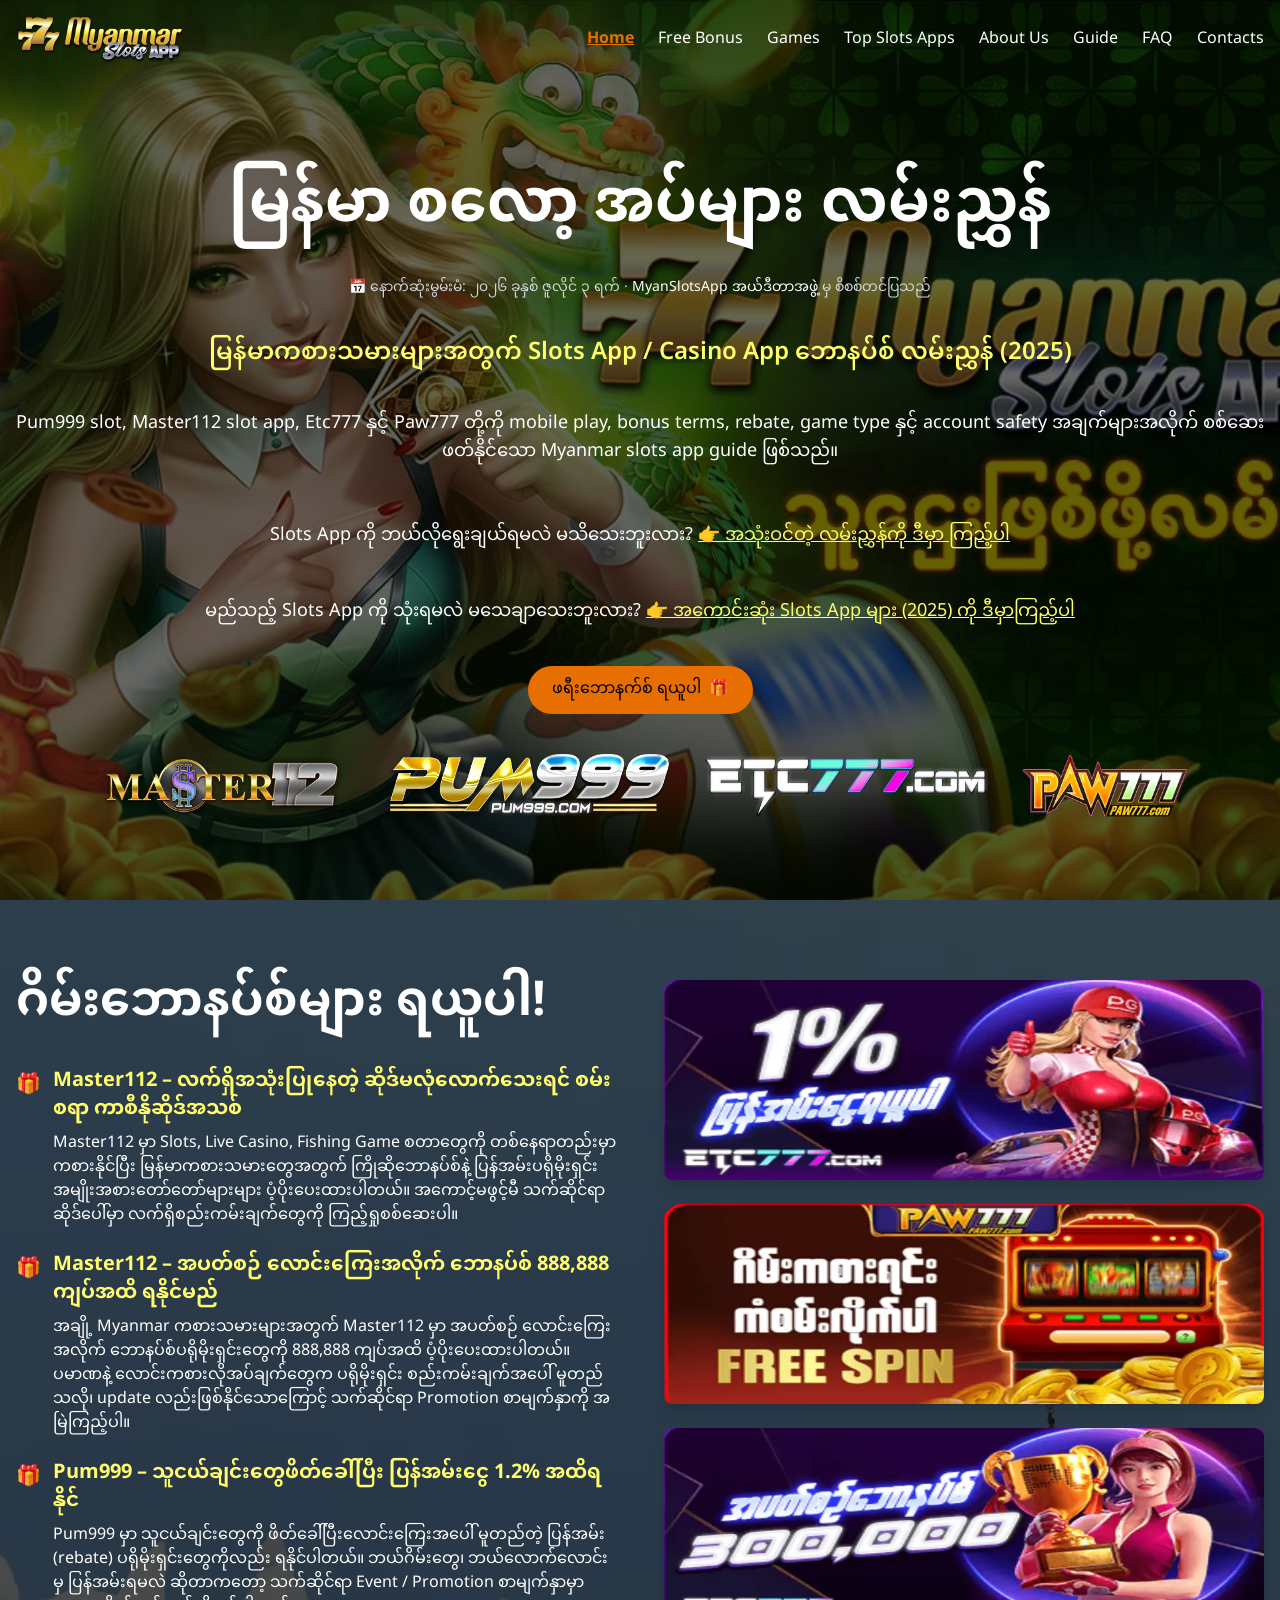
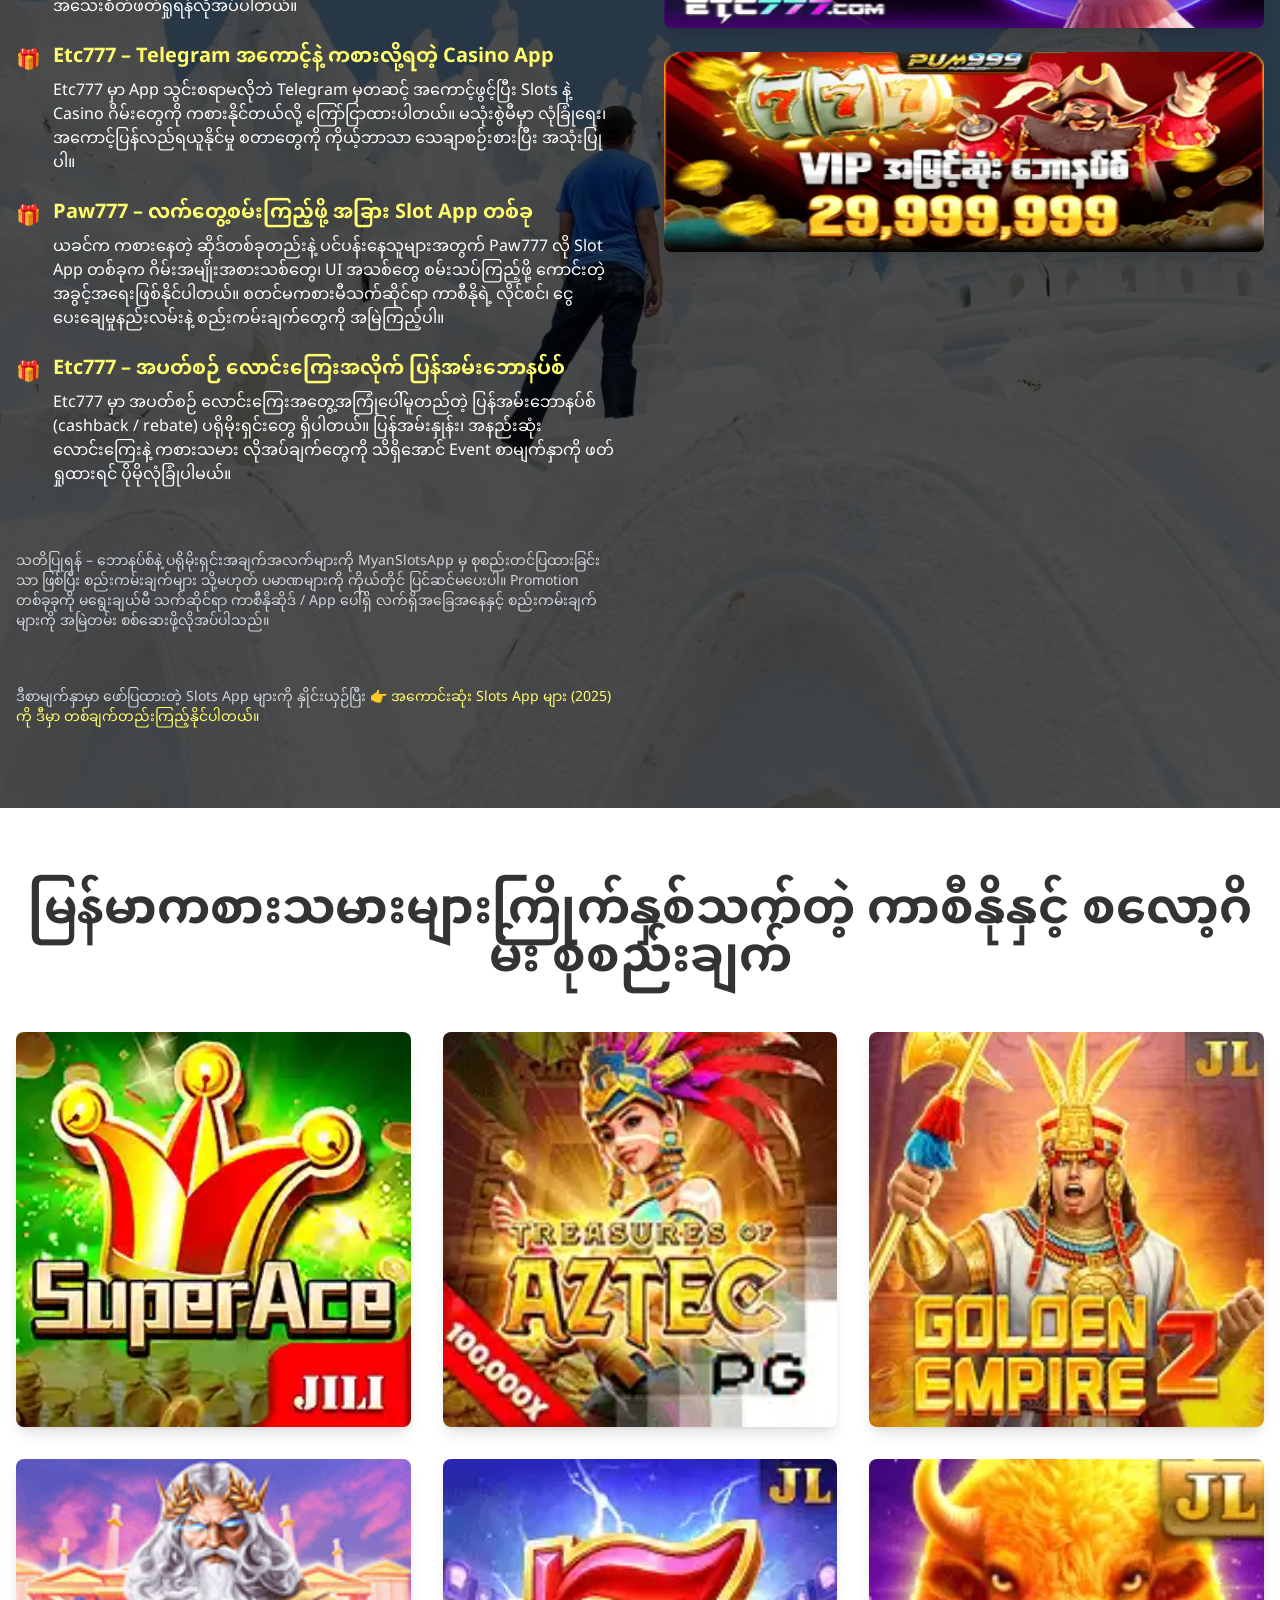
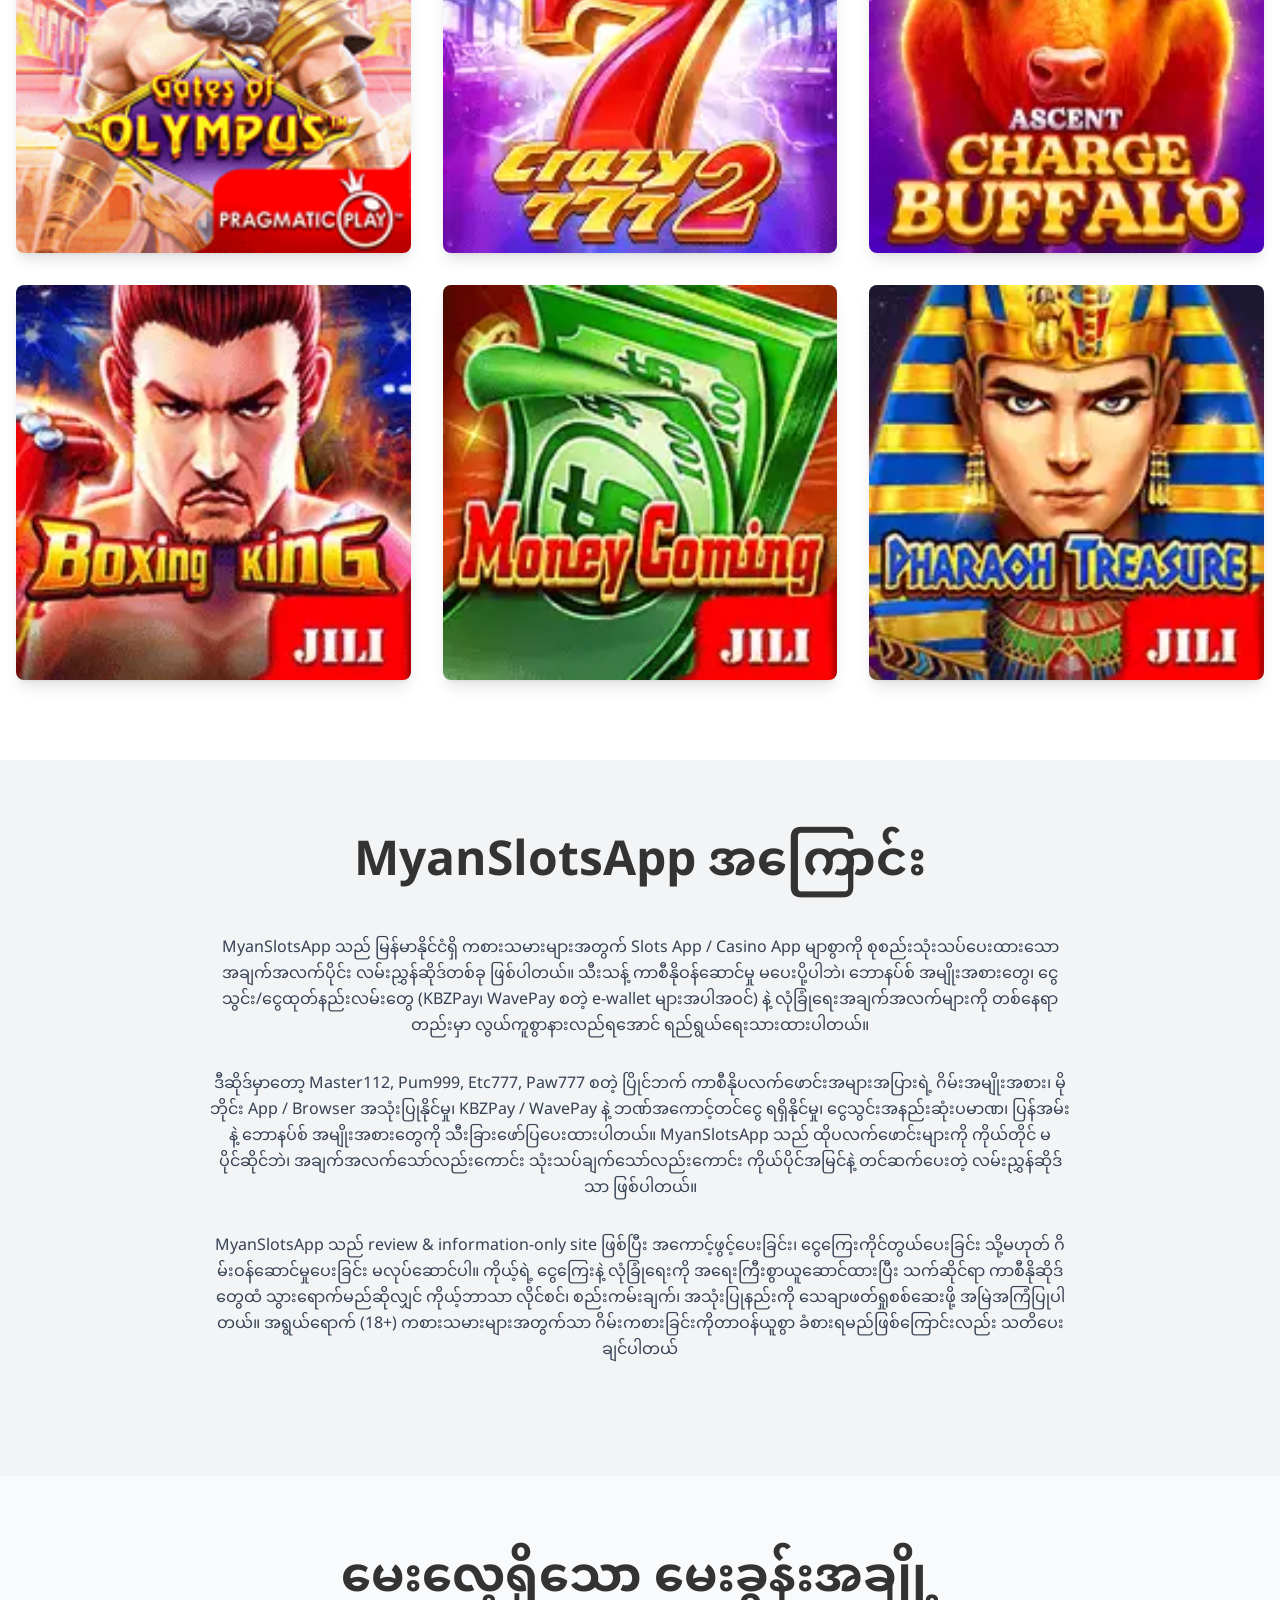
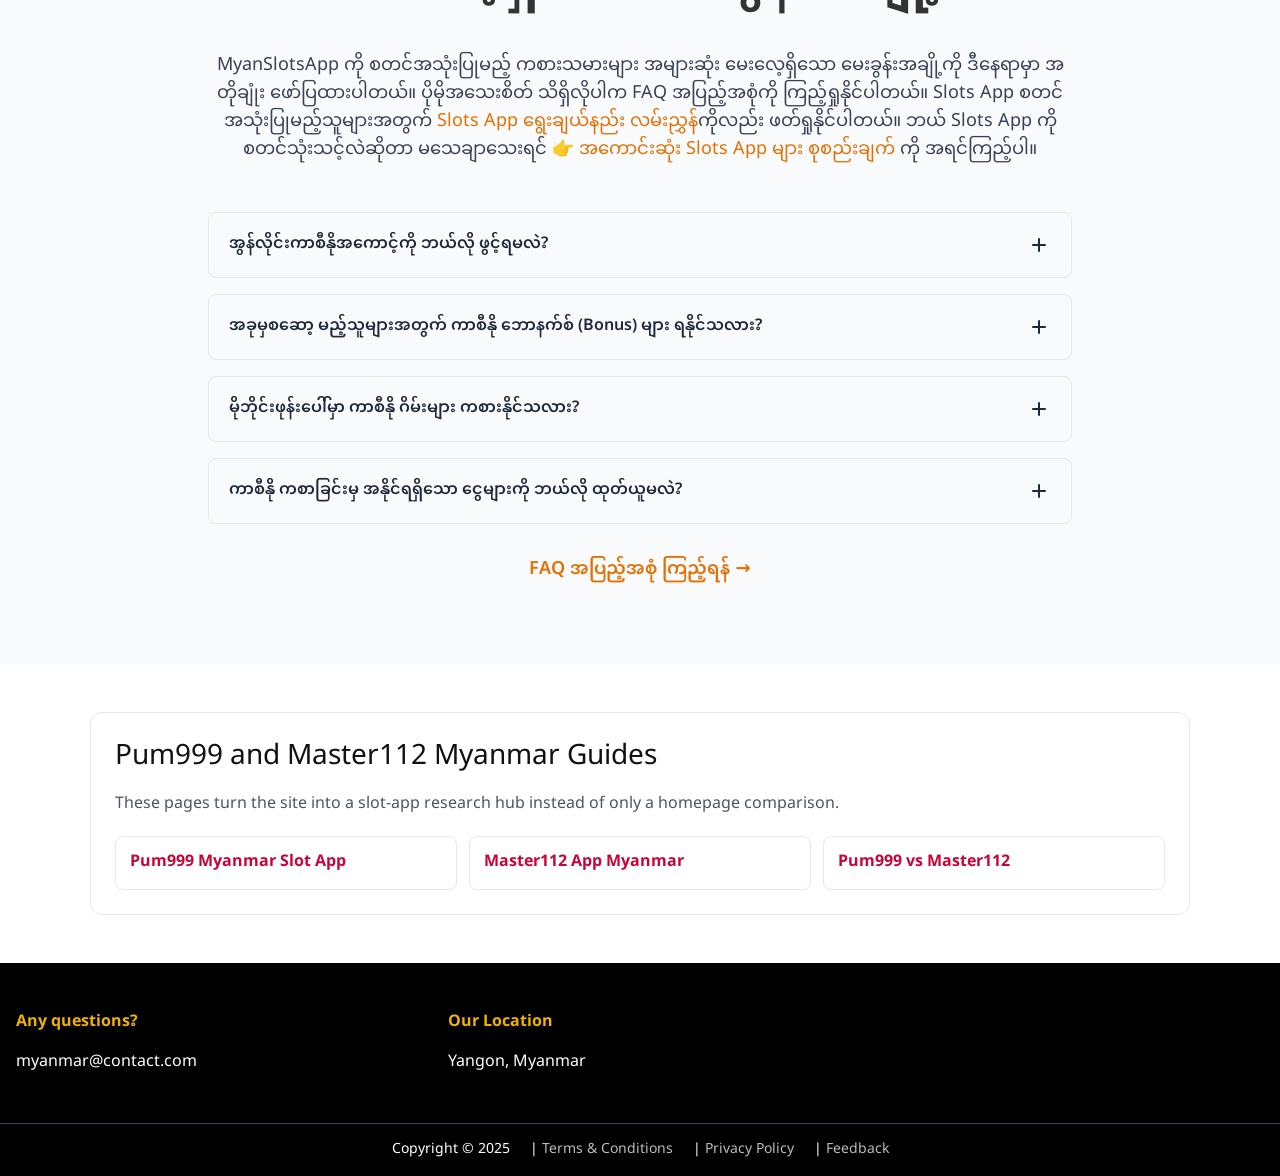
<file: index.html>
<!DOCTYPE html><html lang="my-MM"><head>
    <meta name="google-site-verification" content="vOUYNGmIjc0CT_7eGal6iRkZMOnfpesZxJbQDNwpsFY">
  <meta name="msvalidate.01" content="F31A3989097533BDEBEE5C6AB2C37732">
      <!-- Google tag (gtag.js) -->
    <script async="" src="https://www.googletagmanager.com/gtag/js?id=G-PZT5Q70SZC"></script>
    <script>
      window.dataLayer = window.dataLayer || [];
      function gtag(){dataLayer.push(arguments);}
      gtag('js', new Date());

      gtag('config', 'G-PZT5Q70SZC');
    </script>
    <meta name="robots" content="index, follow">

    <meta charset="UTF-8">
    <meta name="viewport" content="width=device-width, initial-scale=1">
    <title>MyanSlotsApp - Pum999, Master112 & Myanmar Slots App Guide</title>
    <meta name="description" content="MyanSlotsApp compares Pum999 slot, Master112 slot app, Etc777, Paw777 and Myanmar slots app bonuses, mobile play, payment notes, and safer game checks.">
    <link rel="canonical" href="https://myanslotsapp.com/">
    <link rel="alternate" hreflang="my-MM" href="https://myanslotsapp.com/">
    <link rel="alternate" hreflang="x-default" href="https://myanslotsapp.com/">
    
    <link rel="preload" href="index-d25-19a2.css" as="style" onload="this.onload=null;this.rel='stylesheet'">
    <noscript><link rel="stylesheet" href="index-d25-19a2.css"></noscript>
    
    <link rel="preconnect" href="https://www.googletagmanager.com" crossorigin="">
    <link rel="preconnect" href="https://static.cloudflareinsights.com" crossorigin="">

    <link rel="icon" sizes="16x16" href="./assets/logo/favicon-16x16.ico">
    <link rel="icon" sizes="32x32" href="./assets/logo/favicon-32x32.ico">
    <link rel="icon" sizes="192x192" href="./assets/logo/favicon-192x192.ico">
    <link rel="icon" sizes="256x256" href="./assets/logo/favicon-256x256.ico">

    <link rel="preconnect" href="https://fonts.googleapis.com">
    <link rel="preconnect" href="https://fonts.gstatic.com" crossorigin="">
    <link href="https://fonts.googleapis.com/css2?family=Noto+Sans+Myanmar:wght@300;400;500;700&amp;display=swap" rel="stylesheet">

    <meta property="og:title" content="MyanSlotsApp - Pum999, Master112 & Myanmar Slots App Guide">
    <meta property="og:description" content="Pum999 slot, Master112 slot app, Etc777 and Paw777 comparison guide for Myanmar players checking slots apps, bonuses and mobile play.">
    <meta property="og:type" content="website">
    <meta property="og:url" content="https://myanslotsapp.com/">
    <meta property="og:image" content="https://myanslotsapp.com/assets/image/myanslotsapp-background.webp">
    <meta property="og:image:width" content="1200">
    <meta property="og:image:height" content="630">
    <meta property="og:image:alt" content="MyanSlotsApp Myanmar Online Casino Bonuses and Free Games">
    <meta property="og:site_name" content="MyanSlotsApp">
    <meta property="og:locale" content="my_MM">

    <meta name="twitter:card" content="summary_large_image">
    <meta name="twitter:title" content="MyanSlotsApp - Pum999, Master112 & Myanmar Slots App Guide">
    <meta name="twitter:description" content="Pum999 slot, Master112 slot app, Etc777 and Paw777 comparison guide for Myanmar players checking slots apps, bonuses and mobile play.">
    <meta name="twitter:image" content="https://myanslotsapp.com/assets/image/myanslotsapp-background.webp">

    <script type="application/ld+json">
  {
    "@context": "https://schema.org",
    "@type": "Organization",
    "@id": "https://myanslotsapp.com/#organization",
    "mainEntityOfPage": {
      "@type": "WebPage",
      "@id": "https://myanslotsapp.com/"
    },
    "name": "MyanSlotsApp",
    "alternateName": "Myanmar Slots App Online",
    "url": "https://myanslotsapp.com/",
    "logo": "https://myanslotsapp.com/assets/logo/logo.png",
    "sameAs": [
      "https://www.facebook.com/myanslotsapp/"
    ]
  }
  </script>

  <!-- Breadcrumb Schema -->
  
  
  <script type="application/ld+json">
  {
    "@context": "https://schema.org",
    "@type": "WebSite",
    "mainEntityOfPage": {
      "@type": "WebPage",
      "@id": "https://myanslotsapp.com/"
    },
    "name": "MyanSlotsApp",
    "url": "https://myanslotsapp.com/",
    "inLanguage": "my-MM"
  }
  </script>

  <script type="application/ld+json">
  {
    "@context": "https://schema.org",
    "@type": "WebPage",
    "name": "Myanmar Slots App Guide",
    "url": "https://myanslotsapp.com/",
    "inLanguage": "my-MM",
    "dateModified": "2026-07-03",
    "author": {
      "@type": "Organization",
      "name": "MyanSlotsApp Editorial",
      "url": "https://myanslotsapp.com/"
    },
    "publisher": {
      "@type": "Organization",
      "name": "MyanSlotsApp",
      "url": "https://myanslotsapp.com/"
    }
  }
  </script>
    <!-- Enhanced SEO Myanmar App Schema -->

  <style>
    /* Critical CSS to prevent layout shifts and FOUC */
    body {
      font-family: "Noto Sans Myanmar", ui-sans-serif, system-ui, sans-serif;
      color: #333;
    }
    #home {
      min-height: 100vh;
    }
    .h-16 {
      height: 4rem; /* 16 * 0.25rem */
    }
    .mx-auto {
      margin-left: auto;
      margin-right: auto;
    }
    html {
      scroll-behavior: smooth;
      scroll-padding-top: 6rem;
    }
    @keyframes heartbeat {
      0%, 25%, 100% { transform: scale(1); }
      10% { transform: scale(1.15); }
    }
    .animate-heartbeat {
      animation: heartbeat 1.75s ease-in-out infinite;
    }
    @keyframes gift-pulse {
      0%, 100% { transform: scale(1) rotate(0); }
      5% { transform: scale(1.3) rotate(-5deg); }
      10% { transform: scale(1.3) rotate(5deg); }
      15% { transform: scale(1) rotate(0); }
    }
    .animate-gift-pulse {
      animation: gift-pulse 1.5s ease-in-out infinite;
    }
    .fade-in-section {
      opacity: 0;
      transform: translateY(2rem);
      transition: opacity 0.6s ease-out, transform 0.6s ease-out;
    }
    .fade-in-section.is-visible {
      opacity: 1;
      transform: translateY(0);
    }
    /* coin animation removed to improve interaction performance on mobile */
    .faq-answer {
        transition: max-height 0.5s ease-in-out;
    }
    .footer-link-disabled {
      color: #bbb;
      cursor: default;
    }
    .footer-links li a .arrow {
      display: none;
    }
    @media (max-width: 768px) {
      .footer-links li a .arrow {
        display: inline;
        margin-right: 6px;
        color: #fbbf24; /* yellow-400 */
      }
      /* Disable continuous animations on small screens to reduce CPU work and improve responsiveness */
      .animate-gift-pulse {
        animation: none !important;
      }
    }
  </style>
  <script src="/assets/affiliate-click-tracking.js" defer></script>
</head>

<body class="text-gray-900">
  <header id="navbar" class="fixed w-full z-50 transition-colors duration-300 bg-black/90 md:bg-transparent">
    <div class="max-w-7xl mx-auto px-4 py-4 flex justify-between items-center">
      <div class="flex items-center space-x-2">
        <img src="./assets/logo/Myanmar-Slots-App-logo-horizontal.png" alt="MyanSlotsApp official logo - မြန်မာစလော့အပ်ပီကလေးရှင်း" class="h-12" width="169" height="48" fetchpriority="high">
      </div>
      <nav class="hidden md:flex space-x-6 text-white">
        <a href="#home" class="text-[#e76e01] font-bold underline">Home</a>
        <a href="#bonus" class="hover:text-[#CA0536] hover:underline">Free Bonus</a>
        <a href="#games" class="hover:text-[#CA0536] hover:underline">Games</a>
        <a href="/best-slots-apps-myanmar/" class="hover:text-[#CA0536] hover:underline">Top Slots Apps</a>
        <a href="#about" class="hover:text-[#CA0536] hover:underline">About Us</a>
        <a href="/how-to-choose-slots-app-myanmar/" class="hover:text-[#CA0536] hover:underline">Guide</a>
        <a href="/faq/" class="hover:text-[#CA0536] hover:underline">FAQ</a>
        <a href="#contact" class="hover:text-[#CA0536] hover:underline">Contacts</a>
      </nav>
      <button id="mobile-menu-button" aria-label="Open menu" aria-expanded="false" aria-controls="mobile-menu" class="md:hidden text-white text-3xl focus:outline-none">
  ☰
</button>
    </div>
    <div id="mobile-menu" class="hidden md:hidden">
      <nav class="px-2 pt-2 pb-3 space-y-1 bg-black/90">
        <a href="#home" class="text-[#e76e01] font-bold block px-3 py-2 rounded-md text-base underline">Home</a>
        <a href="#bonus" class="text-white hover:text-[#CA0536] block px-3 py-2 rounded-md text-base font-medium hover:underline">Free Bonus</a>
        <a href="#games" class="text-white hover:text-[#CA0536] block px-3 py-2 rounded-md text-base font-medium hover:underline">Games</a>
        <a href="/best-slots-apps-myanmar/" class="text-white hover:text-[#CA0536] block px-3 py-2 rounded-md text-base font-medium hover:underline">Top Slots Apps</a>
        <a href="#about" class="text-white hover:text-[#CA0536] block px-3 py-2 rounded-md text-base font-medium hover:underline">About Us</a>
        <a href="/how-to-choose-slots-app-myanmar/" class="text-white hover:text-[#CA0536] block px-3 py-2 rounded-md text-base font-medium hover:underline">Guide</a>
        <a href="/faq/" class="text-white hover:text-[#CA0536] block px-3 py-2 rounded-md text-base font-medium hover:underline">FAQ</a>
        <a href="#contact" class="text-white hover:text-[#CA0536] block px-3 py-2 rounded-md text-base font-medium hover:underline">Contacts</a>
      </nav>
    </div>
  </header>

  <main>
    <div id="home" tabindex="-1" class="relative min-h-screen pt-24 flex flex-col items-center justify-center gap-y-6 md:gap-y-10 text-center">
      <img src="./assets/image/myanslotsapp-background.webp" alt="MyanSlotsApp Myanmar online casino slots and games background for myanmar players" class="absolute inset-0 w-full h-full object-cover -z-10" fetchpriority="high" width="1920" height="1080">
      <div class="absolute inset-0 bg-black/60 -z-10"></div>
      <h1 class="text-4xl sm:text-5xl md:text-6xl font-bold text-white">မြန်မာ စလော့ အပ်များ လမ်းညွှန်</h1>
      <p class="text-sm text-gray-300">📅 နောက်ဆုံးမွမ်းမံ: ၂၀၂၆ ခုနှစ် ဇူလိုင် ၃ ရက် · <span class="text-white">MyanSlotsApp အယ်ဒီတာအဖွဲ့</span> မှ စိစစ်တင်ပြသည်</p>
      <p class="text-xl sm:text-2xl text-[#fffd6c] font-semibold">
        မြန်မာကစားသမားများအတွက် Slots App / Casino App ဘောနပ်စ် လမ်းညွှန် (2025)
      </p>
      <p class="text-lg text-white max-w-3xl px-4">
        Pum999 slot, Master112 slot app, Etc777 နှင့် Paw777 တို့ကို mobile play, bonus terms, rebate, game type နှင့် account safety အချက်များအလိုက် စစ်ဆေးဖတ်နိုင်သော Myanmar slots app guide ဖြစ်သည်။
      </p>
      <p class="text-lg text-white mt-4">Slots App ကို ဘယ်လိုရွေးချယ်ရမလဲ မသိသေးဘူးလား? <a href="/how-to-choose-slots-app-myanmar/" class="text-[#fffd6c] hover:text-[#e76e01] underline">👉 အသုံးဝင်တဲ့ လမ်းညွှန်ကို ဒီမှာ ကြည့်ပါ</a></p>
      <p class="text-lg text-white mt-2">မည်သည့် Slots App ကို သုံးရမလဲ မသေချာသေးဘူးလား? <a href="/best-slots-apps-myanmar/" class="text-[#fffd6c] hover:text-[#e76e01] underline">👉 အကောင်းဆုံး Slots App များ (2025) ကို ဒီမှာကြည့်ပါ</a></p>
      <div class="flex flex-col sm:flex-row gap-4">
        <a href="#bonus" class="bg-[#e76e01] text-black px-6 py-3 rounded-full flex items-center justify-center space-x-2 transition-transform duration-300 hover:scale-110">
          <span>ဖရီးဘောနက်စ် ရယူပါ</span>
          <span class="inline-block animate-gift-pulse">🎁</span>
        </a>
      </div>
      <div class="flex w-full flex-col items-center gap-8 max-w-7xl px-4 md:flex-row md:justify-center md:gap-8 md:px-0 text-white">
        <div class="text-white text-center">
          <a href="/go/sa" target="_blank" rel="sponsored nofollow noopener noreferrer">
            <img src="./assets/logo/MASTER112.webp" alt="Master112 casino logo for Myanmar players" class="mx-auto animate-heartbeat h-16 md:h-auto" fetchpriority="high">
          </a>
        </div>
        <div class="text-white text-center">
          <a href="/go/sa2" target="_blank" rel="sponsored nofollow noopener noreferrer">
            <img src="./assets/logo/PUM999.webp" alt="Pum999 online casino logo for Myanmar" class="mx-auto animate-heartbeat h-16 md:h-auto" fetchpriority="high">
          </a>
        </div>
        <div class="text-white text-center">
          <a href="/go/sa" target="_blank" rel="sponsored nofollow noopener noreferrer">
            <img src="./assets/logo/ETC777.webp" alt="Etc777 casino logo for Myanmar online games" class="mx-auto animate-heartbeat h-16 md:h-auto" fetchpriority="high">
          </a>
        </div>
        <div class="text-white text-center">
          <a href="/go/sa2" target="_blank" rel="sponsored nofollow noopener noreferrer">
            <img src="./assets/logo/Paw777.webp" alt="Paw777 casino brand logo for Myanmar" class="mx-auto animate-heartbeat h-16 md:h-auto" fetchpriority="high">
          </a>
        </div>
      </div>
    </div>

    <section id="bonus" class="relative py-20 text-white">
      <img src="./assets/image/BG2.avif" alt="Myanmar casino bonus background – MyanSlotsApp promotion banner" class="absolute inset-0 w-full h-full object-cover -z-10" loading="lazy">
      <div class="absolute inset-0 bg-black/70 -z-10"></div>
      <div class="relative max-w-7xl mx-auto px-4 grid md:grid-cols-2 gap-12 items-start fade-in-section">
        <div class="flex flex-col gap-y-10">
          <h2 class="text-3xl sm:text-4xl md:text-5xl font-bold">ဂိမ်းဘောနပ်စ်များ ရယူပါ!</h2>
          <ul class="space-y-6">
            <li class="flex items-start gap-x-3">
              <span class="inline-block animate-gift-pulse text-xl pt-1">🎁</span>
              <div>
                <a href="/go/sa" class="font-bold text-[#fffd6c] hover:text-[#e76e01] hover:underline text-lg md:text-xl" target="_blank" rel="sponsored nofollow noopener noreferrer">Master112 – လက်ရှိအသုံးပြုနေတဲ့ ဆိုဒ်မလုံလောက်သေးရင် စမ်းစရာ ကာစီနိုဆိုဒ်အသစ်</a><span class="block mt-2">Master112 မှာ Slots, Live Casino, Fishing Game စတာတွေကို တစ်နေရာတည်းမှာ ကစားနိုင်ပြီး မြန်မာကစားသမားတွေအတွက် ကြိုဆိုဘောနပ်စ်နဲ့ ပြန်အမ်းပရိုမိုးရှင်း အမျိုးအစားတော်တော်များများ ပံ့ပိုးပေးထားပါတယ်။ အကောင့်မဖွင့်မီ သက်ဆိုင်ရာဆိုဒ်ပေါ်မှာ လက်ရှိစည်းကမ်းချက်တွေကို ကြည့်ရှုစစ်ဆေးပါ။</span>
              </div>
            </li>
            <li class="flex items-start gap-x-3">
              <span class="inline-block animate-gift-pulse text-xl pt-1">🎁</span>
              <div>
                <a href="/go/sa2" class="font-bold text-[#fffd6c] hover:text-[#e76e01] hover:underline text-lg md:text-xl" target="_blank" rel="sponsored nofollow noopener noreferrer">Master112 – အပတ်စဉ် လောင်းကြေးအလိုက် ဘောနပ်စ် 888,888 ကျပ်အထိ ရနိုင်မည်</a><span class="block mt-2">အချို့ Myanmar ကစားသမားများအတွက် Master112 မှာ အပတ်စဉ် လောင်းကြေးအလိုက် ဘောနပ်စ်ပရိုမိုးရှင်းတွေကို 888,888 ကျပ်အထိ ပံ့ပိုးပေးထားပါတယ်။ ပမာဏနဲ့ လောင်းကစားလိုအပ်ချက်တွေက ပရိုမိုးရှင်း စည်းကမ်းချက်အပေါ် မူတည်သလို၊ update လည်းဖြစ်နိုင်သောကြောင့် သက်ဆိုင်ရာ Promotion စာမျက်နှာကို အမြဲကြည့်ပါ။</span>
              </div>
            </li>
            <li class="flex items-start gap-x-3">
              <span class="inline-block animate-gift-pulse text-xl pt-1">🎁</span>
              <div>
                <a href="/go/sa" class="font-bold text-[#fffd6c] hover:text-[#e76e01] hover:underline text-lg md:text-xl" target="_blank" rel="sponsored nofollow noopener noreferrer">Pum999 – သူငယ်ချင်းတွေဖိတ်ခေါ်ပြီး ပြန်အမ်းငွေ 1.2% အထိရနိုင်</a><span class="block mt-2">Pum999 မှာ သူငယ်ချင်းတွေကို ဖိတ်ခေါ်ပြီးလောင်းကြေးအပေါ် မူတည်တဲ့ ပြန်အမ်း (rebate) ပရိုမိုးရှင်းတွေကိုလည်း ရနိုင်ပါတယ်။ ဘယ်ဂိမ်းတွေ၊ ဘယ်လောက်လောင်းမှ ပြန်အမ်းရမလဲ ဆိုတာကတော့ သက်ဆိုင်ရာ Event / Promotion စာမျက်နှာမှာ အသေးစိတ်ဖတ်ရှုရန်လိုအပ်ပါတယ်။</span>
              </div>
            </li>
            <li class="flex items-start gap-x-3">
              <span class="inline-block animate-gift-pulse text-xl pt-1">🎁</span>
              <div>
                <a href="/go/sa2" class="font-bold text-[#fffd6c] hover:text-[#e76e01] hover:underline text-lg md:text-xl" target="_blank" rel="sponsored nofollow noopener noreferrer">Etc777 – Telegram အကောင့်နဲ့ ကစားလို့ရတဲ့ Casino App</a><span class="block mt-2">Etc777 မှာ App သွင်းစရာမလိုဘဲ Telegram မှတဆင့် အကောင့်ဖွင့်ပြီး Slots နဲ့ Casino ဂိမ်းတွေကို ကစားနိုင်တယ်လို့ ကြော်ငြာထားပါတယ်။ မသုံးစွဲမီမှာ လုံခြုံရေး၊ အကောင့်ပြန်လည်ရယူနိုင်မှု စတာတွေကို ကိုယ့်ဘာသာ သေချာစဉ်းစားပြီး အသုံးပြုပါ။</span>
              </div>
            </li>
            <li class="flex items-start gap-x-3">
              <span class="inline-block animate-gift-pulse text-xl pt-1">🎁</span>
              <div>
                <a href="/go/sa" class="font-bold text-[#fffd6c] hover:text-[#e76e01] hover:underline text-lg md:text-xl" target="_blank" rel="sponsored nofollow noopener noreferrer">Paw777 – လက်တွေ့စမ်းကြည့်ဖို့ အခြား Slot App တစ်ခု</a><span class="block mt-2">ယခင်က ကစားနေတဲ့ ဆိုဒ်တစ်ခုတည်းနဲ့ ပင်ပန်းနေသူများအတွက် Paw777 လို Slot App တစ်ခုက ဂိမ်းအမျိုးအစားသစ်တွေ၊ UI အသစ်တွေ စမ်းသပ်ကြည့်ဖို့ ကောင်းတဲ့အခွင့်အရေးဖြစ်နိုင်ပါတယ်။ စတင်မကစားမီသက်ဆိုင်ရာ ကာစီနိုရဲ့ လိုင်စင်၊ ငွေပေးချေမှုနည်းလမ်းနဲ့ စည်းကမ်းချက်တွေကို အမြဲကြည့်ပါ။</span>
              </div>
            </li>
            <li class="flex items-start gap-x-3">
              <span class="inline-block animate-gift-pulse text-xl pt-1">🎁</span>
              <div>
                <a href="/go/sa2" class="font-bold text-[#fffd6c] hover:text-[#e76e01] hover:underline text-lg md:text-xl" target="_blank" rel="sponsored nofollow noopener noreferrer">Etc777 – အပတ်စဉ် လောင်းကြေးအလိုက် ပြန်အမ်းဘောနပ်စ်</a><span class="block mt-2">Etc777 မှာ အပတ်စဉ် လောင်းကြေးအတွေ့အကြုံပေါ်မူတည်တဲ့ ပြန်အမ်းဘောနပ်စ် (cashback / rebate) ပရိုမိုးရှင်းတွေ ရှိပါတယ်။ ပြန်အမ်းနှုန်း၊ အနည်းဆုံးလောင်းကြေးနဲ့ ကစားသမား လိုအပ်ချက်တွေကို သိရှိအောင် Event စာမျက်နှာကို ဖတ်ရှုထားရင် ပိုမိုလုံခြုံပါမယ်။</span>
              </div>
            </li>
          </ul>
          <p class="mt-6 text-sm text-gray-300">
            သတိပြုရန် – ဘောနပ်စ်နဲ့ ပရိုမိုးရှင်းအချက်အလက်များကို MyanSlotsApp မှ စုစည်းတင်ပြထားခြင်းသာ ဖြစ်ပြီး
            စည်းကမ်းချက်များ သို့မဟုတ် ပမာဏများကို ကိုယ်တိုင် ပြင်ဆင်မပေးပါ။ Promotion တစ်ခုခုကို မရွေးချယ်မီ သက်ဆိုင်ရာ ကာစီနိုဆိုဒ် / App ပေါ်ရှိ လက်ရှိအခြေအနေနှင့် စည်းကမ်းချက်များကို အမြဲတမ်း စစ်ဆေးဖို့လိုအပ်ပါသည်။
          </p>
          <p class="mt-4 text-sm text-gray-300">ဒီစာမျက်နှာမှာ ဖော်ပြထားတဲ့ Slots App များကို နှိုင်းယှဉ်ပြီး <a href="/best-slots-apps-myanmar/" class="text-[#fffd6c] hover:underline">👉 အကောင်းဆုံး Slots App များ (2025) ကို ဒီမှာ တစ်ချက်တည်းကြည့်နိုင်ပါတယ်။</a></p>
        </div>
        <div class="flex flex-col gap-6">
          <div class="overflow-hidden rounded-lg shadow-lg">
            <a href="/go/sa" target="_blank" rel="sponsored nofollow noopener noreferrer">
              <img src="./assets/image/ETC777-REturn-Bonus.webp" alt="ETC777 return bonus banner with cashback, rewards, and slot promotions for Myanmar players" class="w-full aspect-[30/10] object-cover transition-transform duration-300 hover:scale-110" fetchpriority="high" width="600" height="200">
            </a>
          </div>
          <div class="overflow-hidden rounded-lg shadow-lg">
            <a href="/go/sa2" target="_blank" rel="sponsored nofollow noopener noreferrer">
              <img src="./assets/image/PAW777-Free-Spin.webp" alt="PAW777 free spin online casino bonus banner for Myanmar slots players" class="w-full aspect-[30/10] object-cover transition-transform duration-300 hover:scale-110" width="600" height="200" fetchpriority="high">
            </a>
          </div>
          <div class="overflow-hidden rounded-lg shadow-lg">
            <a href="/go/sa" target="_blank" rel="sponsored nofollow noopener noreferrer">
              <img src="./assets/image/ETC777-Weekly-Bonus-Banner.webp" alt="ETC777 weekly bet bonus offer for Myanmar online casino and slot players" class="w-full aspect-[30/10] object-cover transition-transform duration-300 hover:scale-110" fetchpriority="high" width="600" height="200">
            </a>
          </div>
          <div class="overflow-hidden rounded-lg shadow-lg">
            <a href="/go/sa2" target="_blank" rel="sponsored nofollow noopener noreferrer">
              <img src="./assets/image/PUM999-VIP-BONUS.webp" alt="Pum999 vip online casino bonus promotion for Myanmar players" class="w-full aspect-[30/10] object-cover transition-transform duration-300 hover:scale-110" fetchpriority="high" width="600" height="200">
            </a>
          </div>
        </div>
      </div>
    </section>

    <section id="games" class="py-20">
      <div class="max-w-7xl mx-auto px-4 text-center fade-in-section">
        <h2 class="text-3xl sm:text-4xl md:text-5xl font-bold mb-12">မြန်မာကစားသမားများကြိုက်နှစ်သက်တဲ့ ကာစီနိုနှင့် စလော့ဂိမ်း စုစည်းချက်</h2>
        <div class="grid grid-cols-2 md:grid-cols-3 gap-8">
          <div class="group relative bg-white rounded-lg shadow-lg overflow-hidden game-card">
            <img src="./assets/image/super ace.webp" alt="Super Ace slot machine game Myanmar online casino" class="w-full aspect-square object-cover transition-transform duration-300 group-hover:scale-110" loading="lazy" width="170" height="170">
            <div class="button-overlay absolute inset-0 flex flex-col items-center justify-center space-y-2 bg-black/60 opacity-0 pointer-events-none md:group-hover:opacity-100 md:group-hover:pointer-events-auto transition-opacity duration-300">
              <a href="/go/sa" class="bg-[#FB2056] hover:bg-[#CA0536] text-white text-sm px-3 py-1.5 rounded-full transition-all duration-300 hover:scale-105" target="_blank" rel="sponsored nofollow noopener noreferrer">Play in - Master112</a>
              <a href="/go/sa2" class="bg-[#FB2056] hover:bg-[#CA0536] text-white text-sm px-3 py-1.5 rounded-full transition-all duration-300 hover:scale-105" target="_blank" rel="sponsored nofollow noopener noreferrer">Play in - Etc777</a>
              <a href="/go/sa" class="bg-[#FB2056] hover:bg-[#CA0536] text-white text-sm px-3 py-1.5 rounded-full transition-all duration-300 hover:scale-105" target="_blank" rel="sponsored nofollow noopener noreferrer">Play in - Paw777</a>
            </div>
          </div>
          <div class="group relative bg-white rounded-lg shadow-lg overflow-hidden game-card">
            <img src="./assets/image/aztec bank.webp" alt="Aztec Bank slot game for Myanmar casino players" class="w-full aspect-square object-cover transition-transform duration-300 group-hover:scale-110" loading="lazy" width="170" height="170">
            <div class="button-overlay absolute inset-0 flex flex-col items-center justify-center space-y-2 bg-black/60 opacity-0 pointer-events-none md:group-hover:opacity-100 md:group-hover:pointer-events-auto transition-opacity duration-300">
              <a href="/go/sa2" class="bg-[#FB2056] hover:bg-[#CA0536] text-white text-sm px-3 py-1.5 rounded-full transition-all duration-300 hover:scale-105" target="_blank" rel="sponsored nofollow noopener noreferrer">Play in - Pum999</a>
              <a href="/go/sa" class="bg-[#FB2056] hover:bg-[#CA0536] text-white text-sm px-3 py-1.5 rounded-full transition-all duration-300 hover:scale-105" target="_blank" rel="sponsored nofollow noopener noreferrer">Play in - Paw777</a>
              <a href="/go/sa2" class="bg-[#FB2056] hover:bg-[#CA0536] text-white text-sm px-3 py-1.5 rounded-full transition-all duration-300 hover:scale-105" target="_blank" rel="sponsored nofollow noopener noreferrer">Play in - Etc777</a>
            </div>
          </div>
          <div class="group relative bg-white rounded-lg shadow-lg overflow-hidden game-card">
            <img src="./assets/image/golden empire.webp" alt="Golden Empire fish shooting arcade casino game for Myanmar players" class="w-full aspect-square object-cover transition-transform duration-300 group-hover:scale-110" loading="lazy" width="170" height="170">
            <div class="button-overlay absolute inset-0 flex flex-col items-center justify-center space-y-2 bg-black/60 opacity-0 pointer-events-none md:group-hover:opacity-100 md:group-hover:pointer-events-auto transition-opacity duration-300">
              <a href="/go/sa" class="bg-[#FB2056] hover:bg-[#CA0536] text-white text-sm px-3 py-1.5 rounded-full transition-all duration-300 hover:scale-105" target="_blank" rel="sponsored nofollow noopener noreferrer">Play in - Master112</a>
              <a href="/go/sa2" class="bg-[#FB2056] hover:bg-[#CA0536] text-white text-sm px-3 py-1.5 rounded-full transition-all duration-300 hover:scale-105" target="_blank" rel="sponsored nofollow noopener noreferrer">Play in - Pum999</a>
              <a href="/go/sa" class="bg-[#FB2056] hover:bg-[#CA0536] text-white text-sm px-3 py-1.5 rounded-full transition-all duration-300 hover:scale-105" target="_blank" rel="sponsored nofollow noopener noreferrer">Play in - Paw777</a>
            </div>
          </div>
          <div class="group relative bg-white rounded-lg shadow-lg overflow-hidden game-card">
            <img src="./assets/image/olympus gate.png" alt="Olympus Gate mythological slot game Myanmar casino" class="w-full aspect-square object-cover transition-transform duration-300 group-hover:scale-110" loading="lazy" width="170" height="170">
            <div class="button-overlay absolute inset-0 flex flex-col items-center justify-center space-y-2 bg-black/60 opacity-0 pointer-events-none md:group-hover:opacity-100 md:group-hover:pointer-events-auto transition-opacity duration-300">
              <a href="/go/sa2" class="bg-[#FB2056] hover:bg-[#CA0536] text-white text-sm px-3 py-1.5 rounded-full transition-all duration-300 hover:scale-105" target="_blank" rel="sponsored nofollow noopener noreferrer">Play in - Etc777</a>
              <a href="/go/sa" class="bg-[#FB2056] hover:bg-[#CA0536] text-white text-sm px-3 py-1.5 rounded-full transition-all duration-300 hover:scale-105" target="_blank" rel="sponsored nofollow noopener noreferrer">Play in - Master112</a>
              <a href="/go/sa2" class="bg-[#FB2056] hover:bg-[#CA0536] text-white text-sm px-3 py-1.5 rounded-full transition-all duration-300 hover:scale-105" target="_blank" rel="sponsored nofollow noopener noreferrer">Play in - Pum999</a>
            </div>
          </div>
          <div class="group relative bg-white rounded-lg shadow-lg overflow-hidden game-card">
            <img src="./assets/image/777.webp" alt="777 classic slot machine Myanmar casino online" class="w-full aspect-square object-cover transition-transform duration-300 group-hover:scale-110" loading="lazy" width="170" height="170">
            <div class="button-overlay absolute inset-0 flex flex-col items-center justify-center space-y-2 bg-black/60 opacity-0 pointer-events-none md:group-hover:opacity-100 md:group-hover:pointer-events-auto transition-opacity duration-300">
              <a href="/go/sa" class="bg-[#FB2056] hover:bg-[#CA0536] text-white text-sm px-3 py-1.5 rounded-full transition-all duration-300 hover:scale-105" target="_blank" rel="sponsored nofollow noopener noreferrer">Play in - Paw777</a>
              <a href="/go/sa2" class="bg-[#FB2056] hover:bg-[#CA0536] text-white text-sm px-3 py-1.5 rounded-full transition-all duration-300 hover:scale-105" target="_blank" rel="sponsored nofollow noopener noreferrer">Play in - Etc777</a>
              <a href="/go/sa" class="bg-[#FB2056] hover:bg-[#CA0536] text-white text-sm px-3 py-1.5 rounded-full transition-all duration-300 hover:scale-105" target="_blank" rel="sponsored nofollow noopener noreferrer">Play in - Master112</a>
            </div>
          </div>
          <div class="group relative bg-white rounded-lg shadow-lg overflow-hidden game-card">
            <img src="./assets/image/charge buffalo.webp" alt="Charge Buffalo (ကျွဲ စလော့) slot with jackpots for Myanmar players" class="w-full aspect-square object-cover transition-transform duration-300 group-hover:scale-110" loading="lazy" width="170" height="170">
            <div class="button-overlay absolute inset-0 flex flex-col items-center justify-center space-y-2 bg-black/60 opacity-0 pointer-events-none md:group-hover:opacity-100 md:group-hover:pointer-events-auto transition-opacity duration-300">
              <a href="/go/sa2" class="bg-[#FB2056] hover:bg-[#CA0536] text-white text-sm px-3 py-1.5 rounded-full transition-all duration-300 hover:scale-105" target="_blank" rel="sponsored nofollow noopener noreferrer">Play in - Pum999</a>
              <a href="/go/sa" class="bg-[#FB2056] hover:bg-[#CA0536] text-white text-sm px-3 py-1.5 rounded-full transition-all duration-300 hover:scale-105" target="_blank" rel="sponsored nofollow noopener noreferrer">Play in - Paw777</a>
              <a href="/go/sa2" class="bg-[#FB2056] hover:bg-[#CA0536] text-white text-sm px-3 py-1.5 rounded-full transition-all duration-300 hover:scale-105" target="_blank" rel="sponsored nofollow noopener noreferrer">Play in - Etc777</a>
            </div>
          </div>
          <div class="group relative bg-white rounded-lg shadow-lg overflow-hidden game-card">
            <img src="./assets/image/boxing king.webp" alt="Boxing King fighting theme slot Myanmar casino" class="w-full aspect-square object-cover transition-transform duration-300 group-hover:scale-110" loading="lazy" width="170" height="170">
            <div class="button-overlay absolute inset-0 flex flex-col items-center justify-center space-y-2 bg-black/60 opacity-0 pointer-events-none md:group-hover:opacity-100 md:group-hover:pointer-events-auto transition-opacity duration-300">
              <a href="/go/sa" class="bg-[#FB2056] hover:bg-[#CA0536] text-white text-sm px-3 py-1.5 rounded-full transition-all duration-300 hover:scale-105" target="_blank" rel="sponsored nofollow noopener noreferrer">Play in - Master112</a>
              <a href="/go/sa2" class="bg-[#FB2056] hover:bg-[#CA0536] text-white text-sm px-3 py-1.5 rounded-full transition-all duration-300 hover:scale-105" target="_blank" rel="sponsored nofollow noopener noreferrer">Play in - Pum999</a>
              <a href="/go/sa" class="bg-[#FB2056] hover:bg-[#CA0536] text-white text-sm px-3 py-1.5 rounded-full transition-all duration-300 hover:scale-105" target="_blank" rel="sponsored nofollow noopener noreferrer">Play in - Etc777</a>
            </div>
          </div>
          <div class="group relative bg-white rounded-lg shadow-lg overflow-hidden game-card">
            <img src="./assets/image/money coming.webp" alt="Money Coming slot machine Myanmar online casino" class="w-full aspect-square object-cover transition-transform duration-300 group-hover:scale-110" loading="lazy" width="170" height="170">
            <div class="button-overlay absolute inset-0 flex flex-col items-center justify-center space-y-2 bg-black/60 opacity-0 pointer-events-none md:group-hover:opacity-100 md:group-hover:pointer-events-auto transition-opacity duration-300">
              <a href="/go/sa2" class="bg-[#FB2056] hover:bg-[#CA0536] text-white text-sm px-3 py-1.5 rounded-full transition-all duration-300 hover:scale-105" target="_blank" rel="sponsored nofollow noopener noreferrer">Play in - Paw777</a>
              <a href="/go/sa" class="bg-[#FB2056] hover:bg-[#CA0536] text-white text-sm px-3 py-1.5 rounded-full transition-all duration-300 hover:scale-105" target="_blank" rel="sponsored nofollow noopener noreferrer">Play in - Master112</a>
              <a href="/go/sa2" class="bg-[#FB2056] hover:bg-[#CA0536] text-white text-sm px-3 py-1.5 rounded-full transition-all duration-300 hover:scale-105" target="_blank" rel="sponsored nofollow noopener noreferrer">Play in - Pum999</a>
            </div>
          </div>
          <div class="group relative bg-white rounded-lg shadow-lg overflow-hidden game-card">
            <img src="./assets/image/treasure.webp" alt="Crazy Treasure online Myanmar Casino slot game" class="w-full aspect-square object-cover transition-transform duration-300 group-hover:scale-110" loading="lazy" width="170" height="170">
            <div class="button-overlay absolute inset-0 flex flex-col items-center justify-center space-y-2 bg-black/60 opacity-0 pointer-events-none md:group-hover:opacity-100 md:group-hover:pointer-events-auto transition-opacity duration-300">
              <a href="/go/sa" class="bg-[#FB2056] hover:bg-[#CA0536] text-white text-sm px-3 py-1.5 rounded-full transition-all duration-300 hover:scale-105" target="_blank" rel="sponsored nofollow noopener noreferrer">Play in - Etc777</a>
              <a href="/go/sa2" class="bg-[#FB2056] hover:bg-[#CA0536] text-white text-sm px-3 py-1.5 rounded-full transition-all duration-300 hover:scale-105" target="_blank" rel="sponsored nofollow noopener noreferrer">Play in - Paw777</a>
              <a href="/go/sa" class="bg-[#FB2056] hover:bg-[#CA0536] text-white text-sm px-3 py-1.5 rounded-full transition-all duration-300 hover:scale-105" target="_blank" rel="sponsored nofollow noopener noreferrer">Play in - Master112</a>
            </div>
          </div>
        </div>
      </div>
    </section>

    <section id="about" class="py-20 bg-gray-100">
      <div class="max-w-4xl mx-auto px-4 text-center fade-in-section">
        <h2 class="text-3xl sm:text-4xl md:text-5xl font-bold mb-12">MyanSlotsApp အကြောင်း</h2>
        <p class="text-gray-700 leading-relaxed mb-8">
          MyanSlotsApp သည် မြန်မာနိုင်ငံရှိ ကစားသမားများအတွက် Slots App / Casino App
          မျာစွာကို စုစည်းသုံးသပ်ပေးထားသော အချက်အလက်ပိုင်း လမ်းညွှန်ဆိုဒ်တစ်ခု ဖြစ်ပါတယ်။
          သီးသန့် ကာစီနိုဝန်ဆောင်မှု မပေးပို့ပါဘဲ၊ ဘောနပ်စ် အမျိုးအစားတွေ၊ ငွေသွင်း/ငွေထုတ်နည်းလမ်းတွေ
          (KBZPay၊ WavePay စတဲ့ e-wallet များအပါအဝင်) နဲ့ လုံခြုံရေးအချက်အလက်များကို
          တစ်နေရာတည်းမှာ လွယ်ကူစွာနားလည်ရအောင် ရည်ရွယ်ရေးသားထားပါတယ်။
        </p>
        <p class="text-gray-700 leading-relaxed mb-8">
          ဒီဆိုဒ်မှာတော့ Master112, Pum999, Etc777, Paw777 စတဲ့ ပြိုင်ဘက် ကာစီနိုပလက်ဖောင်းအများအပြားရဲ့
          ဂိမ်းအမျိုးအစား၊ မိုဘိုင်း App / Browser အသုံးပြုနိုင်မှု၊ KBZPay / WavePay နဲ့ ဘဏ်အကောင့်တင်ငွေ
          ရရှိနိုင်မှု၊ ငွေသွင်းအနည်းဆုံးပမာဏ၊ ပြန်အမ်းနဲ့ ဘောနပ်စ် အမျိုးအစားတွေကို သီးခြားဖော်ပြပေးထားပါတယ်။
          MyanSlotsApp သည် ထိုပလက်ဖောင်းများကို ကိုယ်တိုင် မပိုင်ဆိုင်ဘဲ၊ အချက်အလက်သော်လည်းကောင်း
          သုံးသပ်ချက်သော်လည်းကောင်း ကိုယ်ပိုင်အမြင်နဲ့ တင်ဆက်ပေးတဲ့ လမ်းညွှန်ဆိုဒ်သာ ဖြစ်ပါတယ်။
        </p>
        <p class="text-gray-700 leading-relaxed mb-8">
          MyanSlotsApp သည် review &amp; information-only site ဖြစ်ပြီး အကောင့်ဖွင့်ပေးခြင်း၊ ငွေကြေးကိုင်တွယ်ပေးခြင်း
          သို့မဟုတ် ဂိမ်းဝန်ဆောင်မှုပေးခြင်း မလုပ်ဆောင်ပါ။ ကိုယ့်ရဲ့ ငွေကြေးနဲ့ လုံခြုံရေးကို အရေးကြီးစွာယူဆောင်ထားပြီး
          သက်ဆိုင်ရာ ကာစီနိုဆိုဒ်တွေထံ သွားရောက်မည်ဆိုလျှင် ကိုယ့်ဘာသာ လိုင်စင်၊ စည်းကမ်းချက်၊ အသုံးပြုနည်းကို
          သေချာဖတ်ရှုစစ်ဆေးဖို့ အမြဲအကြံပြုပါတယ်။ အရွယ်ရောက် (18+) ကစားသမားများအတွက်သာ ဂိမ်းကစားခြင်းကိုတာဝန်ယူစွာ ခံစားရမည်ဖြစ်ကြောင်းလည်း သတိပေးချင်ပါတယ်
        </p>
      </div>
    </section>

    <section id="faq" class="py-20 bg-gray-50">
      <div class="max-w-4xl mx-auto px-4 fade-in-section">
        <h2 class="text-3xl sm:text-4xl md:text-5xl font-bold text-center mb-12">မေးလေ့ရှိသော မေးခွန်းအချို့</h2>
        <p class="text-center text-lg text-gray-700 mb-12">
          MyanSlotsApp ကို စတင်အသုံးပြုမည့် ကစားသမားများ အများဆုံး မေးလေ့ရှိသော မေးခွန်းအချို့ကို ဒီနေရာမှာ အတိုချုံး ဖော်ပြထားပါတယ်။ ပိုမိုအသေးစိတ် သိရှိလိုပါက FAQ အပြည့်အစုံကို ကြည့်ရှုနိုင်ပါတယ်။
          Slots App စတင်အသုံးပြုမည့်သူများအတွက် <a href="/how-to-choose-slots-app-myanmar/" class="text-[#e76e01] hover:underline">Slots App ရွေးချယ်နည်း လမ်းညွှန်</a>ကိုလည်း ဖတ်ရှုနိုင်ပါတယ်။ ဘယ် Slots App ကို စတင်သုံးသင့်လဲဆိုတာ မသေချာသေးရင် <a href="/best-slots-apps-myanmar/" class="text-[#e76e01] hover:underline">👉 အကောင်းဆုံး Slots App များ စုစည်းချက်</a> ကို အရင်ကြည့်ပါ။
        </p>
        <div class="space-y-4">
          
          <div class="border border-gray-200 rounded-lg">
            <button id="faq1-question" aria-expanded="false" aria-controls="faq1-answer" class="faq-question w-full flex justify-between items-center text-left p-5 font-semibold text-gray-800 hover:bg-gray-100 focus:outline-none focus:ring-2 focus:ring-[#e76e01]">
              <span>အွန်လိုင်းကာစီနိုအကောင့်ကို ဘယ်လို ဖွင့်ရမလဲ?</span>
              <svg class="w-6 h-6 transform transition-transform duration-300 shrink-0" fill="none" viewBox="0 0 24 24" stroke="currentColor"><path stroke-linecap="round" stroke-linejoin="round" stroke-width="2" d="M12 6v12m6-6H6"></path></svg>
            </button>
            <div id="faq1-answer" role="region" aria-labelledby="faq1-question" class="faq-answer max-h-0 overflow-hidden">
              <div class="p-5 border-t border-gray-200 text-gray-700">
                <p>သက်ဆိုင်ရာ ကာစီနိုဆိုဒ် သို့မဟုတ် App ပေါ်ကို ဝင်ပြီး “Sign Up” / “Register” ကို နှိပ်ပါ။ ဖုန်းနံပါတ်၊ နာမည်နဲ့ စကားဝှက်ကို ဖြည့်သွင်းရပြီး တချို့ဆိုဒ်တွေမှာတော့ Google / Telegram နဲ့ လည်း လျင်မြန်စွာ အကောင့်ဖွင့်နိုင်ပါတယ်။ Form တွေကို မဖြည့်မီ စည်းကမ်းချက်နဲ့ သုံးစွဲသူသဘောတရားကို အနည်းဆုံးတစ်ကြိမ်မှတ်သားဖတ်ရှုပါ။</p>
              </div>
            </div>
          </div>

          <div class="border border-gray-200 rounded-lg">
            <button id="faq3-question" aria-expanded="false" aria-controls="faq3-answer" class="faq-question w-full flex justify-between items-center text-left p-5 font-semibold text-gray-800 hover:bg-gray-100 focus:outline-none focus:ring-2 focus:ring-[#e76e01]">
              <span>အခုမှစဆော့ မည့်သူများအတွက် ကာစီနို ဘောနက်စ် (Bonus) များ ရနိုင်သလား?</span>
              <svg class="w-6 h-6 transform transition-transform duration-300 shrink-0" fill="none" viewBox="0 0 24 24" stroke="currentColor"><path stroke-linecap="round" stroke-linejoin="round" stroke-width="2" d="M12 6v12m6-6H6"></path></svg>
            </button>
            <div id="faq3-answer" role="region" aria-labelledby="faq3-question" class="faq-answer max-h-0 overflow-hidden">
              <div class="p-5 border-t border-gray-200 text-gray-700">
                <p>အခုမှ စလုပ်မယ့် ကစားသမားတွေက ပထမဆုံး Deposit ပြုလုပ်ပြီးနောက် “Welcome Bonus”၊ “First Deposit Bonus” လို ပရိုမိုးရှင်းတွေ ရရှိလေ့ရှိပါတယ်။ ဘောနပ်စ်အသုံးမချမီ လောင်းကြေးလိုအပ်ချက် (wagering)၊ အကန့်အသတ်နဲ့ သက်တမ်းကုန်ဆုံးရက်စသည့် စည်းကမ်းချက်တွေကို သက်ဆိုင်ရာဆိုဒ်ရဲ့ Promotion စာမျက်နှာမှာ ဖတ်ရှုစစ်ဆေးဖို့လိုပါတယ်။ MyanSlotsApp ကတော့ အဆိုပါ Promotion တွေရဲ့ အခြေခံအချက်အလက်တွေကိုသာ စုစည်းတင်ပြပေးထားပါတယ်။</p>
              </div>
            </div>
          </div>

          <div class="border border-gray-200 rounded-lg">
            <button id="faq4-question" aria-expanded="false" aria-controls="faq4-answer" class="faq-question w-full flex justify-between items-center text-left p-5 font-semibold text-gray-800 hover:bg-gray-100 focus:outline-none focus:ring-2 focus:ring-[#e76e01]">
              <span>မိုဘိုင်းဖုန်းပေါ်မှာ ကာစီနို ဂိမ်းများ ကစားနိုင်သလား?</span>
              <svg class="w-6 h-6 transform transition-transform duration-300 shrink-0" fill="none" viewBox="0 0 24 24" stroke="currentColor"><path stroke-linecap="round" stroke-linejoin="round" stroke-width="2" d="M12 6v12m6-6H6"></path></svg>
            </button>
            <div id="faq4-answer" role="region" aria-labelledby="faq4-question" class="faq-answer max-h-0 overflow-hidden">
              <div class="p-5 border-t border-gray-200 text-gray-700">
                <p><strong>iOS / Android</strong> စမတ်ဖုန်းများတွင် <strong>Slots, Live Casino</strong> ဂိမ်းများကို မိုဘိုင်းဖုန်း မှ တိုက်ရိုက်ကစားနိုင်သည်၊ App သွင်းရန် မလိုပါ။</p>
              </div>
            </div>
          </div>

          <div class="border border-gray-200 rounded-lg">
            <button id="faq6-question" aria-expanded="false" aria-controls="faq6-answer" class="faq-question w-full flex justify-between items-center text-left p-5 font-semibold text-gray-800 hover:bg-gray-100 focus:outline-none focus:ring-2 focus:ring-[#e76e01]">
              <span>ကာစီနို ကစာခြင်းမှ အနိုင်ရရှိသော ‌ငွေများကို ဘယ်လို ထုတ်ယူမလဲ?</span>
              <svg class="w-6 h-6 transform transition-transform duration-300 shrink-0" fill="none" viewBox="0 0 24 24" stroke="currentColor"><path stroke-linecap="round" stroke-linejoin="round" stroke-width="2" d="M12 6v12m6-6H6"></path></svg>
            </button>
            <div id="faq6-answer" role="region" aria-labelledby="faq6-question" class="faq-answer max-h-0 overflow-hidden">
              <div class="p-5 border-t border-gray-200 text-gray-700">
                <p>“Wallet / Cashier” ကိုဖွင့်ပြီး “Withdraw” ကိုရွေးပါ၊ ထုတ်ယူလိုသော ငွေပေးချေမှု ပလက်ဖောင်း ကို ရွေးပြီး ထုတ်ယူပါ။ <strong>ငွေထုတ်ယူမှုများ သည် ၁ ရက်မှ ၃ ရက်အထိ</strong> ကြာနိုင်သည်။</p>
              </div>
            </div>
          </div>
        </div>
        <div class="text-center mt-8">
          <a href="/faq/" class="inline-block text-[#e76e01] font-semibold hover:text-[#ff8c42] hover:underline text-lg transition-colors duration-300">
            FAQ အပြည့်အစုံ ကြည့်ရန် →
          </a>
        </div>
      </div>
    </section>
  

<section data-mm-p2-topical-map="myanslotsapp" style="max-width:1100px;margin:48px auto;padding:24px;border:1px solid #e5e7eb;border-radius:12px;background:#fff">
  <h2 style="font-size:28px;margin:0 0 12px;color:#111">Pum999 and Master112 Myanmar Guides</h2>
  <p style="color:#4b5563;line-height:1.8">These pages turn the site into a slot-app research hub instead of only a homepage comparison.</p>
  <div style="display:grid;grid-template-columns:repeat(auto-fit,minmax(220px,1fr));gap:12px;margin-top:16px">
    <a href="/pum999-myanmar-slot-app/" style="padding:14px;border:1px solid #e5e7eb;border-radius:8px;color:#ca0536;font-weight:700;text-decoration:none">Pum999 Myanmar Slot App</a>
    <a href="/master112-app-myanmar/" style="padding:14px;border:1px solid #e5e7eb;border-radius:8px;color:#ca0536;font-weight:700;text-decoration:none">Master112 App Myanmar</a>
    <a href="/pum999-vs-master112/" style="padding:14px;border:1px solid #e5e7eb;border-radius:8px;color:#ca0536;font-weight:700;text-decoration:none">Pum999 vs Master112</a>
  </div>
</section>
</main>
  
  <footer id="contact" class="bg-black text-white">
    <div class="max-w-7xl mx-auto px-4 py-12 grid md:grid-cols-3 gap-12 fade-in-section">
      
      <div>
        <h3 class="font-bold text-yellow-500 mb-4">Any questions?</h3>
        <a href="mailto:myanmar@contact.com" class="hover:text-[#CA0536] hover:underline">myanmar@contact.com</a>
      </div>
      <div>
        <h3 class="font-bold text-yellow-500 mb-4">Our Location</h3>
        <p>Yangon, Myanmar</p>
      </div>
    </div>
    <div class="border-t border-gray-700 py-4 text-center text-sm space-x-4">
      <span>Copyright © 2025</span> | <span class="footer-link-disabled">Terms &amp; Conditions</span> | <span class="footer-link-disabled">Privacy Policy</span> | <span class="footer-link-disabled">Feedback</span>
    </div>
  

</footer>

  <a href="#home" id="back-to-top-button" aria-label="Back to top" class="fixed bottom-5 right-5 bg-gradient-to-br from-[#e76e01] to-[#ff8c42] hover:from-[#ff8c42] hover:to-[#e76e01] text-white p-3 rounded-full shadow-lg transition-opacity duration-300 opacity-0 pointer-events-none hover:scale-110">
    <svg xmlns="http://www.w3.org/2000/svg" class="h-6 w-6" fill="none" viewBox="0 0 24 24" stroke="currentColor" stroke-width="2" aria-hidden="true">
      <path stroke-linecap="round" stroke-linejoin="round" d="M5 15l7-7 7 7"></path>
    </svg>
  </a>

<script>
  // Script is unchanged from the original file
  const navbar = document.getElementById("navbar");
  const mobileMenuButton = document.getElementById("mobile-menu-button");
  const mobileMenu = document.getElementById("mobile-menu");
  const mobileMenuLinks = mobileMenu.querySelectorAll("a");
  const backToTopButton = document.getElementById("back-to-top-button");
  let ticking = false;

  const updateOnScroll = () => {
    const scrollY = window.scrollY;
    if (scrollY > 50) {
      navbar.classList.add("bg-black", "shadow");
      navbar.classList.remove("md:bg-transparent");
    } else {
      navbar.classList.remove("bg-black", "shadow");
      navbar.classList.add("md:bg-transparent");
    }
    if (scrollY > 300) {
      backToTopButton.classList.remove("opacity-0", "pointer-events-none");
      backToTopButton.classList.add("opacity-100", "pointer-events-auto");
    } else {
      backToTopButton.classList.add("opacity-0", "pointer-events-none");
      backToTopButton.classList.remove("opacity-100", "pointer-events-auto");
    }
    ticking = false;
  };

  window.addEventListener("scroll", () => {
    if (!ticking) {
      window.requestAnimationFrame(updateOnScroll);
      ticking = true;
    }
  }, { passive: true });

  updateOnScroll();

  mobileMenuButton.addEventListener("click", () => {
    const expanded = mobileMenuButton.getAttribute("aria-expanded") === "true";
    mobileMenuButton.setAttribute("aria-expanded", String(!expanded));
    mobileMenu.classList.toggle("hidden");
  });

  mobileMenuLinks.forEach(link => {
    link.addEventListener("click", () => {
      mobileMenu.classList.add("hidden");
      mobileMenuButton.setAttribute("aria-expanded", "false");
    });
  });

  const gameCards = document.querySelectorAll('.game-card');
  const isMobile = window.innerWidth < 768;
  gameCards.forEach(card => {
    card.addEventListener('click', (e) => {
      if (isMobile) {
        const overlay = card.querySelector('.button-overlay');
        if (e.target.closest('.button-overlay a')) {
          return;
        }
        e.preventDefault();
        const isClickedOverlayVisible = !overlay.classList.contains('opacity-0');
        gameCards.forEach(otherCard => {
          const otherOverlay = otherCard.querySelector('.button-overlay');
          otherOverlay.classList.add('opacity-0', 'pointer-events-none');
        });
        if (!isClickedOverlayVisible) {
          overlay.classList.remove('opacity-0', 'pointer-events-none');
        }
      }
    });
  });

  const sectionsToAnimate = document.querySelectorAll('.fade-in-section');
  const observer = new IntersectionObserver((entries, observer) => {
    entries.forEach(entry => {
      if (entry.isIntersecting) {
        entry.target.classList.add('is-visible');
        observer.unobserve(entry.target);
      }
    });
  }, { root: null, rootMargin: '0px', threshold: 0.1 });

  sectionsToAnimate.forEach(section => {
    observer.observe(section);
  });

  /* Removed coin click animation and DOM-heavy click handler to improve INP on mobile */

  // FAQ Accordion Script
  const accordionButtons = document.querySelectorAll('.faq-question');
  accordionButtons.forEach(button => {
    button.addEventListener('click', () => {
        const isExpanded = button.getAttribute('aria-expanded') === 'true';
        const currentlyExpandedButton = document.querySelector('.faq-question[aria-expanded="true"]');
        
        // Close the currently open accordion item if it exists and is not the one being clicked
        if (currentlyExpandedButton && currentlyExpandedButton !== button) {
            currentlyExpandedButton.setAttribute('aria-expanded', 'false');
            const currentlyExpandedAnswer = document.getElementById(currentlyExpandedButton.getAttribute('aria-controls'));
            currentlyExpandedAnswer.style.maxHeight = null;
            currentlyExpandedButton.querySelector('svg').classList.remove('rotate-45');
        }

        // Toggle the clicked accordion item
        button.setAttribute('aria-expanded', !isExpanded);
        const answer = document.getElementById(button.getAttribute('aria-controls'));
        const icon = button.querySelector('svg');
        
        if (!isExpanded) {
            answer.style.maxHeight = answer.scrollHeight + 'px';
            icon.classList.add('rotate-45');
        } else {
            answer.style.maxHeight = null;
            icon.classList.remove('rotate-45');
        }
    });
  });
</script>


</body></html>
</file>
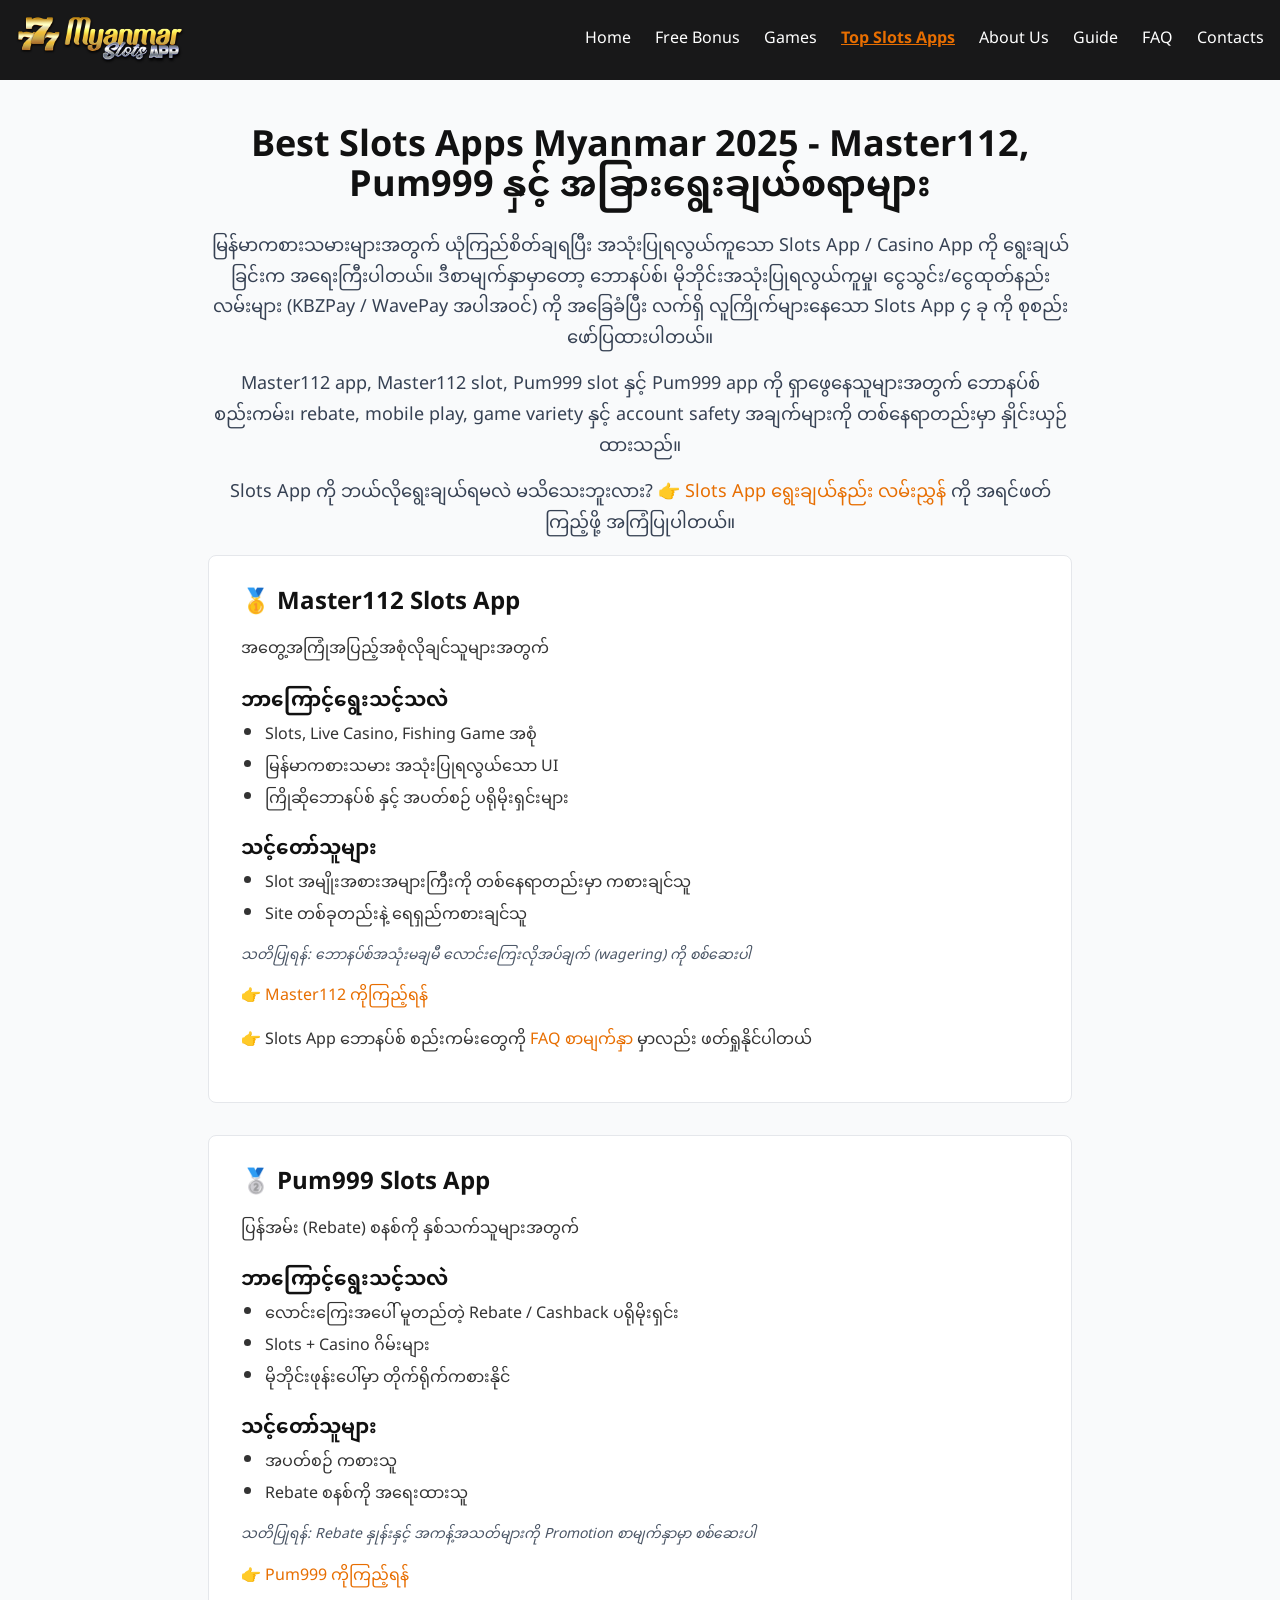
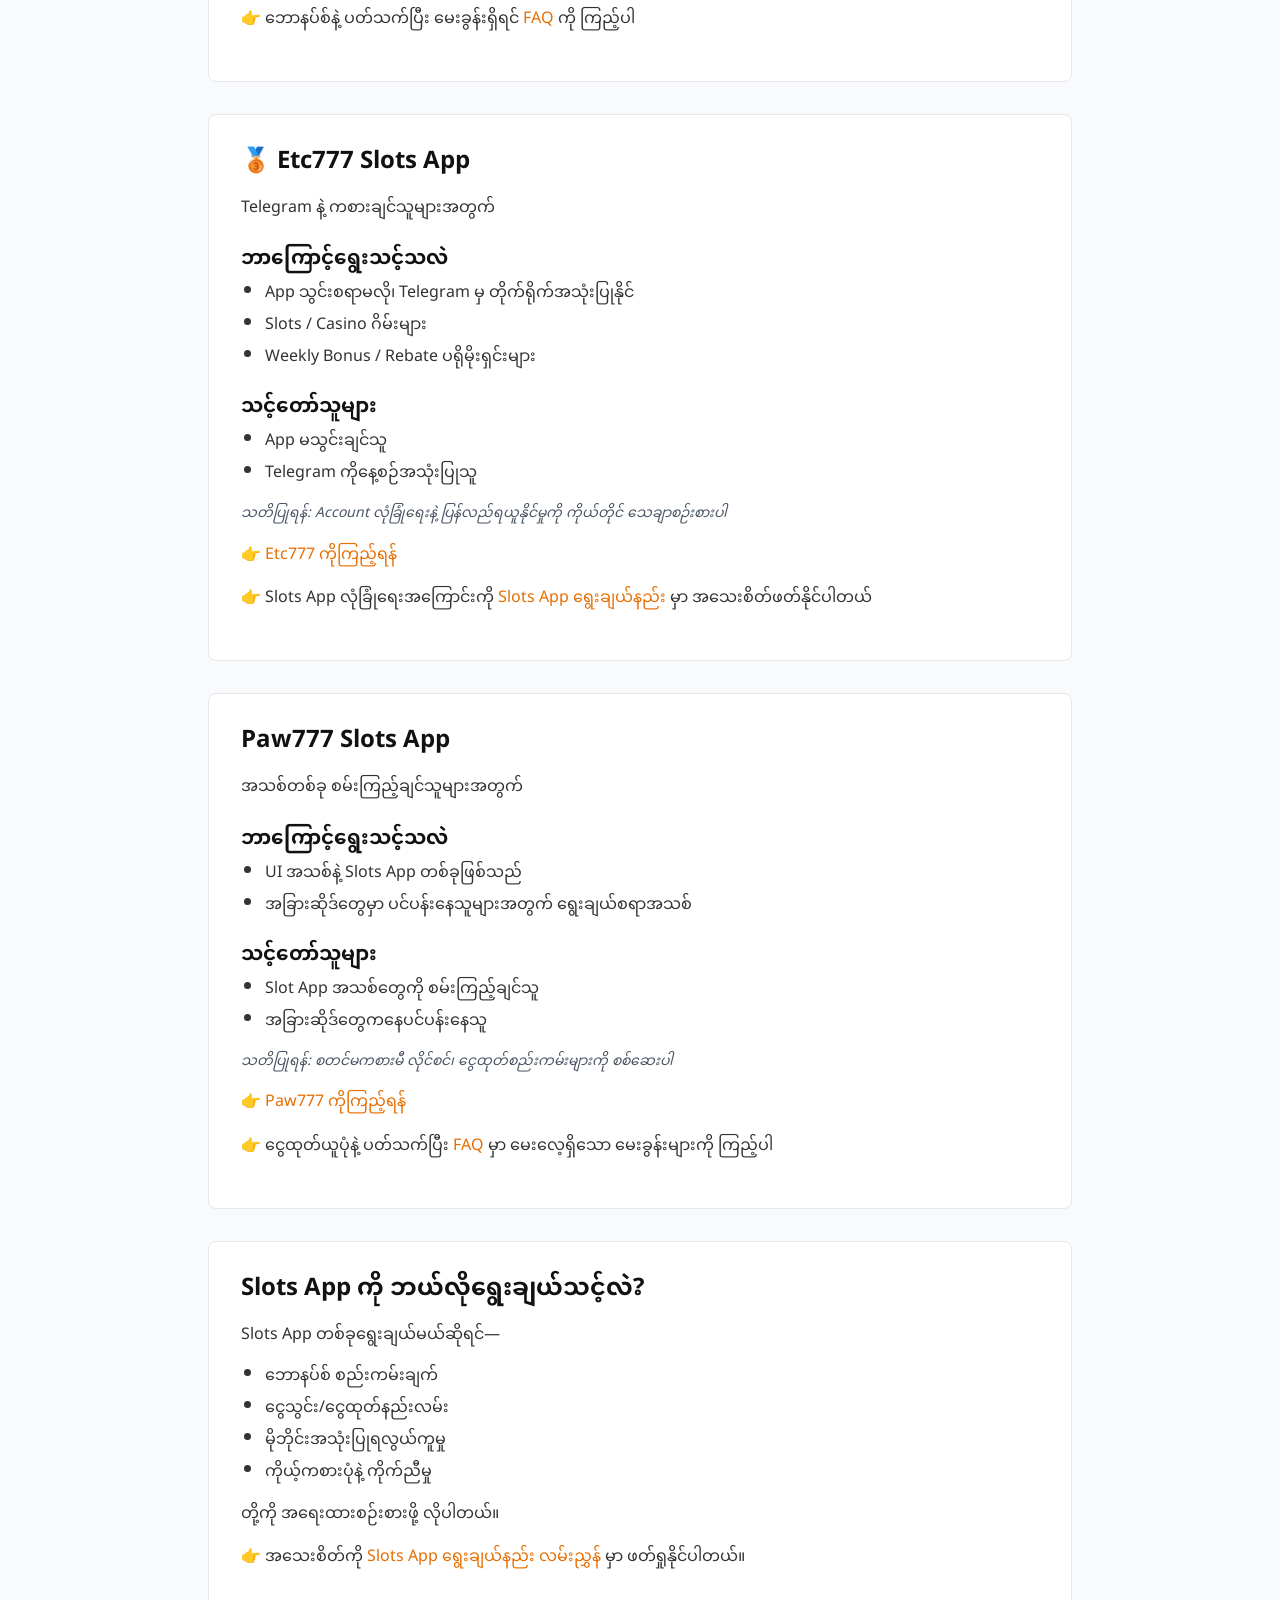
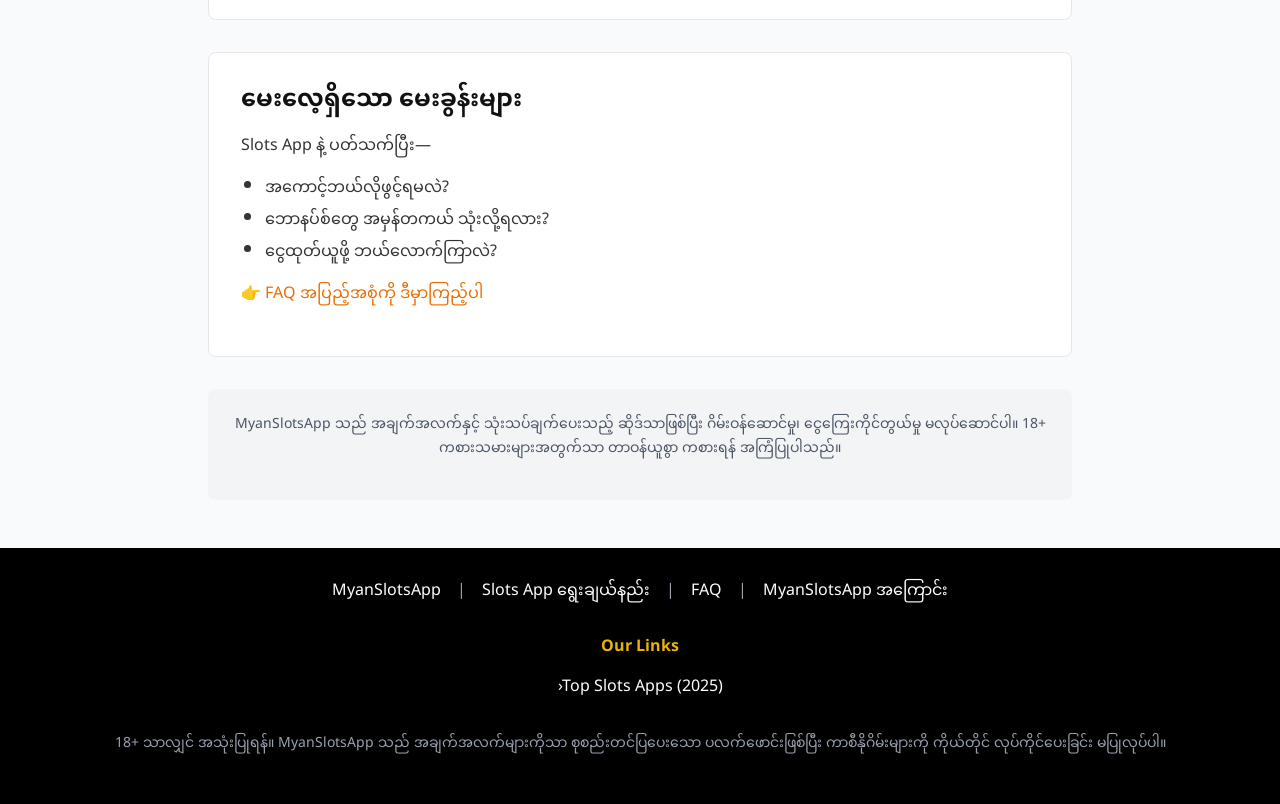
<file: best-slots-apps-myanmar/index.html>
<!DOCTYPE html>
<html lang="my-MM">
<head>
    <!-- Google tag (gtag.js) -->
    <script async src="https://www.googletagmanager.com/gtag/js?id=G-PZT5Q70SZC"></script>
    <script>
      window.dataLayer = window.dataLayer || [];
      function gtag(){dataLayer.push(arguments);}
      gtag('js', new Date());

      gtag('config', 'G-PZT5Q70SZC');
    </script>
    <meta name="robots" content="index, follow">
    <meta charset="UTF-8">
    <meta name="viewport" content="width=device-width, initial-scale=1">
    <title>Best Slots Apps Myanmar 2025 - Master112, Pum999 Review</title>
    <meta name="description" content="Compare Master112, Pum999, Etc777 and Paw777 slots apps for Myanmar players. Check bonuses, rebate, mobile play, payments and safety notes before choosing.">
    <link rel="canonical" href="https://myanslotsapp.com/best-slots-apps-myanmar/">
    <link rel="alternate" hreflang="my-MM" href="https://myanslotsapp.com/best-slots-apps-myanmar/">
    <link rel="alternate" hreflang="x-default" href="https://myanslotsapp.com/best-slots-apps-myanmar/">
    
    <link rel="preload" href="best-d25-23a1.css" as="style" onload="this.onload=null;this.rel='stylesheet'">
    <noscript><link rel="stylesheet" href="best-d25-23a1.css"></noscript>

    <link rel="icon" sizes="16x16" href="../assets/logo/favicon-16x16.ico">
    <link rel="icon" sizes="32x32" href="../assets/logo/favicon-32x32.ico">
    <link rel="icon" sizes="192x192" href="../assets/logo/favicon-192x192.ico">
    <link rel="icon" sizes="256x256" href="../assets/logo/favicon-256x256.ico">

    <link rel="preconnect" href="https://fonts.googleapis.com">
    <link rel="preconnect" href="https://fonts.gstatic.com" crossorigin>
    <link href="https://fonts.googleapis.com/css2?family=Noto+Sans+Myanmar:wght@300;400;500;700&display=swap" rel="stylesheet">

    <meta property="og:title" content="Best Slots Apps Myanmar 2025 - Master112, Pum999 Review">
    <meta property="og:description" content="Compare Master112, Pum999, Etc777 and Paw777 slots apps for Myanmar players by bonus, rebate, mobile play and safety checks.">
    <meta property="og:type" content="article">
    <meta property="og:url" content="https://myanslotsapp.com/best-slots-apps-myanmar/">
    <meta property="og:image" content="https://myanslotsapp.com/assets/image/myanslotsapp-background.webp">
    <meta property="og:site_name" content="MyanSlotsApp">
    <meta property="og:locale" content="my_MM">

    <meta name="twitter:card" content="summary_large_image">
    <meta name="twitter:title" content="Best Slots Apps Myanmar 2025 - Master112, Pum999 Review">
    <meta name="twitter:description" content="Compare Master112, Pum999, Etc777 and Paw777 slots apps for Myanmar players by bonus, rebate, mobile play and safety checks.">
    <meta name="twitter:image" content="https://myanslotsapp.com/assets/image/myanslotsapp-background.webp">

    <script type="application/ld+json">
    {
      "@context": "https://schema.org",
      "@type": "Article",
      "headline": "Best Slots Apps Myanmar 2025 - Master112, Pum999 Review",
      "description": "Compare Master112, Pum999, Etc777 and Paw777 slots apps for Myanmar players by bonus, rebate, mobile play, payment method and safety checks.",
      "url": "https://myanslotsapp.com/best-slots-apps-myanmar/",
      "inLanguage": "my-MM",
      "image": "https://myanslotsapp.com/assets/image/myanslotsapp-background.webp",
      "datePublished": "2025-12-15T10:48:53+06:30",
      "dateModified": "2026-06-26T09:45:00+06:30",
      "author": {
        "@type": "Organization",
        "name": "MyanSlotsApp"
      },
      "publisher": {
        "@type": "Organization",
        "name": "MyanSlotsApp",
        "logo": {
            "@type": "ImageObject",
            "url": "https://myanslotsapp.com/assets/logo/logo.png"
        }
      },
      "mainEntityOfPage": {
        "@type": "WebPage",
        "@id": "https://myanslotsapp.com/best-slots-apps-myanmar/"
      }
    }
    </script>
    <script type="application/ld+json">
    {
      "@context": "https://schema.org",
      "@type": "BreadcrumbList",
      "itemListElement": [{
        "@type": "ListItem",
        "position": 1,
        "name": "Home",
        "item": "https://myanslotsapp.com/"
      },{
        "@type": "ListItem",
        "position": 2,
        "name": "အကောင်းဆုံး Slots App များ (2025)",
        "item": "https://myanslotsapp.com/best-slots-apps-myanmar/"
      }]
    }
    </script>
    <script type="application/ld+json">
    {
      "@context": "https://schema.org",
      "@type": "ItemList",
      "name": "Best Slots Apps in Myanmar (2025)",
      "description": "A ranked list of the best slots apps in Myanmar, reviewed based on bonuses, payment methods, game selection, and overall reliability.",
      "itemListOrder": "https://schema.org/ItemListOrderDescending",
      "numberOfItems": 4,
      "itemListElement": [
        {
          "@type": "ListItem",
          "position": 1,
          "name": "Master112 Slots App",
          "url": "/go/sa"
        },
        {
          "@type": "ListItem",
          "position": 2,
          "name": "Pum999 Slots App",
          "url": "/go/sa2"
        },
        {
          "@type": "ListItem",
          "position": 3,
          "name": "Etc777 Slots App",
          "url": "/go/sa"
        },
        {
          "@type": "ListItem",
          "position": 4,
          "name": "Paw777 Slots App",
          "url": "/go/sa2"
        }
      ]
    }
    </script>
    <style>
        body { font-family: "Noto Sans Myanmar", ui-sans-serif, system-ui, sans-serif; color: #333; }
        main h1, main h2, main h3 { color: #111; }
        article ul:not(.list-none) { list-style-type: disc; padding-left: 1.5rem; margin-bottom: 1rem; }
        li { margin-bottom: 0.5rem; }
        p { margin-bottom: 1rem; line-height: 1.7; }
        .content-section { background: white; padding: 2rem; border-radius: 0.5rem; border: 1px solid #e5e7eb; margin-bottom: 2rem; }
        .text-yellow-500 { color: #eab308; }
        @media (min-width: 48rem) {
            .md\:hidden {
                display: none;
            }
        }
    </style>
  <script src="/assets/affiliate-click-tracking.js" defer></script>
</head>
<body class="bg-gray-50 text-gray-900">
    <header class="bg-black/90 text-white py-4">
        <div class="max-w-7xl mx-auto px-4 flex justify-between items-center">
             <a href="/" class="flex items-center space-x-2">
                <img src="../assets/logo/Myanmar-Slots-App-logo-horizontal.png" alt="MyanSlotsApp" class="h-12" width="169" height="48">
            </a>
            <nav class="hidden md:flex space-x-6">
                <a href="/" class="hover:text-[#CA0536] hover:underline">Home</a>
                <a href="/#bonus" class="hover:text-[#CA0536] hover:underline">Free Bonus</a>
                <a href="/#games" class="hover:text-[#CA0536] hover:underline">Games</a>
                <a href="/best-slots-apps-myanmar/" class="text-[#e76e01] font-bold underline">Top Slots Apps</a>
                <a href="/#about" class="hover:text-[#CA0536] hover:underline">About Us</a>
                <a href="/how-to-choose-slots-app-myanmar/" class="hover:text-[#CA0536] hover:underline">Guide</a>
                <a href="/faq/" class="hover:text-[#CA0536] hover:underline">FAQ</a>
                <a href="/#contact" class="hover:text-[#CA0536] hover:underline">Contacts</a>
            </nav>
            <button id="mobile-menu-button" aria-label="Open menu" aria-expanded="false" aria-controls="mobile-menu" class="md:hidden text-white text-3xl focus:outline-none">☰</button>
        </div>
        <div id="mobile-menu" class="hidden md:hidden">
            <nav class="px-2 pt-2 pb-3 space-y-1 bg-black/90">
                <a href="/" class="text-white hover:text-[#CA0536] block px-3 py-2 rounded-md text-base font-medium hover:underline">Home</a>
                <a href="/#bonus" class="text-white hover:text-[#CA0536] block px-3 py-2 rounded-md text-base font-medium hover:underline">Free Bonus</a>
                <a href="/#games" class="text-white hover:text-[#CA0536] block px-3 py-2 rounded-md text-base font-medium hover:underline">Games</a>
                <a href="/best-slots-apps-myanmar/" class="text-[#e76e01] font-bold block px-3 py-2 rounded-md text-base underline">Top Slots Apps</a>
                <a href="/#about" class="text-white hover:text-[#CA0536] block px-3 py-2 rounded-md text-base font-medium hover:underline">About Us</a>
                <a href="/how-to-choose-slots-app-myanmar/" class="text-white hover:text-[#CA0536] block px-3 py-2 rounded-md text-base font-medium hover:underline">Guide</a>
                <a href="/faq/" class="text-white hover:text-[#CA0536] block px-3 py-2 rounded-md text-base font-medium hover:underline">FAQ</a>
                <a href="/#contact" class="text-white hover:text-[#CA0536] block px-3 py-2 rounded-md text-base font-medium hover:underline">Contacts</a>
            </nav>
        </div>
    </header>

    <main class="max-w-4xl mx-auto px-4 py-12">
        <article>
            <h1 class="text-3xl sm:text-4xl font-bold mb-6 text-center">Best Slots Apps Myanmar 2025 - Master112, Pum999 နှင့် အခြားရွေးချယ်စရာများ</h1>
            <p class="text-lg text-gray-700 mb-8 text-center">
                မြန်မာကစားသမားများအတွက် ယုံကြည်စိတ်ချရပြီး အသုံးပြုရလွယ်ကူသော Slots App / Casino App ကို ရွေးချယ်ခြင်းက အရေးကြီးပါတယ်။
                ဒီစာမျက်နှာမှာတော့ ဘောနပ်စ်၊ မိုဘိုင်းအသုံးပြုရလွယ်ကူမှု၊ ငွေသွင်း/ငွေထုတ်နည်းလမ်းများ (KBZPay / WavePay အပါအဝင်) ကို အခြေခံပြီး
                လက်ရှိ လူကြိုက်များနေသော Slots App ၄ ခု ကို စုစည်းဖော်ပြထားပါတယ်။
            </p>
            <p class="text-lg text-gray-700 mb-8 text-center">
                Master112 app, Master112 slot, Pum999 slot နှင့် Pum999 app ကို ရှာဖွေနေသူများအတွက် ဘောနပ်စ်စည်းကမ်း၊ rebate, mobile play, game variety နှင့် account safety အချက်များကို တစ်နေရာတည်းမှာ နှိုင်းယှဉ်ထားသည်။
            </p>
            <p class="text-lg text-gray-700 mb-8 text-center">
                Slots App ကို ဘယ်လိုရွေးချယ်ရမလဲ မသိသေးဘူးလား?
                <a href="/how-to-choose-slots-app-myanmar/" class="text-[#e76e01] hover:underline">👉 Slots App ရွေးချယ်နည်း လမ်းညွှန်</a> ကို အရင်ဖတ်ကြည့်ဖို့ အကြံပြုပါတယ်။
            </p>

            <div class="content-section">
                <h2 class="text-2xl font-bold mb-4 text-[#e76e01]">🥇 Master112 Slots App</h2>
                <p>အတွေ့အကြုံအပြည့်အစုံလိုချင်သူများအတွက်</p>
                <h3 class="text-xl font-bold mb-2 mt-6">ဘာကြောင့်ရွေးသင့်သလဲ</h3>
                <ul>
                    <li>Slots, Live Casino, Fishing Game အစုံ</li>
                    <li>မြန်မာကစားသမား အသုံးပြုရလွယ်သော UI</li>
                    <li>ကြိုဆိုဘောနပ်စ် နှင့် အပတ်စဉ် ပရိုမိုးရှင်းများ</li>
                </ul>
                <h3 class="text-xl font-bold mb-2 mt-6">သင့်တော်သူများ</h3>
                <ul>
                    <li>Slot အမျိုးအစားအများကြီးကို တစ်နေရာတည်းမှာ ကစားချင်သူ</li>
                    <li>Site တစ်ခုတည်းနဲ့ ရေရှည်ကစားချင်သူ</li>
                </ul>
                <p class="text-sm text-gray-600 italic">သတိပြုရန်: ဘောနပ်စ်အသုံးမချမီ လောင်းကြေးလိုအပ်ချက် (wagering) ကို စစ်ဆေးပါ</p>
                <p>👉 <a href="/go/sa" class="text-[#e76e01] hover:underline" target="_blank" rel="sponsored nofollow noopener noreferrer">Master112 ကိုကြည့်ရန်</a></p>
                <p>👉 Slots App ဘောနပ်စ် စည်းကမ်းတွေကို <a href="/faq/" class="text-[#e76e01] hover:underline">FAQ စာမျက်နှာ</a> မှာလည်း ဖတ်ရှုနိုင်ပါတယ်</p>
            </div>

            <div class="content-section">
                <h2 class="text-2xl font-bold mb-4 text-[#e76e01]">🥈 Pum999 Slots App</h2>
                <p>ပြန်အမ်း (Rebate) စနစ်ကို နှစ်သက်သူများအတွက်</p>
                <h3 class="text-xl font-bold mb-2 mt-6">ဘာကြောင့်ရွေးသင့်သလဲ</h3>
                <ul>
                    <li>လောင်းကြေးအပေါ် မူတည်တဲ့ Rebate / Cashback ပရိုမိုးရှင်း</li>
                    <li>Slots + Casino ဂိမ်းများ</li>
                    <li>မိုဘိုင်းဖုန်းပေါ်မှာ တိုက်ရိုက်ကစားနိုင်</li>
                </ul>
                <h3 class="text-xl font-bold mb-2 mt-6">သင့်တော်သူများ</h3>
                <ul>
                    <li>အပတ်စဉ် ကစားသူ</li>
                    <li>Rebate စနစ်ကို အရေးထားသူ</li>
                </ul>
                <p class="text-sm text-gray-600 italic">သတိပြုရန်: Rebate နှုန်းနှင့် အကန့်အသတ်များကို Promotion စာမျက်နှာမှာ စစ်ဆေးပါ</p>
                <p>👉 <a href="/go/sa2" class="text-[#e76e01] hover:underline" target="_blank" rel="sponsored nofollow noopener noreferrer">Pum999 ကိုကြည့်ရန်</a></p>
                <p>👉 ဘောနပ်စ်နဲ့ ပတ်သက်ပြီး မေးခွန်းရှိရင် <a href="/faq/" class="text-[#e76e01] hover:underline">FAQ</a> ကို ကြည့်ပါ</p>
            </div>

            <div class="content-section">
                <h2 class="text-2xl font-bold mb-4 text-[#e76e01]">🥉 Etc777 Slots App</h2>
                <p>Telegram နဲ့ ကစားချင်သူများအတွက်</p>
                <h3 class="text-xl font-bold mb-2 mt-6">ဘာကြောင့်ရွေးသင့်သလဲ</h3>
                <ul>
                    <li>App သွင်းစရာမလို၊ Telegram မှ တိုက်ရိုက်အသုံးပြုနိုင်</li>
                    <li>Slots / Casino ဂိမ်းများ</li>
                    <li>Weekly Bonus / Rebate ပရိုမိုးရှင်းများ</li>
                </ul>
                <h3 class="text-xl font-bold mb-2 mt-6">သင့်တော်သူများ</h3>
                <ul>
                    <li>App မသွင်းချင်သူ</li>
                    <li>Telegram ကိုနေ့စဉ်အသုံးပြုသူ</li>
                </ul>
                <p class="text-sm text-gray-600 italic">သတိပြုရန်: Account လုံခြုံရေးနဲ့ ပြန်လည်ရယူနိုင်မှုကို ကိုယ်တိုင် သေချာစဉ်းစားပါ</p>
                <p>👉 <a href="/go/sa" class="text-[#e76e01] hover:underline" target="_blank" rel="sponsored nofollow noopener noreferrer">Etc777 ကိုကြည့်ရန်</a></p>
                <p>👉 Slots App လုံခြုံရေးအကြောင်းကို <a href="/how-to-choose-slots-app-myanmar/" class="text-[#e76e01] hover:underline">Slots App ရွေးချယ်နည်း</a> မှာ အသေးစိတ်ဖတ်နိုင်ပါတယ်</p>
            </div>

            <div class="content-section">
                <h2 class="text-2xl font-bold mb-4 text-[#e76e01]">Paw777 Slots App</h2>
                <p>အသစ်တစ်ခု စမ်းကြည့်ချင်သူများအတွက်</p>
                <h3 class="text-xl font-bold mb-2 mt-6">ဘာကြောင့်ရွေးသင့်သလဲ</h3>
                <ul>
                    <li>UI အသစ်နဲ့ Slots App တစ်ခုဖြစ်သည်</li>
                    <li>အခြားဆိုဒ်တွေမှာ ပင်ပန်းနေသူများအတွက် ရွေးချယ်စရာအသစ်</li>
                </ul>
                <h3 class="text-xl font-bold mb-2 mt-6">သင့်တော်သူများ</h3>
                <ul>
                    <li>Slot App အသစ်တွေကို စမ်းကြည့်ချင်သူ</li>
                    <li>အခြားဆိုဒ်တွေကနေပင်ပန်းနေသူ</li>
                </ul>
                <p class="text-sm text-gray-600 italic">သတိပြုရန်: စတင်မကစားမီ လိုင်စင်၊ ငွေထုတ်စည်းကမ်းများကို စစ်ဆေးပါ</p>
                <p>👉 <a href="/go/sa2" class="text-[#e76e01] hover:underline" target="_blank" rel="sponsored nofollow noopener noreferrer">Paw777 ကိုကြည့်ရန်</a></p>
                <p>👉 ငွေထုတ်ယူပုံနဲ့ ပတ်သက်ပြီး <a href="/faq/" class="text-[#e76e01] hover:underline">FAQ</a> မှာ မေးလေ့ရှိသော မေးခွန်းများကို ကြည့်ပါ</p>
            </div>

            <div class="content-section">
                <h2 class="text-2xl font-bold mb-4 text-[#e76e01]">Slots App ကို ဘယ်လိုရွေးချယ်သင့်လဲ?</h2>
                <p>Slots App တစ်ခုရွေးချယ်မယ်ဆိုရင်—</p>
                <ul>
                    <li>ဘောနပ်စ် စည်းကမ်းချက်</li>
                    <li>ငွေသွင်း/ငွေထုတ်နည်းလမ်း</li>
                    <li>မိုဘိုင်းအသုံးပြုရလွယ်ကူမှု</li>
                    <li>ကိုယ့်ကစားပုံနဲ့ ကိုက်ညီမှု</li>
                </ul>
                <p>တို့ကို အရေးထားစဉ်းစားဖို့ လိုပါတယ်။</p>
                <p>👉 အသေးစိတ်ကို <a href="/how-to-choose-slots-app-myanmar/" class="text-[#e76e01] hover:underline">Slots App ရွေးချယ်နည်း လမ်းညွှန်</a> မှာ ဖတ်ရှုနိုင်ပါတယ်။</p>
            </div>

            <div class="content-section">
                <h2 class="text-2xl font-bold mb-4 text-[#e76e01]">မေးလေ့ရှိသော မေးခွန်းများ</h2>
                <p>Slots App နဲ့ ပတ်သက်ပြီး—</p>
                <ul>
                    <li>အကောင့်ဘယ်လိုဖွင့်ရမလဲ?</li>
                    <li>ဘောနပ်စ်တွေ အမှန်တကယ် သုံးလို့ရလား?</li>
                    <li>ငွေထုတ်ယူဖို့ ဘယ်လောက်ကြာလဲ?</li>
                </ul>
                <p>👉 <a href="/faq/" class="text-[#e76e01] hover:underline">FAQ အပြည့်အစုံကို ဒီမှာကြည့်ပါ</a></p>
            </div>

            <div class="bg-gray-100 p-6 rounded-lg text-center">
                <p class="text-sm text-gray-600">
                    MyanSlotsApp သည် အချက်အလက်နှင့် သုံးသပ်ချက်ပေးသည့် ဆိုဒ်သာဖြစ်ပြီး ဂိမ်းဝန်ဆောင်မှု၊ ငွေကြေးကိုင်တွယ်မှု မလုပ်ဆောင်ပါ။
                    18+ ကစားသမားများအတွက်သာ တာဝန်ယူစွာ ကစားရန် အကြံပြုပါသည်။
                </p>
            </div>
        </article>
    </main>

    <footer class="bg-black text-white py-8 text-center">
        <div class="flex flex-wrap justify-center gap-4 mb-8 px-4">
            <a href="/" class="hover:text-[#CA0536]">MyanSlotsApp</a>
            <span class="text-gray-400">|</span>
            <a href="/how-to-choose-slots-app-myanmar/" class="hover:text-[#CA0536]">Slots App ရွေးချယ်နည်း</a>
            <span class="text-gray-400">|</span>
            <a href="/faq/" class="hover:text-[#CA0536]">FAQ</a>
            <span class="text-gray-400">|</span>
            <a href="/#about" class="hover:text-[#CA0536]">MyanSlotsApp အကြောင်း</a>
        </div>
        
        <div class="mb-8 px-4">
            <h3 class="text-yellow-500 font-bold mb-4">Our Links</h3>
            <ul class="space-y-2 footer-links">
                <li><a href="/best-slots-apps-myanmar/" class="hover:text-[#CA0536] hover:underline"><span class="arrow">›</span>Top Slots Apps (2025)</a></li>
            </ul>
        </div>

        <p class="text-sm text-gray-400 px-4">
            18+ သာလျှင် အသုံးပြုရန်။ MyanSlotsApp သည် အချက်အလက်များကိုသာ စုစည်းတင်ပြပေးသော ပလက်ဖောင်းဖြစ်ပြီး ကာစီနိုဂိမ်းများကို ကိုယ်တိုင် လုပ်ကိုင်ပေးခြင်း မပြုလုပ်ပါ။
        </p>
    </footer>
    <script>
        const mobileMenuButton = document.getElementById("mobile-menu-button");
        const mobileMenu = document.getElementById("mobile-menu");
        const mobileMenuLinks = mobileMenu.querySelectorAll("a");

        mobileMenuButton.addEventListener("click", () => {
            const expanded = mobileMenuButton.getAttribute("aria-expanded") === "true";
            mobileMenuButton.setAttribute("aria-expanded", String(!expanded));
            mobileMenu.classList.toggle("hidden");
        });

        mobileMenuLinks.forEach(link => {
            link.addEventListener("click", () => {
                mobileMenu.classList.add("hidden");
                mobileMenuButton.setAttribute("aria-expanded", "false");
            });
        });
    </script>
</body>
</html>
</file>
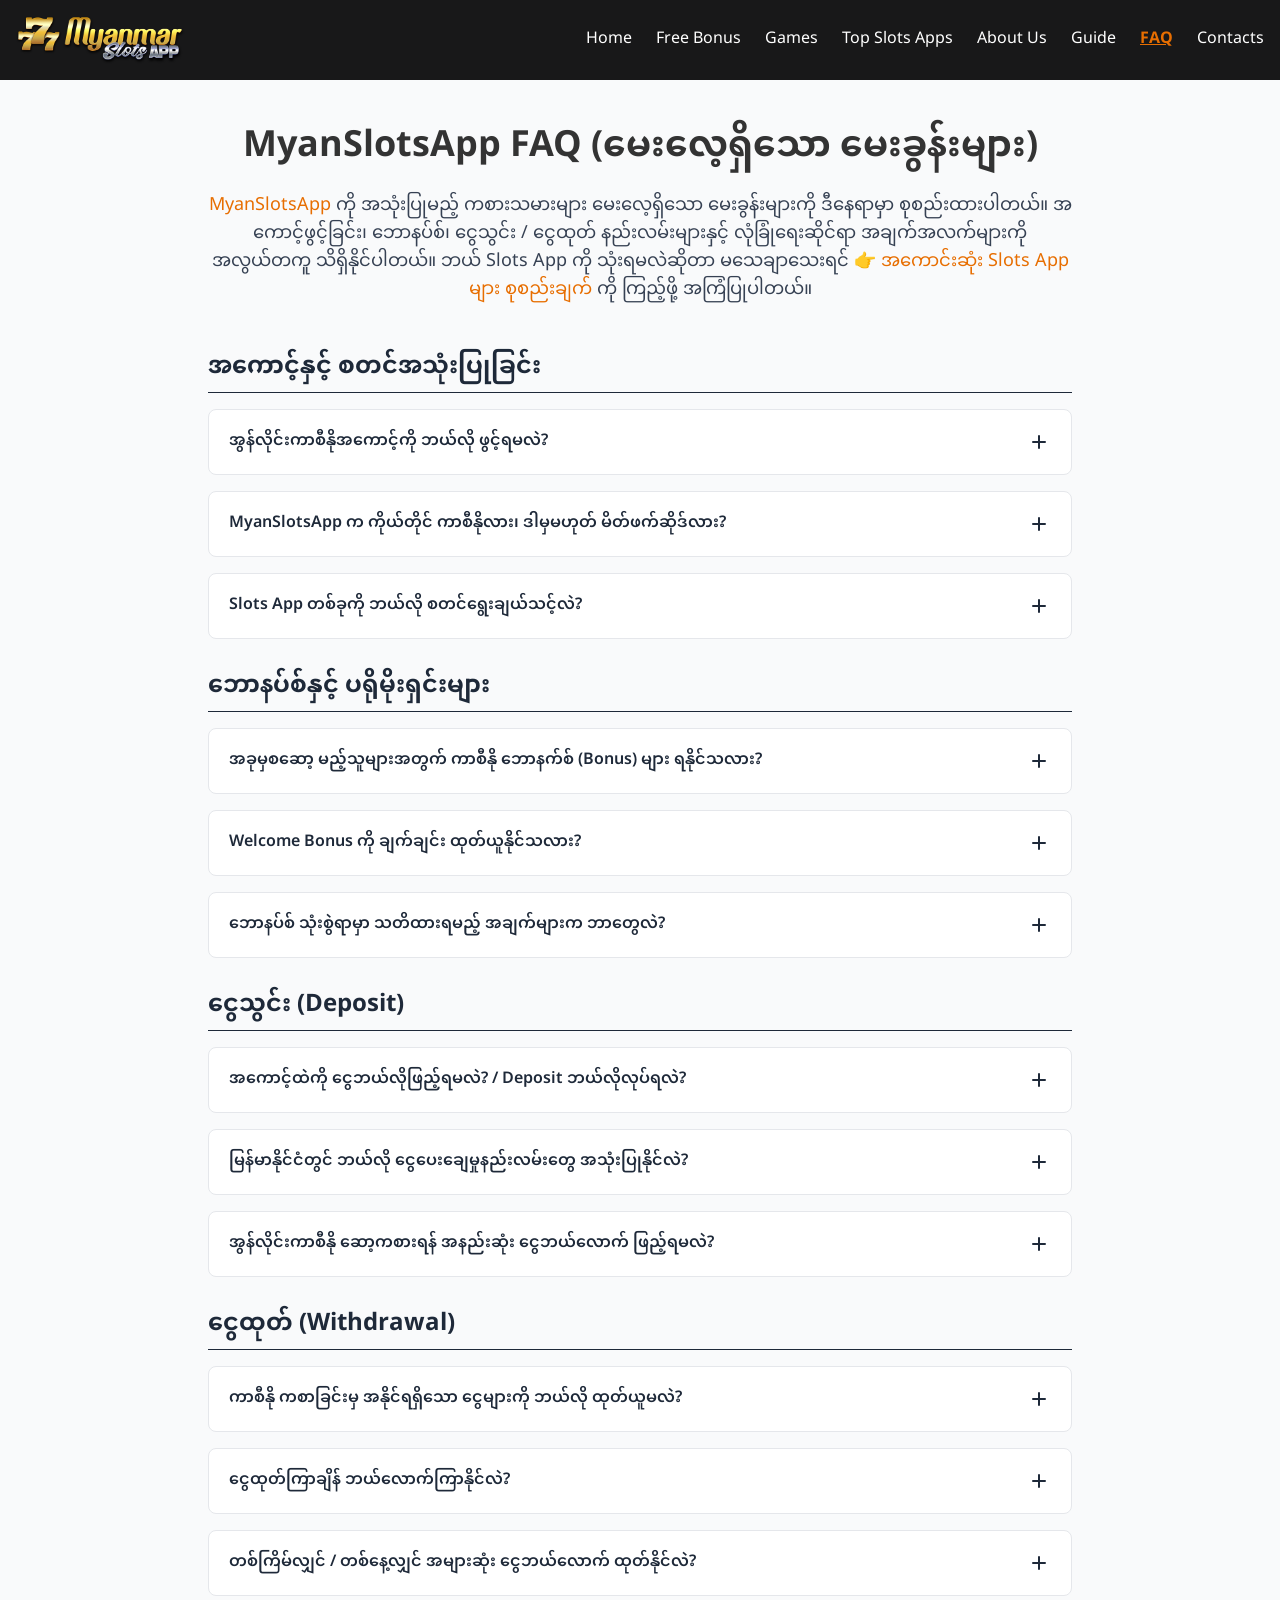
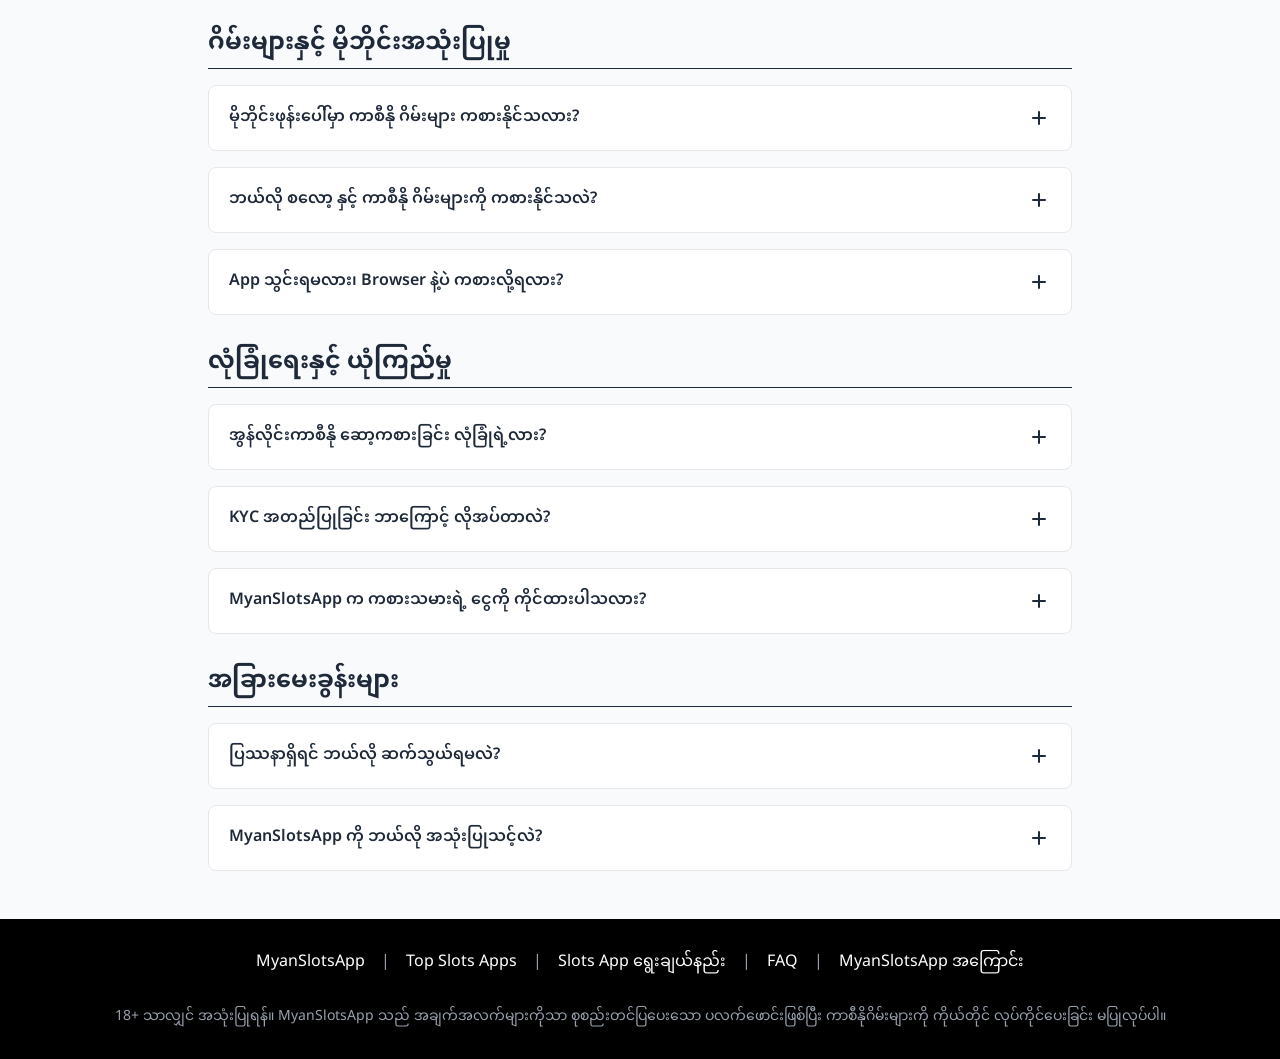
<file: faq/index.html>
<!DOCTYPE html>
<html lang="my-MM">
<head>
    <!-- Google tag (gtag.js) -->
    <script async src="https://www.googletagmanager.com/gtag/js?id=G-PZT5Q70SZC"></script>
    <script>
      window.dataLayer = window.dataLayer || [];
      function gtag(){dataLayer.push(arguments);}
      gtag('js', new Date());

      gtag('config', 'G-PZT5Q70SZC');
    </script>
    <meta name="robots" content="index, follow">
    <meta charset="UTF-8">
    <meta name="viewport" content="width=device-width, initial-scale=1">
    <title>MyanSlotsApp FAQ - မေးလေ့ရှိသော မေးခွန်းများ</title>
    <meta name="description" content="MyanSlotsApp အသုံးပြုသူများအတွက် အကောင့်ဖွင့်ခြင်း၊ ငွေသွင်းငွေထုတ်၊ ဘောနပ်စ်နှင့် လုံခြုံရေးဆိုင်ရာ မေးလေ့ရှိသော မေးခွန်းများနှင့် အဖြေများ။">
    <link rel="canonical" href="https://myanslotsapp.com/faq/">
    <link rel="alternate" hreflang="my-MM" href="https://myanslotsapp.com/faq/">
    <link rel="alternate" hreflang="x-default" href="https://myanslotsapp.com/faq/">
    
    <link rel="preload" href="faq-d25-22a1.css" as="style" onload="this.onload=null;this.rel='stylesheet'">
    <noscript><link rel="stylesheet" href="faq-d25-22a1.css"></noscript>

    
    <link rel="icon" sizes="16x16" href="../assets/logo/favicon-16x16.ico">
    <link rel="icon" sizes="32x32" href="../assets/logo/favicon-32x32.ico">
    <link rel="icon" sizes="192x192" href="../assets/logo/favicon-192x192.ico">
    <link rel="icon" sizes="256x256" href="../assets/logo/favicon-256x256.ico">

    <link rel="preconnect" href="https://fonts.googleapis.com">
    <link rel="preconnect" href="https://fonts.gstatic.com" crossorigin>
    <link href="https://fonts.googleapis.com/css2?family=Noto+Sans+Myanmar:wght@300;400;500;700&display=swap" rel="stylesheet">
    <script type="application/ld+json">
    {
      "@context": "https://schema.org",
      "@type": "BreadcrumbList",
      "itemListElement": [{
        "@type": "ListItem",
        "position": 1,
        "name": "Home",
        "item": "https://myanslotsapp.com/"
      },{
        "@type": "ListItem",
        "position": 2,
        "name": "FAQ",
        "item": "https://myanslotsapp.com/faq/"
      }]
    }
    </script>
    <style>
        body { font-family: "Noto Sans Myanmar", ui-sans-serif, system-ui, sans-serif; color: #333; }
        .faq-answer { transition: max-height 0.5s ease-in-out; }
        .text-yellow-500 { color: #eab308; }
        @media (min-width: 48rem) {
            .md\:hidden {
                display: none;
            }
        }
    </style>
</head>
<body class="bg-gray-50 text-gray-900">
    <header class="bg-black/90 text-white py-4">
        <div class="max-w-7xl mx-auto px-4 flex justify-between items-center">
             <a href="/" class="flex items-center space-x-2">
                <img src="../assets/logo/Myanmar-Slots-App-logo-horizontal.png" alt="MyanSlotsApp" class="h-12" width="169" height="48">
            </a>
            <nav class="hidden md:flex space-x-6">
                <a href="/" class="hover:text-[#CA0536] hover:underline">Home</a>
                <a href="/#bonus" class="hover:text-[#CA0536] hover:underline">Free Bonus</a>
                <a href="/#games" class="hover:text-[#CA0536] hover:underline">Games</a>
                <a href="/best-slots-apps-myanmar/" class="hover:text-[#CA0536] hover:underline">Top Slots Apps</a>
                <a href="/#about" class="hover:text-[#CA0536] hover:underline">About Us</a>
                <a href="/how-to-choose-slots-app-myanmar/" class="hover:text-[#CA0536] hover:underline">Guide</a>
                <a href="/faq/" class="text-[#e76e01] font-bold underline">FAQ</a>
                <a href="/#contact" class="hover:text-[#CA0536] hover:underline">Contacts</a>
            </nav>
            <button id="mobile-menu-button" aria-label="Open menu" aria-expanded="false" aria-controls="mobile-menu" class="md:hidden text-white text-3xl focus:outline-none">☰</button>
        </div>
        <div id="mobile-menu" class="hidden md:hidden">
            <nav class="px-2 pt-2 pb-3 space-y-1 bg-black/90">
                <a href="/" class="text-white hover:text-[#CA0536] block px-3 py-2 rounded-md text-base font-medium hover:underline">Home</a>
                <a href="/#bonus" class="text-white hover:text-[#CA0536] block px-3 py-2 rounded-md text-base font-medium hover:underline">Free Bonus</a>
                <a href="/#games" class="text-white hover:text-[#CA0536] block px-3 py-2 rounded-md text-base font-medium hover:underline">Games</a>
                <a href="/best-slots-apps-myanmar/" class="text-white hover:text-[#CA0536] block px-3 py-2 rounded-md text-base font-medium hover:underline">Top Slots Apps</a>
                <a href="/#about" class="text-white hover:text-[#CA0536] block px-3 py-2 rounded-md text-base font-medium hover:underline">About Us</a>
                <a href="/how-to-choose-slots-app-myanmar/" class="text-white hover:text-[#CA0536] block px-3 py-2 rounded-md text-base font-medium hover:underline">Guide</a>
                <a href="/faq/" class="text-[#e76e01] font-bold block px-3 py-2 rounded-md text-base underline">FAQ</a>
                <a href="/#contact" class="text-white hover:text-[#CA0536] block px-3 py-2 rounded-md text-base font-medium hover:underline">Contacts</a>
            </nav>
        </div>
    </header>

    <main class="max-w-4xl mx-auto px-4 py-12">
        <h1 class="text-3xl sm:text-4xl font-bold mb-6 text-center">MyanSlotsApp FAQ (မေးလေ့ရှိသော မေးခွန်းများ)</h1>
        <p class="text-lg text-gray-700 mb-12 text-center">
            <a href="/" class="text-[#e76e01] hover:underline">MyanSlotsApp</a> ကို အသုံးပြုမည့် ကစားသမားများ မေးလေ့ရှိသော မေးခွန်းများကို ဒီနေရာမှာ စုစည်းထားပါတယ်။ အကောင့်ဖွင့်ခြင်း၊ ဘောနပ်စ်၊ ငွေသွင်း / ငွေထုတ် နည်းလမ်းများနှင့် လုံခြုံရေးဆိုင်ရာ အချက်အလက်များကို အလွယ်တကူ သိရှိနိုင်ပါတယ်။ ဘယ် Slots App ကို သုံးရမလဲဆိုတာ မသေချာသေးရင် <a href="/best-slots-apps-myanmar/" class="text-[#e76e01] hover:underline">👉 အကောင်းဆုံး Slots App များ စုစည်းချက်</a> ကို ကြည့်ဖို့ အကြံပြုပါတယ်။
        </p>

        <div class="space-y-8">
            <!-- Section 1 -->
            <div>
                <h2 class="text-2xl font-bold mb-4 text-gray-800 border-b pb-2">အကောင့်နှင့် စတင်အသုံးပြုခြင်း</h2>
                <div class="space-y-4">
                    <div class="border border-gray-200 rounded-lg bg-white">
                        <button aria-expanded="false" class="faq-question w-full flex justify-between items-center text-left p-5 font-semibold text-gray-800 hover:bg-gray-100 focus:outline-none focus:ring-2 focus:ring-[#e76e01]">
                            <span>အွန်လိုင်းကာစီနိုအကောင့်ကို ဘယ်လို ဖွင့်ရမလဲ?</span>
                            <svg class="w-6 h-6 transform transition-transform duration-300 shrink-0" fill="none" viewBox="0 0 24 24" stroke="currentColor"><path stroke-linecap="round" stroke-linejoin="round" stroke-width="2" d="M12 6v12m6-6H6" /></svg>
                        </button>
                        <div class="faq-answer max-h-0 overflow-hidden">
                            <div class="p-5 border-t border-gray-200 text-gray-700">
                                <p>အွန်လိုင်းကာစီနိုအကောင့် ဖွင့်ရန် MyanSlotsApp မှ ပြသထားသော ယုံကြည်ရသော ကာစီနိုမိတ်ဖက်ဆိုဒ်များထဲမှ တစ်ခုကို ရွေးချယ်ပြီး ဝင်ရောက်ပါ။ သက်ဆိုင်ရာဆိုဒ်ပေါ်တွင် “Sign Up” သို့မဟုတ် “Register” ကို နှိပ်ပြီး ဖုန်းနံပါတ်၊ အမည်နှင့် စကားဝှက်ကဲ့သို့သော အခြေခံအချက်အလက်များကို ဖြည့်သွင်းရပါမည်။ တချို့သော ကာစီနိုများတွင် Google သို့မဟုတ် Telegram ဖြင့်လည်း လွယ်ကူစွာ အကောင့်ဖွင့်နိုင်ပါတယ်။ အကောင့်ဖွင့်မီ ကာစီနို၏ စည်းကမ်းချက်များနှင့် အသုံးပြုမှု သဘောတရားများကို ဖတ်ရှုစစ်ဆေးရန် အရေးကြီးပါသည်။</p>
                            </div>
                        </div>
                    </div>
                    <div class="border border-gray-200 rounded-lg bg-white">
                        <button aria-expanded="false" class="faq-question w-full flex justify-between items-center text-left p-5 font-semibold text-gray-800 hover:bg-gray-100 focus:outline-none focus:ring-2 focus:ring-[#e76e01]">
                            <span>MyanSlotsApp က ကိုယ်တိုင် ကာစီနိုလား၊ ဒါမှမဟုတ် မိတ်ဖက်ဆိုဒ်လား?</span>
                            <svg class="w-6 h-6 transform transition-transform duration-300 shrink-0" fill="none" viewBox="0 0 24 24" stroke="currentColor"><path stroke-linecap="round" stroke-linejoin="round" stroke-width="2" d="M12 6v12m6-6H6" /></svg>
                        </button>
                        <div class="faq-answer max-h-0 overflow-hidden">
                            <div class="p-5 border-t border-gray-200 text-gray-700">
                                <p>MyanSlotsApp သည် ကိုယ်တိုင် ကာစီနို ဂိမ်းများကို လုပ်ကိုင်ပေးသော ဆိုဒ် မဟုတ်ပါ။ မြန်မာနိုင်ငံရှိ ကစားသမားများအတွက် ယုံကြည်ရသော အွန်လိုင်းကာစီနို မိတ်ဖက်ဆိုဒ်များ၊ ပရိုမိုးရှင်းများနှင့် အခြေခံအသုံးပြုမှုအချက်အလက်များကို စုစည်းတင်ပြပေးသော အချက်အလက်ပလက်ဖောင်း တစ်ခုဖြစ်ပါတယ်။<br>ကစားသမားများ၏ အကောင့်ဖွင့်ခြင်း၊ ငွေသွင်းခြင်း၊ ငွေထုတ်ခြင်းများကို သက်ဆိုင်ရာ ကာစီနိုဆိုဒ်ပေါ်တွင်သာ တိုက်ရိုက် ဆောင်ရွက်ရပါမည်။</p>
                            </div>
                        </div>
                    </div>
                    <div class="border border-gray-200 rounded-lg bg-white">
                        <button aria-expanded="false" class="faq-question w-full flex justify-between items-center text-left p-5 font-semibold text-gray-800 hover:bg-gray-100 focus:outline-none focus:ring-2 focus:ring-[#e76e01]">
                            <span>Slots App တစ်ခုကို ဘယ်လို စတင်ရွေးချယ်သင့်လဲ?</span>
                            <svg class="w-6 h-6 transform transition-transform duration-300 shrink-0" fill="none" viewBox="0 0 24 24" stroke="currentColor"><path stroke-linecap="round" stroke-linejoin="round" stroke-width="2" d="M12 6v12m6-6H6" /></svg>
                        </button>
                        <div class="faq-answer max-h-0 overflow-hidden">
                            <div class="p-5 border-t border-gray-200 text-gray-700">
                                <p>Slots App တစ်ခုကို စတင်ရွေးချယ်ရာမှာ ဘောနပ်စ်အမျိုးအစား၊ ငွေသွင်း/ငွေထုတ်နည်းလမ်း၊ မိုဘိုင်းအသုံးပြုရလွယ်ကူမှု နဲ့ ကိုယ့်ကစားပုံကို အခြေခံစဉ်းစားသင့်ပါတယ်။ လက်ရှိ မြန်မာကစားသမားများ အသုံးပြုနေကြတဲ့ Slots App များကို <a href="/best-slots-apps-myanmar/" class="text-[#e76e01] hover:underline">👉 အကောင်းဆုံး Slots App များ (2025)</a> မှာ စုစည်းဖော်ပြထားပါတယ်။</p>
                            </div>
                        </div>
                    </div>
                </div>
            </div>

            <!-- Section 2 -->
            <div>
                <h2 class="text-2xl font-bold mb-4 text-gray-800 border-b pb-2">ဘောနပ်စ်နှင့် ပရိုမိုးရှင်းများ</h2>
                <div class="space-y-4">
                    <div class="border border-gray-200 rounded-lg bg-white">
                        <button aria-expanded="false" class="faq-question w-full flex justify-between items-center text-left p-5 font-semibold text-gray-800 hover:bg-gray-100 focus:outline-none focus:ring-2 focus:ring-[#e76e01]">
                            <span>အခုမှစဆော့ မည့်သူများအတွက် ကာစီနို ဘောနက်စ် (Bonus) များ ရနိုင်သလား?</span>
                            <svg class="w-6 h-6 transform transition-transform duration-300 shrink-0" fill="none" viewBox="0 0 24 24" stroke="currentColor"><path stroke-linecap="round" stroke-linejoin="round" stroke-width="2" d="M12 6v12m6-6H6" /></svg>
                        </button>
                        <div class="faq-answer max-h-0 overflow-hidden">
                            <div class="p-5 border-t border-gray-200 text-gray-700">
                                <p>အခုမှ အွန်လိုင်းကာစီနိုကို စတင်အသုံးပြုမည့် ကစားသမားများအတွက် ကာစီနိုအများစုတွင် Welcome Bonus သို့မဟုတ် First Deposit Bonus ကဲ့သို့သော ပရိုမိုးရှင်းများကို ပေးလေ့ရှိပါတယ်။ ပုံမှန်အားဖြင့် ပထမဆုံး ငွေသွင်းပြီးနောက် ဘောနပ်စ်ကို အလိုအလျောက် သို့မဟုတ် Promotion စာမျက်နှာမှ တောင်းယူရနိုင်ပါတယ်။ MyanSlotsApp ကတော့ မြန်မာနိုင်ငံအတွက် အသုံးပြုနိုင်သော ကာစီနိုမိတ်ဖက်ဆိုဒ်များ၏ ဘောနပ်စ်အချက်အလက်များကို စုစည်းတင်ပြပေးထားခြင်းဖြစ်ပြီး၊ အမှန်တကယ် ဘောနပ်စ်ရရှိခြင်းနှင့် အသုံးပြုခြင်းများကို သက်ဆိုင်ရာ ကာစီနိုဆိုဒ်ပေါ်တွင်သာ ဆောင်ရွက်ရပါမည်။ ဘောနပ်စ် စည်းကမ်းချက်တွေကို နားလည်ပြီးမှ ကိုယ့်ကစားပုံနဲ့ ကိုက်ညီတဲ့ Slots App ကို ရွေးချယ်ဖို့ အရေးကြီးပါတယ်။ <a href="/best-slots-apps-myanmar/" class="text-[#e76e01] hover:underline">👉 အကောင်းဆုံး Slots App များ (2025) ကို ဒီမှာ စုစည်းကြည့်နိုင်ပါတယ်။</a></p>
                            </div>
                        </div>
                    </div>
                    <div class="border border-gray-200 rounded-lg bg-white">
                        <button aria-expanded="false" class="faq-question w-full flex justify-between items-center text-left p-5 font-semibold text-gray-800 hover:bg-gray-100 focus:outline-none focus:ring-2 focus:ring-[#e76e01]">
                            <span>Welcome Bonus ကို ချက်ချင်း ထုတ်ယူနိုင်သလား?</span>
                            <svg class="w-6 h-6 transform transition-transform duration-300 shrink-0" fill="none" viewBox="0 0 24 24" stroke="currentColor"><path stroke-linecap="round" stroke-linejoin="round" stroke-width="2" d="M12 6v12m6-6H6" /></svg>
                        </button>
                        <div class="faq-answer max-h-0 overflow-hidden">
                            <div class="p-5 border-t border-gray-200 text-gray-700">
                                <p>ပုံမှန်အားဖြင့် Welcome Bonus သည် ချက်ချင်း ထုတ်ယူနိုင်သော ငွေမဟုတ်ပါ။ ဘောနပ်စ်ကို ထုတ်ယူနိုင်ရန် အရင်ဆုံး လောင်းကြေးလိုအပ်ချက် (wagering requirement) ကို ပြည့်မီအောင် ဆော့ကစားရပါမည်။ ဤလိုအပ်ချက်များမှာ ဘောနပ်စ်အမျိုးအစား၊ ကာစီနိုဆိုဒ်အပေါ်မူတည်ပြီး ကွဲပြားနိုင်ပါတယ်။ ထို့ကြောင့် ဘောနပ်စ်ကို အသုံးမချမီ သက်ဆိုင်ရာ ကာစီနို၏ Promotion စည်းကမ်းချက်များကို သေချာဖတ်ရှုနားလည်ရန် အရေးကြီးပါသည်။</p>
                            </div>
                        </div>
                    </div>
                    <div class="border border-gray-200 rounded-lg bg-white">
                        <button aria-expanded="false" class="faq-question w-full flex justify-between items-center text-left p-5 font-semibold text-gray-800 hover:bg-gray-100 focus:outline-none focus:ring-2 focus:ring-[#e76e01]">
                            <span>ဘောနပ်စ် သုံးစွဲရာမှာ သတိထားရမည့် အချက်များက ဘာတွေလဲ?</span>
                            <svg class="w-6 h-6 transform transition-transform duration-300 shrink-0" fill="none" viewBox="0 0 24 24" stroke="currentColor"><path stroke-linecap="round" stroke-linejoin="round" stroke-width="2" d="M12 6v12m6-6H6" /></svg>
                        </button>
                        <div class="faq-answer max-h-0 overflow-hidden">
                            <div class="p-5 border-t border-gray-200 text-gray-700">
                                <p>ကာစီနို ဘောနပ်စ်များကို အသုံးပြုရာတွင် လောင်းကြေးလိုအပ်ချက် (wagering)၊ အများဆုံး ထုတ်ယူနိုင်သောပမာဏ၊ သက်တမ်းကုန်ဆုံးရက်နှင့် အသုံးပြုနိုင်သော ဂိမ်းအမျိုးအစားများကို အထူးသတိထားဖတ်ရှုရပါမည်။ တချို့သော ဘောနပ်စ်များမှာ Slots ဂိမ်းများအတွက်သာ အသုံးပြုနိုင်ပြီး Live Casino သို့မဟုတ် Table Games များတွင် မတွက်သွင်းနိုင်ပါ။ အဆင်မပြေမှုများ မဖြစ်ပေါ်စေရန် ဘောနပ်စ်အသုံးမချမီ ကာစီနို၏ Promotion စည်းကမ်းချက်များကို သေချာနားလည်ပြီးမှ အသုံးပြုရန် အကြံပြုပါသည်။</p>
                            </div>
                        </div>
                    </div>
                </div>
            </div>

            <!-- Section 3 -->
            <div>
                <h2 class="text-2xl font-bold mb-4 text-gray-800 border-b pb-2">ငွေသွင်း (Deposit)</h2>
                <div class="space-y-4">
                    <div class="border border-gray-200 rounded-lg bg-white">
                        <button aria-expanded="false" class="faq-question w-full flex justify-between items-center text-left p-5 font-semibold text-gray-800 hover:bg-gray-100 focus:outline-none focus:ring-2 focus:ring-[#e76e01]">
                            <span>အကောင့်ထဲကို ငွေဘယ်လိုဖြည့်ရမလဲ? / Deposit ဘယ်လိုလုပ်ရလဲ?</span>
                            <svg class="w-6 h-6 transform transition-transform duration-300 shrink-0" fill="none" viewBox="0 0 24 24" stroke="currentColor"><path stroke-linecap="round" stroke-linejoin="round" stroke-width="2" d="M12 6v12m6-6H6" /></svg>
                        </button>
                        <div class="faq-answer max-h-0 overflow-hidden">
                            <div class="p-5 border-t border-gray-200 text-gray-700">
                                <p>အွန်လိုင်းကာစီနို အကောင့်ထဲသို့ ငွေဖြည့်ရန် သက်ဆိုင်ရာ ကာစီနိုမိတ်ဖက်ဆိုဒ်၏ အကောင့်ထဲသို့ ဝင်ရောက်ပြီး “Wallet”, “Cashier” သို့မဟုတ် “Deposit” မီနူးကို ရွေးချယ်ပါ။ ထို့နောက် ရရှိနိုင်သော ငွေပေးချေမှုနည်းလမ်းများထဲမှ တစ်ခုကို ရွေးပြီး ငွေဖြည့်လိုသည့် ပမာဏကို ထည့်သွင်းရပါမည်။ ငွေသွင်းပြီးနောက် အများစုသော e-wallet နည်းလမ်းများတွင် ချက်ချင်း သို့မဟုတ် အချိန်အနည်းငယ်အတွင်း အကောင့်ထဲသို့ ငွေရောက်ရှိတတ်ပါတယ်။ ငွေသွင်းမှု အောင်မြင်ကြောင်းကို အကောင့်လက်ကျန် (balance) မှတစ်ဆင့် စစ်ဆေးနိုင်ပါသည်။</p>
                            </div>
                        </div>
                    </div>
                    <div class="border border-gray-200 rounded-lg bg-white">
                        <button aria-expanded="false" class="faq-question w-full flex justify-between items-center text-left p-5 font-semibold text-gray-800 hover:bg-gray-100 focus:outline-none focus:ring-2 focus:ring-[#e76e01]">
                            <span>မြန်မာနိုင်ငံတွင် ဘယ်လို ငွေပေးချေမှုနည်းလမ်းတွေ အသုံးပြုနိုင်လဲ?</span>
                            <svg class="w-6 h-6 transform transition-transform duration-300 shrink-0" fill="none" viewBox="0 0 24 24" stroke="currentColor"><path stroke-linecap="round" stroke-linejoin="round" stroke-width="2" d="M12 6v12m6-6H6" /></svg>
                        </button>
                        <div class="faq-answer max-h-0 overflow-hidden">
                            <div class="p-5 border-t border-gray-200 text-gray-700">
                                <p>မြန်မာနိုင်ငံရှိ အွန်လိုင်းကာစီနိုများတွင် KBZPay၊ WavePay ကဲ့သို့သော e-wallet များ၊ ဘဏ်အကောင့်မှ တိုက်ရိုက် ငွေလွှဲခြင်းနှင့် တချို့သော ကာစီနိုများတွင် Crypto ငွေပေးချေမှုနည်းလမ်းများကို အသုံးပြုနိုင်ပါတယ်။ ရရှိနိုင်သော ငွေပေးချေမှုနည်းလမ်းများမှာ ကာစီနိုဆိုဒ်တစ်ခုနှင့် တစ်ခုအပေါ် မူတည်ပြီး ကွဲပြားနိုင်သဖြင့် အကောင့်ထဲရှိ Cashier စာမျက်နှာတွင် ကြည့်ရှုစစ်ဆေးရန် အကြံပြုပါသည်။ အများအားဖြင့် e-wallet များဖြင့် ငွေသွင်းခြင်းသည် အလွယ်ကူပြီး အမြန်ဆုံး ဖြစ်ပါတယ်။</p>
                            </div>
                        </div>
                    </div>
                    <div class="border border-gray-200 rounded-lg bg-white">
                        <button aria-expanded="false" class="faq-question w-full flex justify-between items-center text-left p-5 font-semibold text-gray-800 hover:bg-gray-100 focus:outline-none focus:ring-2 focus:ring-[#e76e01]">
                            <span>အွန်လိုင်းကာစီနို ဆော့ကစားရန် အနည်းဆုံး ငွေဘယ်လောက် ဖြည့်ရမလဲ?</span>
                            <svg class="w-6 h-6 transform transition-transform duration-300 shrink-0" fill="none" viewBox="0 0 24 24" stroke="currentColor"><path stroke-linecap="round" stroke-linejoin="round" stroke-width="2" d="M12 6v12m6-6H6" /></svg>
                        </button>
                        <div class="faq-answer max-h-0 overflow-hidden">
                            <div class="p-5 border-t border-gray-200 text-gray-700">
                                <p>အွန်လိုင်းကာစီနိုများတွင် အနည်းဆုံး ငွေသွင်းပမာဏမှာ ကာစီနိုဆိုဒ်နှင့် အသုံးပြုသော ငွေပေးချေမှုနည်းလမ်းအပေါ် မူတည်ပြီး ကွဲပြားနိုင်ပါတယ်။ ပုံမှန်အားဖြင့် e-wallet နည်းလမ်းများဖြင့် ငွေသွင်းပါက ၃,၀၀၀ ကျပ် မှ ၅,၀၀၀ ကျပ် ဝန်းကျင်မှ စတင်နိုင်သော်လည်း ကာစီနိုတစ်ခုချင်းစီ၏ စည်းကမ်းချက်များကို အတည်ပြုစစ်ဆေးရန် လိုအပ်ပါသည်။ ငွေသွင်းမည့်မတိုင်မီ Cashier စာမျက်နှာတွင် ဖော်ပြထားသော အနည်းဆုံးပမာဏကို စစ်ဆေးခြင်းသည် အဆင်မပြေမှုများ မဖြစ်ပေါ်စေရန် အရေးကြီးပါသည်။</p>
                            </div>
                        </div>
                    </div>
                </div>
            </div>

            <!-- Section 4 -->
            <div>
                <h2 class="text-2xl font-bold mb-4 text-gray-800 border-b pb-2">ငွေထုတ် (Withdrawal)</h2>
                <div class="space-y-4">
                    <div class="border border-gray-200 rounded-lg bg-white">
                        <button aria-expanded="false" class="faq-question w-full flex justify-between items-center text-left p-5 font-semibold text-gray-800 hover:bg-gray-100 focus:outline-none focus:ring-2 focus:ring-[#e76e01]">
                            <span>ကာစီနို ကစာခြင်းမှ အနိုင်ရရှိသော ‌ငွေများကို ဘယ်လို ထုတ်ယူမလဲ?</span>
                            <svg class="w-6 h-6 transform transition-transform duration-300 shrink-0" fill="none" viewBox="0 0 24 24" stroke="currentColor"><path stroke-linecap="round" stroke-linejoin="round" stroke-width="2" d="M12 6v12m6-6H6" /></svg>
                        </button>
                        <div class="faq-answer max-h-0 overflow-hidden">
                            <div class="p-5 border-t border-gray-200 text-gray-700">
                                <p>ကာစီနိုကစားမှုမှ အနိုင်ရရှိသော ငွေများကို ထုတ်ယူရန် သက်ဆိုင်ရာ ကာစီနိုမိတ်ဖက်ဆိုဒ်၏ အကောင့်ထဲသို့ ဝင်ရောက်ပြီး “Wallet” သို့မဟုတ် “Cashier” မီနူးအောက်ရှိ “Withdraw” ကို ရွေးချယ်ပါ။ ထို့နောက် မိမိ အသုံးပြုခဲ့သော ငွေပေးချေမှုနည်းလမ်းကို ရွေးပြီး ထုတ်ယူလိုသော ပမာဏကို ထည့်သွင်းရပါမည်။ အများအားဖြင့် ငွေသွင်းခဲ့သည့် နည်းလမ်းအတိုင်းပဲ ငွေထုတ်ရပါမည်။ ငွေထုတ်ရန်အတွက် ကာစီနို၏ အချက်အလက်အတည်ပြုမှု (KYC) ပြီးစီးထားရန် လိုအပ်နိုင်ပါတယ်။</p>
                            </div>
                        </div>
                    </div>
                    <div class="border border-gray-200 rounded-lg bg-white">
                        <button aria-expanded="false" class="faq-question w-full flex justify-between items-center text-left p-5 font-semibold text-gray-800 hover:bg-gray-100 focus:outline-none focus:ring-2 focus:ring-[#e76e01]">
                            <span>ငွေထုတ်ကြာချိန် ဘယ်လောက်ကြာနိုင်လဲ?</span>
                            <svg class="w-6 h-6 transform transition-transform duration-300 shrink-0" fill="none" viewBox="0 0 24 24" stroke="currentColor"><path stroke-linecap="round" stroke-linejoin="round" stroke-width="2" d="M12 6v12m6-6H6" /></svg>
                        </button>
                        <div class="faq-answer max-h-0 overflow-hidden">
                            <div class="p-5 border-t border-gray-200 text-gray-700">
                                <p>ငွေထုတ်ကြာချိန်မှာ ကာစီနိုဆိုဒ်၊ အသုံးပြုသော ငွေပေးချေမှုနည်းလမ်းနှင့် အတည်ပြုလုပ်ငန်းစဉ်များအပေါ် မူတည်ပြီး ကွဲပြားနိုင်ပါတယ်။ ပုံမှန်အားဖြင့် e-wallet သို့မဟုတ် ဘဏ်အကောင့်ဖြင့် ငွေထုတ်ပါက ၁ ရက်မှ ၃ ရက်အတွင်း ပြီးစီးနိုင်သော်လည်း KYC စစ်ဆေးနေချိန်၊ အလုပ်ပိတ်ရက်များ သို့မဟုတ် ကာစီနိုအသုံးပြုသူ များပြားသောအချိန်များတွင် အနည်းငယ် နှောင့်နှေးနိုင်ပါတယ်။ အမြန်ဆုံး ငွေထုတ်နိုင်ရန် မိမိ အကောင့်အချက်အလက်များကို မှန်ကန်စွာ အတည်ပြုထားရန် အရေးကြီးပါသည်။</p>
                            </div>
                        </div>
                    </div>
                    <div class="border border-gray-200 rounded-lg bg-white">
                        <button aria-expanded="false" class="faq-question w-full flex justify-between items-center text-left p-5 font-semibold text-gray-800 hover:bg-gray-100 focus:outline-none focus:ring-2 focus:ring-[#e76e01]">
                            <span>တစ်ကြိမ်လျှင် / တစ်နေ့လျှင် အများဆုံး ငွေဘယ်လောက် ထုတ်နိုင်လဲ?</span>
                            <svg class="w-6 h-6 transform transition-transform duration-300 shrink-0" fill="none" viewBox="0 0 24 24" stroke="currentColor"><path stroke-linecap="round" stroke-linejoin="round" stroke-width="2" d="M12 6v12m6-6H6" /></svg>
                        </button>
                        <div class="faq-answer max-h-0 overflow-hidden">
                            <div class="p-5 border-t border-gray-200 text-gray-700">
                                <p>တစ်ကြိမ်လျှင် သို့မဟုတ် တစ်နေ့လျှင် အများဆုံး ငွေထုတ်နိုင်သော ပမာဏမှာ ကာစီနိုဆိုဒ်တစ်ခုနှင့် တစ်ခုအပေါ် မူတည်ပြီး ကွဲပြားနိုင်ပါတယ်။ ပုံမှန်အားဖြင့် အနည်းဆုံး ငွေထုတ်ပမာဏသည် ၁၀,၀၀၀ ကျပ် မှ ၂၀,၀၀၀ ကျပ် ဝန်းကျင်ရှိနိုင်ပြီး၊ အများဆုံး ထုတ်ယူနိုင်သော ပမာဏမှာ အကောင့်အဆင့်၊ ငွေပေးချေမှုနည်းလမ်းနှင့် ကာစီနို၏ စည်းကမ်းချက်များအပေါ် မူတည်ပါသည်။ အသေးစိတ် အချက်အလက်များကို Cashier စာမျက်နှာတွင် ကြည့်ရှုစစ်ဆေးရန် အကြံပြုပါသည်။</p>
                            </div>
                        </div>
                    </div>
                </div>
            </div>

            <!-- Section 5 -->
            <div>
                <h2 class="text-2xl font-bold mb-4 text-gray-800 border-b pb-2">ဂိမ်းများနှင့် မိုဘိုင်းအသုံးပြုမှု</h2>
                <div class="space-y-4">
                    <div class="border border-gray-200 rounded-lg bg-white">
                        <button aria-expanded="false" class="faq-question w-full flex justify-between items-center text-left p-5 font-semibold text-gray-800 hover:bg-gray-100 focus:outline-none focus:ring-2 focus:ring-[#e76e01]">
                            <span>မိုဘိုင်းဖုန်းပေါ်မှာ ကာစီနို ဂိမ်းများ ကစားနိုင်သလား?</span>
                            <svg class="w-6 h-6 transform transition-transform duration-300 shrink-0" fill="none" viewBox="0 0 24 24" stroke="currentColor"><path stroke-linecap="round" stroke-linejoin="round" stroke-width="2" d="M12 6v12m6-6H6" /></svg>
                        </button>
                        <div class="faq-answer max-h-0 overflow-hidden">
                            <div class="p-5 border-t border-gray-200 text-gray-700">
                                <p>အများစုသော အွန်လိုင်းကာစီနိုများတွင် iOS နှင့် Android စမတ်ဖုန်းများမှ တိုက်ရိုက် ကာစီနို ဂိမ်းများကို ကစားနိုင်ပါတယ်။ Slots၊ Live Casino နှင့် Table Games များကို မိုဘိုင်းဖုန်း Browser မှတစ်ဆင့် အဆင်ပြေစွာ အသုံးပြုနိုင်ရန် အထူးအကောင်းဆုံး ပြုလုပ်ထားပါတယ်။ ကစားသမားများအနေဖြင့် အင်တာနက်ချိတ်ဆက်မှု တည်ငြိမ်မှုသာ လိုအပ်ပြီး မည်သည့်နေရာမှမဆို ကစားနိုင်ပါတယ်။</p>
                            </div>
                        </div>
                    </div>
                    <div class="border border-gray-200 rounded-lg bg-white">
                        <button aria-expanded="false" class="faq-question w-full flex justify-between items-center text-left p-5 font-semibold text-gray-800 hover:bg-gray-100 focus:outline-none focus:ring-2 focus:ring-[#e76e01]">
                            <span>ဘယ်လို စလော့ နှင့် ကာစီနို ဂိမ်းများကို ကစားနိုင်သလဲ?</span>
                            <svg class="w-6 h-6 transform transition-transform duration-300 shrink-0" fill="none" viewBox="0 0 24 24" stroke="currentColor"><path stroke-linecap="round" stroke-linejoin="round" stroke-width="2" d="M12 6v12m6-6H6" /></svg>
                        </button>
                        <div class="faq-answer max-h-0 overflow-hidden">
                            <div class="p-5 border-t border-gray-200 text-gray-700">
                                <p>အွန်လိုင်းကာစီနိုများတွင် ရေပန်းစားသော Slot ဂိမ်းများ၊ Roulette၊ Blackjack၊ Baccarat ကဲ့သို့သော Table Games များနှင့် Live Dealer ဂိမ်းများကို ကစားနိုင်ပါတယ်။ ကာစီနိုဆိုဒ်တစ်ခုနှင့် တစ်ခုအပေါ် မူတည်ပြီး ရရှိနိုင်သော ဂိမ်းအမျိုးအစားများ၊ Provider များနှင့် ဂိမ်းအရေအတွက်မှာ ကွဲပြားနိုင်ပါတယ်။ ကစားနိုင်သော ဂိမ်းများ၏ အသေးစိတ်စာရင်းကို သက်ဆိုင်ရာ ကာစီနိုဆိုဒ်၏ ဂိမ်းကဏ္ဍတွင် ကြည့်ရှုနိုင်ပါသည်။</p>
                            </div>
                        </div>
                    </div>
                    <div class="border border-gray-200 rounded-lg bg-white">
                        <button aria-expanded="false" class="faq-question w-full flex justify-between items-center text-left p-5 font-semibold text-gray-800 hover:bg-gray-100 focus:outline-none focus:ring-2 focus:ring-[#e76e01]">
                            <span>App သွင်းရမလား၊ Browser နဲ့ပဲ ကစားလို့ရလား?</span>
                            <svg class="w-6 h-6 transform transition-transform duration-300 shrink-0" fill="none" viewBox="0 0 24 24" stroke="currentColor"><path stroke-linecap="round" stroke-linejoin="round" stroke-width="2" d="M12 6v12m6-6H6" /></svg>
                        </button>
                        <div class="faq-answer max-h-0 overflow-hidden">
                            <div class="p-5 border-t border-gray-200 text-gray-700">
                                <p>အများစုသော အွန်လိုင်းကာစီနိုများတွင် မိုဘိုင်းဖုန်း Browser ကို အသုံးပြုပြီး App မသွင်းဘဲ တိုက်ရိုက် ကစားနိုင်ပါတယ်။ တချို့သော ကာစီနိုများတွင်တော့ iOS သို့မဟုတ် Android App များကို ထပ်မံ ပေးထားနိုင်သော်လည်း App သွင်းရန် မဖြစ်မနေ လိုအပ်တာ မဟုတ်ပါ။ မိမိ အသုံးပြုရန် အဆင်ပြေဆုံး နည်းလမ်းကို ရွေးချယ်ပြီး ကစားနိုင်ပါသည်။</p>
                            </div>
                        </div>
                    </div>
                </div>
            </div>

            <!-- Section 6 -->
            <div>
                <h2 class="text-2xl font-bold mb-4 text-gray-800 border-b pb-2">လုံခြုံရေးနှင့် ယုံကြည်မှု</h2>
                <div class="space-y-4">
                    <div class="border border-gray-200 rounded-lg bg-white">
                        <button aria-expanded="false" class="faq-question w-full flex justify-between items-center text-left p-5 font-semibold text-gray-800 hover:bg-gray-100 focus:outline-none focus:ring-2 focus:ring-[#e76e01]">
                            <span>အွန်လိုင်းကာစီနို ဆော့ကစားခြင်း လုံခြုံရဲ့လား?</span>
                            <svg class="w-6 h-6 transform transition-transform duration-300 shrink-0" fill="none" viewBox="0 0 24 24" stroke="currentColor"><path stroke-linecap="round" stroke-linejoin="round" stroke-width="2" d="M12 6v12m6-6H6" /></svg>
                        </button>
                        <div class="faq-answer max-h-0 overflow-hidden">
                            <div class="p-5 border-t border-gray-200 text-gray-700">
                                <p>အွန်လိုင်းကာစီနို ဆော့ကစားခြင်း၏ လုံခြုံမှုသည် သုံးစွဲသူရွေးချယ်သော ကာစီနိုဆိုဒ်အပေါ် အဓိက မူတည်ပါသည်။ ယုံကြည်ရသော ကာစီနိုများတွင် သုံးစွဲသူအချက်အလက်များကို ကာကွယ်ရန် လုံခြုံရေးစနစ်များ၊ အချက်အလက် လျှို့ဝှက်မှုနည်းပညာများနှင့် ငွေပေးချေမှု လုံခြုံရေးလုပ်ထုံးလုပ်နည်းများကို အသုံးပြုထားပါတယ်။ ထို့ကြောင့် ကစားသမားများအနေဖြင့် မိမိအသုံးပြုမည့် ကာစီနိုဆိုဒ်၏ ယုံကြည်မှုအဆင့်၊ အသုံးပြုသူအတွေ့အကြုံများနှင့် စည်းကမ်းချက်များကို စစ်ဆေးပြီးမှ ကစားရန် အရေးကြီးပါသည်။</p>
                            </div>
                        </div>
                    </div>
                    <div class="border border-gray-200 rounded-lg bg-white">
                        <button aria-expanded="false" class="faq-question w-full flex justify-between items-center text-left p-5 font-semibold text-gray-800 hover:bg-gray-100 focus:outline-none focus:ring-2 focus:ring-[#e76e01]">
                            <span>KYC အတည်ပြုခြင်း ဘာကြောင့် လိုအပ်တာလဲ?</span>
                            <svg class="w-6 h-6 transform transition-transform duration-300 shrink-0" fill="none" viewBox="0 0 24 24" stroke="currentColor"><path stroke-linecap="round" stroke-linejoin="round" stroke-width="2" d="M12 6v12m6-6H6" /></svg>
                        </button>
                        <div class="faq-answer max-h-0 overflow-hidden">
                            <div class="p-5 border-t border-gray-200 text-gray-700">
                                <p>KYC (Know Your Customer) အတည်ပြုခြင်းသည် ကစားသမား၏ အကောင့်လုံခြုံမှုကို ကာကွယ်ရန်နှင့် မမှန်ကန်သော အသုံးပြုမှုများကို ကာကွယ်ရန် အတွက် လိုအပ်ပါသည်။ အွန်လိုင်းကာစီနိုများအနေဖြင့် ငွေထုတ်လုပ်ငန်းစဉ်များကို လုံခြုံစွာ ဆောင်ရွက်နိုင်ရန်၊ အကောင့်ပိုင်ရှင်ကို မှန်ကန်စွာ အတည်ပြုရန်နှင့် ဥပဒေရေးရာ စည်းမျဉ်းများကို လိုက်နာရန် KYC လုပ်ငန်းစဉ်ကို အသုံးပြုကြပါတယ်။ ပုံမှန်အားဖြင့် KYC ကို တစ်ကြိမ်သာ ပြုလုပ်ရပြီး အတည်ပြုပြီးနောက် ငွေထုတ်လုပ်ငန်းစဉ်များ ပိုမို အဆင်ပြေစေပါတယ်။</p>
                            </div>
                        </div>
                    </div>
                    <div class="border border-gray-200 rounded-lg bg-white">
                        <button aria-expanded="false" class="faq-question w-full flex justify-between items-center text-left p-5 font-semibold text-gray-800 hover:bg-gray-100 focus:outline-none focus:ring-2 focus:ring-[#e76e01]">
                            <span>MyanSlotsApp က ကစားသမားရဲ့ ငွေကို ကိုင်ထားပါသလား?</span>
                            <svg class="w-6 h-6 transform transition-transform duration-300 shrink-0" fill="none" viewBox="0 0 24 24" stroke="currentColor"><path stroke-linecap="round" stroke-linejoin="round" stroke-width="2" d="M12 6v12m6-6H6" /></svg>
                        </button>
                        <div class="faq-answer max-h-0 overflow-hidden">
                            <div class="p-5 border-t border-gray-200 text-gray-700">
                                <p>MyanSlotsApp သည် ကိုယ်တိုင် ကာစီနို ဂိမ်းများကို လုပ်ကိုင်ပေးသော ဆိုဒ် မဟုတ်သလို ကစားသမားများ၏ ငွေကိုလည်း မကိုင်ထားပါ။ MyanSlotsApp သည် မြန်မာနိုင်ငံရှိ ကစားသမားများအတွက် ယုံကြည်ရသော အွန်လိုင်းကာစီနို မိတ်ဖက်ဆိုဒ်များနှင့် ပရိုမိုးရှင်းအချက်အလက်များကို စုစည်းတင်ပြပေးသော အချက်အလက်ပလက်ဖောင်း တစ်ခုသာ ဖြစ်ပါတယ်။ အကောင့်ဖွင့်ခြင်း၊ ငွေသွင်းခြင်းနှင့် ငွေထုတ်ခြင်းတို့ကို ကစားသမားများအနေဖြင့် သက်ဆိုင်ရာ ကာစီနိုဆိုဒ်ပေါ်တွင်သာ တိုက်ရိုက် ဆောင်ရွက်ရပါမည်။</p>
                            </div>
                        </div>
                    </div>
                </div>
            </div>

            <!-- Section 7 -->
            <div>
                <h2 class="text-2xl font-bold mb-4 text-gray-800 border-b pb-2">အခြားမေးခွန်းများ</h2>
                <div class="space-y-4">
                    <div class="border border-gray-200 rounded-lg bg-white">
                        <button aria-expanded="false" class="faq-question w-full flex justify-between items-center text-left p-5 font-semibold text-gray-800 hover:bg-gray-100 focus:outline-none focus:ring-2 focus:ring-[#e76e01]">
                            <span>ပြဿနာရှိရင် ဘယ်လို ဆက်သွယ်ရမလဲ?</span>
                            <svg class="w-6 h-6 transform transition-transform duration-300 shrink-0" fill="none" viewBox="0 0 24 24" stroke="currentColor"><path stroke-linecap="round" stroke-linejoin="round" stroke-width="2" d="M12 6v12m6-6H6" /></svg>
                        </button>
                        <div class="faq-answer max-h-0 overflow-hidden">
                            <div class="p-5 border-t border-gray-200 text-gray-700">
                                <p>အွန်လိုင်းကာစီနိုအသုံးပြုရာတွင် အကောင့်၊ ငွေသွင်းခြင်း သို့မဟုတ် ငွေထုတ်ခြင်းနှင့် သက်ဆိုင်သော ပြဿနာများ ဖြစ်ပေါ်ပါက သက်ဆိုင်ရာ ကာစီနိုမိတ်ဖက်ဆိုဒ်၏ Customer Support ကို တိုက်ရိုက် ဆက်သွယ်ရန် အကြံပြုပါသည်။ ကာစီနိုအများစုတွင် Live Chat သို့မဟုတ် Support မီနူးမှတစ်ဆင့် အကူအညီရယူနိုင်ပါတယ်။ MyanSlotsApp နှင့် သက်ဆိုင်သော အချက်အလက်များ၊ အပ်ဒိတ်များ သို့မဟုတ် အထွေထွေ မေးခွန်းများအတွက်တော့ MyanSlotsApp ၏ ဆက်သွယ်ရေးလမ်းကြောင်းများမှတစ်ဆင့် မေးမြန်းနိုင်ပါတယ်။</p>
                            </div>
                        </div>
                    </div>
                    <div class="border border-gray-200 rounded-lg bg-white">
                        <button aria-expanded="false" class="faq-question w-full flex justify-between items-center text-left p-5 font-semibold text-gray-800 hover:bg-gray-100 focus:outline-none focus:ring-2 focus:ring-[#e76e01]">
                            <span>MyanSlotsApp ကို ဘယ်လို အသုံးပြုသင့်လဲ?</span>
                            <svg class="w-6 h-6 transform transition-transform duration-300 shrink-0" fill="none" viewBox="0 0 24 24" stroke="currentColor"><path stroke-linecap="round" stroke-linejoin="round" stroke-width="2" d="M12 6v12m6-6H6" /></svg>
                        </button>
                        <div class="faq-answer max-h-0 overflow-hidden">
                            <div class="p-5 border-t border-gray-200 text-gray-700">
                                <p>MyanSlotsApp ကို အသုံးပြုရာတွင် ယုံကြည်ရသော အွန်လိုင်းကာစီနို မိတ်ဖက်ဆိုဒ်များ၊ ပရိုမိုးရှင်းများနှင့် အသုံးဝင်သော အချက်အလက်များကို လေ့လာနိုင်ပါတယ်။ ကစားသမားများအနေဖြင့် ကာစီနိုတစ်ခုကို ရွေးချယ်မီ စည်းကမ်းချက်များနှင့် အသုံးပြုမှုအချက်အလက်များကို သေချာဖတ်ရှုနားလည်ရန် အရေးကြီးပါသည်။</p>
                            </div>
                        </div>
                    </div>
                </div>
            </div>
        </div>
    </main>

    <footer class="bg-black text-white py-8 text-center">
        <div class="flex flex-wrap justify-center gap-4 mb-8 px-4">
            <a href="/" class="hover:text-[#CA0536]">MyanSlotsApp</a>
            <span class="text-gray-400">|</span>
            <a href="/best-slots-apps-myanmar/" class="hover:text-[#CA0536]">Top Slots Apps</a>
            <span class="text-gray-400">|</span>
            <a href="/how-to-choose-slots-app-myanmar/" class="hover:text-[#CA0536]">Slots App ရွေးချယ်နည်း</a>
            <span class="text-gray-400">|</span>
            <a href="/faq/" class="hover:text-[#CA0536]">FAQ</a>
            <span class="text-gray-400">|</span>
            <a href="/#about" class="hover:text-[#CA0536]">MyanSlotsApp အကြောင်း</a>
        </div>

        <p class="text-sm text-gray-400 px-4">
            18+ သာလျှင် အသုံးပြုရန်။ MyanSlotsApp သည် အချက်အလက်များကိုသာ စုစည်းတင်ပြပေးသော ပလက်ဖောင်းဖြစ်ပြီး ကာစီနိုဂိမ်းများကို ကိုယ်တိုင် လုပ်ကိုင်ပေးခြင်း မပြုလုပ်ပါ။
        </p>
    </footer>

    <script>
        const accordionButtons = document.querySelectorAll('.faq-question');
        accordionButtons.forEach(button => {
            button.addEventListener('click', () => {
                const isExpanded = button.getAttribute('aria-expanded') === 'true';
                button.setAttribute('aria-expanded', !isExpanded);
                const answer = button.nextElementSibling;
                const icon = button.querySelector('svg');
                
                if (!isExpanded) {
                    answer.style.maxHeight = answer.scrollHeight + 'px';
                    icon.classList.add('rotate-45');
                } else {
                    answer.style.maxHeight = null;
                    icon.classList.remove('rotate-45');
                }
            });
        });

        // Mobile Menu Script
        const mobileMenuButton = document.getElementById("mobile-menu-button");
        const mobileMenu = document.getElementById("mobile-menu");
        const mobileMenuLinks = mobileMenu.querySelectorAll("a");

        mobileMenuButton.addEventListener("click", () => {
            const expanded = mobileMenuButton.getAttribute("aria-expanded") === "true";
            mobileMenuButton.setAttribute("aria-expanded", String(!expanded));
            mobileMenu.classList.toggle("hidden");
        });

        mobileMenuLinks.forEach(link => {
            link.addEventListener("click", () => {
                mobileMenu.classList.add("hidden");
                mobileMenuButton.setAttribute("aria-expanded", "false");
            });
        });
    </script>
</body>
</html>
</file>
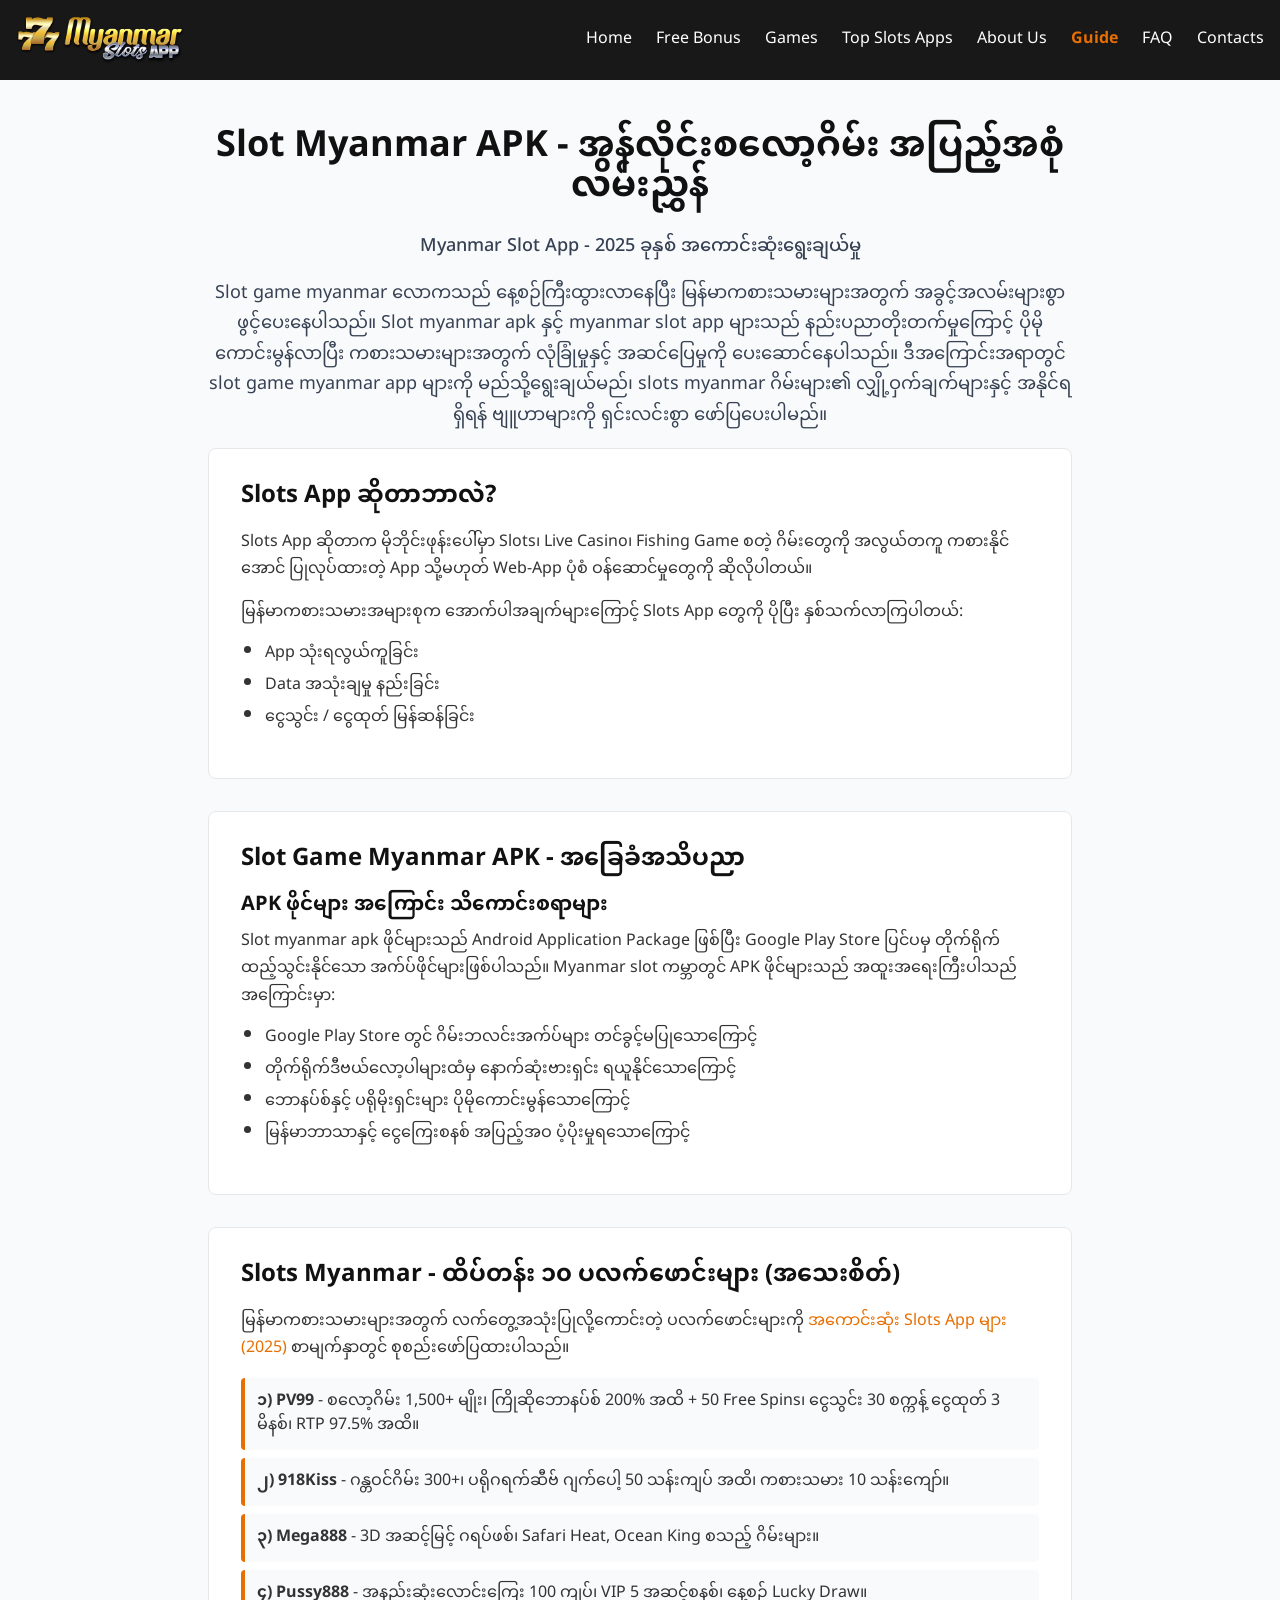
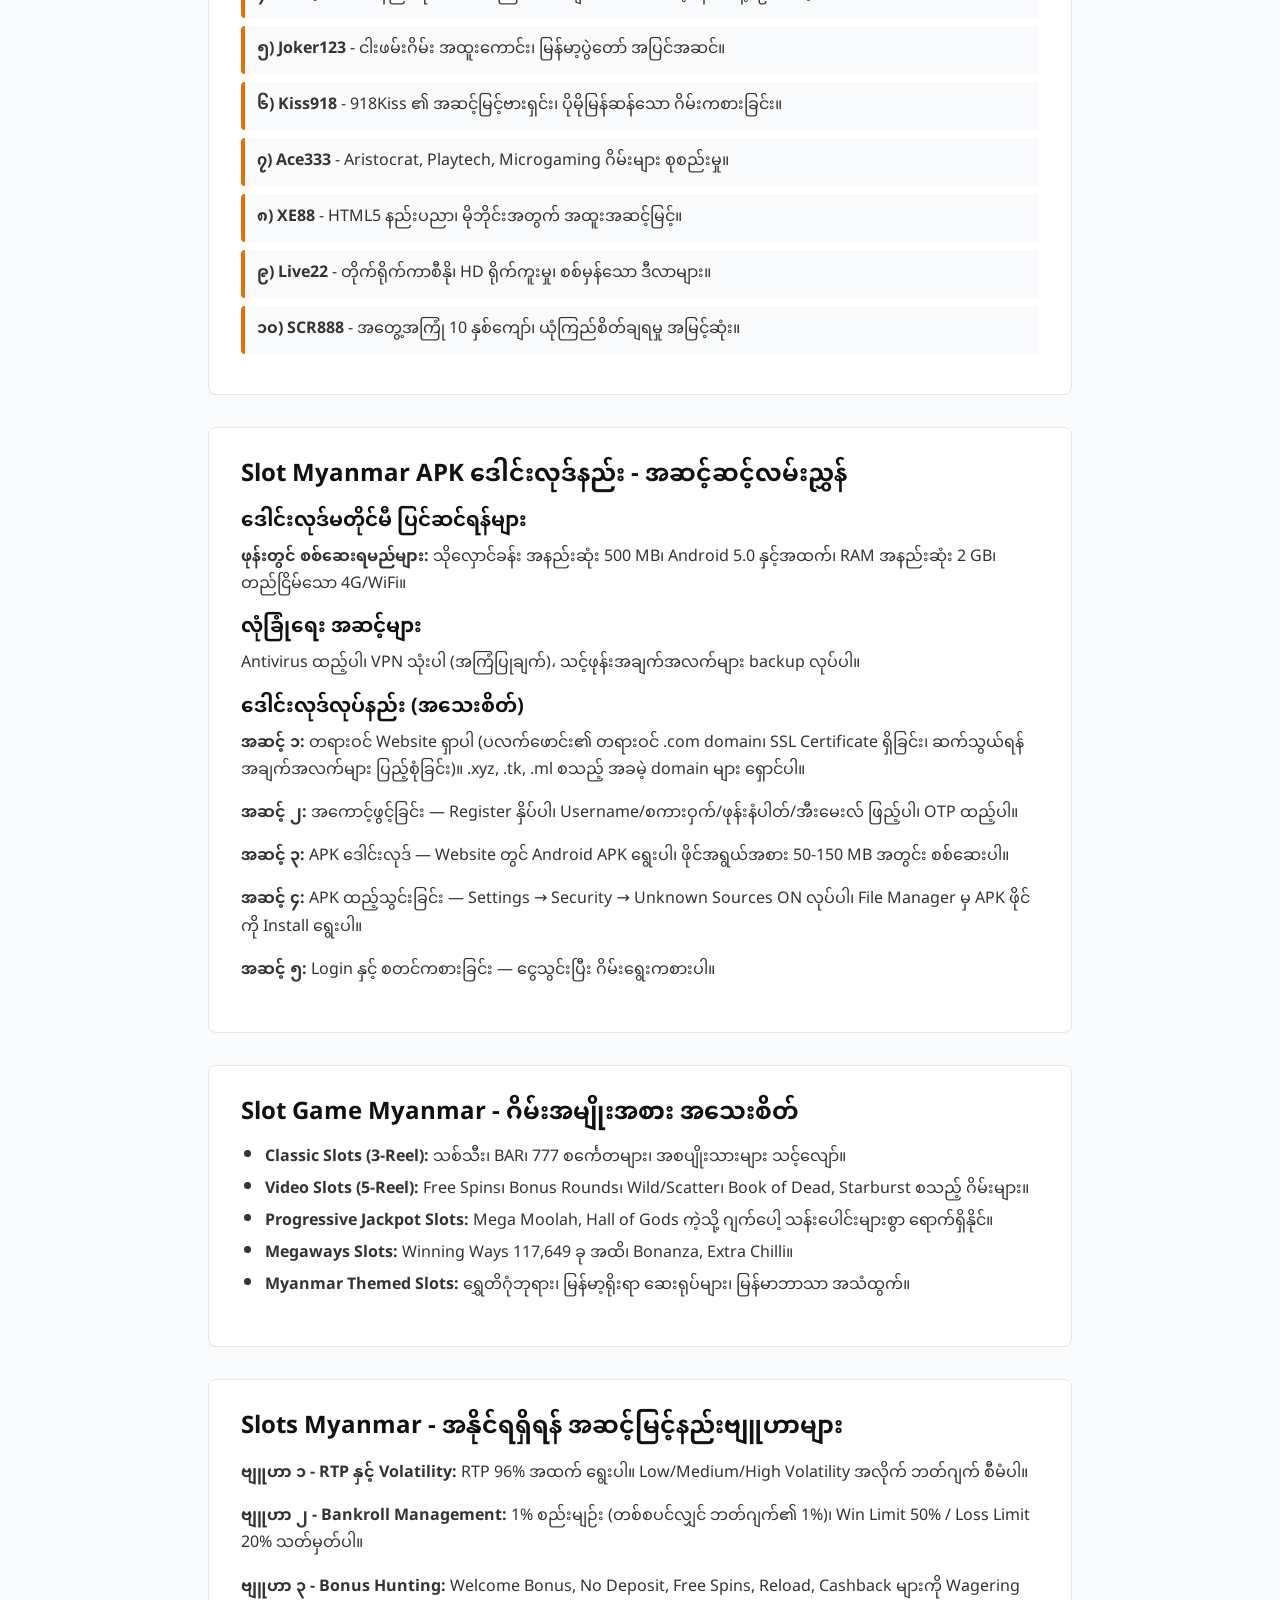
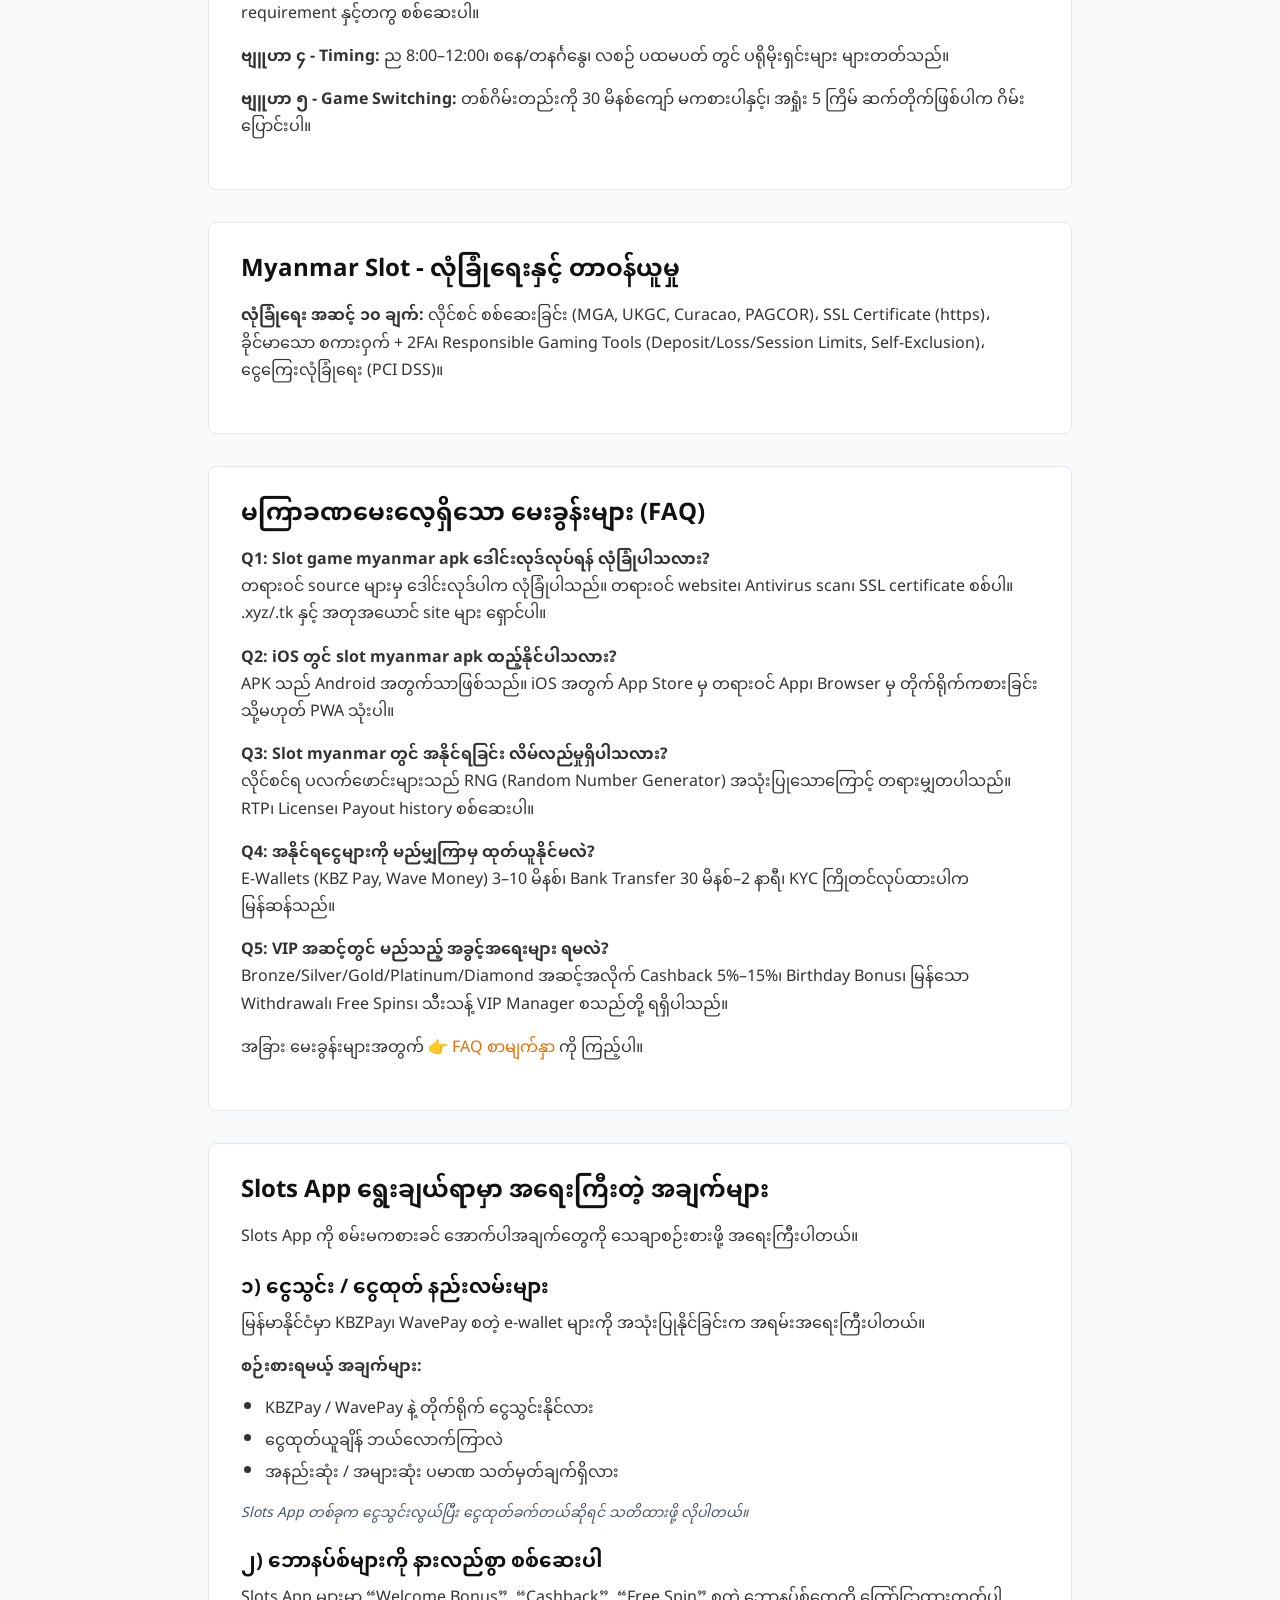
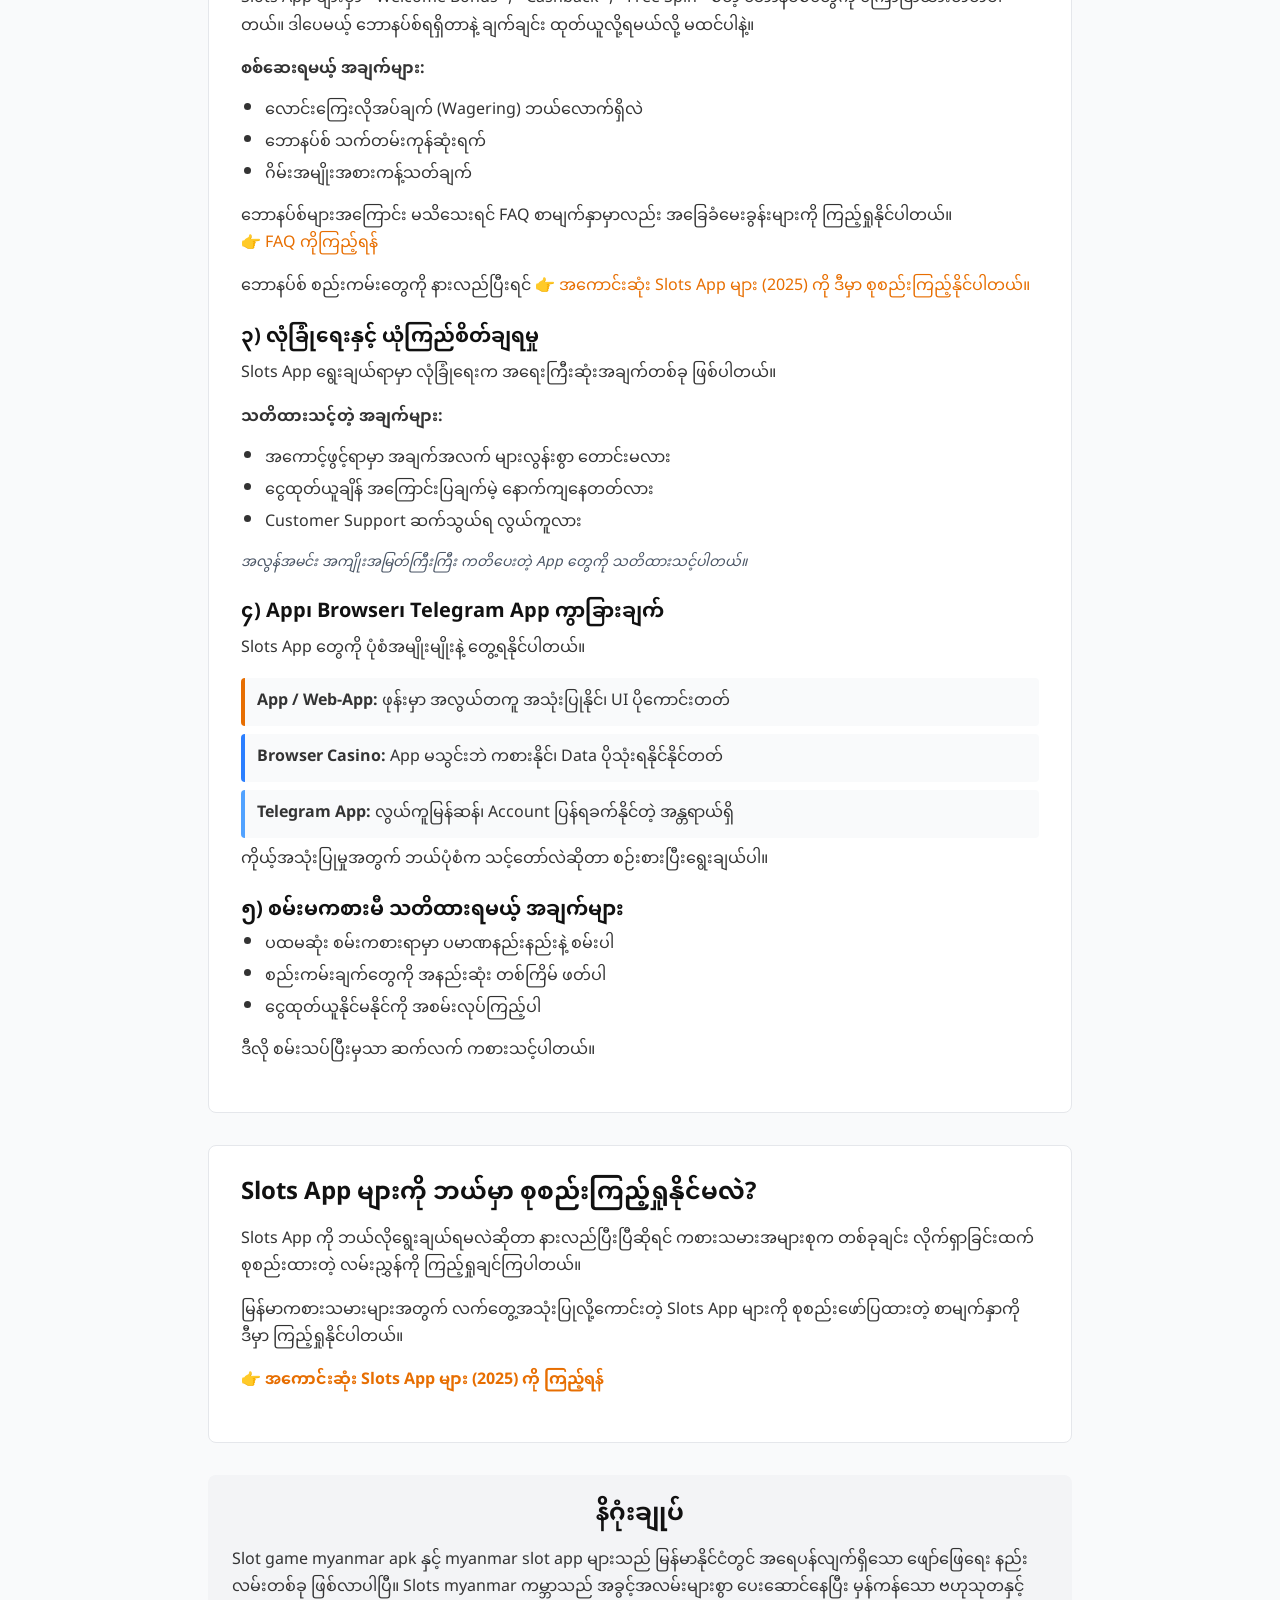
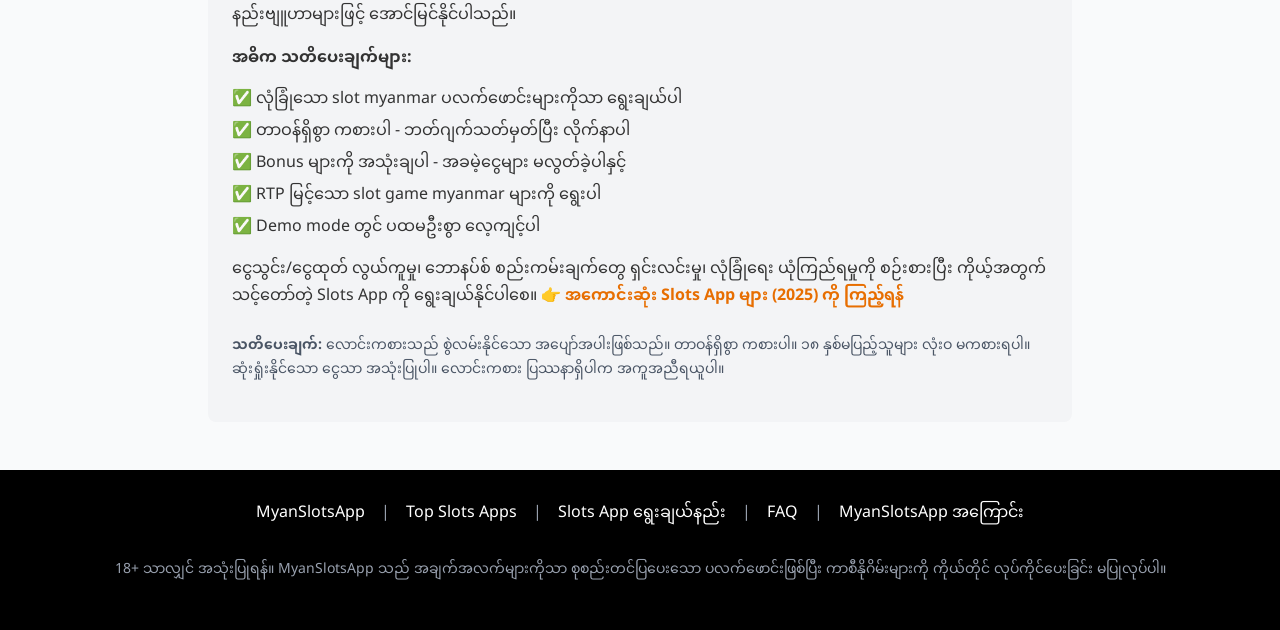
<file: how-to-choose-slots-app-myanmar/index.html>
<!DOCTYPE html>
<html lang="my-MM">
<head>
    <!-- Google tag (gtag.js) -->
    <script async src="https://www.googletagmanager.com/gtag/js?id=G-PZT5Q70SZC"></script>
    <script>
      window.dataLayer = window.dataLayer || [];
      function gtag(){dataLayer.push(arguments);}
      gtag('js', new Date());

      gtag('config', 'G-PZT5Q70SZC');
    </script>
    <meta name="robots" content="index, follow">
    <meta charset="UTF-8">
    <meta name="viewport" content="width=device-width, initial-scale=1">
    <title>Slot Myanmar APK - အွန်လိုင်းစလော့ဂိမ်း အပြည့်အစုံလမ်းညွှန် | MyanSlotsApp</title>
    <meta name="description" content="Slot game myanmar APK ဒေါင်းလုဒ်၊ ထိပ်တန်း ၁၀ ပလက်ဖောင်း၊ ဂိမ်းအမျိုးအစား၊ ဗျူဟာများ၊ လုံခြုံရေး နှင့် FAQ။ Myanmar Slot App 2025 လမ်းညွှန်။">
    <link rel="canonical" href="https://myanslotsapp.com/how-to-choose-slots-app-myanmar/">
    <link rel="alternate" hreflang="my-MM" href="https://myanslotsapp.com/how-to-choose-slots-app-myanmar/">
    <link rel="alternate" hreflang="x-default" href="https://myanslotsapp.com/how-to-choose-slots-app-myanmar/">
    
    <link rel="preload" href="guide-d25-22a1.css" as="style" onload="this.onload=null;this.rel='stylesheet'">
    <noscript><link rel="stylesheet" href="guide-d25-22a1.css"></noscript>

    <link rel="icon" sizes="16x16" href="../assets/logo/favicon-16x16.ico">
    <link rel="icon" sizes="32x32" href="../assets/logo/favicon-32x32.ico">
    <link rel="icon" sizes="192x192" href="../assets/logo/favicon-192x192.ico">
    <link rel="icon" sizes="256x256" href="../assets/logo/favicon-256x256.ico">

    <link rel="preconnect" href="https://fonts.googleapis.com">
    <link rel="preconnect" href="https://fonts.gstatic.com" crossorigin>
    <link href="https://fonts.googleapis.com/css2?family=Noto+Sans+Myanmar:wght@300;400;500;700&display=swap" rel="stylesheet">

    <meta property="og:title" content="Slot Myanmar APK - အွန်လိုင်းစလော့ဂိမ်း အပြည့်အစုံလမ်းညွှန် | MyanSlotsApp">
    <meta property="og:description" content="Slot game myanmar APK ဒေါင်းလုဒ်၊ ထိပ်တန်း ၁၀ ပလက်ဖောင်း၊ ဂိမ်းအမျိုးအစား၊ ဗျူဟာများ၊ လုံခြုံရေး နှင့် FAQ။ Myanmar Slot App 2025 လမ်းညွှန်။">
    <meta property="og:type" content="article">
    <meta property="og:url" content="https://myanslotsapp.com/how-to-choose-slots-app-myanmar/">
    <meta property="og:image" content="https://myanslotsapp.com/assets/image/myanslotsapp-background.webp">
    <meta property="og:site_name" content="MyanSlotsApp">
    <meta property="og:locale" content="my_MM">

    <meta name="twitter:card" content="summary_large_image">
    <meta name="twitter:title" content="Slot Myanmar APK - အွန်လိုင်းစလော့ဂိမ်း အပြည့်အစုံလမ်းညွှန် | MyanSlotsApp">
    <meta name="twitter:description" content="Slot game myanmar APK ဒေါင်းလုဒ်၊ ထိပ်တန်း ၁၀ ပလက်ဖောင်း၊ ဂိမ်းအမျိုးအစား၊ ဗျူဟာများ၊ လုံခြုံရေး နှင့် FAQ။ Myanmar Slot App 2025 လမ်းညွှန်။">
    <meta name="twitter:image" content="https://myanslotsapp.com/assets/image/myanslotsapp-background.webp">

    <script type="application/ld+json">
    {
      "@context": "https://schema.org",
      "@type": "Article",
      "headline": "Slot Myanmar APK - အွန်လိုင်းစလော့ဂိမ်း အပြည့်အစုံလမ်းညွှန်",
      "description": "Slots App ရွေးချယ်ရာတွင် သိထားသင့်သော အချက်များ",
      "url": "https://myanslotsapp.com/how-to-choose-slots-app-myanmar/",
      "inLanguage": "my-MM",
      "image": "https://myanslotsapp.com/assets/image/myanslotsapp-background.webp",
      "datePublished": "2025-12-15T10:48:53+06:30",
      "dateModified": "2025-12-22T10:48:53+06:30",
      "author": {
        "@type": "Organization",
        "name": "MyanSlotsApp"
      },
      "publisher": {
        "@type": "Organization",
        "name": "MyanSlotsApp",
        "logo": {
            "@type": "ImageObject",
            "url": "https://myanslotsapp.com/assets/logo/logo.png"
        }
      },
      "mainEntityOfPage": {
        "@type": "WebPage",
        "@id": "https://myanslotsapp.com/how-to-choose-slots-app-myanmar/"
      }
    }
    </script>
    <script type="application/ld+json">
    {
      "@context": "https://schema.org",
      "@type": "BreadcrumbList",
      "itemListElement": [{
        "@type": "ListItem",
        "position": 1,
        "name": "Home",
        "item": "https://myanslotsapp.com/"
      },{
        "@type": "ListItem",
        "position": 2,
        "name": "Slots App ရွေးချယ်နည်း",
        "item": "https://myanslotsapp.com/how-to-choose-slots-app-myanmar/"
      }]
    }
    </script>
    <script type="application/ld+json">
    {
      "@context": "https://schema.org",
      "@type": "ItemList",
      "name": "How to Choose a Slots App in Myanmar",
      "description": "Key criteria players should consider when choosing a slots app in Myanmar, including payments, bonuses, security, platform type, and testing tips.",
      "itemListOrder": "https://schema.org/ItemListOrderAscending",
      "numberOfItems": 5,
      "itemListElement": [
        {
          "@type": "ListItem",
          "position": 1,
          "name": "Deposit and Withdrawal Methods",
          "description": "Check whether the slots app supports local payment methods such as KBZPay and WavePay, withdrawal speed, and transaction limits."
        },
        {
          "@type": "ListItem",
          "position": 2,
          "name": "Bonus Terms and Conditions",
          "description": "Review wagering requirements, bonus validity period, and game restrictions before accepting any welcome or promotional bonus."
        },
        {
          "@type": "ListItem",
          "position": 3,
          "name": "Security and Trustworthiness",
          "description": "Assess account safety, withdrawal reliability, customer support availability, and warning signs of unreliable apps."
        },
        {
          "@type": "ListItem",
          "position": 4,
          "name": "App vs Browser vs Telegram Platforms",
          "description": "Understand the differences between native apps, browser-based casinos, and Telegram-based platforms to choose what fits your usage best."
        },
        {
          "@type": "ListItem",
          "position": 5,
          "name": "Testing Before Playing Seriously",
          "description": "Start with small amounts, test withdrawals, and read terms carefully before committing larger balances."
        }
      ]
    }
    </script>
    <style>
        body { font-family: "Noto Sans Myanmar", ui-sans-serif, system-ui, sans-serif; color: #333; }
        main h1, main h2, main h3 { color: #111; }
        article ul:not(.list-none) { list-style-type: disc; padding-left: 1.5rem; margin-bottom: 1rem; }
        li { margin-bottom: 0.5rem; }
        p { margin-bottom: 1rem; line-height: 1.7; }
        .content-section { background: white; padding: 2rem; border-radius: 0.5rem; border: 1px solid #e5e7eb; margin-bottom: 2rem; }
        .text-yellow-500 { color: #eab308; }
        @media (min-width: 48rem) {
            .md\:hidden {
                display: none;
            }
        }
    </style>
</head>
<body class="bg-gray-50 text-gray-900">
    <header class="bg-black/90 text-white py-4">
        <div class="max-w-7xl mx-auto px-4 flex justify-between items-center">
             <a href="/" class="flex items-center space-x-2">
                <img src="../assets/logo/Myanmar-Slots-App-logo-horizontal.png" alt="MyanSlotsApp" class="h-12" width="169" height="48">
            </a>
            <nav class="hidden md:flex space-x-6">
                <a href="/" class="hover:text-[#CA0536] hover:underline">Home</a>
                <a href="/#bonus" class="hover:text-[#CA0536] hover:underline">Free Bonus</a>
                <a href="/#games" class="hover:text-[#CA0536] hover:underline">Games</a>
                <a href="/best-slots-apps-myanmar/" class="hover:text-[#CA0536] hover:underline">Top Slots Apps</a>
                <a href="/#about" class="hover:text-[#CA0536] hover:underline">About Us</a>
                <a href="/how-to-choose-slots-app-myanmar/" class="text-[#e76e01] font-bold underline">Guide</a>
                <a href="/faq/" class="hover:text-[#CA0536] hover:underline">FAQ</a>
                <a href="/#contact" class="hover:text-[#CA0536] hover:underline">Contacts</a>
            </nav>
            <button id="mobile-menu-button" aria-label="Open menu" aria-expanded="false" aria-controls="mobile-menu" class="md:hidden text-white text-3xl focus:outline-none">☰</button>
        </div>
        <div id="mobile-menu" class="hidden md:hidden">
            <nav class="px-2 pt-2 pb-3 space-y-1 bg-black/90">
                <a href="/" class="text-white hover:text-[#CA0536] block px-3 py-2 rounded-md text-base font-medium hover:underline">Home</a>
                <a href="/#bonus" class="text-white hover:text-[#CA0536] block px-3 py-2 rounded-md text-base font-medium hover:underline">Free Bonus</a>
                <a href="/#games" class="text-white hover:text-[#CA0536] block px-3 py-2 rounded-md text-base font-medium hover:underline">Games</a>
                <a href="/best-slots-apps-myanmar/" class="text-white hover:text-[#CA0536] block px-3 py-2 rounded-md text-base font-medium hover:underline">Top Slots Apps</a>
                <a href="/#about" class="text-white hover:text-[#CA0536] block px-3 py-2 rounded-md text-base font-medium hover:underline">About Us</a>
                <a href="/how-to-choose-slots-app-myanmar/" class="text-[#e76e01] font-bold block px-3 py-2 rounded-md text-base underline">Guide</a>
                <a href="/faq/" class="text-white hover:text-[#CA0536] block px-3 py-2 rounded-md text-base font-medium hover:underline">FAQ</a>
                <a href="/#contact" class="text-white hover:text-[#CA0536] block px-3 py-2 rounded-md text-base font-medium hover:underline">Contacts</a>
            </nav>
        </div>
    </header>

    <main class="max-w-4xl mx-auto px-4 py-12">
        <article>
            <h1 class="text-3xl sm:text-4xl font-bold mb-6 text-center">Slot Myanmar APK - အွန်လိုင်းစလော့ဂိမ်း အပြည့်အစုံလမ်းညွှန်</h1>
            <p class="text-lg text-gray-700 mb-4 text-center font-medium">Myanmar Slot App - 2025 ခုနှစ် အကောင်းဆုံးရွေးချယ်မှု</p>
            <p class="text-lg text-gray-700 mb-8 text-center">
                Slot game myanmar လောကသည် နေ့စဉ်ကြီးထွားလာနေပြီး မြန်မာကစားသမားများအတွက် အခွင့်အလမ်းများစွာ ဖွင့်ပေးနေပါသည်။ Slot myanmar apk နှင့် myanmar slot app များသည် နည်းပညာတိုးတက်မှုကြောင့် ပိုမိုကောင်းမွန်လာပြီး ကစားသမားများအတွက် လုံခြုံမှုနှင့် အဆင်ပြေမှုကို ပေးဆောင်နေပါသည်။ ဒီအကြောင်းအရာတွင် slot game myanmar app များကို မည်သို့ရွေးချယ်မည်၊ slots myanmar ဂိမ်းများ၏ လျှို့ဝှက်ချက်များနှင့် အနိုင်ရရှိရန် ဗျူဟာများကို ရှင်းလင်းစွာ ဖော်ပြပေးပါမည်။
            </p>

            <div class="content-section">
                <h2 class="text-2xl font-bold mb-4 text-[#e76e01]">Slots App ဆိုတာဘာလဲ?</h2>
                <p>Slots App ဆိုတာက မိုဘိုင်းဖုန်းပေါ်မှာ Slots၊ Live Casino၊ Fishing Game စတဲ့ ဂိမ်းတွေကို အလွယ်တကူ ကစားနိုင်အောင် ပြုလုပ်ထားတဲ့ App သို့မဟုတ် Web-App ပုံစံ ဝန်ဆောင်မှုတွေကို ဆိုလိုပါတယ်။</p>
                <p>မြန်မာကစားသမားအများစုက အောက်ပါအချက်များကြောင့် Slots App တွေကို ပိုပြီး နှစ်သက်လာကြပါတယ်:</p>
                <ul>
                    <li>App သုံးရလွယ်ကူခြင်း</li>
                    <li>Data အသုံးချမှု နည်းခြင်း</li>
                    <li>ငွေသွင်း / ငွေထုတ် မြန်ဆန်ခြင်း</li>
                </ul>
            </div>

            <div class="content-section">
                <h2 class="text-2xl font-bold mb-4 text-[#e76e01]">Slot Game Myanmar APK - အခြေခံအသိပညာ</h2>
                <h3 class="text-xl font-bold mb-2 mt-4">APK ဖိုင်များ အကြောင်း သိကောင်းစရာများ</h3>
                <p>Slot myanmar apk ဖိုင်များသည် Android Application Package ဖြစ်ပြီး Google Play Store ပြင်ပမှ တိုက်ရိုက်ထည့်သွင်းနိုင်သော အက်ပ်ဖိုင်များဖြစ်ပါသည်။ Myanmar slot ကမ္ဘာတွင် APK ဖိုင်များသည် အထူးအရေးကြီးပါသည် အကြောင်းမှာ:</p>
                <ul>
                    <li>Google Play Store တွင် ဂိမ်းဘလင်းအက်ပ်များ တင်ခွင့်မပြုသောကြောင့်</li>
                    <li>တိုက်ရိုက်ဒီဗယ်လော့ပါများထံမှ နောက်ဆုံးဗားရှင်း ရယူနိုင်သောကြောင့်</li>
                    <li>ဘောနပ်စ်နှင့် ပရိုမိုးရှင်းများ ပိုမိုကောင်းမွန်သောကြောင့်</li>
                    <li>မြန်မာဘာသာနှင့် ငွေကြေးစနစ် အပြည့်အဝ ပံ့ပိုးမှုရသောကြောင့်</li>
                </ul>
            </div>

            <div class="content-section">
                <h2 class="text-2xl font-bold mb-4 text-[#e76e01]">Slots Myanmar - ထိပ်တန်း ၁၀ ပလက်ဖောင်းများ (အသေးစိတ်)</h2>
                <p class="mb-4">မြန်မာကစားသမားများအတွက် လက်တွေ့အသုံးပြုလို့ကောင်းတဲ့ ပလက်ဖောင်းများကို <a href="/best-slots-apps-myanmar/" class="text-[#e76e01] hover:underline">အကောင်းဆုံး Slots App များ (2025)</a> စာမျက်နှာတွင် စုစည်းဖော်ပြထားပါသည်။</p>
                <ul class="list-none pl-0 space-y-4">
                    <li class="bg-gray-50 p-3 rounded border-l-4 border-[#e76e01]"><strong>၁) PV99</strong> - စလော့ဂိမ်း 1,500+ မျိုး၊ ကြိုဆိုဘောနပ်စ် 200% အထိ + 50 Free Spins၊ ငွေသွင်း 30 စက္ကန့် ငွေထုတ် 3 မိနစ်၊ RTP 97.5% အထိ။</li>
                    <li class="bg-gray-50 p-3 rounded border-l-4 border-[#e76e01]"><strong>၂) 918Kiss</strong> - ဂန္တဝင်ဂိမ်း 300+၊ ပရိုဂရက်ဆီဗ် ဂျက်ပေါ့ 50 သန်းကျပ် အထိ၊ ကစားသမား 10 သန်းကျော်။</li>
                    <li class="bg-gray-50 p-3 rounded border-l-4 border-[#e76e01]"><strong>၃) Mega888</strong> - 3D အဆင့်မြင့် ဂရပ်ဖစ်၊ Safari Heat, Ocean King စသည့် ဂိမ်းများ။</li>
                    <li class="bg-gray-50 p-3 rounded border-l-4 border-[#e76e01]"><strong>၄) Pussy888</strong> - အနည်းဆုံးလောင်းကြေး 100 ကျပ်၊ VIP 5 အဆင့်စနစ်၊ နေ့စဉ် Lucky Draw။</li>
                    <li class="bg-gray-50 p-3 rounded border-l-4 border-[#e76e01]"><strong>၅) Joker123</strong> - ငါးဖမ်းဂိမ်း အထူးကောင်း၊ မြန်မာ့ပွဲတော် အပြင်အဆင်။</li>
                    <li class="bg-gray-50 p-3 rounded border-l-4 border-[#e76e01]"><strong>၆) Kiss918</strong> - 918Kiss ၏ အဆင့်မြင့်ဗားရှင်း၊ ပိုမိုမြန်ဆန်သော ဂိမ်းကစားခြင်း။</li>
                    <li class="bg-gray-50 p-3 rounded border-l-4 border-[#e76e01]"><strong>၇) Ace333</strong> - Aristocrat, Playtech, Microgaming ဂိမ်းများ စုစည်းမှု။</li>
                    <li class="bg-gray-50 p-3 rounded border-l-4 border-[#e76e01]"><strong>၈) XE88</strong> - HTML5 နည်းပညာ၊ မိုဘိုင်းအတွက် အထူးအဆင့်မြင့်။</li>
                    <li class="bg-gray-50 p-3 rounded border-l-4 border-[#e76e01]"><strong>၉) Live22</strong> - တိုက်ရိုက်ကာစီနို၊ HD ရိုက်ကူးမှု၊ စစ်မှန်သော ဒီလာများ။</li>
                    <li class="bg-gray-50 p-3 rounded border-l-4 border-[#e76e01]"><strong>၁၀) SCR888</strong> - အတွေ့အကြုံ 10 နှစ်ကျော်၊ ယုံကြည်စိတ်ချရမှု အမြင့်ဆုံး။</li>
                </ul>
            </div>

            <div class="content-section">
                <h2 class="text-2xl font-bold mb-4 text-[#e76e01]">Slot Myanmar APK ဒေါင်းလုဒ်နည်း - အဆင့်ဆင့်လမ်းညွှန်</h2>
                <h3 class="text-xl font-bold mb-2 mt-4">ဒေါင်းလုဒ်မတိုင်မီ ပြင်ဆင်ရန်များ</h3>
                <p><strong>ဖုန်းတွင် စစ်ဆေးရမည်များ:</strong> သိုလှောင်ခန်း အနည်းဆုံး 500 MB၊ Android 5.0 နှင့်အထက်၊ RAM အနည်းဆုံး 2 GB၊ တည်ငြိမ်သော 4G/WiFi။</p>
                <h3 class="text-xl font-bold mb-2 mt-4">လုံခြုံရေး အဆင့်များ</h3>
                <p>Antivirus ထည့်ပါ၊ VPN သုံးပါ (အကြံပြုချက်)، သင့်ဖုန်းအချက်အလက်များ backup လုပ်ပါ။</p>
                <h3 class="text-xl font-bold mb-2 mt-4">ဒေါင်းလုဒ်လုပ်နည်း (အသေးစိတ်)</h3>
                <p><strong>အဆင့် ၁:</strong> တရားဝင် Website ရှာပါ (ပလက်ဖောင်း၏ တရားဝင် .com domain၊ SSL Certificate ရှိခြင်း၊ ဆက်သွယ်ရန် အချက်အလက်များ ပြည့်စုံခြင်း)။ .xyz, .tk, .ml စသည့် အခမဲ့ domain များ ရှောင်ပါ။</p>
                <p><strong>အဆင့် ၂:</strong> အကောင့်ဖွင့်ခြင်း — Register နှိပ်ပါ၊ Username/စကားဝှက်/ဖုန်းနံပါတ်/အီးမေးလ် ဖြည့်ပါ၊ OTP ထည့်ပါ။</p>
                <p><strong>အဆင့် ၃:</strong> APK ဒေါင်းလုဒ် — Website တွင် Android APK ရွေးပါ၊ ဖိုင်အရွယ်အစား 50-150 MB အတွင်း စစ်ဆေးပါ။</p>
                <p><strong>အဆင့် ၄:</strong> APK ထည့်သွင်းခြင်း — Settings → Security → Unknown Sources ON လုပ်ပါ၊ File Manager မှ APK ဖိုင်ကို Install ရွေးပါ။</p>
                <p><strong>အဆင့် ၅:</strong> Login နှင့် စတင်ကစားခြင်း — ငွေသွင်းပြီး ဂိမ်းရွေးကစားပါ။</p>
            </div>

            <div class="content-section">
                <h2 class="text-2xl font-bold mb-4 text-[#e76e01]">Slot Game Myanmar - ဂိမ်းအမျိုးအစား အသေးစိတ်</h2>
                <ul>
                    <li><strong>Classic Slots (3-Reel):</strong> သစ်သီး၊ BAR၊ 777 စင်္ကေတများ၊ အစပျိုးသားများ သင့်လျော်။</li>
                    <li><strong>Video Slots (5-Reel):</strong> Free Spins၊ Bonus Rounds၊ Wild/Scatter၊ Book of Dead, Starburst စသည့် ဂိမ်းများ။</li>
                    <li><strong>Progressive Jackpot Slots:</strong> Mega Moolah, Hall of Gods ကဲ့သို့ ဂျက်ပေါ့ သန်းပေါင်းများစွာ ရောက်ရှိနိုင်။</li>
                    <li><strong>Megaways Slots:</strong> Winning Ways 117,649 ခု အထိ၊ Bonanza, Extra Chilli။</li>
                    <li><strong>Myanmar Themed Slots:</strong> ရွှေတိဂုံဘုရား၊ မြန်မာ့ရိုးရာ ဆေးရုပ်များ၊ မြန်မာဘာသာ အသံထွက်။</li>
                </ul>
            </div>

            <div class="content-section">
                <h2 class="text-2xl font-bold mb-4 text-[#e76e01]">Slots Myanmar - အနိုင်ရရှိရန် အဆင့်မြင့်နည်းဗျူဟာများ</h2>
                <p><strong>ဗျူဟာ ၁ - RTP နှင့် Volatility:</strong> RTP 96% အထက် ရွေးပါ။ Low/Medium/High Volatility အလိုက် ဘတ်ဂျက် စီမံပါ။</p>
                <p><strong>ဗျူဟာ ၂ - Bankroll Management:</strong> 1% စည်းမျဉ်း (တစ်စပင်လျှင် ဘတ်ဂျက်၏ 1%)၊ Win Limit 50% / Loss Limit 20% သတ်မှတ်ပါ။</p>
                <p><strong>ဗျူဟာ ၃ - Bonus Hunting:</strong> Welcome Bonus, No Deposit, Free Spins, Reload, Cashback များကို Wagering requirement နှင့်တကွ စစ်ဆေးပါ။</p>
                <p><strong>ဗျူဟာ ၄ - Timing:</strong> ည 8:00–12:00၊ စနေ/တနင်္ဂနွေ၊ လစဉ် ပထမပတ် တွင် ပရိုမိုးရှင်းများ များတတ်သည်။</p>
                <p><strong>ဗျူဟာ ၅ - Game Switching:</strong> တစ်ဂိမ်းတည်းကို 30 မိနစ်ကျော် မကစားပါနှင့်၊ အရှုံး 5 ကြိမ် ဆက်တိုက်ဖြစ်ပါက ဂိမ်းပြောင်းပါ။</p>
            </div>

            <div class="content-section">
                <h2 class="text-2xl font-bold mb-4 text-[#e76e01]">Myanmar Slot - လုံခြုံရေးနှင့် တာဝန်ယူမှု</h2>
                <p><strong>လုံခြုံရေး အဆင့် ၁၀ ချက်:</strong> လိုင်စင် စစ်ဆေးခြင်း (MGA, UKGC, Curacao, PAGCOR)، SSL Certificate (https)، ခိုင်မာသော စကားဝှက် + 2FA၊ Responsible Gaming Tools (Deposit/Loss/Session Limits, Self-Exclusion)، ငွေကြေးလုံခြုံရေး (PCI DSS)။</p>
            </div>

            <div class="content-section">
                <h2 class="text-2xl font-bold mb-4 text-[#e76e01]">မကြာခဏမေးလေ့ရှိသော မေးခွန်းများ (FAQ)</h2>
                <p><strong>Q1: Slot game myanmar apk ဒေါင်းလုဒ်လုပ်ရန် လုံခြုံပါသလား?</strong><br>တရားဝင် source များမှ ဒေါင်းလုဒ်ပါက လုံခြုံပါသည်။ တရားဝင် website၊ Antivirus scan၊ SSL certificate စစ်ပါ။ .xyz/.tk နှင့် အတုအယောင် site များ ရှောင်ပါ။</p>
                <p><strong>Q2: iOS တွင် slot myanmar apk ထည့်နိုင်ပါသလား?</strong><br>APK သည် Android အတွက်သာဖြစ်သည်။ iOS အတွက် App Store မှ တရားဝင် App၊ Browser မှ တိုက်ရိုက်ကစားခြင်း သို့မဟုတ် PWA သုံးပါ။</p>
                <p><strong>Q3: Slot myanmar တွင် အနိုင်ရခြင်း လိမ်လည်မှုရှိပါသလား?</strong><br>လိုင်စင်ရ ပလက်ဖောင်းများသည် RNG (Random Number Generator) အသုံးပြုသောကြောင့် တရားမျှတပါသည်။ RTP၊ License၊ Payout history စစ်ဆေးပါ။</p>
                <p><strong>Q4: အနိုင်ရငွေများကို မည်မျှကြာမှ ထုတ်ယူနိုင်မလဲ?</strong><br>E-Wallets (KBZ Pay, Wave Money) 3–10 မိနစ်၊ Bank Transfer 30 မိနစ်–2 နာရီ၊ KYC ကြိုတင်လုပ်ထားပါက မြန်ဆန်သည်။</p>
                <p><strong>Q5: VIP အဆင့်တွင် မည်သည့် အခွင့်အရေးများ ရမလဲ?</strong><br>Bronze/Silver/Gold/Platinum/Diamond အဆင့်အလိုက် Cashback 5%–15%၊ Birthday Bonus၊ မြန်သော Withdrawal၊ Free Spins၊ သီးသန့် VIP Manager စသည်တို့ ရရှိပါသည်။</p>
                <p>အခြား မေးခွန်းများအတွက် 👉 <a href="/faq/" class="text-[#e76e01] hover:underline">FAQ စာမျက်နှာ</a> ကို ကြည့်ပါ။</p>
            </div>

            <div class="content-section">
                <h2 class="text-2xl font-bold mb-4 text-[#e76e01]">Slots App ရွေးချယ်ရာမှာ အရေးကြီးတဲ့ အချက်များ</h2>
                <p>Slots App ကို စမ်းမကစားခင် အောက်ပါအချက်တွေကို သေချာစဉ်းစားဖို့ အရေးကြီးပါတယ်။</p>

                <h3 class="text-xl font-bold mb-2 mt-6">၁) ငွေသွင်း / ငွေထုတ် နည်းလမ်းများ</h3>
                <p>မြန်မာနိုင်ငံမှာ KBZPay၊ WavePay စတဲ့ e-wallet များကို အသုံးပြုနိုင်ခြင်းက အရမ်းအရေးကြီးပါတယ်။</p>
                <p><strong>စဉ်းစားရမယ့် အချက်များ:</strong></p>
                <ul>
                    <li>KBZPay / WavePay နဲ့ တိုက်ရိုက် ငွေသွင်းနိုင်လား</li>
                    <li>ငွေထုတ်ယူချိန် ဘယ်လောက်ကြာလဲ</li>
                    <li>အနည်းဆုံး / အများဆုံး ပမာဏ သတ်မှတ်ချက်ရှိလား</li>
                </ul>
                <p class="text-sm text-gray-600 italic">Slots App တစ်ခုက ငွေသွင်းလွယ်ပြီး ငွေထုတ်ခက်တယ်ဆိုရင် သတိထားဖို့ လိုပါတယ်။</p>

                <h3 class="text-xl font-bold mb-2 mt-6">၂) ဘောနပ်စ်များကို နားလည်စွာ စစ်ဆေးပါ</h3>
                <p>Slots App များမှာ “Welcome Bonus”, “Cashback”, “Free Spin” စတဲ့ ဘောနပ်စ်တွေကို ကြော်ငြာထားတတ်ပါတယ်။ ဒါပေမယ့် ဘောနပ်စ်ရရှိတာနဲ့ ချက်ချင်း ထုတ်ယူလို့ရမယ်လို့ မထင်ပါနဲ့။</p>
                <p><strong>စစ်ဆေးရမယ့် အချက်များ:</strong></p>
                <ul>
                    <li>လောင်းကြေးလိုအပ်ချက် (Wagering) ဘယ်လောက်ရှိလဲ</li>
                    <li>ဘောနပ်စ် သက်တမ်းကုန်ဆုံးရက်</li>
                    <li>ဂိမ်းအမျိုးအစားကန့်သတ်ချက်</li>
                </ul>
                <p>ဘောနပ်စ်များအကြောင်း မသိသေးရင် FAQ စာမျက်နှာမှာလည်း အခြေခံမေးခွန်းများကို ကြည့်ရှုနိုင်ပါတယ်။<br>
                👉 <a href="/faq/" class="text-[#e76e01] hover:underline">FAQ ကိုကြည့်ရန်</a></p>
                <p>ဘောနပ်စ် စည်းကမ်းတွေကို နားလည်ပြီးရင် 👉 <a href="/best-slots-apps-myanmar/" class="text-[#e76e01] hover:underline">အကောင်းဆုံး Slots App များ (2025) ကို ဒီမှာ စုစည်းကြည့်နိုင်ပါတယ်။</a></p>

                <h3 class="text-xl font-bold mb-2 mt-6">၃) လုံခြုံရေးနှင့် ယုံကြည်စိတ်ချရမှု</h3>
                <p>Slots App ရွေးချယ်ရာမှာ လုံခြုံရေးက အရေးကြီးဆုံးအချက်တစ်ခု ဖြစ်ပါတယ်။</p>
                <p><strong>သတိထားသင့်တဲ့ အချက်များ:</strong></p>
                <ul>
                    <li>အကောင့်ဖွင့်ရာမှာ အချက်အလက် များလွန်းစွာ တောင်းမလား</li>
                    <li>ငွေထုတ်ယူချိန် အကြောင်းပြချက်မဲ့ နောက်ကျနေတတ်လား</li>
                    <li>Customer Support ဆက်သွယ်ရ လွယ်ကူလား</li>
                </ul>
                <p class="text-sm text-gray-600 italic">အလွန်အမင်း အကျိုးအမြတ်ကြီးကြီး ကတိပေးတဲ့ App တွေကို သတိထားသင့်ပါတယ်။</p>

                <h3 class="text-xl font-bold mb-2 mt-6">၄) App၊ Browser၊ Telegram App ကွာခြားချက်</h3>
                <p>Slots App တွေကို ပုံစံအမျိုးမျိုးနဲ့ တွေ့ရနိုင်ပါတယ်။</p>
                <ul class="list-none pl-0 space-y-4">
                    <li class="bg-gray-50 p-3 rounded border-l-4 border-[#e76e01]">
                        <strong>App / Web-App:</strong> ဖုန်းမှာ အလွယ်တကူ အသုံးပြုနိုင်၊ UI ပိုကောင်းတတ်
                    </li>
                    <li class="bg-gray-50 p-3 rounded border-l-4 border-blue-500">
                        <strong>Browser Casino:</strong> App မသွင်းဘဲ ကစားနိုင်၊ Data ပိုသုံးရနိုင်နိုင်တတ်
                    </li>
                    <li class="bg-gray-50 p-3 rounded border-l-4 border-blue-400">
                        <strong>Telegram App:</strong> လွယ်ကူမြန်ဆန်၊ Account ပြန်ရခက်နိုင်တဲ့ အန္တရာယ်ရှိ
                    </li>
                </ul>
                <p>ကိုယ့်အသုံးပြုမှုအတွက် ဘယ်ပုံစံက သင့်တော်လဲဆိုတာ စဉ်းစားပြီးရွေးချယ်ပါ။</p>

                <h3 class="text-xl font-bold mb-2 mt-6">၅) စမ်းမကစားမီ သတိထားရမယ့် အချက်များ</h3>
                <ul>
                    <li>ပထမဆုံး စမ်းကစားရာမှာ ပမာဏနည်းနည်းနဲ့ စမ်းပါ</li>
                    <li>စည်းကမ်းချက်တွေကို အနည်းဆုံး တစ်ကြိမ် ဖတ်ပါ</li>
                    <li>ငွေထုတ်ယူနိုင်မနိုင်ကို အစမ်းလုပ်ကြည့်ပါ</li>
                </ul>
                <p>ဒီလို စမ်းသပ်ပြီးမှသာ ဆက်လက် ကစားသင့်ပါတယ်။</p>
            </div>

            <div class="content-section">
                <h2 class="text-2xl font-bold mb-4 text-[#e76e01]">Slots App များကို ဘယ်မှာ စုစည်းကြည့်ရှုနိုင်မလဲ?</h2>
                <p>Slots App ကို ဘယ်လိုရွေးချယ်ရမလဲဆိုတာ နားလည်ပြီးပြီဆိုရင် ကစားသမားအများစုက တစ်ခုချင်း လိုက်ရှာခြင်းထက် စုစည်းထားတဲ့ လမ်းညွှန်ကို ကြည့်ရှုချင်ကြပါတယ်။</p>
                <p>မြန်မာကစားသမားများအတွက် လက်တွေ့အသုံးပြုလို့ကောင်းတဲ့ Slots App များကို စုစည်းဖော်ပြထားတဲ့ စာမျက်နှာကို ဒီမှာ ကြည့်ရှုနိုင်ပါတယ်။</p>
                <p>👉 <a href="/best-slots-apps-myanmar/" class="text-[#e76e01] hover:underline font-bold">အကောင်းဆုံး Slots App များ (2025) ကို ကြည့်ရန်</a></p>
            </div>

            <div class="bg-gray-100 p-6 rounded-lg">
                <h2 class="text-2xl font-bold mb-4 text-center">နိဂုံးချုပ်</h2>
                <p>Slot game myanmar apk နှင့် myanmar slot app များသည် မြန်မာနိုင်ငံတွင် အရေပန်လျက်ရှိသော ဖျော်ဖြေရေး နည်းလမ်းတစ်ခု ဖြစ်လာပါပြီ။ Slots myanmar ကမ္ဘာသည် အခွင့်အလမ်းများစွာ ပေးဆောင်နေပြီး မှန်ကန်သော ဗဟုသုတနှင့် နည်းဗျူဟာများဖြင့် အောင်မြင်နိုင်ပါသည်။</p>
                <p class="font-bold mt-4">အဓိက သတိပေးချက်များ:</p>
                <ul class="list-none mt-2">
                    <li>✅ လုံခြုံသော slot myanmar ပလက်ဖောင်းများကိုသာ ရွေးချယ်ပါ</li>
                    <li>✅ တာဝန်ရှိစွာ ကစားပါ - ဘတ်ဂျက်သတ်မှတ်ပြီး လိုက်နာပါ</li>
                    <li>✅ Bonus များကို အသုံးချပါ - အခမဲ့ငွေများ မလွတ်ခဲ့ပါနှင့်</li>
                    <li>✅ RTP မြင့်သော slot game myanmar များကို ရွေးပါ</li>
                    <li>✅ Demo mode တွင် ပထမဦးစွာ လေ့ကျင့်ပါ</li>
                </ul>
                <p class="mt-4">ငွေသွင်း/ငွေထုတ် လွယ်ကူမှု၊ ဘောနပ်စ် စည်းကမ်းချက်တွေ ရှင်းလင်းမှု၊ လုံခြုံရေး ယုံကြည်ရမှုကို စဉ်းစားပြီး ကိုယ့်အတွက် သင့်တော်တဲ့ Slots App ကို ရွေးချယ်နိုင်ပါစေ။ 👉 <a href="/best-slots-apps-myanmar/" class="text-[#e76e01] hover:underline font-bold">အကောင်းဆုံး Slots App များ (2025) ကို ကြည့်ရန်</a></p>
                <p class="text-sm text-gray-600 mt-6 pt-4 border-t border-gray-300"><strong>သတိပေးချက်:</strong> လောင်းကစားသည် စွဲလမ်းနိုင်သော အပျော်အပါးဖြစ်သည်။ တာဝန်ရှိစွာ ကစားပါ။ ၁၈ နှစ်မပြည့်သူများ လုံးဝ မကစားရပါ။ ဆုံးရှုံးနိုင်သော ငွေသာ အသုံးပြုပါ။ လောင်းကစား ပြဿနာရှိပါက အကူအညီရယူပါ။</p>
            </div>
        </article>
    </main>

    <footer class="bg-black text-white py-8 text-center">
        <div class="flex flex-wrap justify-center gap-4 mb-8 px-4">
            <a href="/" class="hover:text-[#CA0536]">MyanSlotsApp</a>
            <span class="text-gray-400">|</span>
            <a href="/best-slots-apps-myanmar/" class="hover:text-[#CA0536]">Top Slots Apps</a>
            <span class="text-gray-400">|</span>
            <a href="/how-to-choose-slots-app-myanmar/" class="hover:text-[#CA0536]">Slots App ရွေးချယ်နည်း</a>
            <span class="text-gray-400">|</span>
            <a href="/faq/" class="hover:text-[#CA0536]">FAQ</a>
            <span class="text-gray-400">|</span>
            <a href="/#about" class="hover:text-[#CA0536]">MyanSlotsApp အကြောင်း</a>
        </div>
        
        <p class="text-sm text-gray-400 px-4">
            18+ သာလျှင် အသုံးပြုရန်။ MyanSlotsApp သည် အချက်အလက်များကိုသာ စုစည်းတင်ပြပေးသော ပလက်ဖောင်းဖြစ်ပြီး ကာစီနိုဂိမ်းများကို ကိုယ်တိုင် လုပ်ကိုင်ပေးခြင်း မပြုလုပ်ပါ။
        </p>
    </footer>
    <script>
        const mobileMenuButton = document.getElementById("mobile-menu-button");
        const mobileMenu = document.getElementById("mobile-menu");
        const mobileMenuLinks = mobileMenu.querySelectorAll("a");

        mobileMenuButton.addEventListener("click", () => {
            const expanded = mobileMenuButton.getAttribute("aria-expanded") === "true";
            mobileMenuButton.setAttribute("aria-expanded", String(!expanded));
            mobileMenu.classList.toggle("hidden");
        });

        mobileMenuLinks.forEach(link => {
            link.addEventListener("click", () => {
                mobileMenu.classList.add("hidden");
                mobileMenuButton.setAttribute("aria-expanded", "false");
            });
        });
    </script>
</body>
</html>
</file>
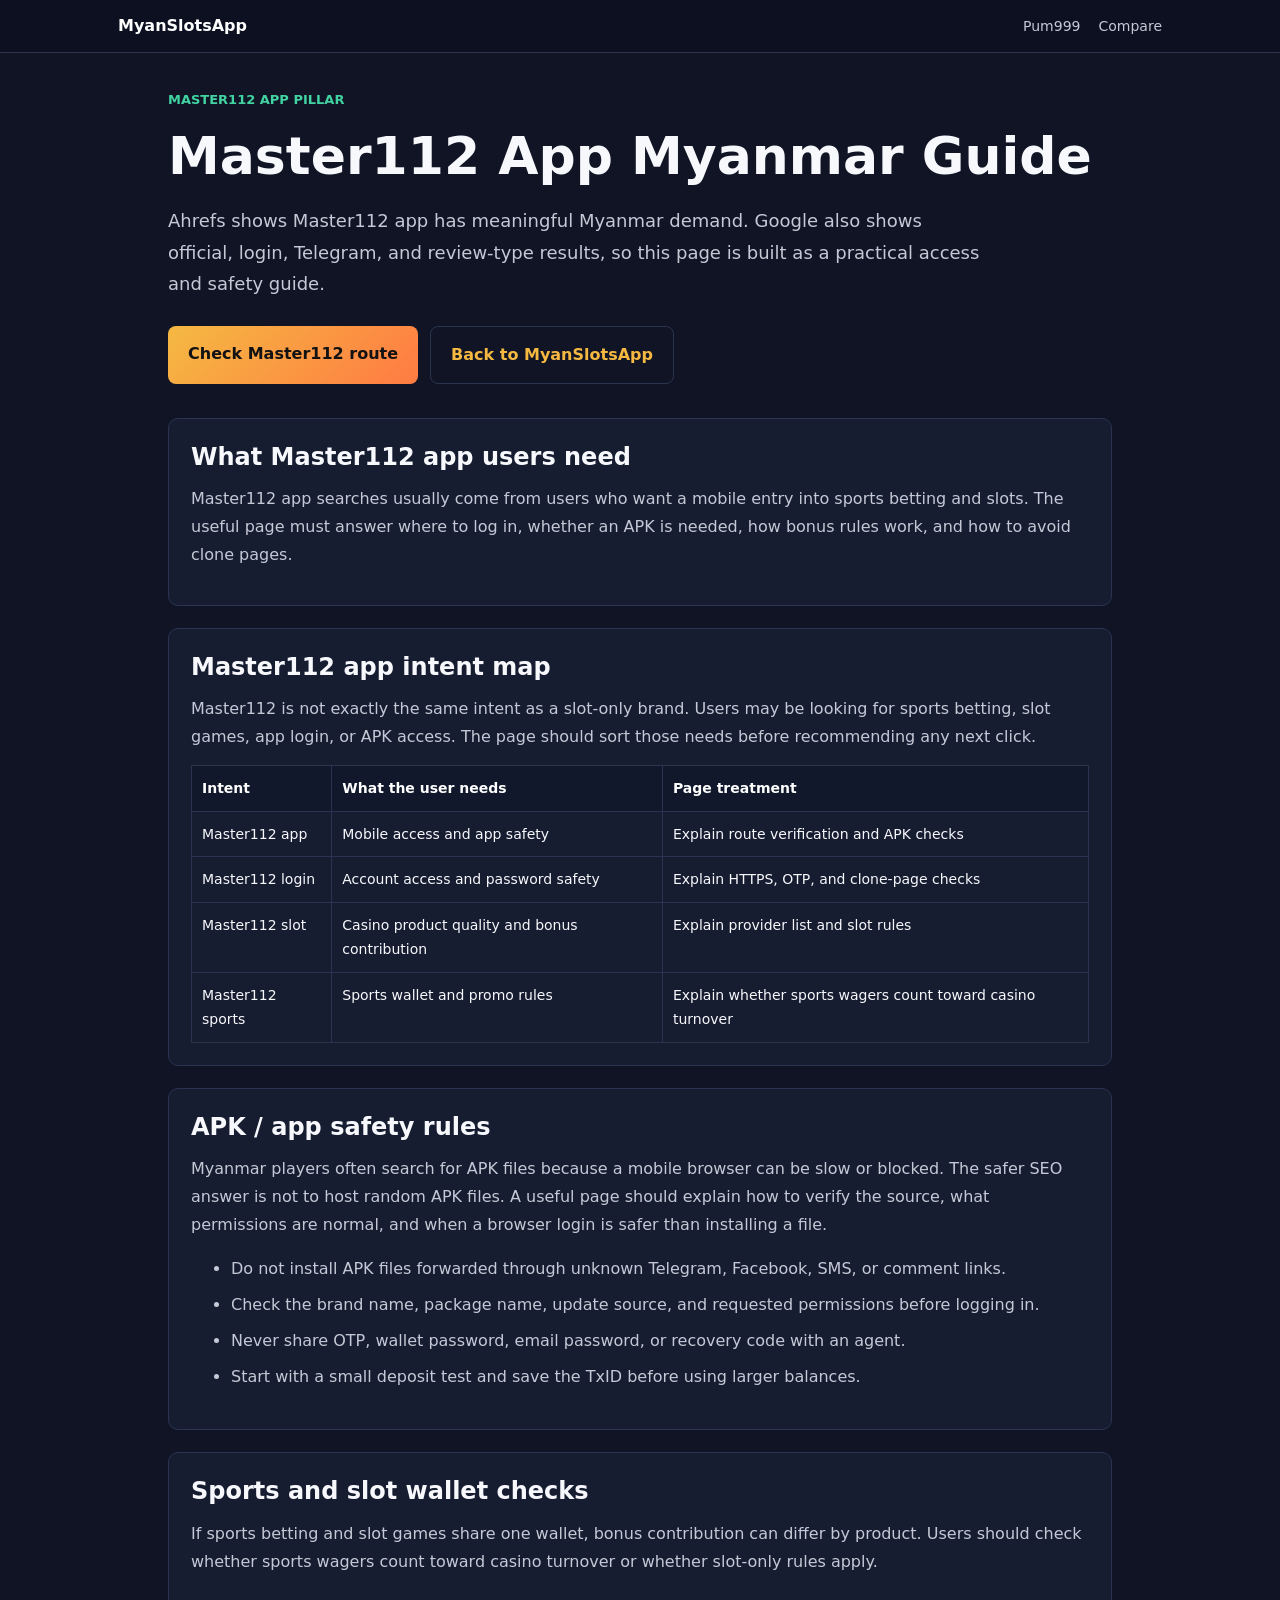
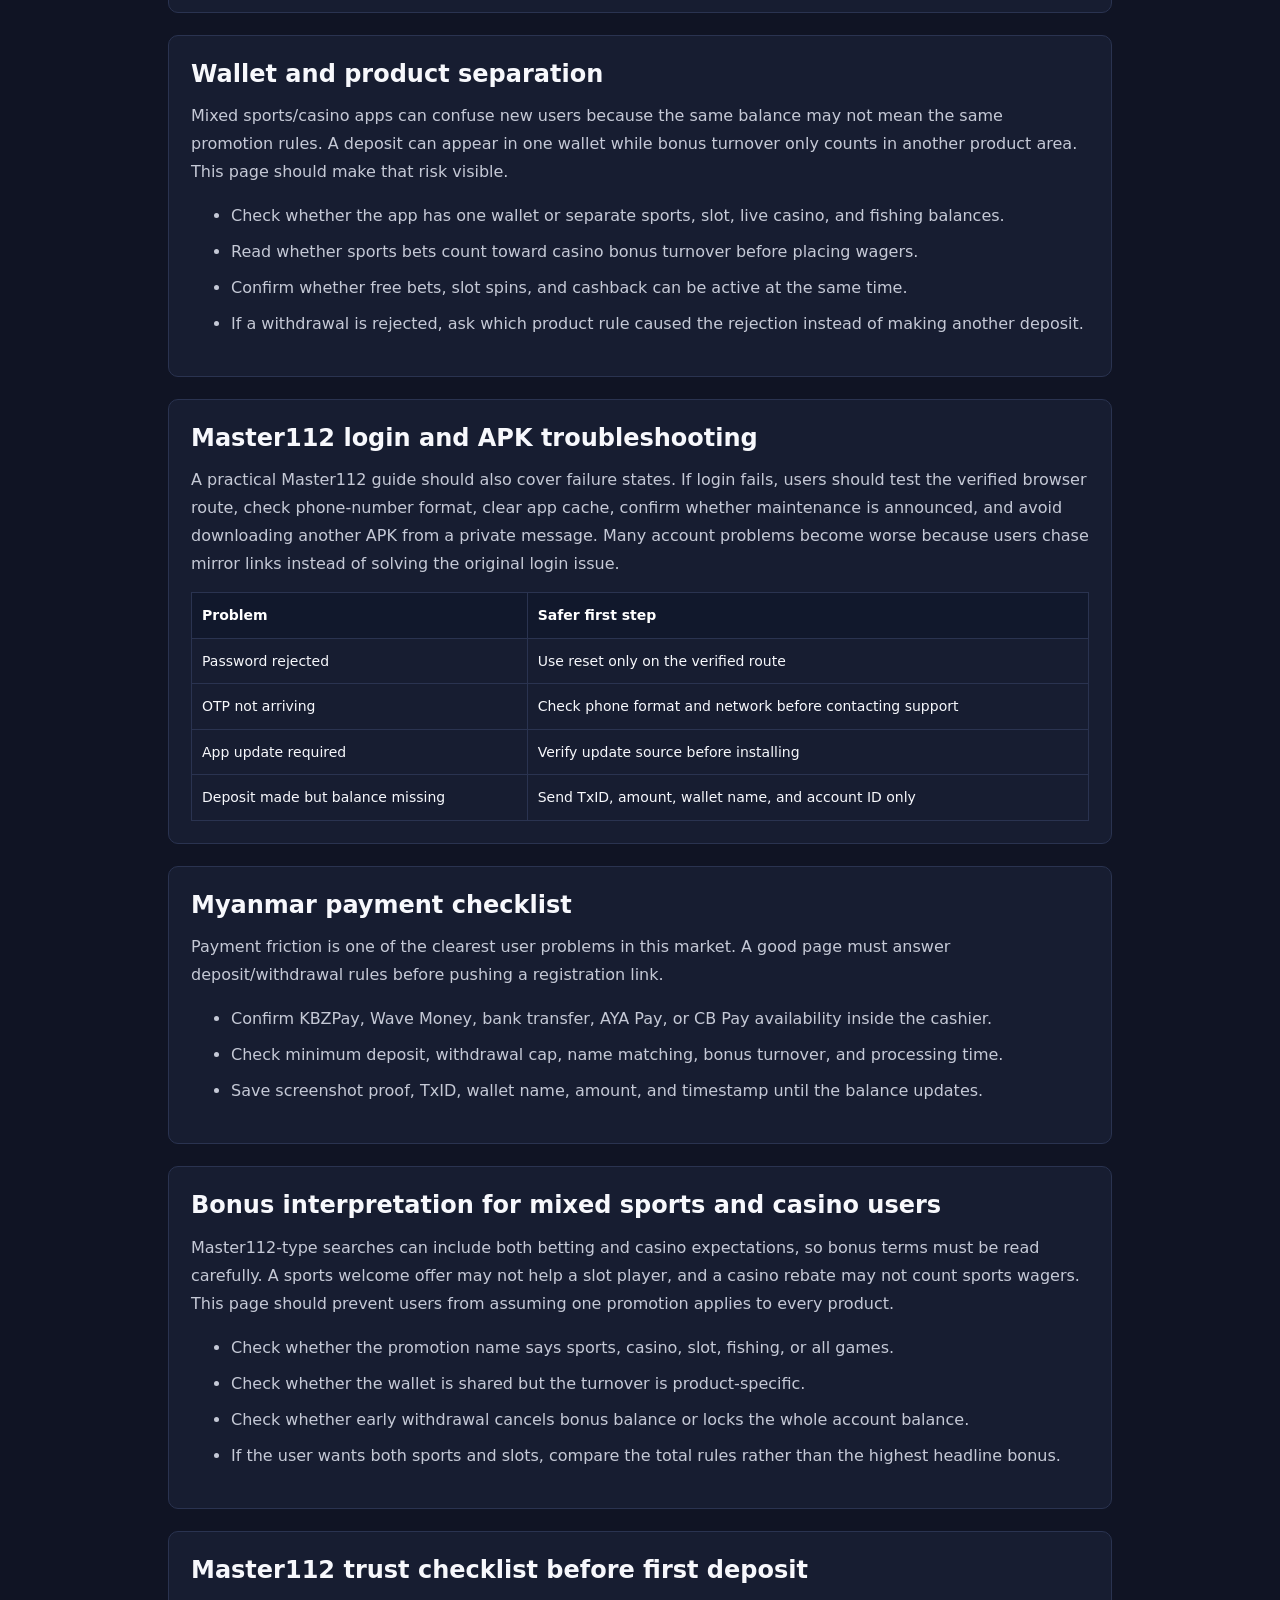
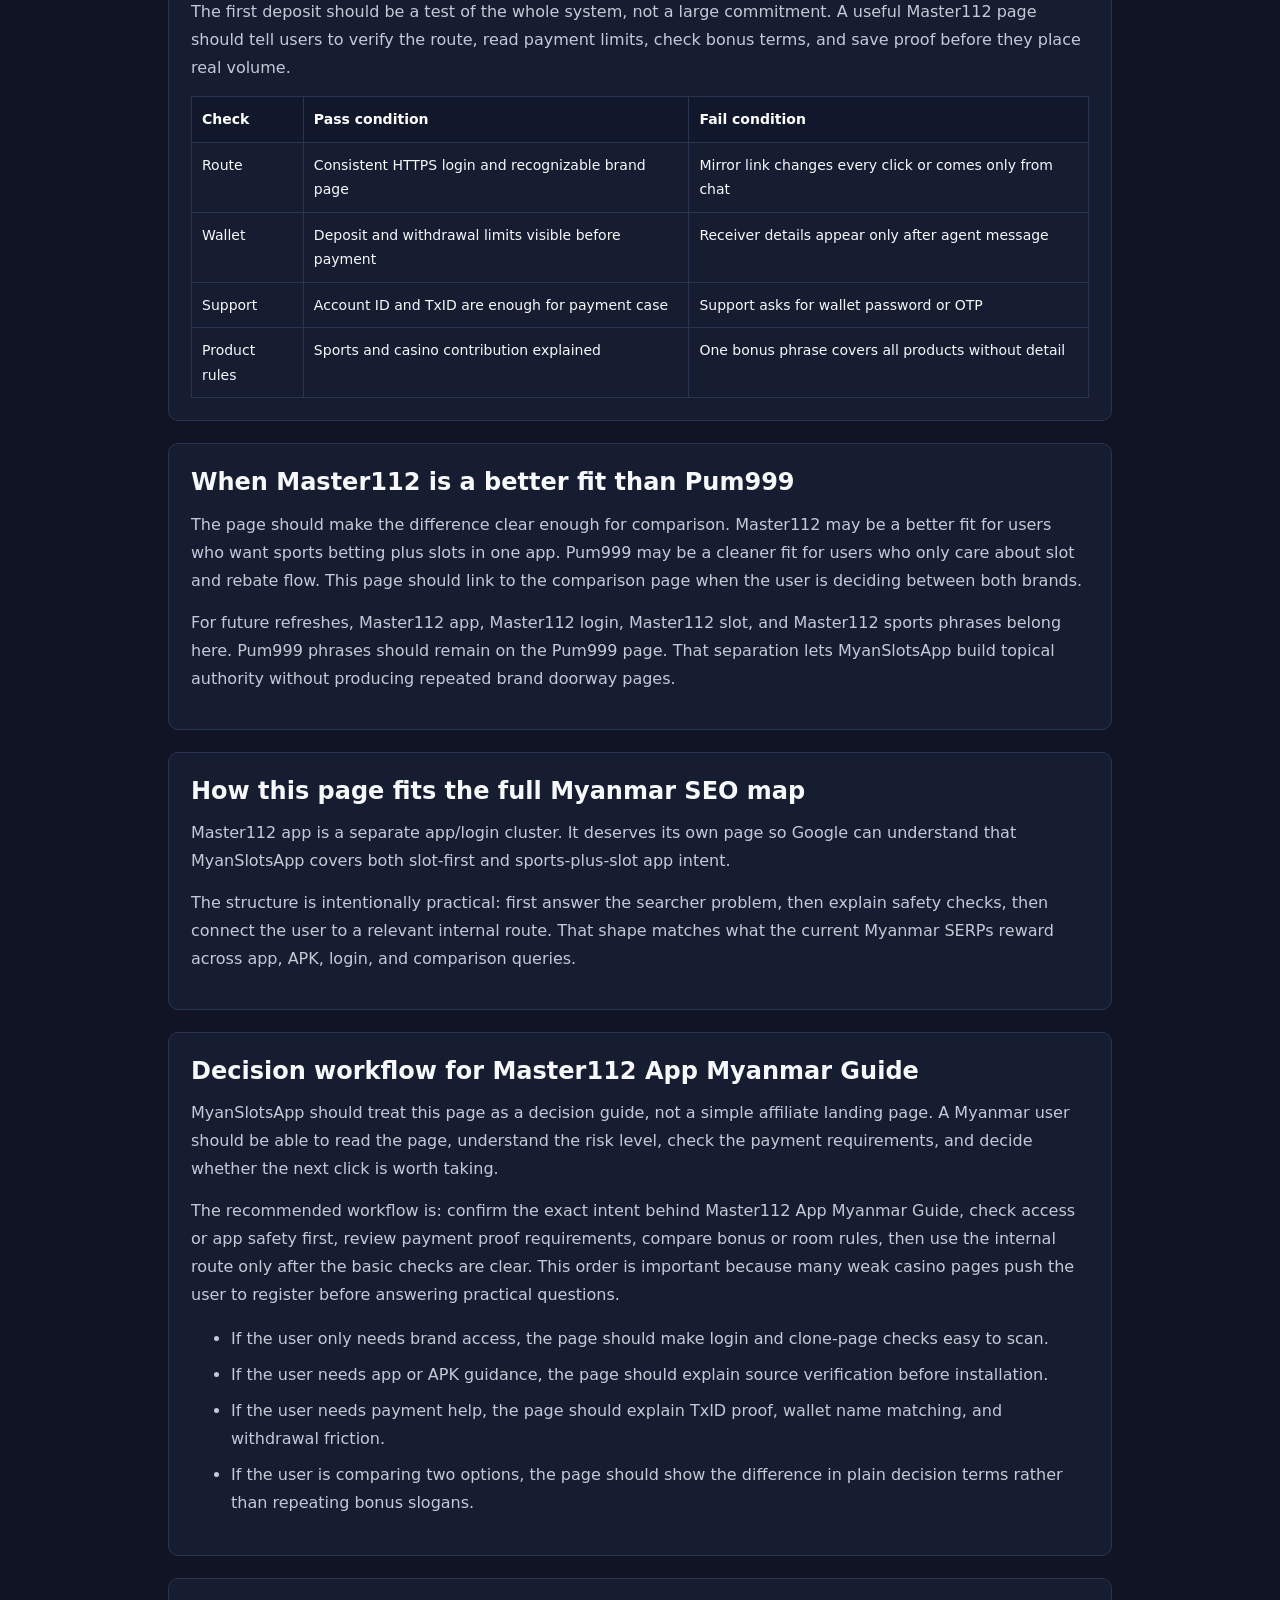
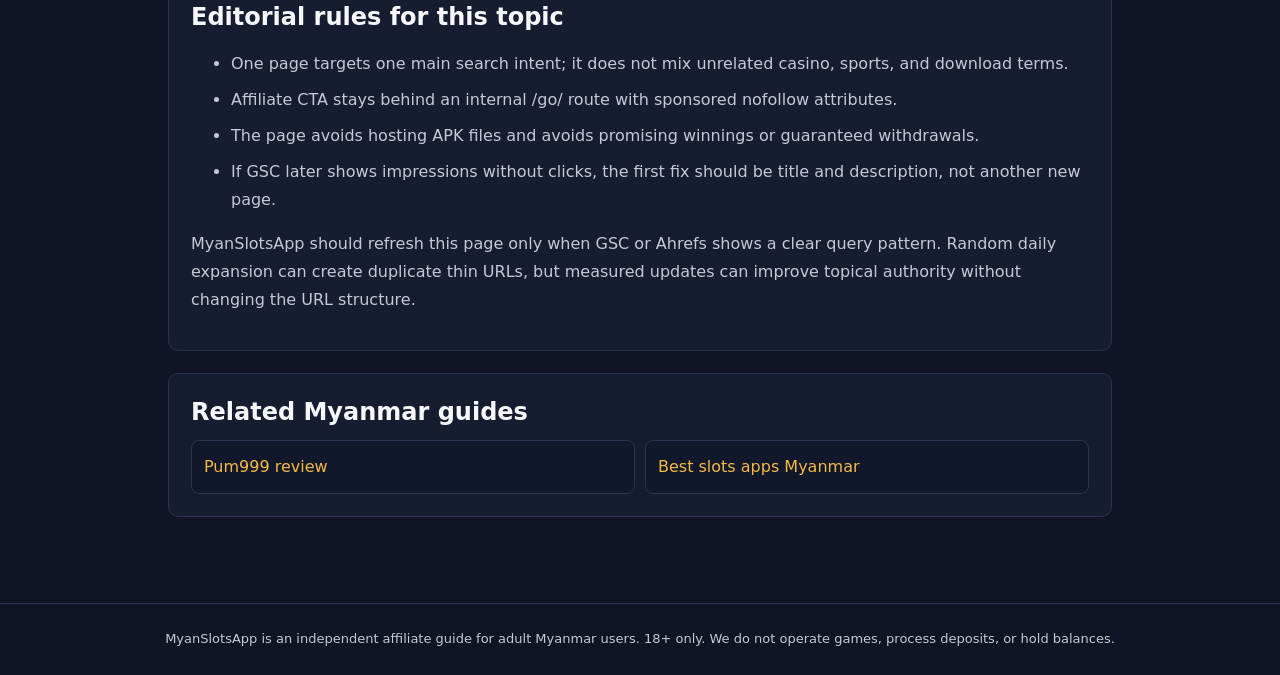
<file: master112-app-myanmar/index.html>
<!DOCTYPE html>
<html lang="my-MM">
<head>
<meta charset="UTF-8">
<meta name="viewport" content="width=device-width, initial-scale=1">
<title>Master112 App Myanmar Guide 2026 | MyanSlotsApp</title>
<meta name="description" content="Master112 app Myanmar guide for slot and sports users checking login, APK safety, mobile access, bonus rules, and payments.">
<meta name="robots" content="index,follow,max-image-preview:large">
<link rel="canonical" href="https://myanslotsapp.com/master112-app-myanmar/">
<link rel="alternate" hreflang="my-MM" href="https://myanslotsapp.com/master112-app-myanmar/">
<link rel="alternate" hreflang="x-default" href="https://myanslotsapp.com/master112-app-myanmar/">
<meta property="og:type" content="article">
<meta property="og:title" content="Master112 App Myanmar Guide 2026 | MyanSlotsApp">
<meta property="og:description" content="Master112 app Myanmar guide for slot and sports users checking login, APK safety, mobile access, bonus rules, and payments.">
<meta property="og:url" content="https://myanslotsapp.com/master112-app-myanmar/">
<meta property="og:image" content="https://myanslotsapp.com/assets/logo/logo.png">
<meta name="twitter:card" content="summary_large_image">
<script type="application/ld+json">{"@context":"https://schema.org","@type":"Article","headline":"Master112 App Myanmar Guide","name":"Master112 App Myanmar Guide","description":"Master112 app Myanmar guide for slot and sports users checking login, APK safety, mobile access, bonus rules, and payments.","url":"https://myanslotsapp.com/master112-app-myanmar/","inLanguage":"my-MM","datePublished":"2026-06-26","dateModified":"2026-06-26","author":{"@type":"Organization","name":"MyanSlotsApp"},"publisher":{"@type":"Organization","name":"MyanSlotsApp","logo":{"@type":"ImageObject","url":"https://myanslotsapp.com/assets/logo/logo.png"}},"mainEntityOfPage":{"@type":"WebPage","@id":"https://myanslotsapp.com/master112-app-myanmar/"}}</script>
<script type="application/ld+json">{"@context":"https://schema.org","@type":"BreadcrumbList","itemListElement":[{"@type":"ListItem","position":1,"name":"MyanSlotsApp","item":"https://myanslotsapp.com/"},{"@type":"ListItem","position":2,"name":"Master112 App Myanmar Guide","item":"https://myanslotsapp.com/master112-app-myanmar/"}]}</script>
<style>
  :root { color-scheme: dark; --bg:#101424; --panel:#171d31; --line:#2a3350; --text:#f7f8fc; --muted:#c5c9d6; --gold:#f5b942; --accent:#41d3a2; }
  * { box-sizing: border-box; }
  body { margin:0; background:var(--bg); color:var(--text); font-family:"Noto Sans Myanmar",system-ui,-apple-system,BlinkMacSystemFont,"Segoe UI",sans-serif; line-height:1.75; }
  a { color:var(--gold); }
  .site-header { border-bottom:1px solid var(--line); background:#0c1020; position:sticky; top:0; z-index:10; }
  .nav { max-width:1080px; margin:0 auto; padding:12px 18px; display:flex; gap:18px; align-items:center; flex-wrap:wrap; }
  .brand { color:#fff; font-weight:800; text-decoration:none; margin-right:auto; }
  .nav a:not(.brand) { color:var(--muted); text-decoration:none; font-size:14px; }
  main { max-width:980px; margin:0 auto; padding:36px 18px 64px; }
  .eyebrow { color:var(--accent); font-weight:800; text-transform:uppercase; font-size:13px; letter-spacing:0; }
  h1 { font-size:clamp(30px,5vw,52px); line-height:1.18; margin:8px 0 18px; letter-spacing:0; }
  .intro { font-size:18px; color:var(--muted); max-width:820px; }
  .cta-row { display:flex; gap:12px; flex-wrap:wrap; margin:26px 0 34px; }
  .cta { display:inline-block; background:linear-gradient(135deg,#f5b942,#ff7b43); color:#121212; padding:14px 20px; border-radius:8px; font-weight:900; text-decoration:none; }
  .secondary { background:transparent; color:var(--gold); border:1px solid var(--line); }
  .panel { background:var(--panel); border:1px solid var(--line); border-radius:10px; padding:22px; margin:22px 0; }
  h2 { font-size:24px; margin:0 0 12px; line-height:1.35; }
  p { margin:0 0 14px; color:var(--muted); }
  li { margin:8px 0; color:var(--muted); }
  .table-wrap { overflow-x:auto; }
  table { width:100%; border-collapse:collapse; font-size:14px; }
  th,td { border:1px solid var(--line); padding:10px; text-align:left; vertical-align:top; }
  th { color:#fff; background:#11182c; }
  .related-grid { display:grid; grid-template-columns:repeat(auto-fit,minmax(220px,1fr)); gap:10px; }
  .related-grid a { border:1px solid var(--line); border-radius:8px; padding:12px; text-decoration:none; background:#11182c; }
  footer { border-top:1px solid var(--line); color:var(--muted); padding:24px 18px; text-align:center; font-size:13px; }
  @media (max-width:640px){ .brand { width:100%; } .panel { padding:18px; } }
</style>
  <script src="/assets/affiliate-click-tracking.js" defer></script>
</head>
<body>
<header class="site-header"><nav class="nav"><a class="brand" href="/">MyanSlotsApp</a><a href="/pum999-myanmar-slot-app/">Pum999</a><a href="/pum999-vs-master112/">Compare</a></nav></header>
<main>
<p class="eyebrow">Master112 app pillar</p>
<h1>Master112 App Myanmar Guide</h1>
<p class="intro">Ahrefs shows Master112 app has meaningful Myanmar demand. Google also shows official, login, Telegram, and review-type results, so this page is built as a practical access and safety guide.</p>
<div class="cta-row"><a class="cta" href="/go/sa" target="_blank" rel="sponsored nofollow noopener noreferrer">Check Master112 route</a><a class="cta secondary" href="/">Back to MyanSlotsApp</a></div>
<section class="panel">
<h2>What Master112 app users need</h2>
<p>Master112 app searches usually come from users who want a mobile entry into sports betting and slots. The useful page must answer where to log in, whether an APK is needed, how bonus rules work, and how to avoid clone pages.</p>
</section>
<section class="panel">
<h2>Master112 app intent map</h2>
<p>Master112 is not exactly the same intent as a slot-only brand. Users may be looking for sports betting, slot games, app login, or APK access. The page should sort those needs before recommending any next click.</p>
<div class="table-wrap"><table><thead><tr><th>Intent</th><th>What the user needs</th><th>Page treatment</th></tr></thead><tbody><tr><td>Master112 app</td><td>Mobile access and app safety</td><td>Explain route verification and APK checks</td></tr><tr><td>Master112 login</td><td>Account access and password safety</td><td>Explain HTTPS, OTP, and clone-page checks</td></tr><tr><td>Master112 slot</td><td>Casino product quality and bonus contribution</td><td>Explain provider list and slot rules</td></tr><tr><td>Master112 sports</td><td>Sports wallet and promo rules</td><td>Explain whether sports wagers count toward casino turnover</td></tr></tbody></table></div>
</section>
<section class="panel">
<h2>APK / app safety rules</h2>
<p>Myanmar players often search for APK files because a mobile browser can be slow or blocked. The safer SEO answer is not to host random APK files. A useful page should explain how to verify the source, what permissions are normal, and when a browser login is safer than installing a file.</p>
<ul><li>Do not install APK files forwarded through unknown Telegram, Facebook, SMS, or comment links.</li><li>Check the brand name, package name, update source, and requested permissions before logging in.</li><li>Never share OTP, wallet password, email password, or recovery code with an agent.</li><li>Start with a small deposit test and save the TxID before using larger balances.</li></ul>
</section>
<section class="panel">
<h2>Sports and slot wallet checks</h2>
<p>If sports betting and slot games share one wallet, bonus contribution can differ by product. Users should check whether sports wagers count toward casino turnover or whether slot-only rules apply.</p>
</section>
<section class="panel">
<h2>Wallet and product separation</h2>
<p>Mixed sports/casino apps can confuse new users because the same balance may not mean the same promotion rules. A deposit can appear in one wallet while bonus turnover only counts in another product area. This page should make that risk visible.</p>
<ul><li>Check whether the app has one wallet or separate sports, slot, live casino, and fishing balances.</li><li>Read whether sports bets count toward casino bonus turnover before placing wagers.</li><li>Confirm whether free bets, slot spins, and cashback can be active at the same time.</li><li>If a withdrawal is rejected, ask which product rule caused the rejection instead of making another deposit.</li></ul>
</section>
<section class="panel">
<h2>Master112 login and APK troubleshooting</h2>
<p>A practical Master112 guide should also cover failure states. If login fails, users should test the verified browser route, check phone-number format, clear app cache, confirm whether maintenance is announced, and avoid downloading another APK from a private message. Many account problems become worse because users chase mirror links instead of solving the original login issue.</p>
<div class="table-wrap"><table><thead><tr><th>Problem</th><th>Safer first step</th></tr></thead><tbody><tr><td>Password rejected</td><td>Use reset only on the verified route</td></tr><tr><td>OTP not arriving</td><td>Check phone format and network before contacting support</td></tr><tr><td>App update required</td><td>Verify update source before installing</td></tr><tr><td>Deposit made but balance missing</td><td>Send TxID, amount, wallet name, and account ID only</td></tr></tbody></table></div>
</section>
<section class="panel">
<h2>Myanmar payment checklist</h2>
<p>Payment friction is one of the clearest user problems in this market. A good page must answer deposit/withdrawal rules before pushing a registration link.</p>
<ul><li>Confirm KBZPay, Wave Money, bank transfer, AYA Pay, or CB Pay availability inside the cashier.</li><li>Check minimum deposit, withdrawal cap, name matching, bonus turnover, and processing time.</li><li>Save screenshot proof, TxID, wallet name, amount, and timestamp until the balance updates.</li></ul>
</section>
<section class="panel">
<h2>Bonus interpretation for mixed sports and casino users</h2>
<p>Master112-type searches can include both betting and casino expectations, so bonus terms must be read carefully. A sports welcome offer may not help a slot player, and a casino rebate may not count sports wagers. This page should prevent users from assuming one promotion applies to every product.</p>
<ul><li>Check whether the promotion name says sports, casino, slot, fishing, or all games.</li><li>Check whether the wallet is shared but the turnover is product-specific.</li><li>Check whether early withdrawal cancels bonus balance or locks the whole account balance.</li><li>If the user wants both sports and slots, compare the total rules rather than the highest headline bonus.</li></ul>
</section>
<section class="panel">
<h2>Master112 trust checklist before first deposit</h2>
<p>The first deposit should be a test of the whole system, not a large commitment. A useful Master112 page should tell users to verify the route, read payment limits, check bonus terms, and save proof before they place real volume.</p>
<div class="table-wrap"><table><thead><tr><th>Check</th><th>Pass condition</th><th>Fail condition</th></tr></thead><tbody><tr><td>Route</td><td>Consistent HTTPS login and recognizable brand page</td><td>Mirror link changes every click or comes only from chat</td></tr><tr><td>Wallet</td><td>Deposit and withdrawal limits visible before payment</td><td>Receiver details appear only after agent message</td></tr><tr><td>Support</td><td>Account ID and TxID are enough for payment case</td><td>Support asks for wallet password or OTP</td></tr><tr><td>Product rules</td><td>Sports and casino contribution explained</td><td>One bonus phrase covers all products without detail</td></tr></tbody></table></div>
</section>
<section class="panel">
<h2>When Master112 is a better fit than Pum999</h2>
<p>The page should make the difference clear enough for comparison. Master112 may be a better fit for users who want sports betting plus slots in one app. Pum999 may be a cleaner fit for users who only care about slot and rebate flow. This page should link to the comparison page when the user is deciding between both brands.</p>
<p>For future refreshes, Master112 app, Master112 login, Master112 slot, and Master112 sports phrases belong here. Pum999 phrases should remain on the Pum999 page. That separation lets MyanSlotsApp build topical authority without producing repeated brand doorway pages.</p>
</section>
<section class="panel">
<h2>How this page fits the full Myanmar SEO map</h2>
<p>Master112 app is a separate app/login cluster. It deserves its own page so Google can understand that MyanSlotsApp covers both slot-first and sports-plus-slot app intent.</p>
<p>The structure is intentionally practical: first answer the searcher problem, then explain safety checks, then connect the user to a relevant internal route. That shape matches what the current Myanmar SERPs reward across app, APK, login, and comparison queries.</p>
</section>
<section class="panel">
<h2>Decision workflow for Master112 App Myanmar Guide</h2>
<p>MyanSlotsApp should treat this page as a decision guide, not a simple affiliate landing page. A Myanmar user should be able to read the page, understand the risk level, check the payment requirements, and decide whether the next click is worth taking.</p>
<p>The recommended workflow is: confirm the exact intent behind Master112 App Myanmar Guide, check access or app safety first, review payment proof requirements, compare bonus or room rules, then use the internal route only after the basic checks are clear. This order is important because many weak casino pages push the user to register before answering practical questions.</p>
<ul><li>If the user only needs brand access, the page should make login and clone-page checks easy to scan.</li><li>If the user needs app or APK guidance, the page should explain source verification before installation.</li><li>If the user needs payment help, the page should explain TxID proof, wallet name matching, and withdrawal friction.</li><li>If the user is comparing two options, the page should show the difference in plain decision terms rather than repeating bonus slogans.</li></ul>
</section>
<section class="panel">
<h2>Editorial rules for this topic</h2>
<ul><li>One page targets one main search intent; it does not mix unrelated casino, sports, and download terms.</li><li>Affiliate CTA stays behind an internal /go/ route with sponsored nofollow attributes.</li><li>The page avoids hosting APK files and avoids promising winnings or guaranteed withdrawals.</li><li>If GSC later shows impressions without clicks, the first fix should be title and description, not another new page.</li></ul>
<p>MyanSlotsApp should refresh this page only when GSC or Ahrefs shows a clear query pattern. Random daily expansion can create duplicate thin URLs, but measured updates can improve topical authority without changing the URL structure.</p>
</section>
<section class="panel related"><h2>Related Myanmar guides</h2><div class="related-grid"><a href="/pum999-myanmar-slot-app/">Pum999 review</a><a href="/best-slots-apps-myanmar/">Best slots apps Myanmar</a></div></section>
</main>
<footer>MyanSlotsApp is an independent affiliate guide for adult Myanmar users. 18+ only. We do not operate games, process deposits, or hold balances.</footer>
</body>
</html>
</file>
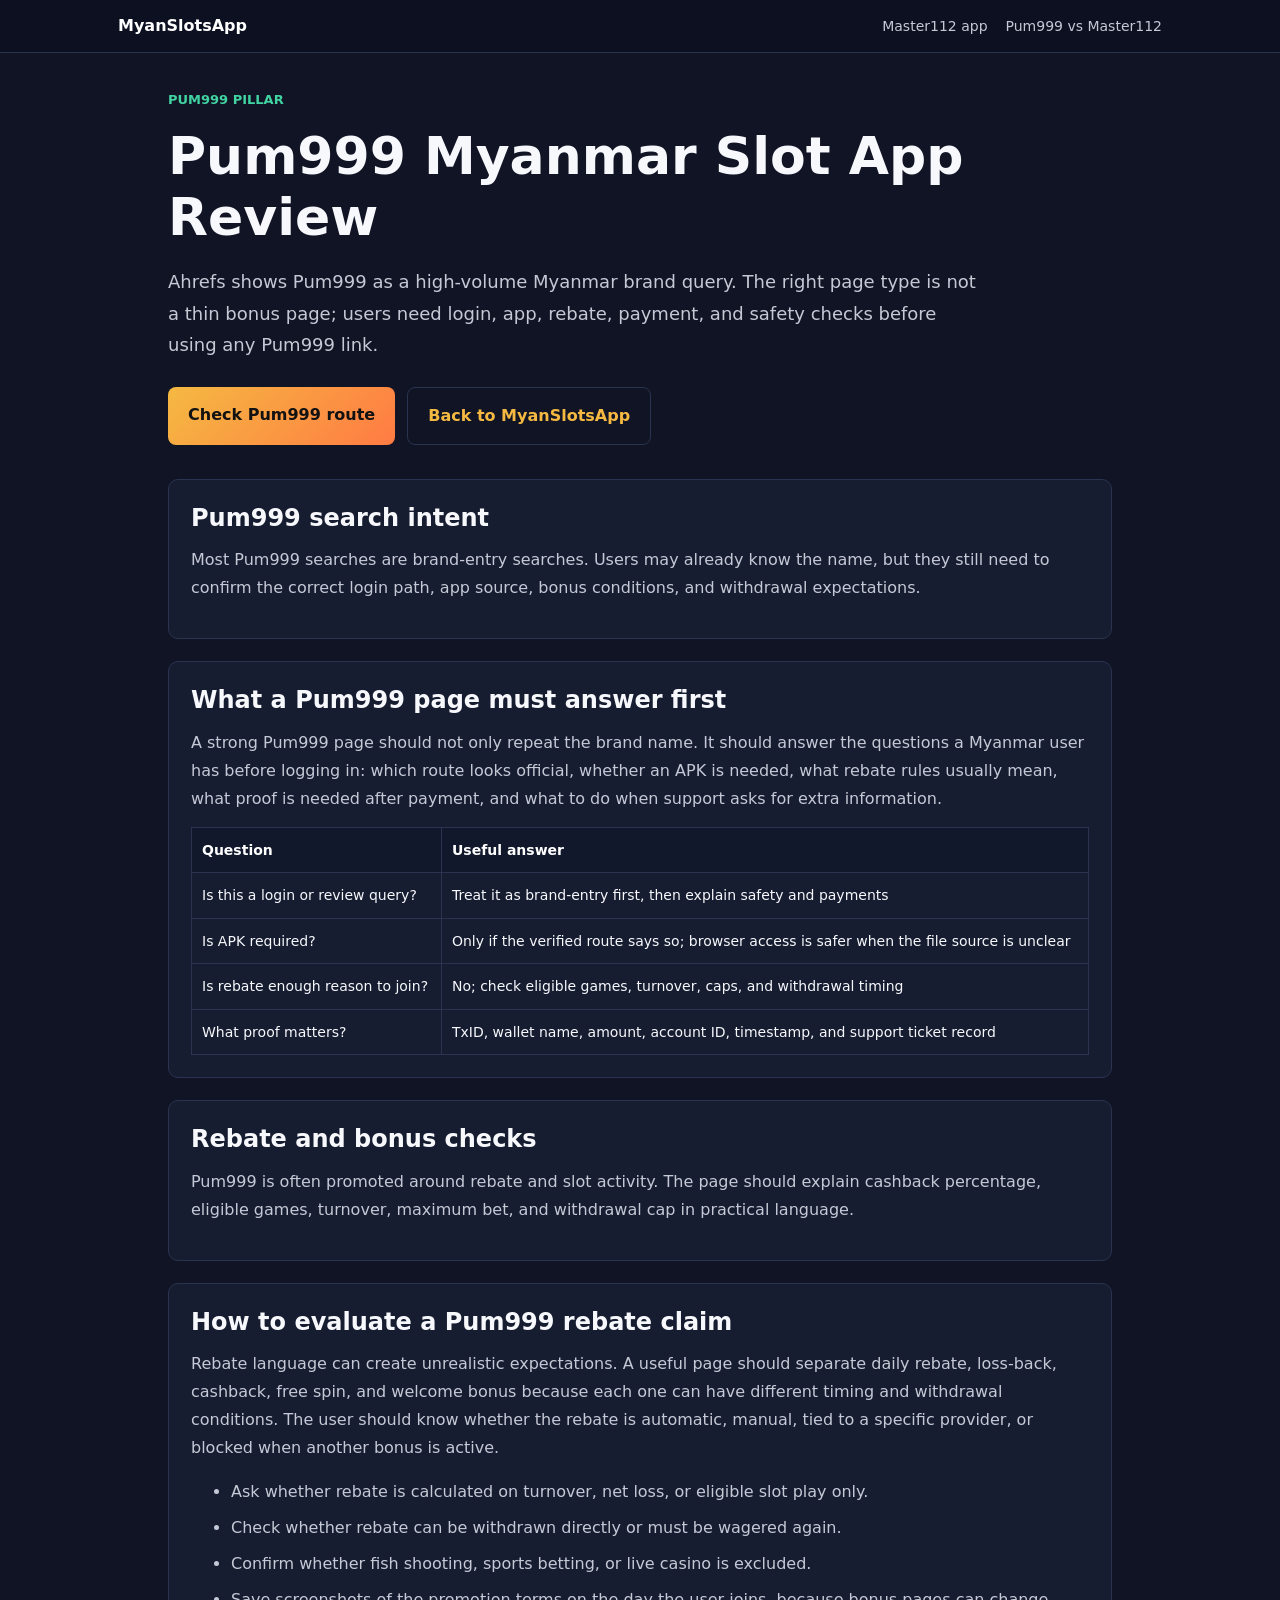
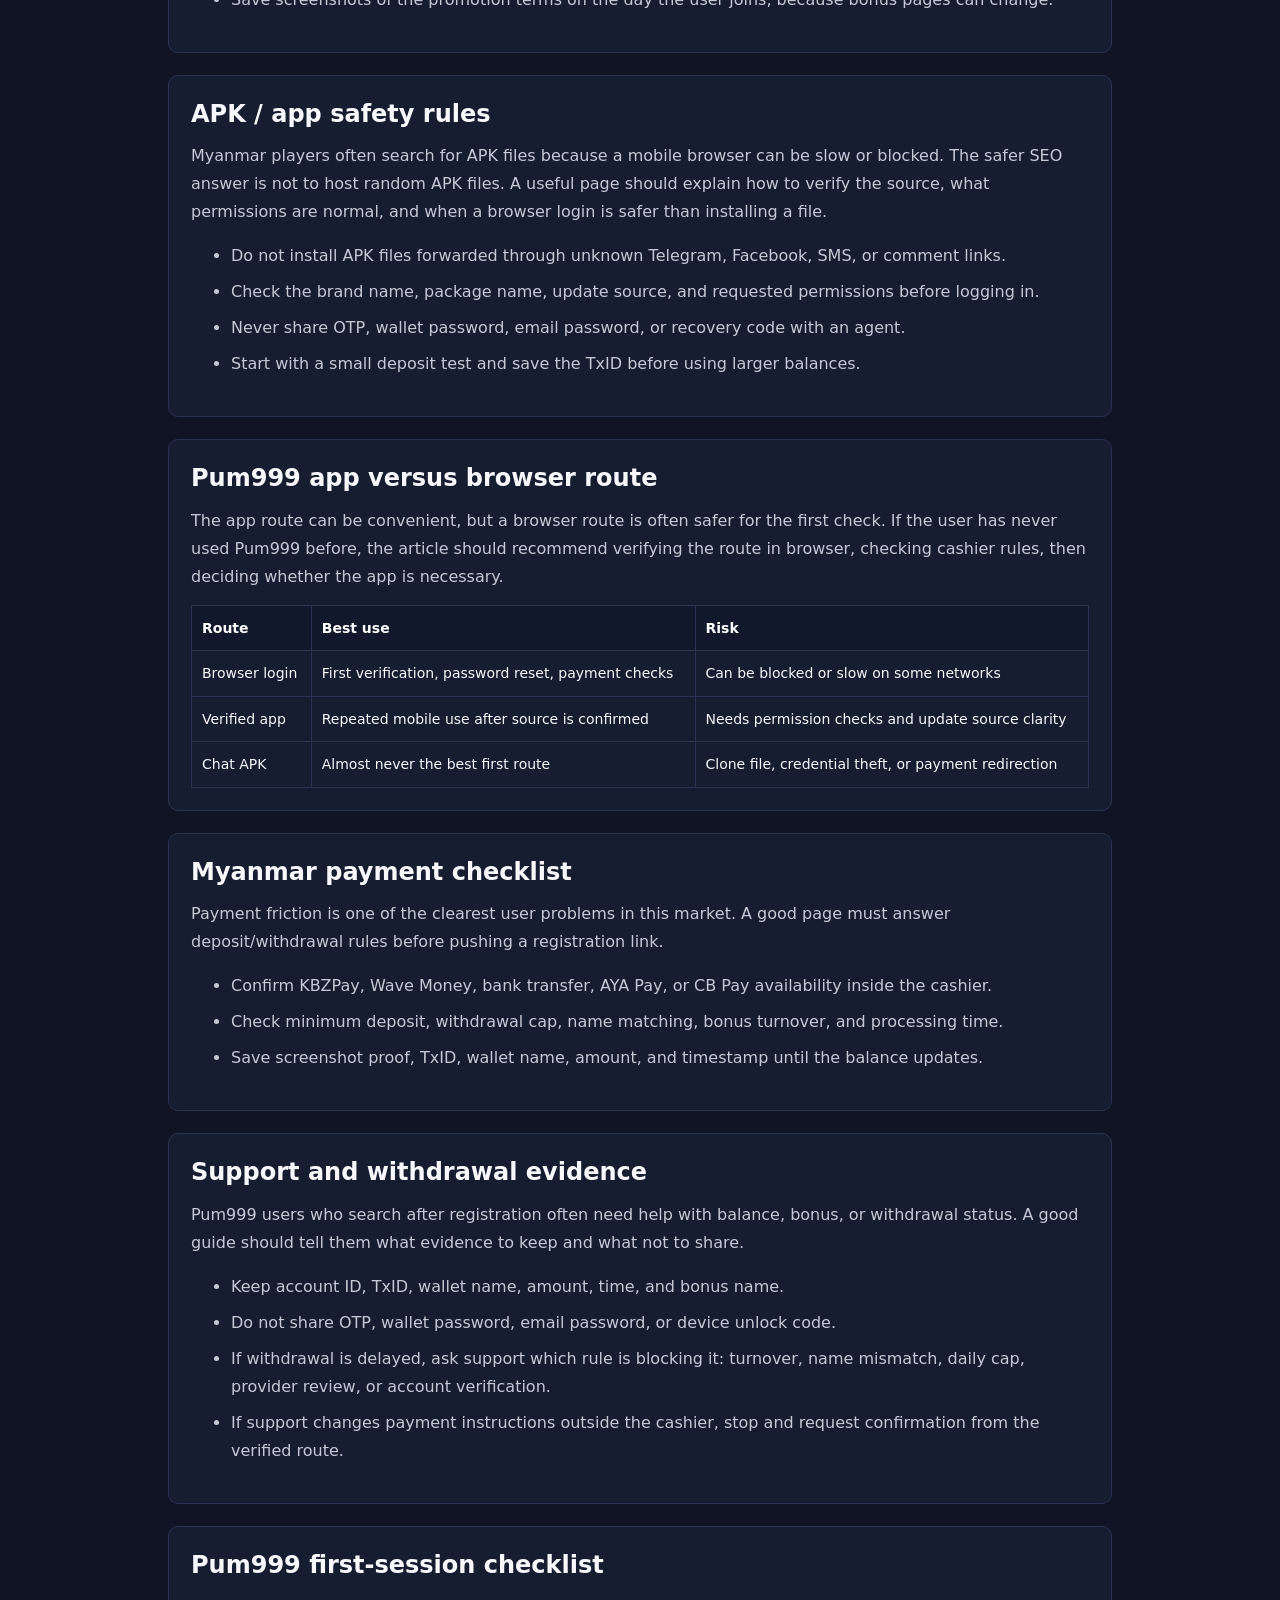
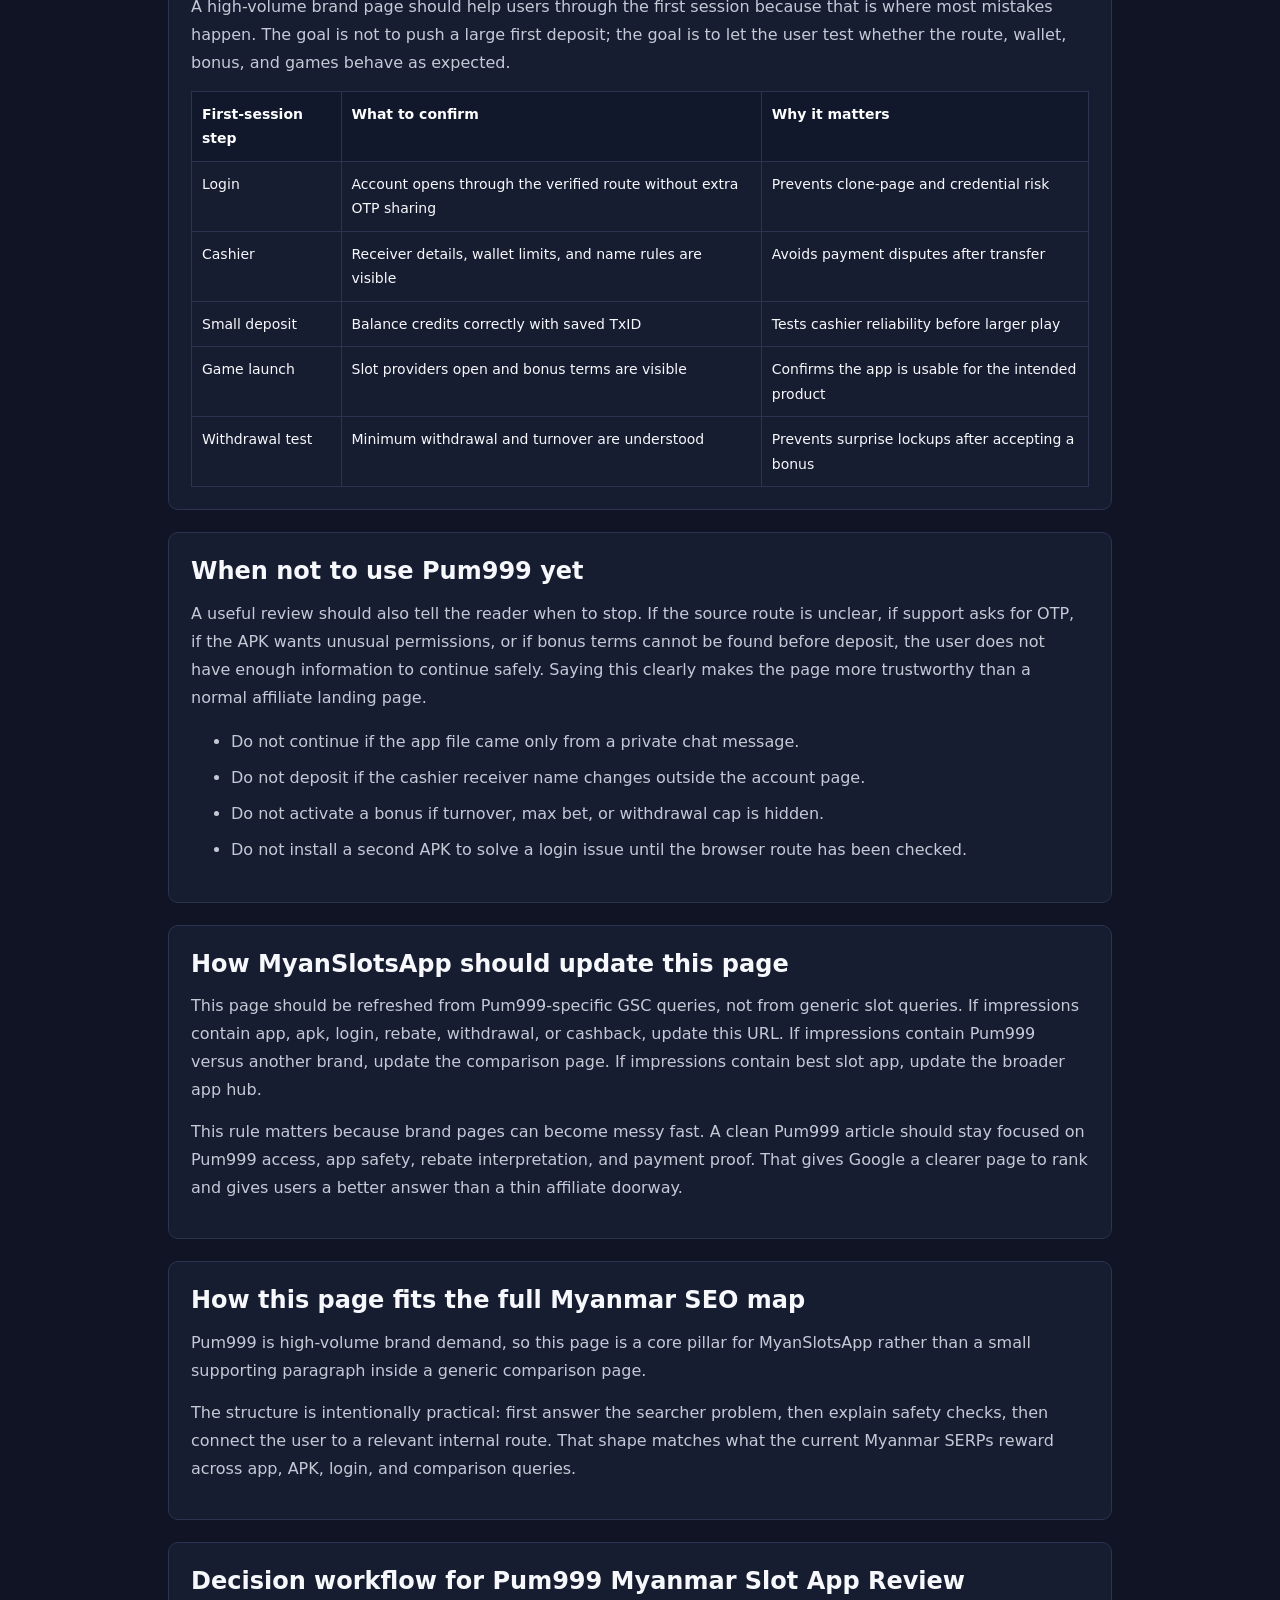
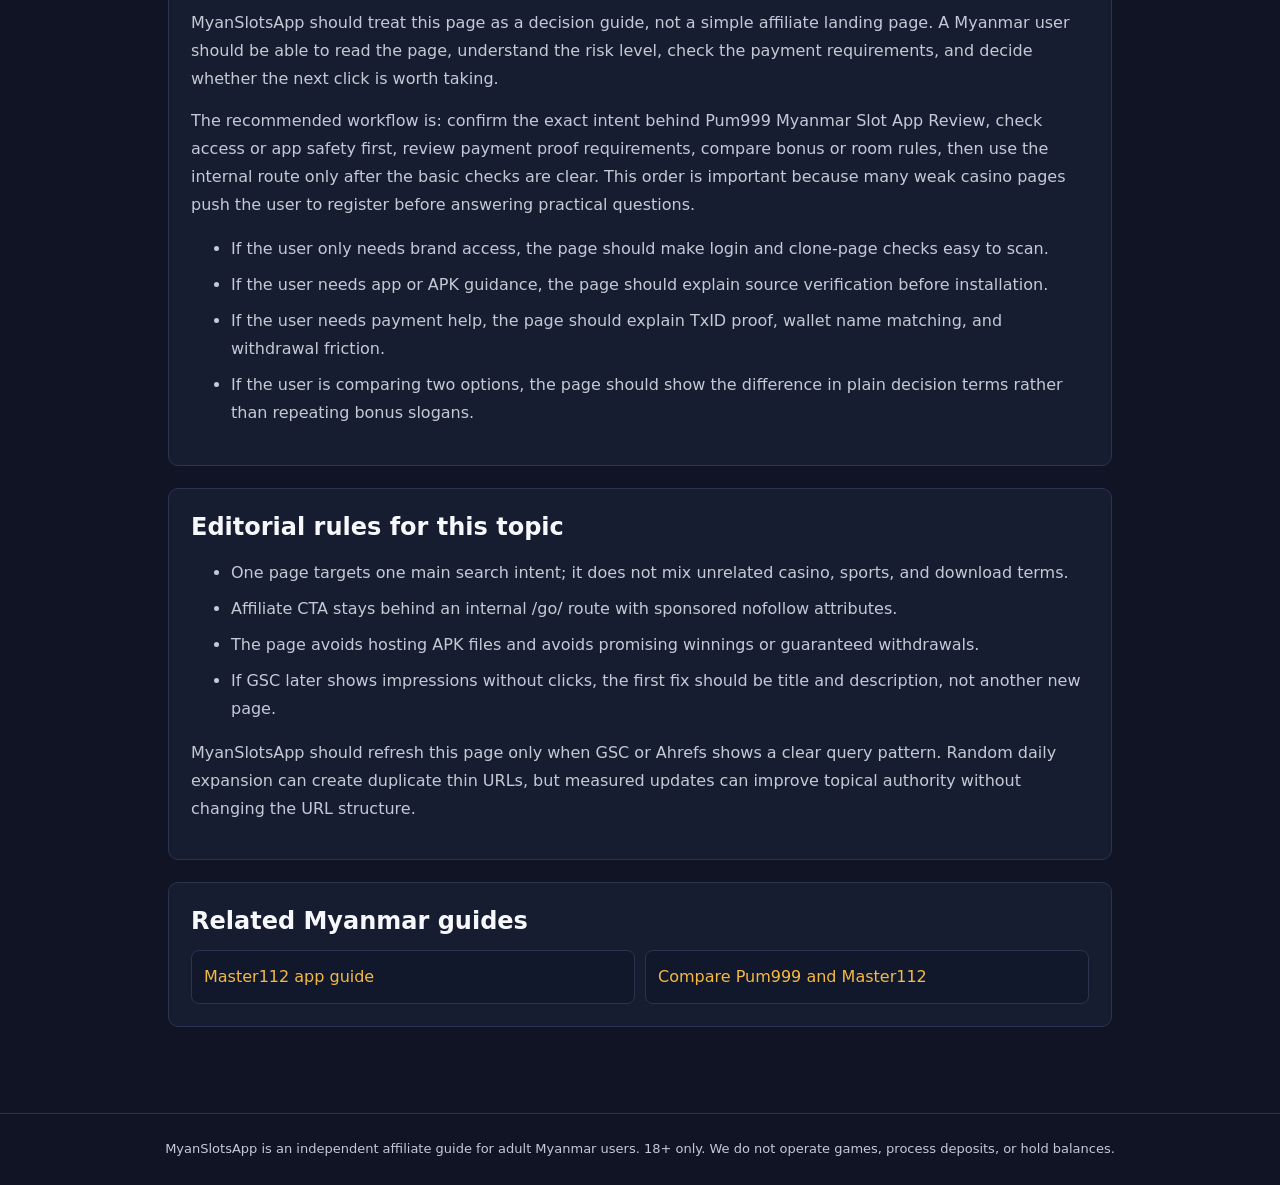
<file: pum999-myanmar-slot-app/index.html>
<!DOCTYPE html>
<html lang="my-MM">
<head>
<meta charset="UTF-8">
<meta name="viewport" content="width=device-width, initial-scale=1">
<title>Pum999 Myanmar Slot App Review 2026 | MyanSlotsApp</title>
<meta name="description" content="Pum999 Myanmar slot app review covering login, mobile play, bonus rules, rebate checks, payments, and safety before registration.">
<meta name="robots" content="index,follow,max-image-preview:large">
<link rel="canonical" href="https://myanslotsapp.com/pum999-myanmar-slot-app/">
<link rel="alternate" hreflang="my-MM" href="https://myanslotsapp.com/pum999-myanmar-slot-app/">
<link rel="alternate" hreflang="x-default" href="https://myanslotsapp.com/pum999-myanmar-slot-app/">
<meta property="og:type" content="article">
<meta property="og:title" content="Pum999 Myanmar Slot App Review 2026 | MyanSlotsApp">
<meta property="og:description" content="Pum999 Myanmar slot app review covering login, mobile play, bonus rules, rebate checks, payments, and safety before registration.">
<meta property="og:url" content="https://myanslotsapp.com/pum999-myanmar-slot-app/">
<meta property="og:image" content="https://myanslotsapp.com/assets/logo/logo.png">
<meta name="twitter:card" content="summary_large_image">
<script type="application/ld+json">{"@context":"https://schema.org","@type":"Article","headline":"Pum999 Myanmar Slot App Review","name":"Pum999 Myanmar Slot App Review","description":"Pum999 Myanmar slot app review covering login, mobile play, bonus rules, rebate checks, payments, and safety before registration.","url":"https://myanslotsapp.com/pum999-myanmar-slot-app/","inLanguage":"my-MM","datePublished":"2026-06-26","dateModified":"2026-06-26","author":{"@type":"Organization","name":"MyanSlotsApp"},"publisher":{"@type":"Organization","name":"MyanSlotsApp","logo":{"@type":"ImageObject","url":"https://myanslotsapp.com/assets/logo/logo.png"}},"mainEntityOfPage":{"@type":"WebPage","@id":"https://myanslotsapp.com/pum999-myanmar-slot-app/"}}</script>
<script type="application/ld+json">{"@context":"https://schema.org","@type":"BreadcrumbList","itemListElement":[{"@type":"ListItem","position":1,"name":"MyanSlotsApp","item":"https://myanslotsapp.com/"},{"@type":"ListItem","position":2,"name":"Pum999 Myanmar Slot App Review","item":"https://myanslotsapp.com/pum999-myanmar-slot-app/"}]}</script>
<style>
  :root { color-scheme: dark; --bg:#101424; --panel:#171d31; --line:#2a3350; --text:#f7f8fc; --muted:#c5c9d6; --gold:#f5b942; --accent:#41d3a2; }
  * { box-sizing: border-box; }
  body { margin:0; background:var(--bg); color:var(--text); font-family:"Noto Sans Myanmar",system-ui,-apple-system,BlinkMacSystemFont,"Segoe UI",sans-serif; line-height:1.75; }
  a { color:var(--gold); }
  .site-header { border-bottom:1px solid var(--line); background:#0c1020; position:sticky; top:0; z-index:10; }
  .nav { max-width:1080px; margin:0 auto; padding:12px 18px; display:flex; gap:18px; align-items:center; flex-wrap:wrap; }
  .brand { color:#fff; font-weight:800; text-decoration:none; margin-right:auto; }
  .nav a:not(.brand) { color:var(--muted); text-decoration:none; font-size:14px; }
  main { max-width:980px; margin:0 auto; padding:36px 18px 64px; }
  .eyebrow { color:var(--accent); font-weight:800; text-transform:uppercase; font-size:13px; letter-spacing:0; }
  h1 { font-size:clamp(30px,5vw,52px); line-height:1.18; margin:8px 0 18px; letter-spacing:0; }
  .intro { font-size:18px; color:var(--muted); max-width:820px; }
  .cta-row { display:flex; gap:12px; flex-wrap:wrap; margin:26px 0 34px; }
  .cta { display:inline-block; background:linear-gradient(135deg,#f5b942,#ff7b43); color:#121212; padding:14px 20px; border-radius:8px; font-weight:900; text-decoration:none; }
  .secondary { background:transparent; color:var(--gold); border:1px solid var(--line); }
  .panel { background:var(--panel); border:1px solid var(--line); border-radius:10px; padding:22px; margin:22px 0; }
  h2 { font-size:24px; margin:0 0 12px; line-height:1.35; }
  p { margin:0 0 14px; color:var(--muted); }
  li { margin:8px 0; color:var(--muted); }
  .table-wrap { overflow-x:auto; }
  table { width:100%; border-collapse:collapse; font-size:14px; }
  th,td { border:1px solid var(--line); padding:10px; text-align:left; vertical-align:top; }
  th { color:#fff; background:#11182c; }
  .related-grid { display:grid; grid-template-columns:repeat(auto-fit,minmax(220px,1fr)); gap:10px; }
  .related-grid a { border:1px solid var(--line); border-radius:8px; padding:12px; text-decoration:none; background:#11182c; }
  footer { border-top:1px solid var(--line); color:var(--muted); padding:24px 18px; text-align:center; font-size:13px; }
  @media (max-width:640px){ .brand { width:100%; } .panel { padding:18px; } }
</style>
  <script src="/assets/affiliate-click-tracking.js" defer></script>
</head>
<body>
<header class="site-header"><nav class="nav"><a class="brand" href="/">MyanSlotsApp</a><a href="/master112-app-myanmar/">Master112 app</a><a href="/pum999-vs-master112/">Pum999 vs Master112</a></nav></header>
<main>
<p class="eyebrow">Pum999 pillar</p>
<h1>Pum999 Myanmar Slot App Review</h1>
<p class="intro">Ahrefs shows Pum999 as a high-volume Myanmar brand query. The right page type is not a thin bonus page; users need login, app, rebate, payment, and safety checks before using any Pum999 link.</p>
<div class="cta-row"><a class="cta" href="/go/sa" target="_blank" rel="sponsored nofollow noopener noreferrer">Check Pum999 route</a><a class="cta secondary" href="/">Back to MyanSlotsApp</a></div>
<section class="panel">
<h2>Pum999 search intent</h2>
<p>Most Pum999 searches are brand-entry searches. Users may already know the name, but they still need to confirm the correct login path, app source, bonus conditions, and withdrawal expectations.</p>
</section>
<section class="panel">
<h2>What a Pum999 page must answer first</h2>
<p>A strong Pum999 page should not only repeat the brand name. It should answer the questions a Myanmar user has before logging in: which route looks official, whether an APK is needed, what rebate rules usually mean, what proof is needed after payment, and what to do when support asks for extra information.</p>
<div class="table-wrap"><table><thead><tr><th>Question</th><th>Useful answer</th></tr></thead><tbody><tr><td>Is this a login or review query?</td><td>Treat it as brand-entry first, then explain safety and payments</td></tr><tr><td>Is APK required?</td><td>Only if the verified route says so; browser access is safer when the file source is unclear</td></tr><tr><td>Is rebate enough reason to join?</td><td>No; check eligible games, turnover, caps, and withdrawal timing</td></tr><tr><td>What proof matters?</td><td>TxID, wallet name, amount, account ID, timestamp, and support ticket record</td></tr></tbody></table></div>
</section>
<section class="panel">
<h2>Rebate and bonus checks</h2>
<p>Pum999 is often promoted around rebate and slot activity. The page should explain cashback percentage, eligible games, turnover, maximum bet, and withdrawal cap in practical language.</p>
</section>
<section class="panel">
<h2>How to evaluate a Pum999 rebate claim</h2>
<p>Rebate language can create unrealistic expectations. A useful page should separate daily rebate, loss-back, cashback, free spin, and welcome bonus because each one can have different timing and withdrawal conditions. The user should know whether the rebate is automatic, manual, tied to a specific provider, or blocked when another bonus is active.</p>
<ul><li>Ask whether rebate is calculated on turnover, net loss, or eligible slot play only.</li><li>Check whether rebate can be withdrawn directly or must be wagered again.</li><li>Confirm whether fish shooting, sports betting, or live casino is excluded.</li><li>Save screenshots of the promotion terms on the day the user joins, because bonus pages can change.</li></ul>
</section>
<section class="panel">
<h2>APK / app safety rules</h2>
<p>Myanmar players often search for APK files because a mobile browser can be slow or blocked. The safer SEO answer is not to host random APK files. A useful page should explain how to verify the source, what permissions are normal, and when a browser login is safer than installing a file.</p>
<ul><li>Do not install APK files forwarded through unknown Telegram, Facebook, SMS, or comment links.</li><li>Check the brand name, package name, update source, and requested permissions before logging in.</li><li>Never share OTP, wallet password, email password, or recovery code with an agent.</li><li>Start with a small deposit test and save the TxID before using larger balances.</li></ul>
</section>
<section class="panel">
<h2>Pum999 app versus browser route</h2>
<p>The app route can be convenient, but a browser route is often safer for the first check. If the user has never used Pum999 before, the article should recommend verifying the route in browser, checking cashier rules, then deciding whether the app is necessary.</p>
<div class="table-wrap"><table><thead><tr><th>Route</th><th>Best use</th><th>Risk</th></tr></thead><tbody><tr><td>Browser login</td><td>First verification, password reset, payment checks</td><td>Can be blocked or slow on some networks</td></tr><tr><td>Verified app</td><td>Repeated mobile use after source is confirmed</td><td>Needs permission checks and update source clarity</td></tr><tr><td>Chat APK</td><td>Almost never the best first route</td><td>Clone file, credential theft, or payment redirection</td></tr></tbody></table></div>
</section>
<section class="panel">
<h2>Myanmar payment checklist</h2>
<p>Payment friction is one of the clearest user problems in this market. A good page must answer deposit/withdrawal rules before pushing a registration link.</p>
<ul><li>Confirm KBZPay, Wave Money, bank transfer, AYA Pay, or CB Pay availability inside the cashier.</li><li>Check minimum deposit, withdrawal cap, name matching, bonus turnover, and processing time.</li><li>Save screenshot proof, TxID, wallet name, amount, and timestamp until the balance updates.</li></ul>
</section>
<section class="panel">
<h2>Support and withdrawal evidence</h2>
<p>Pum999 users who search after registration often need help with balance, bonus, or withdrawal status. A good guide should tell them what evidence to keep and what not to share.</p>
<ul><li>Keep account ID, TxID, wallet name, amount, time, and bonus name.</li><li>Do not share OTP, wallet password, email password, or device unlock code.</li><li>If withdrawal is delayed, ask support which rule is blocking it: turnover, name mismatch, daily cap, provider review, or account verification.</li><li>If support changes payment instructions outside the cashier, stop and request confirmation from the verified route.</li></ul>
</section>
<section class="panel">
<h2>Pum999 first-session checklist</h2>
<p>A high-volume brand page should help users through the first session because that is where most mistakes happen. The goal is not to push a large first deposit; the goal is to let the user test whether the route, wallet, bonus, and games behave as expected.</p>
<div class="table-wrap"><table><thead><tr><th>First-session step</th><th>What to confirm</th><th>Why it matters</th></tr></thead><tbody><tr><td>Login</td><td>Account opens through the verified route without extra OTP sharing</td><td>Prevents clone-page and credential risk</td></tr><tr><td>Cashier</td><td>Receiver details, wallet limits, and name rules are visible</td><td>Avoids payment disputes after transfer</td></tr><tr><td>Small deposit</td><td>Balance credits correctly with saved TxID</td><td>Tests cashier reliability before larger play</td></tr><tr><td>Game launch</td><td>Slot providers open and bonus terms are visible</td><td>Confirms the app is usable for the intended product</td></tr><tr><td>Withdrawal test</td><td>Minimum withdrawal and turnover are understood</td><td>Prevents surprise lockups after accepting a bonus</td></tr></tbody></table></div>
</section>
<section class="panel">
<h2>When not to use Pum999 yet</h2>
<p>A useful review should also tell the reader when to stop. If the source route is unclear, if support asks for OTP, if the APK wants unusual permissions, or if bonus terms cannot be found before deposit, the user does not have enough information to continue safely. Saying this clearly makes the page more trustworthy than a normal affiliate landing page.</p>
<ul><li>Do not continue if the app file came only from a private chat message.</li><li>Do not deposit if the cashier receiver name changes outside the account page.</li><li>Do not activate a bonus if turnover, max bet, or withdrawal cap is hidden.</li><li>Do not install a second APK to solve a login issue until the browser route has been checked.</li></ul>
</section>
<section class="panel">
<h2>How MyanSlotsApp should update this page</h2>
<p>This page should be refreshed from Pum999-specific GSC queries, not from generic slot queries. If impressions contain app, apk, login, rebate, withdrawal, or cashback, update this URL. If impressions contain Pum999 versus another brand, update the comparison page. If impressions contain best slot app, update the broader app hub.</p>
<p>This rule matters because brand pages can become messy fast. A clean Pum999 article should stay focused on Pum999 access, app safety, rebate interpretation, and payment proof. That gives Google a clearer page to rank and gives users a better answer than a thin affiliate doorway.</p>
</section>
<section class="panel">
<h2>How this page fits the full Myanmar SEO map</h2>
<p>Pum999 is high-volume brand demand, so this page is a core pillar for MyanSlotsApp rather than a small supporting paragraph inside a generic comparison page.</p>
<p>The structure is intentionally practical: first answer the searcher problem, then explain safety checks, then connect the user to a relevant internal route. That shape matches what the current Myanmar SERPs reward across app, APK, login, and comparison queries.</p>
</section>
<section class="panel">
<h2>Decision workflow for Pum999 Myanmar Slot App Review</h2>
<p>MyanSlotsApp should treat this page as a decision guide, not a simple affiliate landing page. A Myanmar user should be able to read the page, understand the risk level, check the payment requirements, and decide whether the next click is worth taking.</p>
<p>The recommended workflow is: confirm the exact intent behind Pum999 Myanmar Slot App Review, check access or app safety first, review payment proof requirements, compare bonus or room rules, then use the internal route only after the basic checks are clear. This order is important because many weak casino pages push the user to register before answering practical questions.</p>
<ul><li>If the user only needs brand access, the page should make login and clone-page checks easy to scan.</li><li>If the user needs app or APK guidance, the page should explain source verification before installation.</li><li>If the user needs payment help, the page should explain TxID proof, wallet name matching, and withdrawal friction.</li><li>If the user is comparing two options, the page should show the difference in plain decision terms rather than repeating bonus slogans.</li></ul>
</section>
<section class="panel">
<h2>Editorial rules for this topic</h2>
<ul><li>One page targets one main search intent; it does not mix unrelated casino, sports, and download terms.</li><li>Affiliate CTA stays behind an internal /go/ route with sponsored nofollow attributes.</li><li>The page avoids hosting APK files and avoids promising winnings or guaranteed withdrawals.</li><li>If GSC later shows impressions without clicks, the first fix should be title and description, not another new page.</li></ul>
<p>MyanSlotsApp should refresh this page only when GSC or Ahrefs shows a clear query pattern. Random daily expansion can create duplicate thin URLs, but measured updates can improve topical authority without changing the URL structure.</p>
</section>
<section class="panel related"><h2>Related Myanmar guides</h2><div class="related-grid"><a href="/master112-app-myanmar/">Master112 app guide</a><a href="/pum999-vs-master112/">Compare Pum999 and Master112</a></div></section>
</main>
<footer>MyanSlotsApp is an independent affiliate guide for adult Myanmar users. 18+ only. We do not operate games, process deposits, or hold balances.</footer>
</body>
</html>
</file>
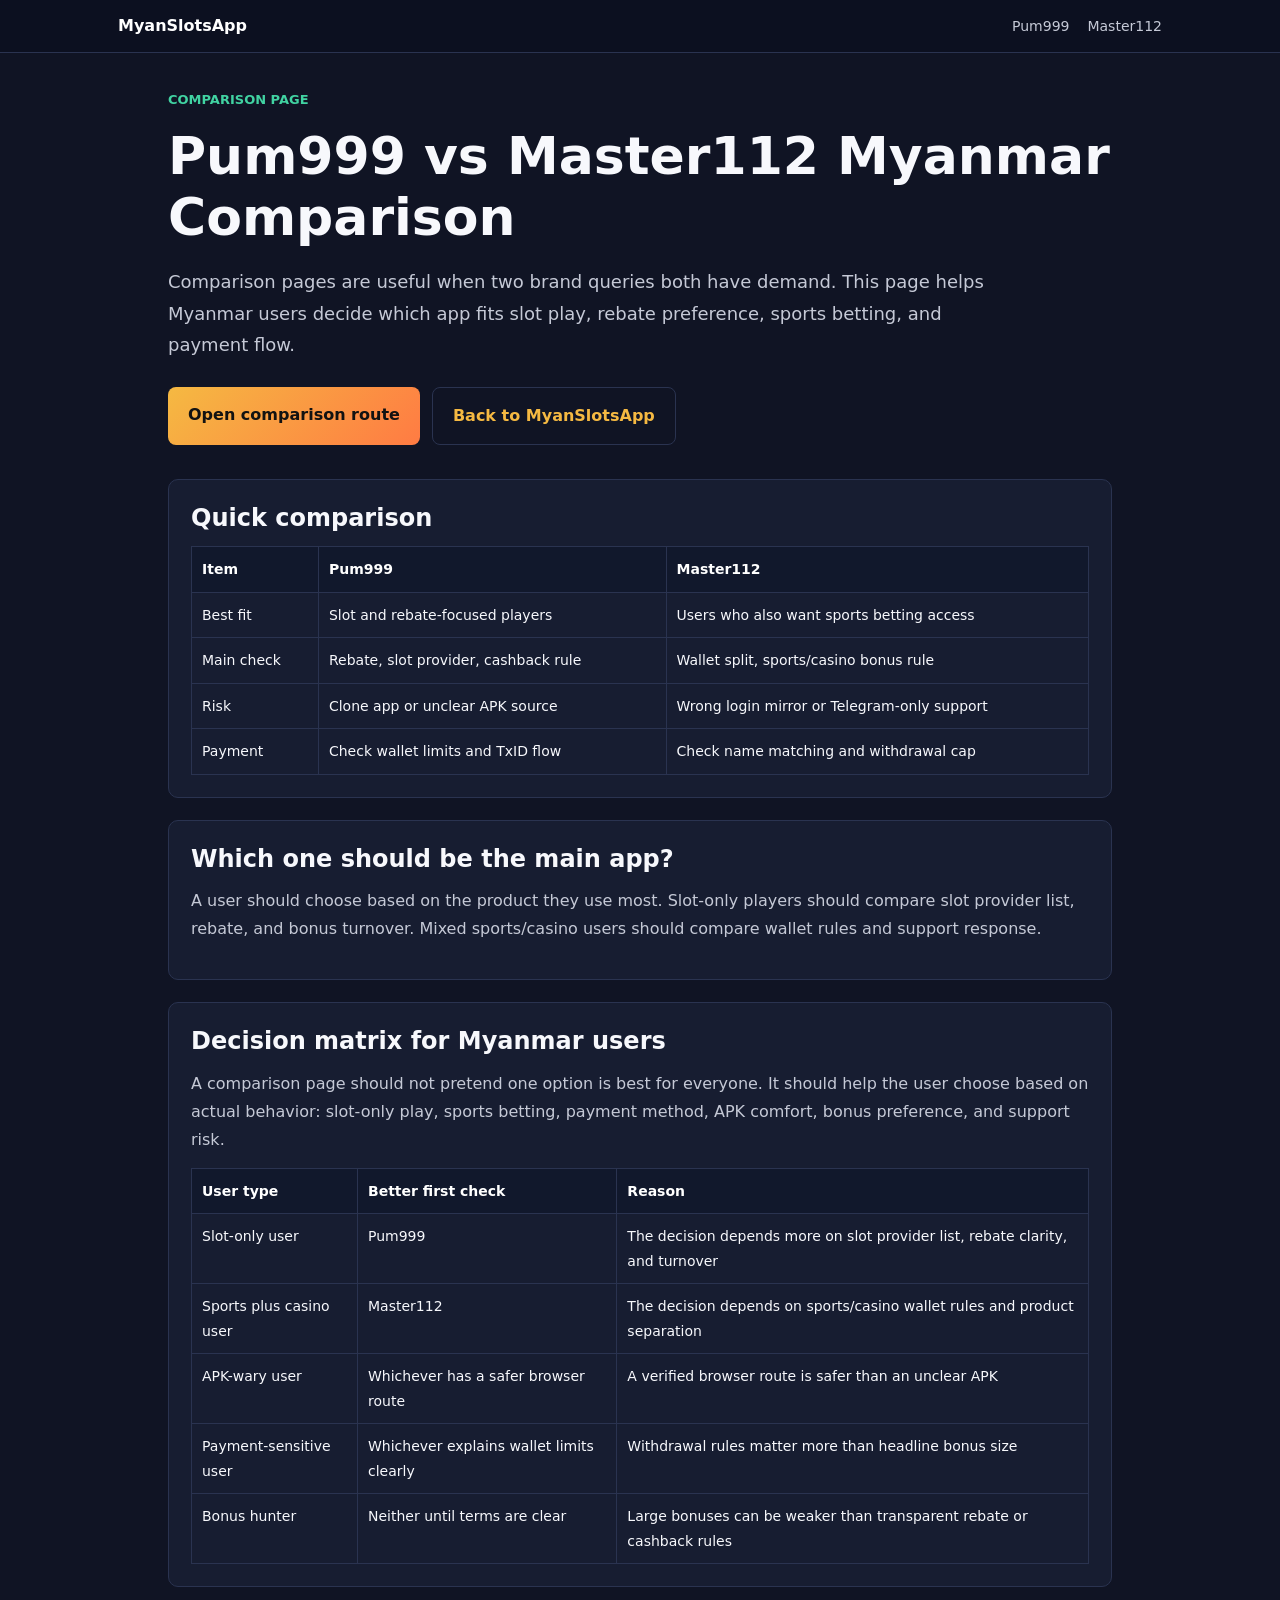
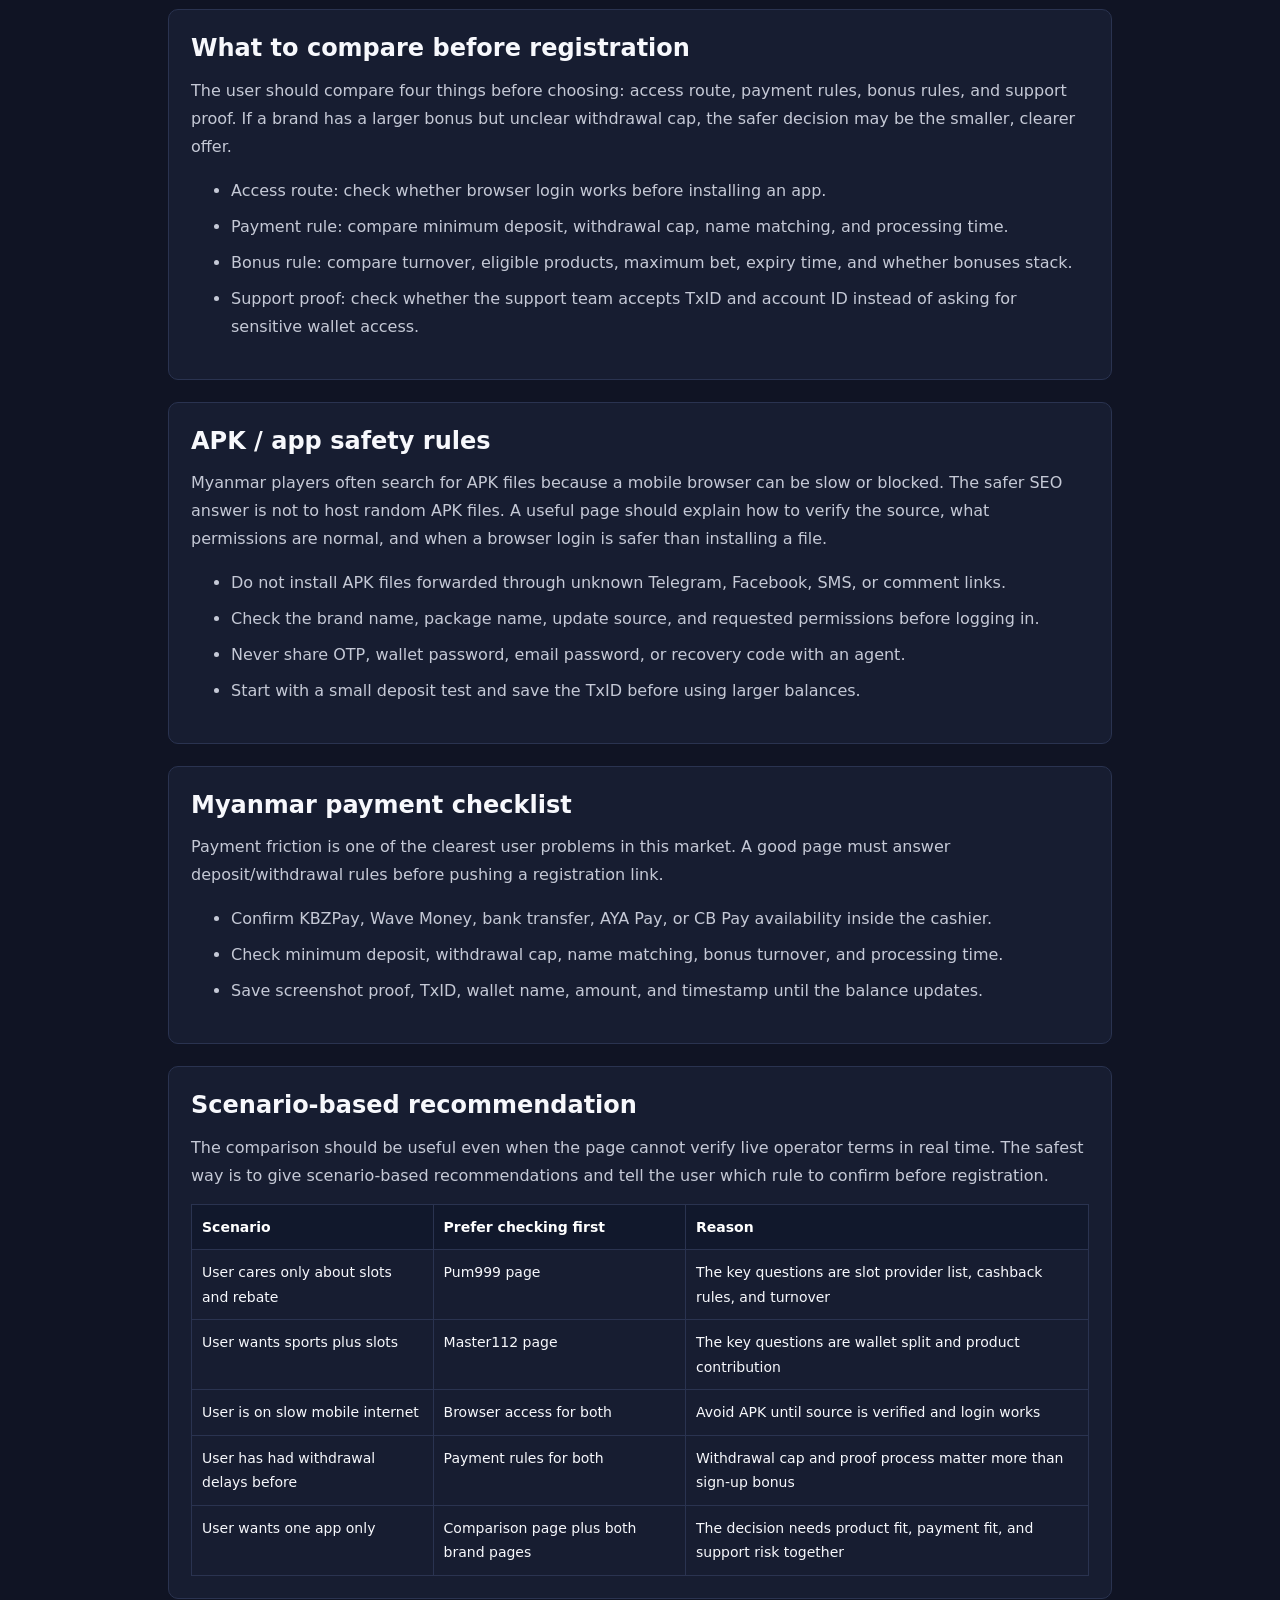
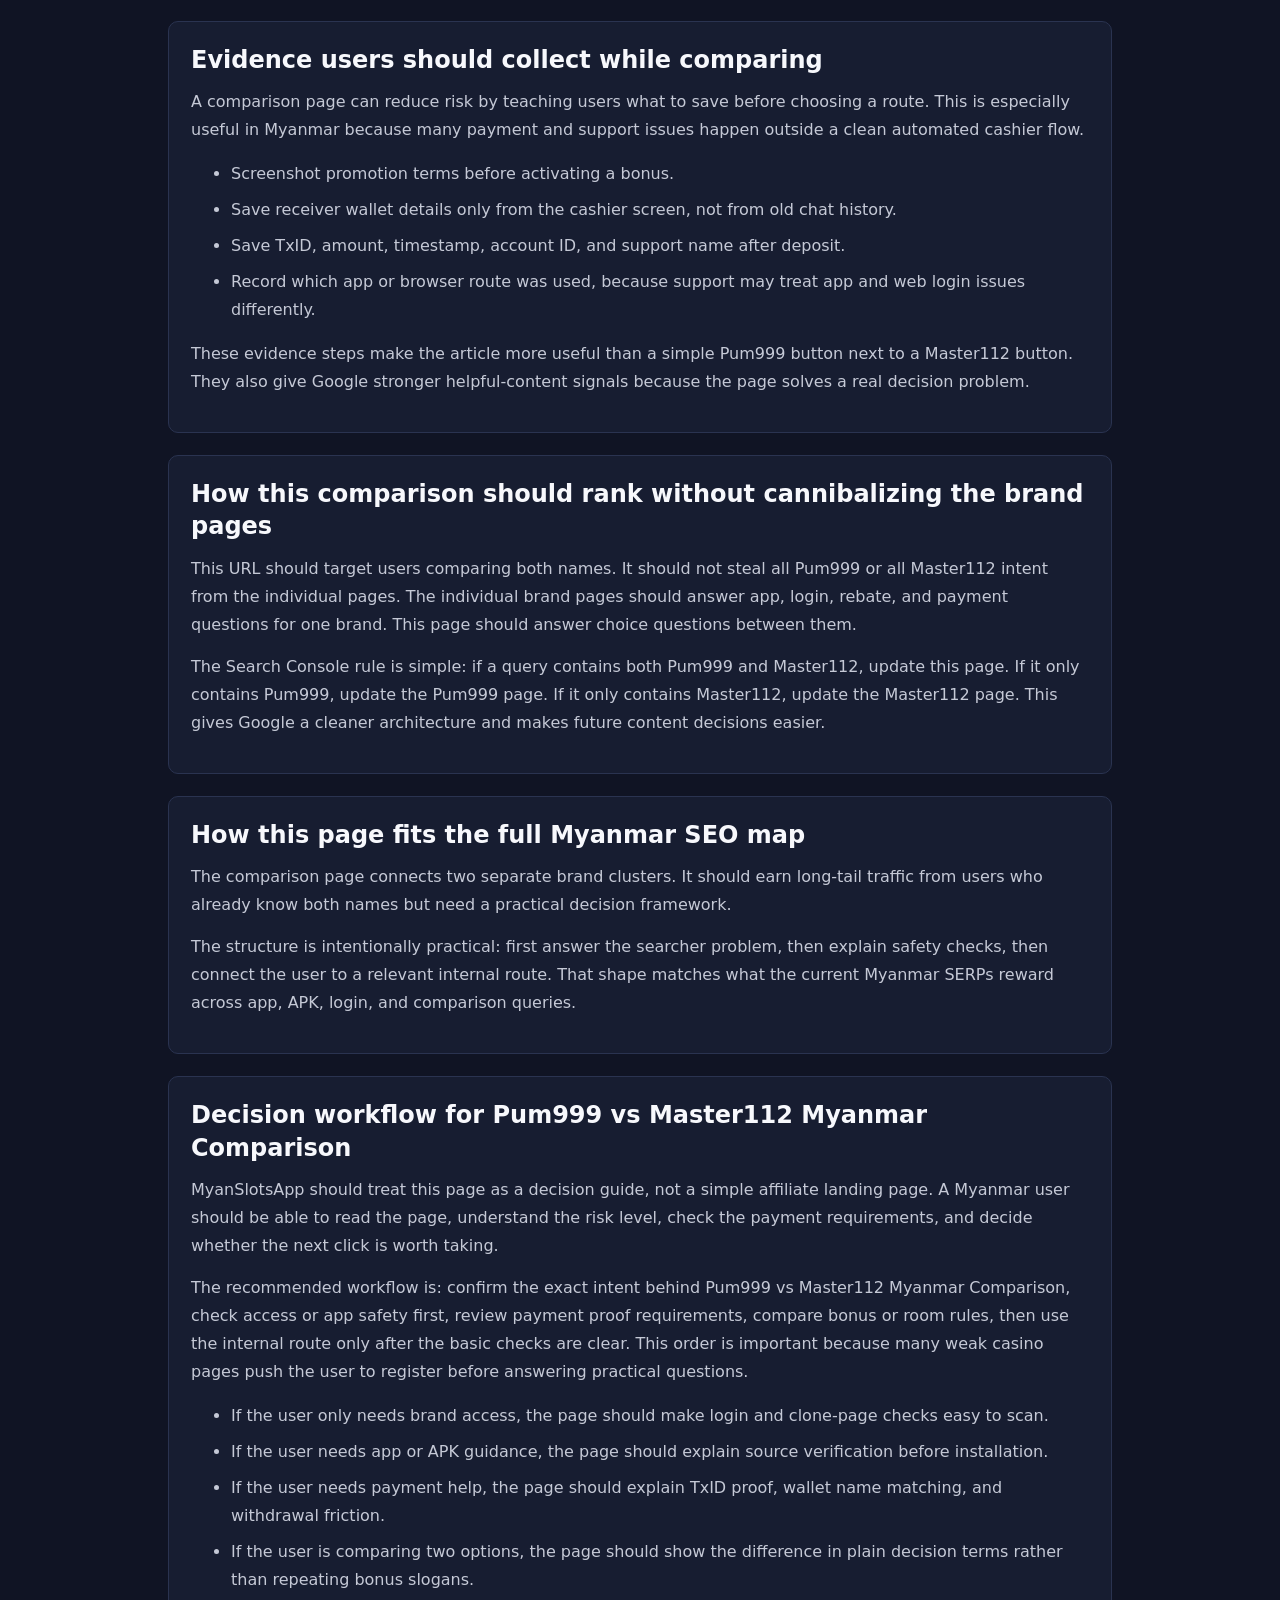
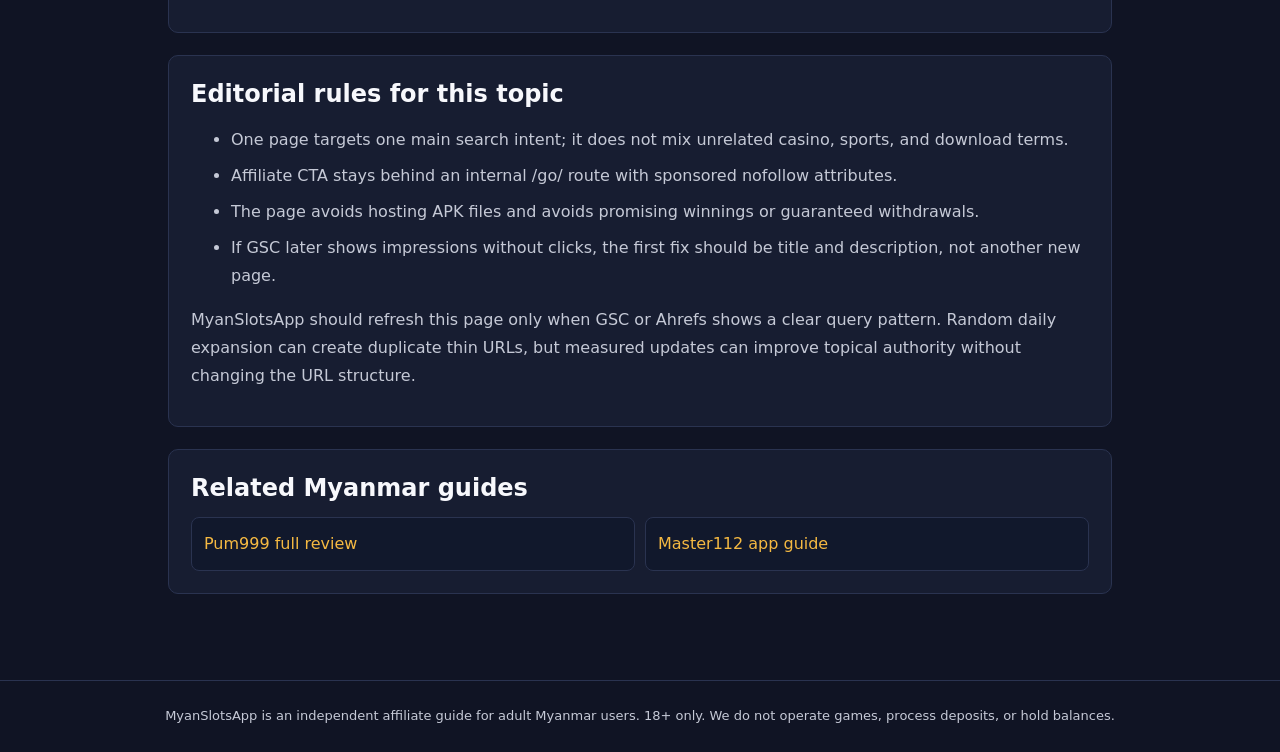
<file: pum999-vs-master112/index.html>
<!DOCTYPE html>
<html lang="my-MM">
<head>
<meta charset="UTF-8">
<meta name="viewport" content="width=device-width, initial-scale=1">
<title>Pum999 vs Master112 Myanmar Comparison | MyanSlotsApp</title>
<meta name="description" content="Pum999 vs Master112 comparison for Myanmar players: slot app, login, payment, bonus, rebate, sports betting, and APK safety.">
<meta name="robots" content="index,follow,max-image-preview:large">
<link rel="canonical" href="https://myanslotsapp.com/pum999-vs-master112/">
<link rel="alternate" hreflang="my-MM" href="https://myanslotsapp.com/pum999-vs-master112/">
<link rel="alternate" hreflang="x-default" href="https://myanslotsapp.com/pum999-vs-master112/">
<meta property="og:type" content="article">
<meta property="og:title" content="Pum999 vs Master112 Myanmar Comparison | MyanSlotsApp">
<meta property="og:description" content="Pum999 vs Master112 comparison for Myanmar players: slot app, login, payment, bonus, rebate, sports betting, and APK safety.">
<meta property="og:url" content="https://myanslotsapp.com/pum999-vs-master112/">
<meta property="og:image" content="https://myanslotsapp.com/assets/logo/logo.png">
<meta name="twitter:card" content="summary_large_image">
<script type="application/ld+json">{"@context":"https://schema.org","@type":"Article","headline":"Pum999 vs Master112 Myanmar Comparison","name":"Pum999 vs Master112 Myanmar Comparison","description":"Pum999 vs Master112 comparison for Myanmar players: slot app, login, payment, bonus, rebate, sports betting, and APK safety.","url":"https://myanslotsapp.com/pum999-vs-master112/","inLanguage":"my-MM","datePublished":"2026-06-26","dateModified":"2026-06-26","author":{"@type":"Organization","name":"MyanSlotsApp"},"publisher":{"@type":"Organization","name":"MyanSlotsApp","logo":{"@type":"ImageObject","url":"https://myanslotsapp.com/assets/logo/logo.png"}},"mainEntityOfPage":{"@type":"WebPage","@id":"https://myanslotsapp.com/pum999-vs-master112/"}}</script>
<script type="application/ld+json">{"@context":"https://schema.org","@type":"BreadcrumbList","itemListElement":[{"@type":"ListItem","position":1,"name":"MyanSlotsApp","item":"https://myanslotsapp.com/"},{"@type":"ListItem","position":2,"name":"Pum999 vs Master112 Myanmar Comparison","item":"https://myanslotsapp.com/pum999-vs-master112/"}]}</script>
<style>
  :root { color-scheme: dark; --bg:#101424; --panel:#171d31; --line:#2a3350; --text:#f7f8fc; --muted:#c5c9d6; --gold:#f5b942; --accent:#41d3a2; }
  * { box-sizing: border-box; }
  body { margin:0; background:var(--bg); color:var(--text); font-family:"Noto Sans Myanmar",system-ui,-apple-system,BlinkMacSystemFont,"Segoe UI",sans-serif; line-height:1.75; }
  a { color:var(--gold); }
  .site-header { border-bottom:1px solid var(--line); background:#0c1020; position:sticky; top:0; z-index:10; }
  .nav { max-width:1080px; margin:0 auto; padding:12px 18px; display:flex; gap:18px; align-items:center; flex-wrap:wrap; }
  .brand { color:#fff; font-weight:800; text-decoration:none; margin-right:auto; }
  .nav a:not(.brand) { color:var(--muted); text-decoration:none; font-size:14px; }
  main { max-width:980px; margin:0 auto; padding:36px 18px 64px; }
  .eyebrow { color:var(--accent); font-weight:800; text-transform:uppercase; font-size:13px; letter-spacing:0; }
  h1 { font-size:clamp(30px,5vw,52px); line-height:1.18; margin:8px 0 18px; letter-spacing:0; }
  .intro { font-size:18px; color:var(--muted); max-width:820px; }
  .cta-row { display:flex; gap:12px; flex-wrap:wrap; margin:26px 0 34px; }
  .cta { display:inline-block; background:linear-gradient(135deg,#f5b942,#ff7b43); color:#121212; padding:14px 20px; border-radius:8px; font-weight:900; text-decoration:none; }
  .secondary { background:transparent; color:var(--gold); border:1px solid var(--line); }
  .panel { background:var(--panel); border:1px solid var(--line); border-radius:10px; padding:22px; margin:22px 0; }
  h2 { font-size:24px; margin:0 0 12px; line-height:1.35; }
  p { margin:0 0 14px; color:var(--muted); }
  li { margin:8px 0; color:var(--muted); }
  .table-wrap { overflow-x:auto; }
  table { width:100%; border-collapse:collapse; font-size:14px; }
  th,td { border:1px solid var(--line); padding:10px; text-align:left; vertical-align:top; }
  th { color:#fff; background:#11182c; }
  .related-grid { display:grid; grid-template-columns:repeat(auto-fit,minmax(220px,1fr)); gap:10px; }
  .related-grid a { border:1px solid var(--line); border-radius:8px; padding:12px; text-decoration:none; background:#11182c; }
  footer { border-top:1px solid var(--line); color:var(--muted); padding:24px 18px; text-align:center; font-size:13px; }
  @media (max-width:640px){ .brand { width:100%; } .panel { padding:18px; } }
</style>
  <script src="/assets/affiliate-click-tracking.js" defer></script>
</head>
<body>
<header class="site-header"><nav class="nav"><a class="brand" href="/">MyanSlotsApp</a><a href="/pum999-myanmar-slot-app/">Pum999</a><a href="/master112-app-myanmar/">Master112</a></nav></header>
<main>
<p class="eyebrow">Comparison page</p>
<h1>Pum999 vs Master112 Myanmar Comparison</h1>
<p class="intro">Comparison pages are useful when two brand queries both have demand. This page helps Myanmar users decide which app fits slot play, rebate preference, sports betting, and payment flow.</p>
<div class="cta-row"><a class="cta" href="/go/sa" target="_blank" rel="sponsored nofollow noopener noreferrer">Open comparison route</a><a class="cta secondary" href="/">Back to MyanSlotsApp</a></div>
<section class="panel">
<h2>Quick comparison</h2>
<div class="table-wrap"><table><thead><tr><th>Item</th><th>Pum999</th><th>Master112</th></tr></thead><tbody><tr><td>Best fit</td><td>Slot and rebate-focused players</td><td>Users who also want sports betting access</td></tr><tr><td>Main check</td><td>Rebate, slot provider, cashback rule</td><td>Wallet split, sports/casino bonus rule</td></tr><tr><td>Risk</td><td>Clone app or unclear APK source</td><td>Wrong login mirror or Telegram-only support</td></tr><tr><td>Payment</td><td>Check wallet limits and TxID flow</td><td>Check name matching and withdrawal cap</td></tr></tbody></table></div>
</section>
<section class="panel">
<h2>Which one should be the main app?</h2>
<p>A user should choose based on the product they use most. Slot-only players should compare slot provider list, rebate, and bonus turnover. Mixed sports/casino users should compare wallet rules and support response.</p>
</section>
<section class="panel">
<h2>Decision matrix for Myanmar users</h2>
<p>A comparison page should not pretend one option is best for everyone. It should help the user choose based on actual behavior: slot-only play, sports betting, payment method, APK comfort, bonus preference, and support risk.</p>
<div class="table-wrap"><table><thead><tr><th>User type</th><th>Better first check</th><th>Reason</th></tr></thead><tbody><tr><td>Slot-only user</td><td>Pum999</td><td>The decision depends more on slot provider list, rebate clarity, and turnover</td></tr><tr><td>Sports plus casino user</td><td>Master112</td><td>The decision depends on sports/casino wallet rules and product separation</td></tr><tr><td>APK-wary user</td><td>Whichever has a safer browser route</td><td>A verified browser route is safer than an unclear APK</td></tr><tr><td>Payment-sensitive user</td><td>Whichever explains wallet limits clearly</td><td>Withdrawal rules matter more than headline bonus size</td></tr><tr><td>Bonus hunter</td><td>Neither until terms are clear</td><td>Large bonuses can be weaker than transparent rebate or cashback rules</td></tr></tbody></table></div>
</section>
<section class="panel">
<h2>What to compare before registration</h2>
<p>The user should compare four things before choosing: access route, payment rules, bonus rules, and support proof. If a brand has a larger bonus but unclear withdrawal cap, the safer decision may be the smaller, clearer offer.</p>
<ul><li>Access route: check whether browser login works before installing an app.</li><li>Payment rule: compare minimum deposit, withdrawal cap, name matching, and processing time.</li><li>Bonus rule: compare turnover, eligible products, maximum bet, expiry time, and whether bonuses stack.</li><li>Support proof: check whether the support team accepts TxID and account ID instead of asking for sensitive wallet access.</li></ul>
</section>
<section class="panel">
<h2>APK / app safety rules</h2>
<p>Myanmar players often search for APK files because a mobile browser can be slow or blocked. The safer SEO answer is not to host random APK files. A useful page should explain how to verify the source, what permissions are normal, and when a browser login is safer than installing a file.</p>
<ul><li>Do not install APK files forwarded through unknown Telegram, Facebook, SMS, or comment links.</li><li>Check the brand name, package name, update source, and requested permissions before logging in.</li><li>Never share OTP, wallet password, email password, or recovery code with an agent.</li><li>Start with a small deposit test and save the TxID before using larger balances.</li></ul>
</section>
<section class="panel">
<h2>Myanmar payment checklist</h2>
<p>Payment friction is one of the clearest user problems in this market. A good page must answer deposit/withdrawal rules before pushing a registration link.</p>
<ul><li>Confirm KBZPay, Wave Money, bank transfer, AYA Pay, or CB Pay availability inside the cashier.</li><li>Check minimum deposit, withdrawal cap, name matching, bonus turnover, and processing time.</li><li>Save screenshot proof, TxID, wallet name, amount, and timestamp until the balance updates.</li></ul>
</section>
<section class="panel">
<h2>Scenario-based recommendation</h2>
<p>The comparison should be useful even when the page cannot verify live operator terms in real time. The safest way is to give scenario-based recommendations and tell the user which rule to confirm before registration.</p>
<div class="table-wrap"><table><thead><tr><th>Scenario</th><th>Prefer checking first</th><th>Reason</th></tr></thead><tbody><tr><td>User cares only about slots and rebate</td><td>Pum999 page</td><td>The key questions are slot provider list, cashback rules, and turnover</td></tr><tr><td>User wants sports plus slots</td><td>Master112 page</td><td>The key questions are wallet split and product contribution</td></tr><tr><td>User is on slow mobile internet</td><td>Browser access for both</td><td>Avoid APK until source is verified and login works</td></tr><tr><td>User has had withdrawal delays before</td><td>Payment rules for both</td><td>Withdrawal cap and proof process matter more than sign-up bonus</td></tr><tr><td>User wants one app only</td><td>Comparison page plus both brand pages</td><td>The decision needs product fit, payment fit, and support risk together</td></tr></tbody></table></div>
</section>
<section class="panel">
<h2>Evidence users should collect while comparing</h2>
<p>A comparison page can reduce risk by teaching users what to save before choosing a route. This is especially useful in Myanmar because many payment and support issues happen outside a clean automated cashier flow.</p>
<ul><li>Screenshot promotion terms before activating a bonus.</li><li>Save receiver wallet details only from the cashier screen, not from old chat history.</li><li>Save TxID, amount, timestamp, account ID, and support name after deposit.</li><li>Record which app or browser route was used, because support may treat app and web login issues differently.</li></ul>
<p>These evidence steps make the article more useful than a simple Pum999 button next to a Master112 button. They also give Google stronger helpful-content signals because the page solves a real decision problem.</p>
</section>
<section class="panel">
<h2>How this comparison should rank without cannibalizing the brand pages</h2>
<p>This URL should target users comparing both names. It should not steal all Pum999 or all Master112 intent from the individual pages. The individual brand pages should answer app, login, rebate, and payment questions for one brand. This page should answer choice questions between them.</p>
<p>The Search Console rule is simple: if a query contains both Pum999 and Master112, update this page. If it only contains Pum999, update the Pum999 page. If it only contains Master112, update the Master112 page. This gives Google a cleaner architecture and makes future content decisions easier.</p>
</section>
<section class="panel">
<h2>How this page fits the full Myanmar SEO map</h2>
<p>The comparison page connects two separate brand clusters. It should earn long-tail traffic from users who already know both names but need a practical decision framework.</p>
<p>The structure is intentionally practical: first answer the searcher problem, then explain safety checks, then connect the user to a relevant internal route. That shape matches what the current Myanmar SERPs reward across app, APK, login, and comparison queries.</p>
</section>
<section class="panel">
<h2>Decision workflow for Pum999 vs Master112 Myanmar Comparison</h2>
<p>MyanSlotsApp should treat this page as a decision guide, not a simple affiliate landing page. A Myanmar user should be able to read the page, understand the risk level, check the payment requirements, and decide whether the next click is worth taking.</p>
<p>The recommended workflow is: confirm the exact intent behind Pum999 vs Master112 Myanmar Comparison, check access or app safety first, review payment proof requirements, compare bonus or room rules, then use the internal route only after the basic checks are clear. This order is important because many weak casino pages push the user to register before answering practical questions.</p>
<ul><li>If the user only needs brand access, the page should make login and clone-page checks easy to scan.</li><li>If the user needs app or APK guidance, the page should explain source verification before installation.</li><li>If the user needs payment help, the page should explain TxID proof, wallet name matching, and withdrawal friction.</li><li>If the user is comparing two options, the page should show the difference in plain decision terms rather than repeating bonus slogans.</li></ul>
</section>
<section class="panel">
<h2>Editorial rules for this topic</h2>
<ul><li>One page targets one main search intent; it does not mix unrelated casino, sports, and download terms.</li><li>Affiliate CTA stays behind an internal /go/ route with sponsored nofollow attributes.</li><li>The page avoids hosting APK files and avoids promising winnings or guaranteed withdrawals.</li><li>If GSC later shows impressions without clicks, the first fix should be title and description, not another new page.</li></ul>
<p>MyanSlotsApp should refresh this page only when GSC or Ahrefs shows a clear query pattern. Random daily expansion can create duplicate thin URLs, but measured updates can improve topical authority without changing the URL structure.</p>
</section>
<section class="panel related"><h2>Related Myanmar guides</h2><div class="related-grid"><a href="/pum999-myanmar-slot-app/">Pum999 full review</a><a href="/master112-app-myanmar/">Master112 app guide</a></div></section>
</main>
<footer>MyanSlotsApp is an independent affiliate guide for adult Myanmar users. 18+ only. We do not operate games, process deposits, or hold balances.</footer>
</body>
</html>
</file>
<file: index-d25-19a2.css>
/*! tailwindcss v4.1.18 | MIT License | https://tailwindcss.com */
@layer properties;
@layer theme, base, components, utilities;
@layer theme {
  :root, :host {
    --font-sans: ui-sans-serif, system-ui, sans-serif, 'Apple Color Emoji', 'Segoe UI Emoji', 'Segoe UI Symbol',
    'Noto Color Emoji';
    --font-mono: ui-monospace, SFMono-Regular, Menlo, Monaco, Consolas, 'Liberation Mono', 'Courier New',
    monospace;
    --color-yellow-500: oklch(79.5% 0.184 86.047);
    --color-gray-50: oklch(98.5% 0.002 247.839);
    --color-gray-100: oklch(96.7% 0.003 264.542);
    --color-gray-200: oklch(92.8% 0.006 264.531);
    --color-gray-300: oklch(87.2% 0.01 258.338);
    --color-gray-700: oklch(37.3% 0.034 259.733);
    --color-gray-800: oklch(27.8% 0.033 256.848);
    --color-gray-900: oklch(21% 0.034 264.665);
    --color-black: #000;
    --color-white: #fff;
    --spacing: 0.25rem;
    --container-4xl: 56rem;
    --container-7xl: 80rem;
    --text-sm: 0.875rem;
    --text-sm--line-height: calc(1.25 / 0.875);
    --text-base: 1rem;
    --text-base--line-height: calc(1.5 / 1);
    --text-lg: 1.125rem;
    --text-lg--line-height: calc(1.75 / 1.125);
    --text-xl: 1.25rem;
    --text-xl--line-height: calc(1.75 / 1.25);
    --text-2xl: 1.5rem;
    --text-2xl--line-height: calc(2 / 1.5);
    --text-3xl: 1.875rem;
    --text-3xl--line-height: calc(2.25 / 1.875);
    --text-4xl: 2.25rem;
    --text-4xl--line-height: calc(2.5 / 2.25);
    --text-5xl: 3rem;
    --text-5xl--line-height: 1;
    --text-6xl: 3.75rem;
    --text-6xl--line-height: 1;
    --font-weight-medium: 500;
    --font-weight-semibold: 600;
    --font-weight-bold: 700;
    --leading-relaxed: 1.625;
    --radius-md: 0.375rem;
    --radius-lg: 0.5rem;
    --default-transition-duration: 150ms;
    --default-transition-timing-function: cubic-bezier(0.4, 0, 0.2, 1);
    --default-font-family: var(--font-sans);
    --default-mono-font-family: var(--font-mono);
  }
}
@layer base {
  *, ::after, ::before, ::backdrop, ::file-selector-button {
    box-sizing: border-box;
    margin: 0;
    padding: 0;
    border: 0 solid;
  }
  html, :host {
    line-height: 1.5;
    -webkit-text-size-adjust: 100%;
    tab-size: 4;
    font-family: var(--default-font-family, ui-sans-serif, system-ui, sans-serif, 'Apple Color Emoji', 'Segoe UI Emoji', 'Segoe UI Symbol', 'Noto Color Emoji');
    font-feature-settings: var(--default-font-feature-settings, normal);
    font-variation-settings: var(--default-font-variation-settings, normal);
    -webkit-tap-highlight-color: transparent;
  }
  hr {
    height: 0;
    color: inherit;
    border-top-width: 1px;
  }
  abbr:where([title]) {
    -webkit-text-decoration: underline dotted;
    text-decoration: underline dotted;
  }
  h1, h2, h3, h4, h5, h6 {
    font-size: inherit;
    font-weight: inherit;
  }
  a {
    color: inherit;
    -webkit-text-decoration: inherit;
    text-decoration: inherit;
  }
  b, strong {
    font-weight: bolder;
  }
  code, kbd, samp, pre {
    font-family: var(--default-mono-font-family, ui-monospace, SFMono-Regular, Menlo, Monaco, Consolas, 'Liberation Mono', 'Courier New', monospace);
    font-feature-settings: var(--default-mono-font-feature-settings, normal);
    font-variation-settings: var(--default-mono-font-variation-settings, normal);
    font-size: 1em;
  }
  small {
    font-size: 80%;
  }
  sub, sup {
    font-size: 75%;
    line-height: 0;
    position: relative;
    vertical-align: baseline;
  }
  sub {
    bottom: -0.25em;
  }
  sup {
    top: -0.5em;
  }
  table {
    text-indent: 0;
    border-color: inherit;
    border-collapse: collapse;
  }
  :-moz-focusring {
    outline: auto;
  }
  progress {
    vertical-align: baseline;
  }
  summary {
    display: list-item;
  }
  ol, ul, menu {
    list-style: none;
  }
  img, svg, video, canvas, audio, iframe, embed, object {
    display: block;
    vertical-align: middle;
  }
  img, video {
    max-width: 100%;
    height: auto;
  }
  button, input, select, optgroup, textarea, ::file-selector-button {
    font: inherit;
    font-feature-settings: inherit;
    font-variation-settings: inherit;
    letter-spacing: inherit;
    color: inherit;
    border-radius: 0;
    background-color: transparent;
    opacity: 1;
  }
  :where(select:is([multiple], [size])) optgroup {
    font-weight: bolder;
  }
  :where(select:is([multiple], [size])) optgroup option {
    padding-inline-start: 20px;
  }
  ::file-selector-button {
    margin-inline-end: 4px;
  }
  ::placeholder {
    opacity: 1;
  }
  @supports (not (-webkit-appearance: -apple-pay-button)) or (contain-intrinsic-size: 1px) {
    ::placeholder {
      color: currentcolor;
      @supports (color: color-mix(in lab, red, red)) {
        color: color-mix(in oklab, currentcolor 50%, transparent);
      }
    }
  }
  textarea {
    resize: vertical;
  }
  ::-webkit-search-decoration {
    -webkit-appearance: none;
  }
  ::-webkit-date-and-time-value {
    min-height: 1lh;
    text-align: inherit;
  }
  ::-webkit-datetime-edit {
    display: inline-flex;
  }
  ::-webkit-datetime-edit-fields-wrapper {
    padding: 0;
  }
  ::-webkit-datetime-edit, ::-webkit-datetime-edit-year-field, ::-webkit-datetime-edit-month-field, ::-webkit-datetime-edit-day-field, ::-webkit-datetime-edit-hour-field, ::-webkit-datetime-edit-minute-field, ::-webkit-datetime-edit-second-field, ::-webkit-datetime-edit-millisecond-field, ::-webkit-datetime-edit-meridiem-field {
    padding-block: 0;
  }
  ::-webkit-calendar-picker-indicator {
    line-height: 1;
  }
  :-moz-ui-invalid {
    box-shadow: none;
  }
  button, input:where([type='button'], [type='reset'], [type='submit']), ::file-selector-button {
    appearance: button;
  }
  ::-webkit-inner-spin-button, ::-webkit-outer-spin-button {
    height: auto;
  }
  [hidden]:where(:not([hidden='until-found'])) {
    display: none!important;
  }
}
@layer utilities {
  .pointer-events-none {
    pointer-events: none;
  }
  .absolute {
    position: absolute;
  }
  .fixed {
    position: fixed;
  }
  .relative {
    position: relative;
  }
  .inset-0 {
    inset: calc(var(--spacing) * 0);
  }
  .right-5 {
    right: calc(var(--spacing) * 5);
  }
  .bottom-5 {
    bottom: calc(var(--spacing) * 5);
  }
  .-z-10 {
    z-index: calc(10 * -1);
  }
  .z-50 {
    z-index: 50;
  }
  .mx-auto {
    margin-inline: auto;
  }
  .mt-2 {
    margin-top: calc(var(--spacing) * 2);
  }
  .mt-4 {
    margin-top: calc(var(--spacing) * 4);
  }
  .mt-6 {
    margin-top: calc(var(--spacing) * 6);
  }
  .mt-8 {
    margin-top: calc(var(--spacing) * 8);
  }
  .mb-4 {
    margin-bottom: calc(var(--spacing) * 4);
  }
  .mb-6 {
    margin-bottom: calc(var(--spacing) * 6);
  }
  .mb-8 {
    margin-bottom: calc(var(--spacing) * 8);
  }
  .mb-12 {
    margin-bottom: calc(var(--spacing) * 12);
  }
  .block {
    display: block;
  }
  .flex {
    display: flex;
  }
  .grid {
    display: grid;
  }
  .hidden {
    display: none;
  }
  .inline-block {
    display: inline-block;
  }
  .aspect-\[30\/10\] {
    aspect-ratio: 30/10;
  }
  .aspect-square {
    aspect-ratio: 1 / 1;
  }
  .h-6 {
    height: calc(var(--spacing) * 6);
  }
  .h-12 {
    height: calc(var(--spacing) * 12);
  }
  .h-16 {
    height: calc(var(--spacing) * 16);
  }
  .h-full {
    height: 100%;
  }
  .max-h-0 {
    max-height: calc(var(--spacing) * 0);
  }
  .min-h-screen {
    min-height: 100vh;
  }
  .w-6 {
    width: calc(var(--spacing) * 6);
  }
  .w-full {
    width: 100%;
  }
  .max-w-4xl {
    max-width: var(--container-4xl);
  }
  .max-w-7xl {
    max-width: var(--container-7xl);
  }
  .shrink-0 {
    flex-shrink: 0;
  }
  .transform {
    transform: var(--tw-rotate-x,) var(--tw-rotate-y,) var(--tw-rotate-z,) var(--tw-skew-x,) var(--tw-skew-y,);
  }
  .grid-cols-2 {
    grid-template-columns: repeat(2, minmax(0, 1fr));
  }
  .flex-col {
    flex-direction: column;
  }
  .items-center {
    align-items: center;
  }
  .items-start {
    align-items: flex-start;
  }
  .justify-between {
    justify-content: space-between;
  }
  .justify-center {
    justify-content: center;
  }
  .gap-4 {
    gap: calc(var(--spacing) * 4);
  }
  .gap-6 {
    gap: calc(var(--spacing) * 6);
  }
  .gap-8 {
    gap: calc(var(--spacing) * 8);
  }
  .gap-12 {
    gap: calc(var(--spacing) * 12);
  }
  .space-y-1 {
    :where(& > :not(:last-child)) {
      --tw-space-y-reverse: 0;
      margin-block-start: calc(calc(var(--spacing) * 1) * var(--tw-space-y-reverse));
      margin-block-end: calc(calc(var(--spacing) * 1) * calc(1 - var(--tw-space-y-reverse)));
    }
  }
  .space-y-2 {
    :where(& > :not(:last-child)) {
      --tw-space-y-reverse: 0;
      margin-block-start: calc(calc(var(--spacing) * 2) * var(--tw-space-y-reverse));
      margin-block-end: calc(calc(var(--spacing) * 2) * calc(1 - var(--tw-space-y-reverse)));
    }
  }
  .space-y-4 {
    :where(& > :not(:last-child)) {
      --tw-space-y-reverse: 0;
      margin-block-start: calc(calc(var(--spacing) * 4) * var(--tw-space-y-reverse));
      margin-block-end: calc(calc(var(--spacing) * 4) * calc(1 - var(--tw-space-y-reverse)));
    }
  }
  .space-y-6 {
    :where(& > :not(:last-child)) {
      --tw-space-y-reverse: 0;
      margin-block-start: calc(calc(var(--spacing) * 6) * var(--tw-space-y-reverse));
      margin-block-end: calc(calc(var(--spacing) * 6) * calc(1 - var(--tw-space-y-reverse)));
    }
  }
  .gap-x-3 {
    column-gap: calc(var(--spacing) * 3);
  }
  .space-x-2 {
    :where(& > :not(:last-child)) {
      --tw-space-x-reverse: 0;
      margin-inline-start: calc(calc(var(--spacing) * 2) * var(--tw-space-x-reverse));
      margin-inline-end: calc(calc(var(--spacing) * 2) * calc(1 - var(--tw-space-x-reverse)));
    }
  }
  .space-x-4 {
    :where(& > :not(:last-child)) {
      --tw-space-x-reverse: 0;
      margin-inline-start: calc(calc(var(--spacing) * 4) * var(--tw-space-x-reverse));
      margin-inline-end: calc(calc(var(--spacing) * 4) * calc(1 - var(--tw-space-x-reverse)));
    }
  }
  .space-x-6 {
    :where(& > :not(:last-child)) {
      --tw-space-x-reverse: 0;
      margin-inline-start: calc(calc(var(--spacing) * 6) * var(--tw-space-x-reverse));
      margin-inline-end: calc(calc(var(--spacing) * 6) * calc(1 - var(--tw-space-x-reverse)));
    }
  }
  .gap-y-6 {
    row-gap: calc(var(--spacing) * 6);
  }
  .gap-y-10 {
    row-gap: calc(var(--spacing) * 10);
  }
  .overflow-hidden {
    overflow: hidden;
  }
  .rounded-full {
    border-radius: calc(infinity * 1px);
  }
  .rounded-lg {
    border-radius: var(--radius-lg);
  }
  .rounded-md {
    border-radius: var(--radius-md);
  }
  .border {
    border-style: var(--tw-border-style);
    border-width: 1px;
  }
  .border-t {
    border-top-style: var(--tw-border-style);
    border-top-width: 1px;
  }
  .border-gray-200 {
    border-color: var(--color-gray-200);
  }
  .border-gray-700 {
    border-color: var(--color-gray-700);
  }
  .bg-\[\#FB2056\] {
    background-color: #FB2056;
  }
  .bg-\[\#e76e01\] {
    background-color: #e76e01;
  }
  .bg-black {
    background-color: var(--color-black);
  }
  .bg-black\/60 {
    background-color: color-mix(in srgb, #000 60%, transparent);
    @supports (color: color-mix(in lab, red, red)) {
      background-color: color-mix(in oklab, var(--color-black) 60%, transparent);
    }
  }
  .bg-black\/70 {
    background-color: color-mix(in srgb, #000 70%, transparent);
    @supports (color: color-mix(in lab, red, red)) {
      background-color: color-mix(in oklab, var(--color-black) 70%, transparent);
    }
  }
  .bg-black\/90 {
    background-color: color-mix(in srgb, #000 90%, transparent);
    @supports (color: color-mix(in lab, red, red)) {
      background-color: color-mix(in oklab, var(--color-black) 90%, transparent);
    }
  }
  .bg-gray-50 {
    background-color: var(--color-gray-50);
  }
  .bg-gray-100 {
    background-color: var(--color-gray-100);
  }
  .bg-white {
    background-color: var(--color-white);
  }
  .bg-gradient-to-br {
    --tw-gradient-position: to bottom right in oklab;
    background-image: linear-gradient(var(--tw-gradient-stops));
  }
  .from-\[\#e76e01\] {
    --tw-gradient-from: #e76e01;
    --tw-gradient-stops: var(--tw-gradient-via-stops, var(--tw-gradient-position), var(--tw-gradient-from) var(--tw-gradient-from-position), var(--tw-gradient-to) var(--tw-gradient-to-position));
  }
  .to-\[\#ff8c42\] {
    --tw-gradient-to: #ff8c42;
    --tw-gradient-stops: var(--tw-gradient-via-stops, var(--tw-gradient-position), var(--tw-gradient-from) var(--tw-gradient-from-position), var(--tw-gradient-to) var(--tw-gradient-to-position));
  }
  .object-cover {
    object-fit: cover;
  }
  .p-3 {
    padding: calc(var(--spacing) * 3);
  }
  .p-5 {
    padding: calc(var(--spacing) * 5);
  }
  .px-2 {
    padding-inline: calc(var(--spacing) * 2);
  }
  .px-3 {
    padding-inline: calc(var(--spacing) * 3);
  }
  .px-4 {
    padding-inline: calc(var(--spacing) * 4);
  }
  .px-6 {
    padding-inline: calc(var(--spacing) * 6);
  }
  .py-1\.5 {
    padding-block: calc(var(--spacing) * 1.5);
  }
  .py-2 {
    padding-block: calc(var(--spacing) * 2);
  }
  .py-3 {
    padding-block: calc(var(--spacing) * 3);
  }
  .py-4 {
    padding-block: calc(var(--spacing) * 4);
  }
  .py-12 {
    padding-block: calc(var(--spacing) * 12);
  }
  .py-20 {
    padding-block: calc(var(--spacing) * 20);
  }
  .pt-1 {
    padding-top: calc(var(--spacing) * 1);
  }
  .pt-2 {
    padding-top: calc(var(--spacing) * 2);
  }
  .pt-24 {
    padding-top: calc(var(--spacing) * 24);
  }
  .pb-3 {
    padding-bottom: calc(var(--spacing) * 3);
  }
  .text-center {
    text-align: center;
  }
  .text-left {
    text-align: left;
  }
  .text-3xl {
    font-size: var(--text-3xl);
    line-height: var(--tw-leading, var(--text-3xl--line-height));
  }
  .text-4xl {
    font-size: var(--text-4xl);
    line-height: var(--tw-leading, var(--text-4xl--line-height));
  }
  .text-base {
    font-size: var(--text-base);
    line-height: var(--tw-leading, var(--text-base--line-height));
  }
  .text-lg {
    font-size: var(--text-lg);
    line-height: var(--tw-leading, var(--text-lg--line-height));
  }
  .text-sm {
    font-size: var(--text-sm);
    line-height: var(--tw-leading, var(--text-sm--line-height));
  }
  .text-xl {
    font-size: var(--text-xl);
    line-height: var(--tw-leading, var(--text-xl--line-height));
  }
  .leading-relaxed {
    --tw-leading: var(--leading-relaxed);
    line-height: var(--leading-relaxed);
  }
  .font-bold {
    --tw-font-weight: var(--font-weight-bold);
    font-weight: var(--font-weight-bold);
  }
  .font-medium {
    --tw-font-weight: var(--font-weight-medium);
    font-weight: var(--font-weight-medium);
  }
  .font-semibold {
    --tw-font-weight: var(--font-weight-semibold);
    font-weight: var(--font-weight-semibold);
  }
  .text-\[\#e76e01\] {
    color: #e76e01;
  }
  .text-\[\#fffd6c\] {
    color: #fffd6c;
  }
  .text-black {
    color: var(--color-black);
  }
  .text-gray-300 {
    color: var(--color-gray-300);
  }
  .text-gray-700 {
    color: var(--color-gray-700);
  }
  .text-gray-800 {
    color: var(--color-gray-800);
  }
  .text-gray-900 {
    color: var(--color-gray-900);
  }
  .text-white {
    color: var(--color-white);
  }
  .text-yellow-500 {
    color: var(--color-yellow-500);
  }
  .underline {
    text-decoration-line: underline;
  }
  .opacity-0 {
    opacity: 0%;
  }
  .shadow-lg {
    --tw-shadow: 0 10px 15px -3px var(--tw-shadow-color, rgb(0 0 0 / 0.1)), 0 4px 6px -4px var(--tw-shadow-color, rgb(0 0 0 / 0.1));
    box-shadow: var(--tw-inset-shadow), var(--tw-inset-ring-shadow), var(--tw-ring-offset-shadow), var(--tw-ring-shadow), var(--tw-shadow);
  }
  .transition-all {
    transition-property: all;
    transition-timing-function: var(--tw-ease, var(--default-transition-timing-function));
    transition-duration: var(--tw-duration, var(--default-transition-duration));
  }
  .transition-colors {
    transition-property: color, background-color, border-color, outline-color, text-decoration-color, fill, stroke, --tw-gradient-from, --tw-gradient-via, --tw-gradient-to;
    transition-timing-function: var(--tw-ease, var(--default-transition-timing-function));
    transition-duration: var(--tw-duration, var(--default-transition-duration));
  }
  .transition-opacity {
    transition-property: opacity;
    transition-timing-function: var(--tw-ease, var(--default-transition-timing-function));
    transition-duration: var(--tw-duration, var(--default-transition-duration));
  }
  .transition-transform {
    transition-property: transform, translate, scale, rotate;
    transition-timing-function: var(--tw-ease, var(--default-transition-timing-function));
    transition-duration: var(--tw-duration, var(--default-transition-duration));
  }
  .duration-300 {
    --tw-duration: 300ms;
    transition-duration: 300ms;
  }
  .group-hover\:scale-110 {
    &:is(:where(.group):hover *) {
      @media (hover: hover) {
        --tw-scale-x: 110%;
        --tw-scale-y: 110%;
        --tw-scale-z: 110%;
        scale: var(--tw-scale-x) var(--tw-scale-y);
      }
    }
  }
  .hover\:scale-105 {
    &:hover {
      @media (hover: hover) {
        --tw-scale-x: 105%;
        --tw-scale-y: 105%;
        --tw-scale-z: 105%;
        scale: var(--tw-scale-x) var(--tw-scale-y);
      }
    }
  }
  .hover\:scale-110 {
    &:hover {
      @media (hover: hover) {
        --tw-scale-x: 110%;
        --tw-scale-y: 110%;
        --tw-scale-z: 110%;
        scale: var(--tw-scale-x) var(--tw-scale-y);
      }
    }
  }
  .hover\:bg-\[\#CA0536\] {
    &:hover {
      @media (hover: hover) {
        background-color: #CA0536;
      }
    }
  }
  .hover\:bg-gray-100 {
    &:hover {
      @media (hover: hover) {
        background-color: var(--color-gray-100);
      }
    }
  }
  .hover\:from-\[\#ff8c42\] {
    &:hover {
      @media (hover: hover) {
        --tw-gradient-from: #ff8c42;
        --tw-gradient-stops: var(--tw-gradient-via-stops, var(--tw-gradient-position), var(--tw-gradient-from) var(--tw-gradient-from-position), var(--tw-gradient-to) var(--tw-gradient-to-position));
      }
    }
  }
  .hover\:to-\[\#e76e01\] {
    &:hover {
      @media (hover: hover) {
        --tw-gradient-to: #e76e01;
        --tw-gradient-stops: var(--tw-gradient-via-stops, var(--tw-gradient-position), var(--tw-gradient-from) var(--tw-gradient-from-position), var(--tw-gradient-to) var(--tw-gradient-to-position));
      }
    }
  }
  .hover\:text-\[\#CA0536\] {
    &:hover {
      @media (hover: hover) {
        color: #CA0536;
      }
    }
  }
  .hover\:text-\[\#e76e01\] {
    &:hover {
      @media (hover: hover) {
        color: #e76e01;
      }
    }
  }
  .hover\:text-\[\#ff8c42\] {
    &:hover {
      @media (hover: hover) {
        color: #ff8c42;
      }
    }
  }
  .hover\:underline {
    &:hover {
      @media (hover: hover) {
        text-decoration-line: underline;
      }
    }
  }
  .focus\:ring-2 {
    &:focus {
      --tw-ring-shadow: var(--tw-ring-inset,) 0 0 0 calc(2px + var(--tw-ring-offset-width)) var(--tw-ring-color, currentcolor);
      box-shadow: var(--tw-inset-shadow), var(--tw-inset-ring-shadow), var(--tw-ring-offset-shadow), var(--tw-ring-shadow), var(--tw-shadow);
    }
  }
  .focus\:ring-\[\#e76e01\] {
    &:focus {
      --tw-ring-color: #e76e01;
    }
  }
  .focus\:outline-none {
    &:focus {
      --tw-outline-style: none;
      outline-style: none;
    }
  }
  .sm\:flex-row {
    @media (width >= 40rem) {
      flex-direction: row;
    }
  }
  .sm\:text-2xl {
    @media (width >= 40rem) {
      font-size: var(--text-2xl);
      line-height: var(--tw-leading, var(--text-2xl--line-height));
    }
  }
  .sm\:text-4xl {
    @media (width >= 40rem) {
      font-size: var(--text-4xl);
      line-height: var(--tw-leading, var(--text-4xl--line-height));
    }
  }
  .sm\:text-5xl {
    @media (width >= 40rem) {
      font-size: var(--text-5xl);
      line-height: var(--tw-leading, var(--text-5xl--line-height));
    }
  }
  .md\:flex {
    @media (width >= 48rem) {
      display: flex;
    }
  }
  .md\:hidden {
    @media (width >= 48rem) {
      display: none;
    }
  }
  .md\:h-auto {
    @media (width >= 48rem) {
      height: auto;
    }
  }
  .md\:grid-cols-2 {
    @media (width >= 48rem) {
      grid-template-columns: repeat(2, minmax(0, 1fr));
    }
  }
  .md\:grid-cols-3 {
    @media (width >= 48rem) {
      grid-template-columns: repeat(3, minmax(0, 1fr));
    }
  }
  .md\:flex-row {
    @media (width >= 48rem) {
      flex-direction: row;
    }
  }
  .md\:justify-center {
    @media (width >= 48rem) {
      justify-content: center;
    }
  }
  .md\:gap-8 {
    @media (width >= 48rem) {
      gap: calc(var(--spacing) * 8);
    }
  }
  .md\:gap-y-10 {
    @media (width >= 48rem) {
      row-gap: calc(var(--spacing) * 10);
    }
  }
  .md\:bg-transparent {
    @media (width >= 48rem) {
      background-color: transparent;
    }
  }
  .md\:px-0 {
    @media (width >= 48rem) {
      padding-inline: calc(var(--spacing) * 0);
    }
  }
  .md\:text-5xl {
    @media (width >= 48rem) {
      font-size: var(--text-5xl);
      line-height: var(--tw-leading, var(--text-5xl--line-height));
    }
  }
  .md\:text-6xl {
    @media (width >= 48rem) {
      font-size: var(--text-6xl);
      line-height: var(--tw-leading, var(--text-6xl--line-height));
    }
  }
  .md\:text-xl {
    @media (width >= 48rem) {
      font-size: var(--text-xl);
      line-height: var(--tw-leading, var(--text-xl--line-height));
    }
  }
  .md\:group-hover\:pointer-events-auto {
    @media (width >= 48rem) {
      &:is(:where(.group):hover *) {
        @media (hover: hover) {
          pointer-events: auto;
        }
      }
    }
  }
  .md\:group-hover\:opacity-100 {
    @media (width >= 48rem) {
      &:is(:where(.group):hover *) {
        @media (hover: hover) {
          opacity: 100%;
        }
      }
    }
  }
}
@property --tw-rotate-x {
  syntax: "*";
  inherits: false;
}
@property --tw-rotate-y {
  syntax: "*";
  inherits: false;
}
@property --tw-rotate-z {
  syntax: "*";
  inherits: false;
}
@property --tw-skew-x {
  syntax: "*";
  inherits: false;
}
@property --tw-skew-y {
  syntax: "*";
  inherits: false;
}
@property --tw-space-y-reverse {
  syntax: "*";
  inherits: false;
  initial-value: 0;
}
@property --tw-space-x-reverse {
  syntax: "*";
  inherits: false;
  initial-value: 0;
}
@property --tw-border-style {
  syntax: "*";
  inherits: false;
  initial-value: solid;
}
@property --tw-gradient-position {
  syntax: "*";
  inherits: false;
}
@property --tw-gradient-from {
  syntax: "<color>";
  inherits: false;
  initial-value: #0000;
}
@property --tw-gradient-via {
  syntax: "<color>";
  inherits: false;
  initial-value: #0000;
}
@property --tw-gradient-to {
  syntax: "<color>";
  inherits: false;
  initial-value: #0000;
}
@property --tw-gradient-stops {
  syntax: "*";
  inherits: false;
}
@property --tw-gradient-via-stops {
  syntax: "*";
  inherits: false;
}
@property --tw-gradient-from-position {
  syntax: "<length-percentage>";
  inherits: false;
  initial-value: 0%;
}
@property --tw-gradient-via-position {
  syntax: "<length-percentage>";
  inherits: false;
  initial-value: 50%;
}
@property --tw-gradient-to-position {
  syntax: "<length-percentage>";
  inherits: false;
  initial-value: 100%;
}
@property --tw-leading {
  syntax: "*";
  inherits: false;
}
@property --tw-font-weight {
  syntax: "*";
  inherits: false;
}
@property --tw-shadow {
  syntax: "*";
  inherits: false;
  initial-value: 0 0 #0000;
}
@property --tw-shadow-color {
  syntax: "*";
  inherits: false;
}
@property --tw-shadow-alpha {
  syntax: "<percentage>";
  inherits: false;
  initial-value: 100%;
}
@property --tw-inset-shadow {
  syntax: "*";
  inherits: false;
  initial-value: 0 0 #0000;
}
@property --tw-inset-shadow-color {
  syntax: "*";
  inherits: false;
}
@property --tw-inset-shadow-alpha {
  syntax: "<percentage>";
  inherits: false;
  initial-value: 100%;
}
@property --tw-ring-color {
  syntax: "*";
  inherits: false;
}
@property --tw-ring-shadow {
  syntax: "*";
  inherits: false;
  initial-value: 0 0 #0000;
}
@property --tw-inset-ring-color {
  syntax: "*";
  inherits: false;
}
@property --tw-inset-ring-shadow {
  syntax: "*";
  inherits: false;
  initial-value: 0 0 #0000;
}
@property --tw-ring-inset {
  syntax: "*";
  inherits: false;
}
@property --tw-ring-offset-width {
  syntax: "<length>";
  inherits: false;
  initial-value: 0px;
}
@property --tw-ring-offset-color {
  syntax: "*";
  inherits: false;
  initial-value: #fff;
}
@property --tw-ring-offset-shadow {
  syntax: "*";
  inherits: false;
  initial-value: 0 0 #0000;
}
@property --tw-duration {
  syntax: "*";
  inherits: false;
}
@property --tw-scale-x {
  syntax: "*";
  inherits: false;
  initial-value: 1;
}
@property --tw-scale-y {
  syntax: "*";
  inherits: false;
  initial-value: 1;
}
@property --tw-scale-z {
  syntax: "*";
  inherits: false;
  initial-value: 1;
}
@layer properties {
  @supports ((-webkit-hyphens: none) and (not (margin-trim: inline))) or ((-moz-orient: inline) and (not (color:rgb(from red r g b)))) {
    *, ::before, ::after, ::backdrop {
      --tw-rotate-x: initial;
      --tw-rotate-y: initial;
      --tw-rotate-z: initial;
      --tw-skew-x: initial;
      --tw-skew-y: initial;
      --tw-space-y-reverse: 0;
      --tw-space-x-reverse: 0;
      --tw-border-style: solid;
      --tw-gradient-position: initial;
      --tw-gradient-from: #0000;
      --tw-gradient-via: #0000;
      --tw-gradient-to: #0000;
      --tw-gradient-stops: initial;
      --tw-gradient-via-stops: initial;
      --tw-gradient-from-position: 0%;
      --tw-gradient-via-position: 50%;
      --tw-gradient-to-position: 100%;
      --tw-leading: initial;
      --tw-font-weight: initial;
      --tw-shadow: 0 0 #0000;
      --tw-shadow-color: initial;
      --tw-shadow-alpha: 100%;
      --tw-inset-shadow: 0 0 #0000;
      --tw-inset-shadow-color: initial;
      --tw-inset-shadow-alpha: 100%;
      --tw-ring-color: initial;
      --tw-ring-shadow: 0 0 #0000;
      --tw-inset-ring-color: initial;
      --tw-inset-ring-shadow: 0 0 #0000;
      --tw-ring-inset: initial;
      --tw-ring-offset-width: 0px;
      --tw-ring-offset-color: #fff;
      --tw-ring-offset-shadow: 0 0 #0000;
      --tw-duration: initial;
      --tw-scale-x: 1;
      --tw-scale-y: 1;
      --tw-scale-z: 1;
    }
  }
}
</file>
<file: best-slots-apps-myanmar/best-d25-23a1.css>
/*! tailwindcss v4.1.18 | MIT License | https://tailwindcss.com */
@layer properties;
@layer theme, base, components, utilities;
@layer theme {
  :root, :host {
    --font-sans: ui-sans-serif, system-ui, sans-serif, 'Apple Color Emoji', 'Segoe UI Emoji', 'Segoe UI Symbol',
    'Noto Color Emoji';
    --font-mono: ui-monospace, SFMono-Regular, Menlo, Monaco, Consolas, 'Liberation Mono', 'Courier New',
    monospace;
    --color-yellow-500: oklch(79.5% 0.184 86.047);
    --color-gray-50: oklch(98.5% 0.002 247.839);
    --color-gray-100: oklch(96.7% 0.003 264.542);
    --color-gray-400: oklch(70.7% 0.022 261.325);
    --color-gray-600: oklch(44.6% 0.03 256.802);
    --color-gray-700: oklch(37.3% 0.034 259.733);
    --color-gray-900: oklch(21% 0.034 264.665);
    --color-black: #000;
    --color-white: #fff;
    --spacing: 0.25rem;
    --container-4xl: 56rem;
    --container-7xl: 80rem;
    --text-sm: 0.875rem;
    --text-sm--line-height: calc(1.25 / 0.875);
    --text-base: 1rem;
    --text-base--line-height: calc(1.5 / 1);
    --text-lg: 1.125rem;
    --text-lg--line-height: calc(1.75 / 1.125);
    --text-xl: 1.25rem;
    --text-xl--line-height: calc(1.75 / 1.25);
    --text-2xl: 1.5rem;
    --text-2xl--line-height: calc(2 / 1.5);
    --text-3xl: 1.875rem;
    --text-3xl--line-height: calc(2.25 / 1.875);
    --text-4xl: 2.25rem;
    --text-4xl--line-height: calc(2.5 / 2.25);
    --font-weight-medium: 500;
    --font-weight-bold: 700;
    --radius-md: 0.375rem;
    --radius-lg: 0.5rem;
    --default-font-family: var(--font-sans);
    --default-mono-font-family: var(--font-mono);
  }
}
@layer base {
  *, ::after, ::before, ::backdrop, ::file-selector-button {
    box-sizing: border-box;
    margin: 0;
    padding: 0;
    border: 0 solid;
  }
  html, :host {
    line-height: 1.5;
    -webkit-text-size-adjust: 100%;
    tab-size: 4;
    font-family: var(--default-font-family, ui-sans-serif, system-ui, sans-serif, 'Apple Color Emoji', 'Segoe UI Emoji', 'Segoe UI Symbol', 'Noto Color Emoji');
    font-feature-settings: var(--default-font-feature-settings, normal);
    font-variation-settings: var(--default-font-variation-settings, normal);
    -webkit-tap-highlight-color: transparent;
  }
  hr {
    height: 0;
    color: inherit;
    border-top-width: 1px;
  }
  abbr:where([title]) {
    -webkit-text-decoration: underline dotted;
    text-decoration: underline dotted;
  }
  h1, h2, h3, h4, h5, h6 {
    font-size: inherit;
    font-weight: inherit;
  }
  a {
    color: inherit;
    -webkit-text-decoration: inherit;
    text-decoration: inherit;
  }
  b, strong {
    font-weight: bolder;
  }
  code, kbd, samp, pre {
    font-family: var(--default-mono-font-family, ui-monospace, SFMono-Regular, Menlo, Monaco, Consolas, 'Liberation Mono', 'Courier New', monospace);
    font-feature-settings: var(--default-mono-font-feature-settings, normal);
    font-variation-settings: var(--default-mono-font-variation-settings, normal);
    font-size: 1em;
  }
  small {
    font-size: 80%;
  }
  sub, sup {
    font-size: 75%;
    line-height: 0;
    position: relative;
    vertical-align: baseline;
  }
  sub {
    bottom: -0.25em;
  }
  sup {
    top: -0.5em;
  }
  table {
    text-indent: 0;
    border-color: inherit;
    border-collapse: collapse;
  }
  :-moz-focusring {
    outline: auto;
  }
  progress {
    vertical-align: baseline;
  }
  summary {
    display: list-item;
  }
  ol, ul, menu {
    list-style: none;
  }
  img, svg, video, canvas, audio, iframe, embed, object {
    display: block;
    vertical-align: middle;
  }
  img, video {
    max-width: 100%;
    height: auto;
  }
  button, input, select, optgroup, textarea, ::file-selector-button {
    font: inherit;
    font-feature-settings: inherit;
    font-variation-settings: inherit;
    letter-spacing: inherit;
    color: inherit;
    border-radius: 0;
    background-color: transparent;
    opacity: 1;
  }
  :where(select:is([multiple], [size])) optgroup {
    font-weight: bolder;
  }
  :where(select:is([multiple], [size])) optgroup option {
    padding-inline-start: 20px;
  }
  ::file-selector-button {
    margin-inline-end: 4px;
  }
  ::placeholder {
    opacity: 1;
  }
  @supports (not (-webkit-appearance: -apple-pay-button)) or (contain-intrinsic-size: 1px) {
    ::placeholder {
      color: currentcolor;
      @supports (color: color-mix(in lab, red, red)) {
        color: color-mix(in oklab, currentcolor 50%, transparent);
      }
    }
  }
  textarea {
    resize: vertical;
  }
  ::-webkit-search-decoration {
    -webkit-appearance: none;
  }
  ::-webkit-date-and-time-value {
    min-height: 1lh;
    text-align: inherit;
  }
  ::-webkit-datetime-edit {
    display: inline-flex;
  }
  ::-webkit-datetime-edit-fields-wrapper {
    padding: 0;
  }
  ::-webkit-datetime-edit, ::-webkit-datetime-edit-year-field, ::-webkit-datetime-edit-month-field, ::-webkit-datetime-edit-day-field, ::-webkit-datetime-edit-hour-field, ::-webkit-datetime-edit-minute-field, ::-webkit-datetime-edit-second-field, ::-webkit-datetime-edit-millisecond-field, ::-webkit-datetime-edit-meridiem-field {
    padding-block: 0;
  }
  ::-webkit-calendar-picker-indicator {
    line-height: 1;
  }
  :-moz-ui-invalid {
    box-shadow: none;
  }
  button, input:where([type='button'], [type='reset'], [type='submit']), ::file-selector-button {
    appearance: button;
  }
  ::-webkit-inner-spin-button, ::-webkit-outer-spin-button {
    height: auto;
  }
  [hidden]:where(:not([hidden='until-found'])) {
    display: none!important;
  }
}
@layer utilities {
  .mx-auto {
    margin-inline: auto;
  }
  .mt-6 {
    margin-top: calc(var(--spacing) * 6);
  }
  .mb-2 {
    margin-bottom: calc(var(--spacing) * 2);
  }
  .mb-4 {
    margin-bottom: calc(var(--spacing) * 4);
  }
  .mb-6 {
    margin-bottom: calc(var(--spacing) * 6);
  }
  .mb-8 {
    margin-bottom: calc(var(--spacing) * 8);
  }
  .block {
    display: block;
  }
  .flex {
    display: flex;
  }
  .hidden {
    display: none;
  }
  .h-12 {
    height: calc(var(--spacing) * 12);
  }
  .max-w-4xl {
    max-width: var(--container-4xl);
  }
  .max-w-7xl {
    max-width: var(--container-7xl);
  }
  .flex-wrap {
    flex-wrap: wrap;
  }
  .items-center {
    align-items: center;
  }
  .justify-between {
    justify-content: space-between;
  }
  .justify-center {
    justify-content: center;
  }
  .gap-4 {
    gap: calc(var(--spacing) * 4);
  }
  .space-y-1 {
    :where(& > :not(:last-child)) {
      --tw-space-y-reverse: 0;
      margin-block-start: calc(calc(var(--spacing) * 1) * var(--tw-space-y-reverse));
      margin-block-end: calc(calc(var(--spacing) * 1) * calc(1 - var(--tw-space-y-reverse)));
    }
  }
  .space-y-2 {
    :where(& > :not(:last-child)) {
      --tw-space-y-reverse: 0;
      margin-block-start: calc(calc(var(--spacing) * 2) * var(--tw-space-y-reverse));
      margin-block-end: calc(calc(var(--spacing) * 2) * calc(1 - var(--tw-space-y-reverse)));
    }
  }
  .space-x-2 {
    :where(& > :not(:last-child)) {
      --tw-space-x-reverse: 0;
      margin-inline-start: calc(calc(var(--spacing) * 2) * var(--tw-space-x-reverse));
      margin-inline-end: calc(calc(var(--spacing) * 2) * calc(1 - var(--tw-space-x-reverse)));
    }
  }
  .space-x-6 {
    :where(& > :not(:last-child)) {
      --tw-space-x-reverse: 0;
      margin-inline-start: calc(calc(var(--spacing) * 6) * var(--tw-space-x-reverse));
      margin-inline-end: calc(calc(var(--spacing) * 6) * calc(1 - var(--tw-space-x-reverse)));
    }
  }
  .rounded-lg {
    border-radius: var(--radius-lg);
  }
  .rounded-md {
    border-radius: var(--radius-md);
  }
  .bg-black {
    background-color: var(--color-black);
  }
  .bg-black\/90 {
    background-color: color-mix(in srgb, #000 90%, transparent);
    @supports (color: color-mix(in lab, red, red)) {
      background-color: color-mix(in oklab, var(--color-black) 90%, transparent);
    }
  }
  .bg-gray-50 {
    background-color: var(--color-gray-50);
  }
  .bg-gray-100 {
    background-color: var(--color-gray-100);
  }
  .p-6 {
    padding: calc(var(--spacing) * 6);
  }
  .px-2 {
    padding-inline: calc(var(--spacing) * 2);
  }
  .px-3 {
    padding-inline: calc(var(--spacing) * 3);
  }
  .px-4 {
    padding-inline: calc(var(--spacing) * 4);
  }
  .py-2 {
    padding-block: calc(var(--spacing) * 2);
  }
  .py-4 {
    padding-block: calc(var(--spacing) * 4);
  }
  .py-8 {
    padding-block: calc(var(--spacing) * 8);
  }
  .py-12 {
    padding-block: calc(var(--spacing) * 12);
  }
  .pt-2 {
    padding-top: calc(var(--spacing) * 2);
  }
  .pb-3 {
    padding-bottom: calc(var(--spacing) * 3);
  }
  .text-center {
    text-align: center;
  }
  .text-2xl {
    font-size: var(--text-2xl);
    line-height: var(--tw-leading, var(--text-2xl--line-height));
  }
  .text-3xl {
    font-size: var(--text-3xl);
    line-height: var(--tw-leading, var(--text-3xl--line-height));
  }
  .text-base {
    font-size: var(--text-base);
    line-height: var(--tw-leading, var(--text-base--line-height));
  }
  .text-lg {
    font-size: var(--text-lg);
    line-height: var(--tw-leading, var(--text-lg--line-height));
  }
  .text-sm {
    font-size: var(--text-sm);
    line-height: var(--tw-leading, var(--text-sm--line-height));
  }
  .text-xl {
    font-size: var(--text-xl);
    line-height: var(--tw-leading, var(--text-xl--line-height));
  }
  .font-bold {
    --tw-font-weight: var(--font-weight-bold);
    font-weight: var(--font-weight-bold);
  }
  .font-medium {
    --tw-font-weight: var(--font-weight-medium);
    font-weight: var(--font-weight-medium);
  }
  .text-\[\#e76e01\] {
    color: #e76e01;
  }
  .text-gray-400 {
    color: var(--color-gray-400);
  }
  .text-gray-600 {
    color: var(--color-gray-600);
  }
  .text-gray-700 {
    color: var(--color-gray-700);
  }
  .text-gray-900 {
    color: var(--color-gray-900);
  }
  .text-white {
    color: var(--color-white);
  }
  .text-yellow-500 {
    color: var(--color-yellow-500);
  }
  .italic {
    font-style: italic;
  }
  .underline {
    text-decoration-line: underline;
  }
  .hover\:text-\[\#CA0536\] {
    &:hover {
      @media (hover: hover) {
        color: #CA0536;
      }
    }
  }
  .hover\:underline {
    &:hover {
      @media (hover: hover) {
        text-decoration-line: underline;
      }
    }
  }
  .focus\:outline-none {
    &:focus {
      --tw-outline-style: none;
      outline-style: none;
    }
  }
  .sm\:text-4xl {
    @media (width >= 40rem) {
      font-size: var(--text-4xl);
      line-height: var(--tw-leading, var(--text-4xl--line-height));
    }
  }
  .md\:flex {
    @media (width >= 48rem) {
      display: flex;
    }
  }
  .md\:hidden {
    @media (width >= 48rem) {
      display: none;
    }
  }
}
@property --tw-space-y-reverse {
  syntax: "*";
  inherits: false;
  initial-value: 0;
}
@property --tw-space-x-reverse {
  syntax: "*";
  inherits: false;
  initial-value: 0;
}
@property --tw-font-weight {
  syntax: "*";
  inherits: false;
}
@layer properties {
  @supports ((-webkit-hyphens: none) and (not (margin-trim: inline))) or ((-moz-orient: inline) and (not (color:rgb(from red r g b)))) {
    *, ::before, ::after, ::backdrop {
      --tw-space-y-reverse: 0;
      --tw-space-x-reverse: 0;
      --tw-font-weight: initial;
    }
  }
}
</file>
<file: faq/faq-d25-22a1.css>
/*! tailwindcss v4.1.18 | MIT License | https://tailwindcss.com */
@layer properties;
@layer theme, base, components, utilities;
@layer theme {
  :root, :host {
    --font-sans: ui-sans-serif, system-ui, sans-serif, 'Apple Color Emoji', 'Segoe UI Emoji', 'Segoe UI Symbol',
    'Noto Color Emoji';
    --font-mono: ui-monospace, SFMono-Regular, Menlo, Monaco, Consolas, 'Liberation Mono', 'Courier New',
    monospace;
    --color-yellow-500: oklch(79.5% 0.184 86.047);
    --color-gray-50: oklch(98.5% 0.002 247.839);
    --color-gray-100: oklch(96.7% 0.003 264.542);
    --color-gray-200: oklch(92.8% 0.006 264.531);
    --color-gray-400: oklch(70.7% 0.022 261.325);
    --color-gray-700: oklch(37.3% 0.034 259.733);
    --color-gray-800: oklch(27.8% 0.033 256.848);
    --color-gray-900: oklch(21% 0.034 264.665);
    --color-black: #000;
    --color-white: #fff;
    --spacing: 0.25rem;
    --container-4xl: 56rem;
    --container-7xl: 80rem;
    --text-sm: 0.875rem;
    --text-sm--line-height: calc(1.25 / 0.875);
    --text-base: 1rem;
    --text-base--line-height: calc(1.5 / 1);
    --text-lg: 1.125rem;
    --text-lg--line-height: calc(1.75 / 1.125);
    --text-2xl: 1.5rem;
    --text-2xl--line-height: calc(2 / 1.5);
    --text-3xl: 1.875rem;
    --text-3xl--line-height: calc(2.25 / 1.875);
    --text-4xl: 2.25rem;
    --text-4xl--line-height: calc(2.5 / 2.25);
    --font-weight-medium: 500;
    --font-weight-semibold: 600;
    --font-weight-bold: 700;
    --radius-md: 0.375rem;
    --radius-lg: 0.5rem;
    --default-transition-duration: 150ms;
    --default-transition-timing-function: cubic-bezier(0.4, 0, 0.2, 1);
    --default-font-family: var(--font-sans);
    --default-mono-font-family: var(--font-mono);
  }
}
@layer base {
  *, ::after, ::before, ::backdrop, ::file-selector-button {
    box-sizing: border-box;
    margin: 0;
    padding: 0;
    border: 0 solid;
  }
  html, :host {
    line-height: 1.5;
    -webkit-text-size-adjust: 100%;
    tab-size: 4;
    font-family: var(--default-font-family, ui-sans-serif, system-ui, sans-serif, 'Apple Color Emoji', 'Segoe UI Emoji', 'Segoe UI Symbol', 'Noto Color Emoji');
    font-feature-settings: var(--default-font-feature-settings, normal);
    font-variation-settings: var(--default-font-variation-settings, normal);
    -webkit-tap-highlight-color: transparent;
  }
  hr {
    height: 0;
    color: inherit;
    border-top-width: 1px;
  }
  abbr:where([title]) {
    -webkit-text-decoration: underline dotted;
    text-decoration: underline dotted;
  }
  h1, h2, h3, h4, h5, h6 {
    font-size: inherit;
    font-weight: inherit;
  }
  a {
    color: inherit;
    -webkit-text-decoration: inherit;
    text-decoration: inherit;
  }
  b, strong {
    font-weight: bolder;
  }
  code, kbd, samp, pre {
    font-family: var(--default-mono-font-family, ui-monospace, SFMono-Regular, Menlo, Monaco, Consolas, 'Liberation Mono', 'Courier New', monospace);
    font-feature-settings: var(--default-mono-font-feature-settings, normal);
    font-variation-settings: var(--default-mono-font-variation-settings, normal);
    font-size: 1em;
  }
  small {
    font-size: 80%;
  }
  sub, sup {
    font-size: 75%;
    line-height: 0;
    position: relative;
    vertical-align: baseline;
  }
  sub {
    bottom: -0.25em;
  }
  sup {
    top: -0.5em;
  }
  table {
    text-indent: 0;
    border-color: inherit;
    border-collapse: collapse;
  }
  :-moz-focusring {
    outline: auto;
  }
  progress {
    vertical-align: baseline;
  }
  summary {
    display: list-item;
  }
  ol, ul, menu {
    list-style: none;
  }
  img, svg, video, canvas, audio, iframe, embed, object {
    display: block;
    vertical-align: middle;
  }
  img, video {
    max-width: 100%;
    height: auto;
  }
  button, input, select, optgroup, textarea, ::file-selector-button {
    font: inherit;
    font-feature-settings: inherit;
    font-variation-settings: inherit;
    letter-spacing: inherit;
    color: inherit;
    border-radius: 0;
    background-color: transparent;
    opacity: 1;
  }
  :where(select:is([multiple], [size])) optgroup {
    font-weight: bolder;
  }
  :where(select:is([multiple], [size])) optgroup option {
    padding-inline-start: 20px;
  }
  ::file-selector-button {
    margin-inline-end: 4px;
  }
  ::placeholder {
    opacity: 1;
  }
  @supports (not (-webkit-appearance: -apple-pay-button)) or (contain-intrinsic-size: 1px) {
    ::placeholder {
      color: currentcolor;
      @supports (color: color-mix(in lab, red, red)) {
        color: color-mix(in oklab, currentcolor 50%, transparent);
      }
    }
  }
  textarea {
    resize: vertical;
  }
  ::-webkit-search-decoration {
    -webkit-appearance: none;
  }
  ::-webkit-date-and-time-value {
    min-height: 1lh;
    text-align: inherit;
  }
  ::-webkit-datetime-edit {
    display: inline-flex;
  }
  ::-webkit-datetime-edit-fields-wrapper {
    padding: 0;
  }
  ::-webkit-datetime-edit, ::-webkit-datetime-edit-year-field, ::-webkit-datetime-edit-month-field, ::-webkit-datetime-edit-day-field, ::-webkit-datetime-edit-hour-field, ::-webkit-datetime-edit-minute-field, ::-webkit-datetime-edit-second-field, ::-webkit-datetime-edit-millisecond-field, ::-webkit-datetime-edit-meridiem-field {
    padding-block: 0;
  }
  ::-webkit-calendar-picker-indicator {
    line-height: 1;
  }
  :-moz-ui-invalid {
    box-shadow: none;
  }
  button, input:where([type='button'], [type='reset'], [type='submit']), ::file-selector-button {
    appearance: button;
  }
  ::-webkit-inner-spin-button, ::-webkit-outer-spin-button {
    height: auto;
  }
  [hidden]:where(:not([hidden='until-found'])) {
    display: none!important;
  }
}
@layer utilities {
  .mx-auto {
    margin-inline: auto;
  }
  .mb-4 {
    margin-bottom: calc(var(--spacing) * 4);
  }
  .mb-6 {
    margin-bottom: calc(var(--spacing) * 6);
  }
  .mb-8 {
    margin-bottom: calc(var(--spacing) * 8);
  }
  .mb-12 {
    margin-bottom: calc(var(--spacing) * 12);
  }
  .block {
    display: block;
  }
  .flex {
    display: flex;
  }
  .hidden {
    display: none;
  }
  .h-6 {
    height: calc(var(--spacing) * 6);
  }
  .h-12 {
    height: calc(var(--spacing) * 12);
  }
  .max-h-0 {
    max-height: calc(var(--spacing) * 0);
  }
  .w-6 {
    width: calc(var(--spacing) * 6);
  }
  .w-full {
    width: 100%;
  }
  .max-w-4xl {
    max-width: var(--container-4xl);
  }
  .max-w-7xl {
    max-width: var(--container-7xl);
  }
  .shrink-0 {
    flex-shrink: 0;
  }
  .transform {
    transform: var(--tw-rotate-x,) var(--tw-rotate-y,) var(--tw-rotate-z,) var(--tw-skew-x,) var(--tw-skew-y,);
  }
  .flex-wrap {
    flex-wrap: wrap;
  }
  .items-center {
    align-items: center;
  }
  .justify-between {
    justify-content: space-between;
  }
  .justify-center {
    justify-content: center;
  }
  .gap-4 {
    gap: calc(var(--spacing) * 4);
  }
  .space-y-1 {
    :where(& > :not(:last-child)) {
      --tw-space-y-reverse: 0;
      margin-block-start: calc(calc(var(--spacing) * 1) * var(--tw-space-y-reverse));
      margin-block-end: calc(calc(var(--spacing) * 1) * calc(1 - var(--tw-space-y-reverse)));
    }
  }
  .space-y-4 {
    :where(& > :not(:last-child)) {
      --tw-space-y-reverse: 0;
      margin-block-start: calc(calc(var(--spacing) * 4) * var(--tw-space-y-reverse));
      margin-block-end: calc(calc(var(--spacing) * 4) * calc(1 - var(--tw-space-y-reverse)));
    }
  }
  .space-y-8 {
    :where(& > :not(:last-child)) {
      --tw-space-y-reverse: 0;
      margin-block-start: calc(calc(var(--spacing) * 8) * var(--tw-space-y-reverse));
      margin-block-end: calc(calc(var(--spacing) * 8) * calc(1 - var(--tw-space-y-reverse)));
    }
  }
  .space-x-2 {
    :where(& > :not(:last-child)) {
      --tw-space-x-reverse: 0;
      margin-inline-start: calc(calc(var(--spacing) * 2) * var(--tw-space-x-reverse));
      margin-inline-end: calc(calc(var(--spacing) * 2) * calc(1 - var(--tw-space-x-reverse)));
    }
  }
  .space-x-6 {
    :where(& > :not(:last-child)) {
      --tw-space-x-reverse: 0;
      margin-inline-start: calc(calc(var(--spacing) * 6) * var(--tw-space-x-reverse));
      margin-inline-end: calc(calc(var(--spacing) * 6) * calc(1 - var(--tw-space-x-reverse)));
    }
  }
  .overflow-hidden {
    overflow: hidden;
  }
  .rounded-lg {
    border-radius: var(--radius-lg);
  }
  .rounded-md {
    border-radius: var(--radius-md);
  }
  .border {
    border-style: var(--tw-border-style);
    border-width: 1px;
  }
  .border-t {
    border-top-style: var(--tw-border-style);
    border-top-width: 1px;
  }
  .border-b {
    border-bottom-style: var(--tw-border-style);
    border-bottom-width: 1px;
  }
  .border-gray-200 {
    border-color: var(--color-gray-200);
  }
  .bg-black {
    background-color: var(--color-black);
  }
  .bg-black\/90 {
    background-color: color-mix(in srgb, #000 90%, transparent);
    @supports (color: color-mix(in lab, red, red)) {
      background-color: color-mix(in oklab, var(--color-black) 90%, transparent);
    }
  }
  .bg-gray-50 {
    background-color: var(--color-gray-50);
  }
  .bg-white {
    background-color: var(--color-white);
  }
  .p-5 {
    padding: calc(var(--spacing) * 5);
  }
  .px-2 {
    padding-inline: calc(var(--spacing) * 2);
  }
  .px-3 {
    padding-inline: calc(var(--spacing) * 3);
  }
  .px-4 {
    padding-inline: calc(var(--spacing) * 4);
  }
  .py-2 {
    padding-block: calc(var(--spacing) * 2);
  }
  .py-4 {
    padding-block: calc(var(--spacing) * 4);
  }
  .py-8 {
    padding-block: calc(var(--spacing) * 8);
  }
  .py-12 {
    padding-block: calc(var(--spacing) * 12);
  }
  .pt-2 {
    padding-top: calc(var(--spacing) * 2);
  }
  .pb-2 {
    padding-bottom: calc(var(--spacing) * 2);
  }
  .pb-3 {
    padding-bottom: calc(var(--spacing) * 3);
  }
  .text-center {
    text-align: center;
  }
  .text-left {
    text-align: left;
  }
  .text-2xl {
    font-size: var(--text-2xl);
    line-height: var(--tw-leading, var(--text-2xl--line-height));
  }
  .text-3xl {
    font-size: var(--text-3xl);
    line-height: var(--tw-leading, var(--text-3xl--line-height));
  }
  .text-base {
    font-size: var(--text-base);
    line-height: var(--tw-leading, var(--text-base--line-height));
  }
  .text-lg {
    font-size: var(--text-lg);
    line-height: var(--tw-leading, var(--text-lg--line-height));
  }
  .text-sm {
    font-size: var(--text-sm);
    line-height: var(--tw-leading, var(--text-sm--line-height));
  }
  .font-bold {
    --tw-font-weight: var(--font-weight-bold);
    font-weight: var(--font-weight-bold);
  }
  .font-medium {
    --tw-font-weight: var(--font-weight-medium);
    font-weight: var(--font-weight-medium);
  }
  .font-semibold {
    --tw-font-weight: var(--font-weight-semibold);
    font-weight: var(--font-weight-semibold);
  }
  .text-\[\#e76e01\] {
    color: #e76e01;
  }
  .text-gray-400 {
    color: var(--color-gray-400);
  }
  .text-gray-700 {
    color: var(--color-gray-700);
  }
  .text-gray-800 {
    color: var(--color-gray-800);
  }
  .text-gray-900 {
    color: var(--color-gray-900);
  }
  .text-white {
    color: var(--color-white);
  }
  .text-yellow-500 {
    color: var(--color-yellow-500);
  }
  .underline {
    text-decoration-line: underline;
  }
  .transition-transform {
    transition-property: transform, translate, scale, rotate;
    transition-timing-function: var(--tw-ease, var(--default-transition-timing-function));
    transition-duration: var(--tw-duration, var(--default-transition-duration));
  }
  .duration-300 {
    --tw-duration: 300ms;
    transition-duration: 300ms;
  }
  .hover\:bg-gray-100 {
    &:hover {
      @media (hover: hover) {
        background-color: var(--color-gray-100);
      }
    }
  }
  .hover\:text-\[\#CA0536\] {
    &:hover {
      @media (hover: hover) {
        color: #CA0536;
      }
    }
  }
  .hover\:underline {
    &:hover {
      @media (hover: hover) {
        text-decoration-line: underline;
      }
    }
  }
  .focus\:ring-2 {
    &:focus {
      --tw-ring-shadow: var(--tw-ring-inset,) 0 0 0 calc(2px + var(--tw-ring-offset-width)) var(--tw-ring-color, currentcolor);
      box-shadow: var(--tw-inset-shadow), var(--tw-inset-ring-shadow), var(--tw-ring-offset-shadow), var(--tw-ring-shadow), var(--tw-shadow);
    }
  }
  .focus\:ring-\[\#e76e01\] {
    &:focus {
      --tw-ring-color: #e76e01;
    }
  }
  .focus\:outline-none {
    &:focus {
      --tw-outline-style: none;
      outline-style: none;
    }
  }
  .sm\:text-4xl {
    @media (width >= 40rem) {
      font-size: var(--text-4xl);
      line-height: var(--tw-leading, var(--text-4xl--line-height));
    }
  }
  .md\:flex {
    @media (width >= 48rem) {
      display: flex;
    }
  }
  .md\:hidden {
    @media (width >= 48rem) {
      display: none;
    }
  }
}
@property --tw-rotate-x {
  syntax: "*";
  inherits: false;
}
@property --tw-rotate-y {
  syntax: "*";
  inherits: false;
}
@property --tw-rotate-z {
  syntax: "*";
  inherits: false;
}
@property --tw-skew-x {
  syntax: "*";
  inherits: false;
}
@property --tw-skew-y {
  syntax: "*";
  inherits: false;
}
@property --tw-space-y-reverse {
  syntax: "*";
  inherits: false;
  initial-value: 0;
}
@property --tw-space-x-reverse {
  syntax: "*";
  inherits: false;
  initial-value: 0;
}
@property --tw-border-style {
  syntax: "*";
  inherits: false;
  initial-value: solid;
}
@property --tw-font-weight {
  syntax: "*";
  inherits: false;
}
@property --tw-duration {
  syntax: "*";
  inherits: false;
}
@property --tw-shadow {
  syntax: "*";
  inherits: false;
  initial-value: 0 0 #0000;
}
@property --tw-shadow-color {
  syntax: "*";
  inherits: false;
}
@property --tw-shadow-alpha {
  syntax: "<percentage>";
  inherits: false;
  initial-value: 100%;
}
@property --tw-inset-shadow {
  syntax: "*";
  inherits: false;
  initial-value: 0 0 #0000;
}
@property --tw-inset-shadow-color {
  syntax: "*";
  inherits: false;
}
@property --tw-inset-shadow-alpha {
  syntax: "<percentage>";
  inherits: false;
  initial-value: 100%;
}
@property --tw-ring-color {
  syntax: "*";
  inherits: false;
}
@property --tw-ring-shadow {
  syntax: "*";
  inherits: false;
  initial-value: 0 0 #0000;
}
@property --tw-inset-ring-color {
  syntax: "*";
  inherits: false;
}
@property --tw-inset-ring-shadow {
  syntax: "*";
  inherits: false;
  initial-value: 0 0 #0000;
}
@property --tw-ring-inset {
  syntax: "*";
  inherits: false;
}
@property --tw-ring-offset-width {
  syntax: "<length>";
  inherits: false;
  initial-value: 0px;
}
@property --tw-ring-offset-color {
  syntax: "*";
  inherits: false;
  initial-value: #fff;
}
@property --tw-ring-offset-shadow {
  syntax: "*";
  inherits: false;
  initial-value: 0 0 #0000;
}
@layer properties {
  @supports ((-webkit-hyphens: none) and (not (margin-trim: inline))) or ((-moz-orient: inline) and (not (color:rgb(from red r g b)))) {
    *, ::before, ::after, ::backdrop {
      --tw-rotate-x: initial;
      --tw-rotate-y: initial;
      --tw-rotate-z: initial;
      --tw-skew-x: initial;
      --tw-skew-y: initial;
      --tw-space-y-reverse: 0;
      --tw-space-x-reverse: 0;
      --tw-border-style: solid;
      --tw-font-weight: initial;
      --tw-duration: initial;
      --tw-shadow: 0 0 #0000;
      --tw-shadow-color: initial;
      --tw-shadow-alpha: 100%;
      --tw-inset-shadow: 0 0 #0000;
      --tw-inset-shadow-color: initial;
      --tw-inset-shadow-alpha: 100%;
      --tw-ring-color: initial;
      --tw-ring-shadow: 0 0 #0000;
      --tw-inset-ring-color: initial;
      --tw-inset-ring-shadow: 0 0 #0000;
      --tw-ring-inset: initial;
      --tw-ring-offset-width: 0px;
      --tw-ring-offset-color: #fff;
      --tw-ring-offset-shadow: 0 0 #0000;
    }
  }
}
</file>
<file: how-to-choose-slots-app-myanmar/guide-d25-22a1.css>
/*! tailwindcss v4.1.18 | MIT License | https://tailwindcss.com */
@layer properties;
@layer theme, base, components, utilities;
@layer theme {
  :root, :host {
    --font-sans: ui-sans-serif, system-ui, sans-serif, 'Apple Color Emoji', 'Segoe UI Emoji', 'Segoe UI Symbol',
    'Noto Color Emoji';
    --font-mono: ui-monospace, SFMono-Regular, Menlo, Monaco, Consolas, 'Liberation Mono', 'Courier New',
    monospace;
    --color-yellow-500: oklch(79.5% 0.184 86.047);
    --color-blue-400: oklch(70.7% 0.165 254.624);
    --color-blue-500: oklch(62.3% 0.214 259.815);
    --color-gray-50: oklch(98.5% 0.002 247.839);
    --color-gray-100: oklch(96.7% 0.003 264.542);
    --color-gray-400: oklch(70.7% 0.022 261.325);
    --color-gray-600: oklch(44.6% 0.03 256.802);
    --color-gray-700: oklch(37.3% 0.034 259.733);
    --color-gray-800: oklch(27.8% 0.033 256.848);
    --color-gray-900: oklch(21% 0.034 264.665);
    --color-black: #000;
    --color-white: #fff;
    --spacing: 0.25rem;
    --container-4xl: 56rem;
    --container-7xl: 80rem;
    --text-sm: 0.875rem;
    --text-sm--line-height: calc(1.25 / 0.875);
    --text-base: 1rem;
    --text-base--line-height: calc(1.5 / 1);
    --text-lg: 1.125rem;
    --text-lg--line-height: calc(1.75 / 1.125);
    --text-xl: 1.25rem;
    --text-xl--line-height: calc(1.75 / 1.25);
    --text-2xl: 1.5rem;
    --text-2xl--line-height: calc(2 / 1.5);
    --text-3xl: 1.875rem;
    --text-3xl--line-height: calc(2.25 / 1.875);
    --text-4xl: 2.25rem;
    --text-4xl--line-height: calc(2.5 / 2.25);
    --font-weight-medium: 500;
    --font-weight-bold: 700;
    --radius-md: 0.375rem;
    --radius-lg: 0.5rem;
    --default-font-family: var(--font-sans);
    --default-mono-font-family: var(--font-mono);
  }
}
@layer base {
  *, ::after, ::before, ::backdrop, ::file-selector-button {
    box-sizing: border-box;
    margin: 0;
    padding: 0;
    border: 0 solid;
  }
  html, :host {
    line-height: 1.5;
    -webkit-text-size-adjust: 100%;
    tab-size: 4;
    font-family: var(--default-font-family, ui-sans-serif, system-ui, sans-serif, 'Apple Color Emoji', 'Segoe UI Emoji', 'Segoe UI Symbol', 'Noto Color Emoji');
    font-feature-settings: var(--default-font-feature-settings, normal);
    font-variation-settings: var(--default-font-variation-settings, normal);
    -webkit-tap-highlight-color: transparent;
  }
  hr {
    height: 0;
    color: inherit;
    border-top-width: 1px;
  }
  abbr:where([title]) {
    -webkit-text-decoration: underline dotted;
    text-decoration: underline dotted;
  }
  h1, h2, h3, h4, h5, h6 {
    font-size: inherit;
    font-weight: inherit;
  }
  a {
    color: inherit;
    -webkit-text-decoration: inherit;
    text-decoration: inherit;
  }
  b, strong {
    font-weight: bolder;
  }
  code, kbd, samp, pre {
    font-family: var(--default-mono-font-family, ui-monospace, SFMono-Regular, Menlo, Monaco, Consolas, 'Liberation Mono', 'Courier New', monospace);
    font-feature-settings: var(--default-mono-font-feature-settings, normal);
    font-variation-settings: var(--default-mono-font-variation-settings, normal);
    font-size: 1em;
  }
  small {
    font-size: 80%;
  }
  sub, sup {
    font-size: 75%;
    line-height: 0;
    position: relative;
    vertical-align: baseline;
  }
  sub {
    bottom: -0.25em;
  }
  sup {
    top: -0.5em;
  }
  table {
    text-indent: 0;
    border-color: inherit;
    border-collapse: collapse;
  }
  :-moz-focusring {
    outline: auto;
  }
  progress {
    vertical-align: baseline;
  }
  summary {
    display: list-item;
  }
  ol, ul, menu {
    list-style: none;
  }
  img, svg, video, canvas, audio, iframe, embed, object {
    display: block;
    vertical-align: middle;
  }
  img, video {
    max-width: 100%;
    height: auto;
  }
  button, input, select, optgroup, textarea, ::file-selector-button {
    font: inherit;
    font-feature-settings: inherit;
    font-variation-settings: inherit;
    letter-spacing: inherit;
    color: inherit;
    border-radius: 0;
    background-color: transparent;
    opacity: 1;
  }
  :where(select:is([multiple], [size])) optgroup {
    font-weight: bolder;
  }
  :where(select:is([multiple], [size])) optgroup option {
    padding-inline-start: 20px;
  }
  ::file-selector-button {
    margin-inline-end: 4px;
  }
  ::placeholder {
    opacity: 1;
  }
  @supports (not (-webkit-appearance: -apple-pay-button)) or (contain-intrinsic-size: 1px) {
    ::placeholder {
      color: currentcolor;
      @supports (color: color-mix(in lab, red, red)) {
        color: color-mix(in oklab, currentcolor 50%, transparent);
      }
    }
  }
  textarea {
    resize: vertical;
  }
  ::-webkit-search-decoration {
    -webkit-appearance: none;
  }
  ::-webkit-date-and-time-value {
    min-height: 1lh;
    text-align: inherit;
  }
  ::-webkit-datetime-edit {
    display: inline-flex;
  }
  ::-webkit-datetime-edit-fields-wrapper {
    padding: 0;
  }
  ::-webkit-datetime-edit, ::-webkit-datetime-edit-year-field, ::-webkit-datetime-edit-month-field, ::-webkit-datetime-edit-day-field, ::-webkit-datetime-edit-hour-field, ::-webkit-datetime-edit-minute-field, ::-webkit-datetime-edit-second-field, ::-webkit-datetime-edit-millisecond-field, ::-webkit-datetime-edit-meridiem-field {
    padding-block: 0;
  }
  ::-webkit-calendar-picker-indicator {
    line-height: 1;
  }
  :-moz-ui-invalid {
    box-shadow: none;
  }
  button, input:where([type='button'], [type='reset'], [type='submit']), ::file-selector-button {
    appearance: button;
  }
  ::-webkit-inner-spin-button, ::-webkit-outer-spin-button {
    height: auto;
  }
  [hidden]:where(:not([hidden='until-found'])) {
    display: none!important;
  }
}
@layer utilities {
  .mx-auto {
    margin-inline: auto;
  }
  .mt-4 {
    margin-top: calc(var(--spacing) * 4);
  }
  .mt-6 {
    margin-top: calc(var(--spacing) * 6);
  }
  .mb-2 {
    margin-bottom: calc(var(--spacing) * 2);
  }
  .mb-4 {
    margin-bottom: calc(var(--spacing) * 4);
  }
  .mb-6 {
    margin-bottom: calc(var(--spacing) * 6);
  }
  .mb-8 {
    margin-bottom: calc(var(--spacing) * 8);
  }
  .block {
    display: block;
  }
  .flex {
    display: flex;
  }
  .hidden {
    display: none;
  }
  .h-12 {
    height: calc(var(--spacing) * 12);
  }
  .max-w-4xl {
    max-width: var(--container-4xl);
  }
  .max-w-7xl {
    max-width: var(--container-7xl);
  }
  .list-none {
    list-style-type: none;
  }
  .flex-wrap {
    flex-wrap: wrap;
  }
  .items-center {
    align-items: center;
  }
  .justify-between {
    justify-content: space-between;
  }
  .justify-center {
    justify-content: center;
  }
  .gap-4 {
    gap: calc(var(--spacing) * 4);
  }
  .space-y-1 {
    :where(& > :not(:last-child)) {
      --tw-space-y-reverse: 0;
      margin-block-start: calc(calc(var(--spacing) * 1) * var(--tw-space-y-reverse));
      margin-block-end: calc(calc(var(--spacing) * 1) * calc(1 - var(--tw-space-y-reverse)));
    }
  }
  .space-y-4 {
    :where(& > :not(:last-child)) {
      --tw-space-y-reverse: 0;
      margin-block-start: calc(calc(var(--spacing) * 4) * var(--tw-space-y-reverse));
      margin-block-end: calc(calc(var(--spacing) * 4) * calc(1 - var(--tw-space-y-reverse)));
    }
  }
  .space-x-2 {
    :where(& > :not(:last-child)) {
      --tw-space-x-reverse: 0;
      margin-inline-start: calc(calc(var(--spacing) * 2) * var(--tw-space-x-reverse));
      margin-inline-end: calc(calc(var(--spacing) * 2) * calc(1 - var(--tw-space-x-reverse)));
    }
  }
  .space-x-6 {
    :where(& > :not(:last-child)) {
      --tw-space-x-reverse: 0;
      margin-inline-start: calc(calc(var(--spacing) * 6) * var(--tw-space-x-reverse));
      margin-inline-end: calc(calc(var(--spacing) * 6) * calc(1 - var(--tw-space-x-reverse)));
    }
  }
  .rounded {
    border-radius: 0.25rem;
  }
  .rounded-lg {
    border-radius: var(--radius-lg);
  }
  .rounded-md {
    border-radius: var(--radius-md);
  }
  .border-l-4 {
    border-left-style: var(--tw-border-style);
    border-left-width: 4px;
  }
  .border-\[\#e76e01\] {
    border-color: #e76e01;
  }
  .border-blue-400 {
    border-color: var(--color-blue-400);
  }
  .border-blue-500 {
    border-color: var(--color-blue-500);
  }
  .bg-black {
    background-color: var(--color-black);
  }
  .bg-black\/90 {
    background-color: color-mix(in srgb, #000 90%, transparent);
    @supports (color: color-mix(in lab, red, red)) {
      background-color: color-mix(in oklab, var(--color-black) 90%, transparent);
    }
  }
  .bg-gray-50 {
    background-color: var(--color-gray-50);
  }
  .bg-gray-100 {
    background-color: var(--color-gray-100);
  }
  .p-3 {
    padding: calc(var(--spacing) * 3);
  }
  .p-6 {
    padding: calc(var(--spacing) * 6);
  }
  .px-2 {
    padding-inline: calc(var(--spacing) * 2);
  }
  .px-3 {
    padding-inline: calc(var(--spacing) * 3);
  }
  .px-4 {
    padding-inline: calc(var(--spacing) * 4);
  }
  .py-2 {
    padding-block: calc(var(--spacing) * 2);
  }
  .py-3 {
    padding-block: calc(var(--spacing) * 3);
  }
  .py-4 {
    padding-block: calc(var(--spacing) * 4);
  }
  .py-8 {
    padding-block: calc(var(--spacing) * 8);
  }
  .py-12 {
    padding-block: calc(var(--spacing) * 12);
  }
  .pt-2 {
    padding-top: calc(var(--spacing) * 2);
  }
  .pb-3 {
    padding-bottom: calc(var(--spacing) * 3);
  }
  .pl-0 {
    padding-left: calc(var(--spacing) * 0);
  }
  .text-center {
    text-align: center;
  }
  .text-2xl {
    font-size: var(--text-2xl);
    line-height: var(--tw-leading, var(--text-2xl--line-height));
  }
  .text-3xl {
    font-size: var(--text-3xl);
    line-height: var(--tw-leading, var(--text-3xl--line-height));
  }
  .text-base {
    font-size: var(--text-base);
    line-height: var(--tw-leading, var(--text-base--line-height));
  }
  .text-lg {
    font-size: var(--text-lg);
    line-height: var(--tw-leading, var(--text-lg--line-height));
  }
  .text-sm {
    font-size: var(--text-sm);
    line-height: var(--tw-leading, var(--text-sm--line-height));
  }
  .text-xl {
    font-size: var(--text-xl);
    line-height: var(--tw-leading, var(--text-xl--line-height));
  }
  .font-bold {
    --tw-font-weight: var(--font-weight-bold);
    font-weight: var(--font-weight-bold);
  }
  .font-medium {
    --tw-font-weight: var(--font-weight-medium);
    font-weight: var(--font-weight-medium);
  }
  .text-\[\#e76e01\] {
    color: #e76e01;
  }
  .text-gray-400 {
    color: var(--color-gray-400);
  }
  .text-gray-600 {
    color: var(--color-gray-600);
  }
  .text-gray-700 {
    color: var(--color-gray-700);
  }
  .text-gray-800 {
    color: var(--color-gray-800);
  }
  .text-gray-900 {
    color: var(--color-gray-900);
  }
  .text-white {
    color: var(--color-white);
  }
  .text-yellow-500 {
    color: var(--color-yellow-500);
  }
  .italic {
    font-style: italic;
  }
  .hover\:text-\[\#CA0536\] {
    &:hover {
      @media (hover: hover) {
        color: #CA0536;
      }
    }
  }
  .hover\:underline {
    &:hover {
      @media (hover: hover) {
        text-decoration-line: underline;
      }
    }
  }
  .focus\:outline-none {
    &:focus {
      --tw-outline-style: none;
      outline-style: none;
    }
  }
  .sm\:text-4xl {
    @media (width >= 40rem) {
      font-size: var(--text-4xl);
      line-height: var(--tw-leading, var(--text-4xl--line-height));
    }
  }
  .md\:flex {
    @media (width >= 48rem) {
      display: flex;
    }
  }
  .md\:hidden {
    @media (width >= 48rem) {
      display: none;
    }
  }
}
@property --tw-space-y-reverse {
  syntax: "*";
  inherits: false;
  initial-value: 0;
}
@property --tw-space-x-reverse {
  syntax: "*";
  inherits: false;
  initial-value: 0;
}
@property --tw-border-style {
  syntax: "*";
  inherits: false;
  initial-value: solid;
}
@property --tw-font-weight {
  syntax: "*";
  inherits: false;
}
@layer properties {
  @supports ((-webkit-hyphens: none) and (not (margin-trim: inline))) or ((-moz-orient: inline) and (not (color:rgb(from red r g b)))) {
    *, ::before, ::after, ::backdrop {
      --tw-space-y-reverse: 0;
      --tw-space-x-reverse: 0;
      --tw-border-style: solid;
      --tw-font-weight: initial;
    }
  }
}
</file>
